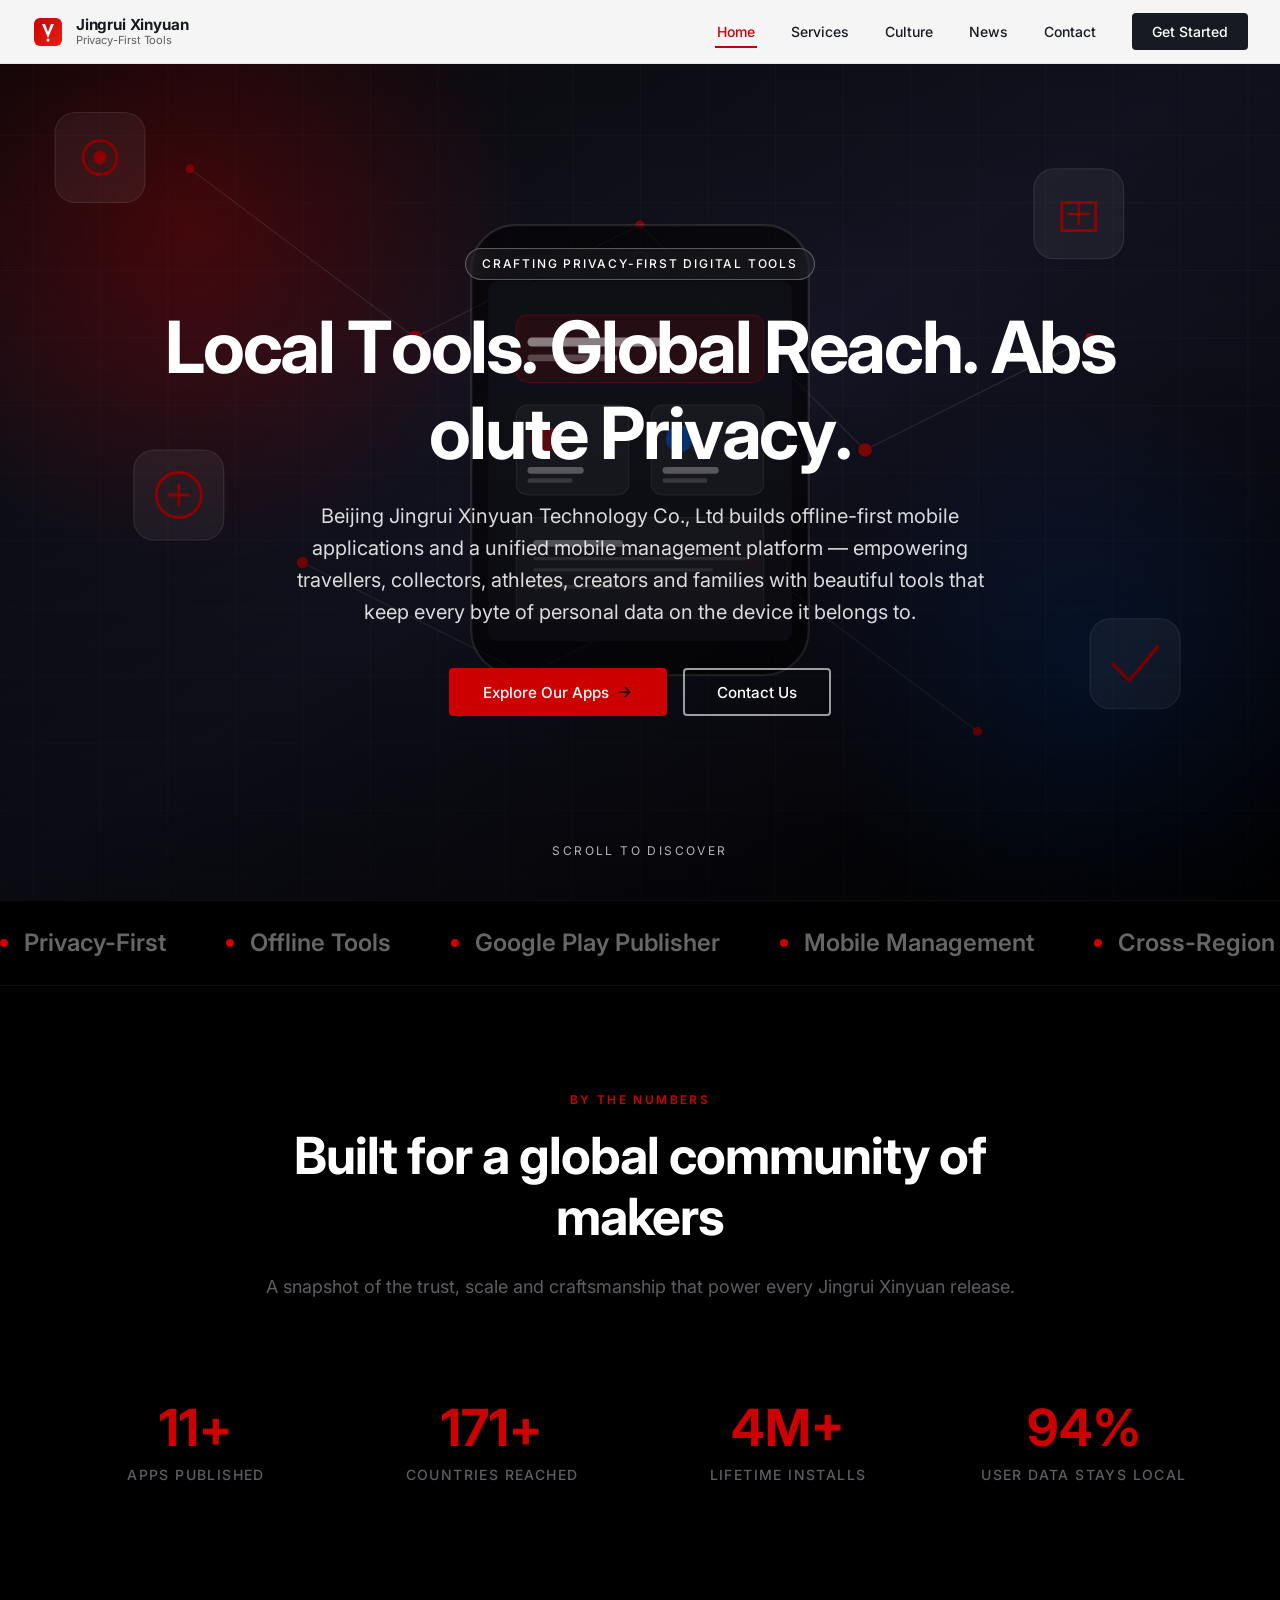
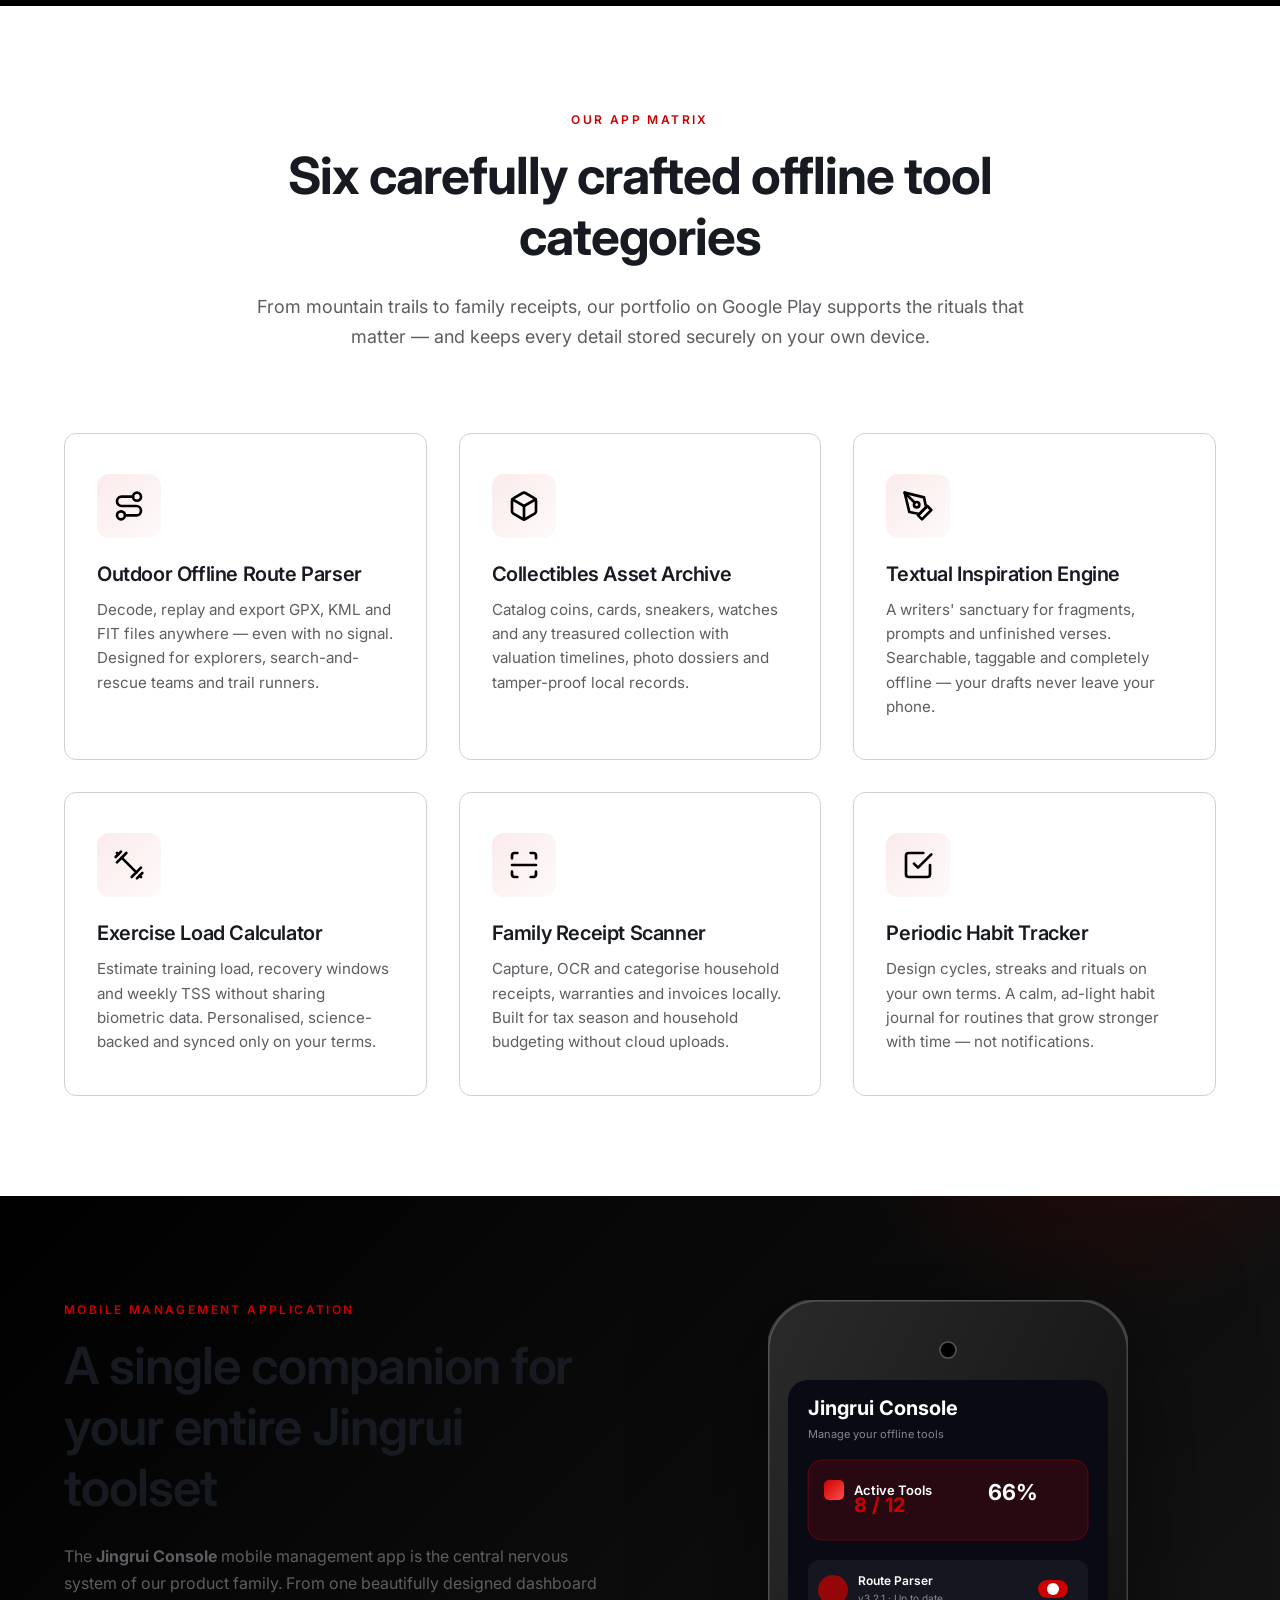
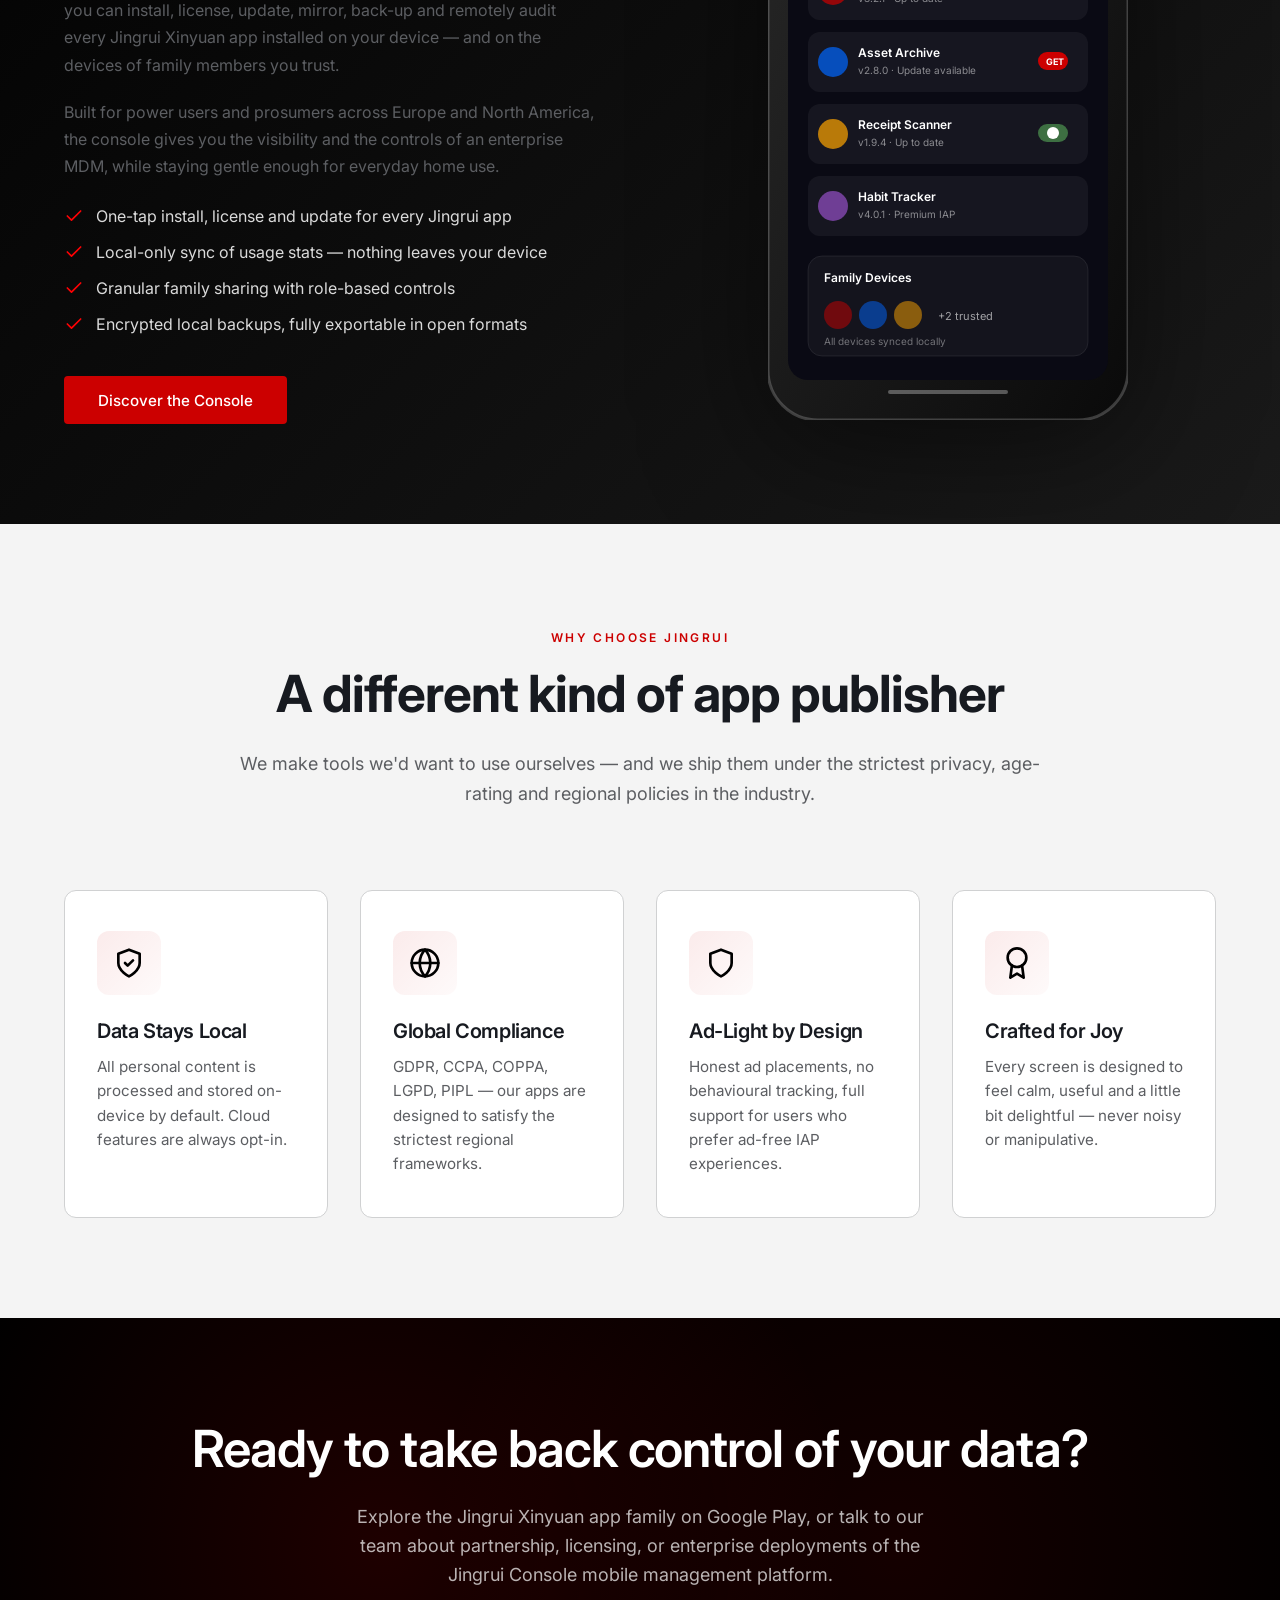
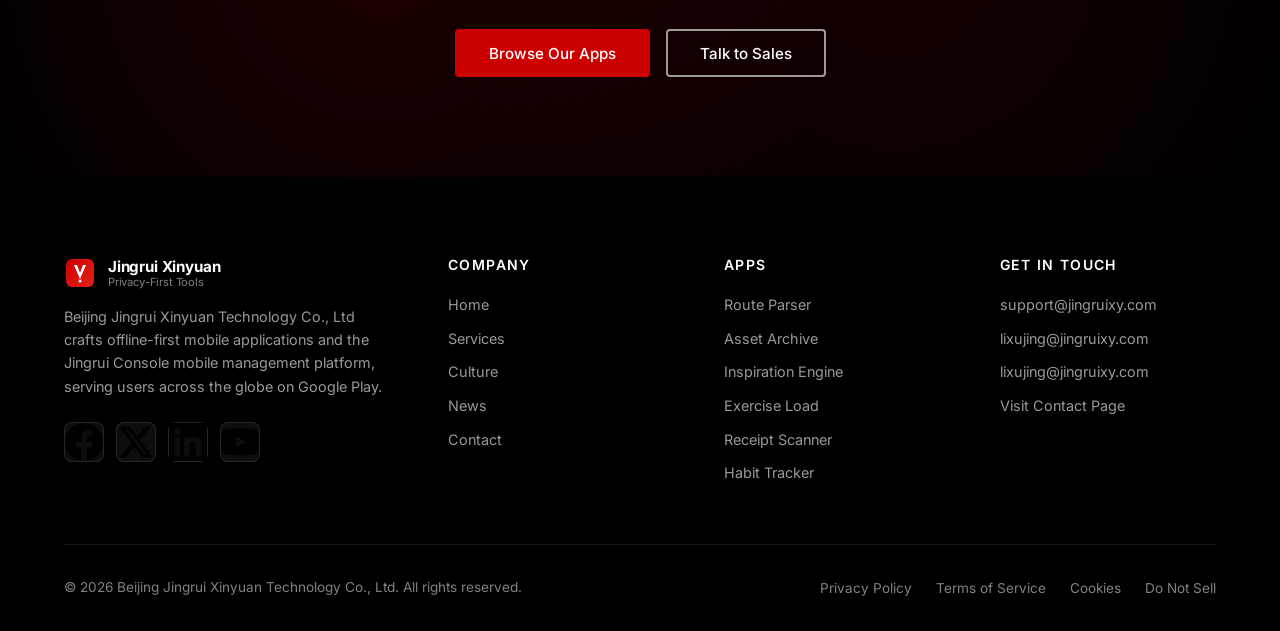
<file: index.html>
<!DOCTYPE html>
<html lang="en">
<head>
    <meta charset="UTF-8">
    <meta name="viewport" content="width=device-width, initial-scale=1.0">
    <meta http-equiv="X-UA-Compatible" content="IE=edge">

    <title>Beijing Jingrui Xinyuan Technology Co., Ltd | Privacy-First Localized Tools & Mobile Apps</title>
    <meta name="description" content="Beijing Jingrui Xinyuan Technology Co., Ltd delivers privacy-first localized tools and a portfolio of mobile apps on Google Play - outdoor route parsers, collectibles archives, fitness trackers, receipt scanners and more. Your data stays on your device.">
    <meta name="keywords" content="Jingrui Xinyuan, privacy-first apps, offline tools, mobile management, Google Play apps, localized tools, Android apps, offline route parser, collectibles asset archive, fitness tracker, receipt scanner, habit tracker">
    <meta name="author" content="Beijing Jingrui Xinyuan Technology Co., Ltd">
    <meta name="robots" content="index, follow, max-image-preview:large, max-snippet:-1, max-video-preview:-1">
    <meta name="googlebot" content="index, follow">
    <meta name="theme-color" content="#cc0000">
    <meta name="msapplication-TileColor" content="#cc0000">
    <link rel="canonical" href="https://www.jingruixy.com/">
    <link rel="alternate" hreflang="en" href="https://www.jingruixy.com/">
    <link rel="alternate" hreflang="x-default" href="https://www.jingruixy.com/">

    <!-- Open Graph / Facebook -->
    <meta property="og:type" content="website">
    <meta property="og:url" content="https://www.jingruixy.com/">
    <meta property="og:title" content="Beijing Jingrui Xinyuan Technology | Privacy-First Local Tools">
    <meta property="og:description" content="Crafting offline-first mobile tools for travel, fitness, collectibles, creativity, and family life. Data never leaves your device.">
    <meta property="og:image" content="https://www.jingruixy.com/images/hero-illustration.svg">
    <meta property="og:locale" content="en_US">
    <meta property="og:site_name" content="Jingrui Xinyuan">

    <!-- Twitter -->
    <meta name="twitter:card" content="summary_large_image">
    <meta name="twitter:url" content="https://www.jingruixy.com/">
    <meta name="twitter:title" content="Beijing Jingrui Xinyuan Technology | Privacy-First Local Tools">
    <meta name="twitter:description" content="Crafting offline-first mobile tools for travel, fitness, collectibles, creativity, and family life.">
    <meta name="twitter:image" content="https://www.jingruixy.com/images/hero-illustration.svg">

    <link rel="icon" type="image/svg+xml" href="images/favicon.svg">
    <link rel="apple-touch-icon" href="images/favicon.svg">
    <link rel="preconnect" href="https://fonts.googleapis.com">
    <link rel="preconnect" href="https://fonts.gstatic.com" crossorigin>
    <link href="https://fonts.googleapis.com/css2?family=Inter:wght@300;400;500;600;700;800;900&display=swap" rel="stylesheet">

    <link rel="stylesheet" href="css/style.css">
    <link rel="stylesheet" href="css/animations.css">
    <link rel="stylesheet" href="css/responsive.css">

    <script type="application/ld+json">
    {
        "@context": "https://schema.org",
        "@type": "Organization",
        "name": "Beijing Jingrui Xinyuan Technology Co., Ltd",
        "alternateName": "Jingrui Xinyuan",
        "url": "https://www.jingruixy.com",
        "logo": "https://www.jingruixy.com/images/logo.svg",
        "description": "Beijing Jingrui Xinyuan Technology Co., Ltd crafts privacy-first offline mobile tools and a mobile management platform, serving users across the globe on Google Play.",
        "foundingDate": "2018",
        "address": {
            "@type": "PostalAddress",
            "streetAddress": "Building 6, Courtyard 2, 60 meters west of Wanggezhuang Village, Shilibao Town",
            "addressLocality": "Miyun District, Beijing",
            "postalCode": "100000",
            "addressCountry": "CN"
        },
        "contactPoint": [
            {
                "@type": "ContactPoint",
                "contactType": "customer support",
                "email": "support@jingruixy.com",
                "availableLanguage": ["English"]
            },
            {
                "@type": "ContactPoint",
                "contactType": "business development",
                "email": "lixujing@jingruixy.com",
                "availableLanguage": ["English", "Chinese"]
            }
        ],
        "sameAs": [
            "https://play.google.com/store/apps/dev?id=jingruixy"
        ],
        "knowsAbout": ["Mobile Applications", "Privacy-First Software", "Offline Tools", "IAA Monetization", "IAP Monetization", "Google Play Publishing"]
    }
    </script>
</head>
<body>
    <!-- Loading screen -->
    <div class="loader" aria-hidden="true">
        <div class="loader-content">
            <img src="images/logo.svg" alt="Jingrui Xinyuan" class="loader-logo">
            <div class="loader-text">Loading</div>
            <div class="loader-bar"></div>
        </div>
    </div>

    <!-- Scroll Progress Bar -->
    <div class="scroll-progress" aria-hidden="true"></div>

    <!-- Header -->
    <header class="site-header" role="banner">
        <div class="header-inner">
            <a href="index.html" class="brand" aria-label="Jingrui Xinyuan Home">
                <img src="images/logo.svg" alt="" class="brand-logo" aria-hidden="true">
                <div class="brand-text">
                    <span class="brand-name">Jingrui Xinyuan</span>
                    <span class="brand-tagline">Privacy-First Tools</span>
                </div>
            </a>
            <nav class="main-nav" role="navigation" aria-label="Main Navigation">
                <ul class="nav-list">
                    <li><a href="index.html" class="nav-link">Home</a></li>
                    <li><a href="services.html" class="nav-link">Services</a></li>
                    <li><a href="culture.html" class="nav-link">Culture</a></li>
                    <li><a href="news.html" class="nav-link">News</a></li>
                    <li><a href="contact.html" class="nav-link">Contact</a></li>
                </ul>
                <a href="contact.html" class="header-cta">Get Started</a>
            </nav>
            <button class="nav-toggle" aria-label="Toggle menu" aria-expanded="false">
                <span></span>
                <span></span>
                <span></span>
            </button>
        </div>
    </header>

    <main id="main-content">
        <!-- Hero Section -->
        <section class="hero" aria-labelledby="hero-title">
            <div class="hero-bg" aria-hidden="true">
                <object data="images/hero-illustration.svg" type="image/svg+xml" aria-hidden="true" style="width:100%;height:100%;pointer-events:none;"></object>
            </div>
            <div class="particles" aria-hidden="true"></div>
            <div class="hero-content">
                <span class="hero-eyebrow">Crafting Privacy-First Digital Tools</span>
                <h1 id="hero-title" class="hero-title hero-title-anim">Local Tools. Global Reach. Absolute Privacy.</h1>
                <p class="hero-subtitle">Beijing Jingrui Xinyuan Technology Co., Ltd builds offline-first mobile applications and a unified mobile management platform — empowering travellers, collectors, athletes, creators and families with beautiful tools that keep every byte of personal data on the device it belongs to.</p>
                <div class="hero-actions">
                    <a href="services.html" class="btn btn-primary">
                        Explore Our Apps
                        <img src="images/icon-arrow-right.svg" alt="" width="16" height="16">
                    </a>
                    <a href="contact.html" class="btn btn-outline-white">Contact Us</a>
                </div>
            </div>
            <div class="hero-scroll" aria-hidden="true">Scroll to discover</div>
        </section>

        <!-- Marquee / Brands -->
        <div class="marquee" aria-hidden="true">
            <div class="marquee-content">
                <span class="marquee-item"><span class="dot"></span>Privacy-First</span>
                <span class="marquee-item"><span class="dot"></span>Offline Tools</span>
                <span class="marquee-item"><span class="dot"></span>Google Play Publisher</span>
                <span class="marquee-item"><span class="dot"></span>Mobile Management</span>
                <span class="marquee-item"><span class="dot"></span>Cross-Region Compliant</span>
                <span class="marquee-item"><span class="dot"></span>Data Never Leaves Device</span>
                <span class="marquee-item"><span class="dot"></span>Privacy-First</span>
                <span class="marquee-item"><span class="dot"></span>Offline Tools</span>
                <span class="marquee-item"><span class="dot"></span>Google Play Publisher</span>
                <span class="marquee-item"><span class="dot"></span>Mobile Management</span>
                <span class="marquee-item"><span class="dot"></span>Cross-Region Compliant</span>
                <span class="marquee-item"><span class="dot"></span>Data Never Leaves Device</span>
            </div>
        </div>

        <!-- Stats Section -->
        <section class="section section-dark stats-section" aria-labelledby="stats-title">
            <div class="container">
                <div class="section-header">
                    <span class="section-eyebrow">By the Numbers</span>
                    <h2 id="stats-title" class="section-title">Built for a global community of makers</h2>
                    <p class="section-subtitle">A snapshot of the trust, scale and craftsmanship that power every Jingrui Xinyuan release.</p>
                </div>
                <div class="stats-grid">
                    <div class="stat-item fade-in">
                        <span class="stat-number"><span class="counter" data-target="12">0</span>+</span>
                        <span class="stat-label">Apps Published</span>
                    </div>
                    <div class="stat-item fade-in">
                        <span class="stat-number"><span class="counter" data-target="180">0</span>+</span>
                        <span class="stat-label">Countries Reached</span>
                    </div>
                    <div class="stat-item fade-in">
                        <span class="stat-number"><span class="counter" data-target="5">0</span>M+</span>
                        <span class="stat-label">Lifetime Installs</span>
                    </div>
                    <div class="stat-item fade-in">
                        <span class="stat-number"><span class="counter" data-target="99">0</span>%</span>
                        <span class="stat-label">User Data Stays Local</span>
                    </div>
                </div>
            </div>
        </section>

        <!-- Services / App Matrix Section -->
        <section class="section" aria-labelledby="services-title">
            <div class="container">
                <div class="section-header">
                    <span class="section-eyebrow">Our App Matrix</span>
                    <h2 id="services-title" class="section-title">Six carefully crafted offline tool categories</h2>
                    <p class="section-subtitle">From mountain trails to family receipts, our portfolio on Google Play supports the rituals that matter — and keeps every detail stored securely on your own device.</p>
                </div>

                <div class="grid grid-3">
                    <article class="feature-card shine-effect fade-in" data-reveal>
                        <div class="feature-icon">
                            <img src="images/icon-route.svg" alt="" width="32" height="32">
                        </div>
                        <h3 class="feature-title">Outdoor Offline Route Parser</h3>
                        <p class="feature-description">Decode, replay and export GPX, KML and FIT files anywhere — even with no signal. Designed for explorers, search-and-rescue teams and trail runners.</p>
                    </article>
                    <article class="feature-card shine-effect fade-in" data-reveal>
                        <div class="feature-icon">
                            <img src="images/icon-collectibles.svg" alt="" width="32" height="32">
                        </div>
                        <h3 class="feature-title">Collectibles Asset Archive</h3>
                        <p class="feature-description">Catalog coins, cards, sneakers, watches and any treasured collection with valuation timelines, photo dossiers and tamper-proof local records.</p>
                    </article>
                    <article class="feature-card shine-effect fade-in" data-reveal>
                        <div class="feature-icon">
                            <img src="images/icon-creativity.svg" alt="" width="32" height="32">
                        </div>
                        <h3 class="feature-title">Textual Inspiration Engine</h3>
                        <p class="feature-description">A writers' sanctuary for fragments, prompts and unfinished verses. Searchable, taggable and completely offline — your drafts never leave your phone.</p>
                    </article>
                    <article class="feature-card shine-effect fade-in" data-reveal>
                        <div class="feature-icon">
                            <img src="images/icon-fitness.svg" alt="" width="32" height="32">
                        </div>
                        <h3 class="feature-title">Exercise Load Calculator</h3>
                        <p class="feature-description">Estimate training load, recovery windows and weekly TSS without sharing biometric data. Personalised, science-backed and synced only on your terms.</p>
                    </article>
                    <article class="feature-card shine-effect fade-in" data-reveal>
                        <div class="feature-icon">
                            <img src="images/icon-scanner.svg" alt="" width="32" height="32">
                        </div>
                        <h3 class="feature-title">Family Receipt Scanner</h3>
                        <p class="feature-description">Capture, OCR and categorise household receipts, warranties and invoices locally. Built for tax season and household budgeting without cloud uploads.</p>
                    </article>
                    <article class="feature-card shine-effect fade-in" data-reveal>
                        <div class="feature-icon">
                            <img src="images/icon-habit.svg" alt="" width="32" height="32">
                        </div>
                        <h3 class="feature-title">Periodic Habit Tracker</h3>
                        <p class="feature-description">Design cycles, streaks and rituals on your own terms. A calm, ad-light habit journal for routines that grow stronger with time — not notifications.</p>
                    </article>
                </div>
            </div>
        </section>

        <!-- Mobile Management Highlight Section -->
        <section class="section mobile-highlight" aria-labelledby="mobile-title">
            <div class="container">
                <div class="split">
                    <div class="split-content fade-in-left">
                        <span class="section-eyebrow">Mobile Management Application</span>
                        <h2 id="mobile-title">A single companion for your entire Jingrui toolset</h2>
                        <p>The <strong>Jingrui Console</strong> mobile management app is the central nervous system of our product family. From one beautifully designed dashboard you can install, license, update, mirror, back-up and remotely audit every Jingrui Xinyuan app installed on your device — and on the devices of family members you trust.</p>
                        <p>Built for power users and prosumers across Europe and North America, the console gives you the visibility and the controls of an enterprise MDM, while staying gentle enough for everyday home use.</p>
                        <ul style="margin: 24px 0; padding-left: 0; list-style: none;">
                            <li style="display: flex; align-items: center; gap: 12px; margin-bottom: 12px; color: rgba(255,255,255,0.85);">
                                <img src="images/icon-check.svg" width="20" height="20" alt="" style="filter: brightness(0) saturate(100%) invert(20%) sepia(95%) saturate(7460%) hue-rotate(354deg) brightness(95%) contrast(115%);">
                                <span>One-tap install, license and update for every Jingrui app</span>
                            </li>
                            <li style="display: flex; align-items: center; gap: 12px; margin-bottom: 12px; color: rgba(255,255,255,0.85);">
                                <img src="images/icon-check.svg" width="20" height="20" alt="" style="filter: brightness(0) saturate(100%) invert(20%) sepia(95%) saturate(7460%) hue-rotate(354deg) brightness(95%) contrast(115%);">
                                <span>Local-only sync of usage stats — nothing leaves your device</span>
                            </li>
                            <li style="display: flex; align-items: center; gap: 12px; margin-bottom: 12px; color: rgba(255,255,255,0.85);">
                                <img src="images/icon-check.svg" width="20" height="20" alt="" style="filter: brightness(0) saturate(100%) invert(20%) sepia(95%) saturate(7460%) hue-rotate(354deg) brightness(95%) contrast(115%);">
                                <span>Granular family sharing with role-based controls</span>
                            </li>
                            <li style="display: flex; align-items: center; gap: 12px; margin-bottom: 12px; color: rgba(255,255,255,0.85);">
                                <img src="images/icon-check.svg" width="20" height="20" alt="" style="filter: brightness(0) saturate(100%) invert(20%) sepia(95%) saturate(7460%) hue-rotate(354deg) brightness(95%) contrast(115%);">
                                <span>Encrypted local backups, fully exportable in open formats</span>
                            </li>
                        </ul>
                        <a href="services.html" class="btn btn-primary">Discover the Console</a>
                    </div>
                    <div class="mobile-mockup fade-in-right">
                        <svg viewBox="0 0 360 720" xmlns="http://www.w3.org/2000/svg" width="360" height="720" style="max-width: 100%; height: auto;">
                            <defs>
                                <linearGradient id="phoneGrad" x1="0" y1="0" x2="1" y2="1">
                                    <stop offset="0" stop-color="#2a2a2a"/>
                                    <stop offset="1" stop-color="#0a0a0a"/>
                                </linearGradient>
                                <linearGradient id="accGrad" x1="0" y1="0" x2="1" y2="1">
                                    <stop offset="0" stop-color="#cc0000"/>
                                    <stop offset="1" stop-color="#ff4d4d"/>
                                </linearGradient>
                            </defs>
                            <rect x="0" y="0" width="360" height="720" rx="50" fill="url(#phoneGrad)" stroke="rgba(255,255,255,0.2)" stroke-width="3"/>
                            <rect x="20" y="80" width="320" height="600" rx="20" fill="#0a0a14"/>
                            <circle cx="180" cy="50" r="8" fill="#000" stroke="rgba(255,255,255,0.3)" stroke-width="1.5"/>
                            <text x="40" y="115" font-family="Inter" font-size="20" font-weight="700" fill="#fff">Jingrui Console</text>
                            <text x="40" y="138" font-family="Inter" font-size="11" fill="rgba(255,255,255,0.5)">Manage your offline tools</text>

                            <rect x="40" y="160" width="280" height="80" rx="14" fill="rgba(204,0,0,0.15)" stroke="rgba(204,0,0,0.4)" stroke-width="1"/>
                            <rect x="56" y="180" width="20" height="20" rx="5" fill="url(#accGrad)"/>
                            <text x="86" y="195" font-family="Inter" font-size="13" font-weight="600" fill="#fff">Active Tools</text>
                            <text x="86" y="212" font-family="Inter" font-size="20" font-weight="700" fill="#cc0000">8 / 12</text>
                            <text x="220" y="200" font-family="Inter" font-size="22" font-weight="700" fill="#fff">66%</text>

                            <rect x="40" y="260" width="280" height="60" rx="12" fill="rgba(255,255,255,0.05)"/>
                            <circle cx="65" cy="290" r="15" fill="rgba(204,0,0,0.7)"/>
                            <text x="90" y="285" font-family="Inter" font-size="12" font-weight="600" fill="#fff">Route Parser</text>
                            <text x="90" y="302" font-family="Inter" font-size="10" fill="rgba(255,255,255,0.5)">v3.2.1 · Up to date</text>
                            <rect x="270" y="280" width="30" height="18" rx="9" fill="#cc0000"/>
                            <circle cx="285" cy="289" r="6" fill="#fff"/>

                            <rect x="40" y="332" width="280" height="60" rx="12" fill="rgba(255,255,255,0.05)"/>
                            <circle cx="65" cy="362" r="15" fill="rgba(0,102,255,0.7)"/>
                            <text x="90" y="357" font-family="Inter" font-size="12" font-weight="600" fill="#fff">Asset Archive</text>
                            <text x="90" y="374" font-family="Inter" font-size="10" fill="rgba(255,255,255,0.5)">v2.8.0 · Update available</text>
                            <rect x="270" y="352" width="30" height="18" rx="9" fill="#cc0000"/>
                            <text x="278" y="365" font-family="Inter" font-size="9" font-weight="700" fill="#fff">GET</text>

                            <rect x="40" y="404" width="280" height="60" rx="12" fill="rgba(255,255,255,0.05)"/>
                            <circle cx="65" cy="434" r="15" fill="rgba(255,165,0,0.7)"/>
                            <text x="90" y="429" font-family="Inter" font-size="12" font-weight="600" fill="#fff">Receipt Scanner</text>
                            <text x="90" y="446" font-family="Inter" font-size="10" fill="rgba(255,255,255,0.5)">v1.9.4 · Up to date</text>
                            <rect x="270" y="424" width="30" height="18" rx="9" fill="rgba(100,200,100,0.5)"/>
                            <circle cx="285" cy="433" r="6" fill="#fff"/>

                            <rect x="40" y="476" width="280" height="60" rx="12" fill="rgba(255,255,255,0.05)"/>
                            <circle cx="65" cy="506" r="15" fill="rgba(150,80,200,0.7)"/>
                            <text x="90" y="501" font-family="Inter" font-size="12" font-weight="600" fill="#fff">Habit Tracker</text>
                            <text x="90" y="518" font-family="Inter" font-size="10" fill="rgba(255,255,255,0.5)">v4.0.1 · Premium IAP</text>

                            <rect x="40" y="556" width="280" height="100" rx="14" fill="rgba(255,255,255,0.04)" stroke="rgba(255,255,255,0.08)"/>
                            <text x="56" y="582" font-family="Inter" font-size="12" font-weight="600" fill="#fff">Family Devices</text>
                            <circle cx="70" cy="615" r="14" fill="rgba(204,0,0,0.5)"/>
                            <circle cx="105" cy="615" r="14" fill="rgba(0,102,255,0.5)"/>
                            <circle cx="140" cy="615" r="14" fill="rgba(255,165,0,0.5)"/>
                            <text x="170" y="620" font-family="Inter" font-size="11" fill="rgba(255,255,255,0.6)">+2 trusted</text>
                            <text x="56" y="645" font-family="Inter" font-size="10" fill="rgba(255,255,255,0.4)">All devices synced locally</text>

                            <rect x="120" y="690" width="120" height="4" rx="2" fill="rgba(255,255,255,0.3)"/>
                        </svg>
                    </div>
                </div>
            </div>
        </section>

        <!-- Why Choose Us Section -->
        <section class="section section-gray" aria-labelledby="why-title">
            <div class="container">
                <div class="section-header">
                    <span class="section-eyebrow">Why Choose Jingrui</span>
                    <h2 id="why-title" class="section-title">A different kind of app publisher</h2>
                    <p class="section-subtitle">We make tools we'd want to use ourselves — and we ship them under the strictest privacy, age-rating and regional policies in the industry.</p>
                </div>

                <div class="grid grid-4">
                    <div class="feature-card fade-in">
                        <div class="feature-icon">
                            <img src="images/icon-privacy.svg" alt="" width="32" height="32">
                        </div>
                        <h3 class="feature-title">Data Stays Local</h3>
                        <p class="feature-description">All personal content is processed and stored on-device by default. Cloud features are always opt-in.</p>
                    </div>
                    <div class="feature-card fade-in">
                        <div class="feature-icon">
                            <img src="images/icon-globe.svg" alt="" width="32" height="32">
                        </div>
                        <h3 class="feature-title">Global Compliance</h3>
                        <p class="feature-description">GDPR, CCPA, COPPA, LGPD, PIPL — our apps are designed to satisfy the strictest regional frameworks.</p>
                    </div>
                    <div class="feature-card fade-in">
                        <div class="feature-icon">
                            <img src="images/icon-shield.svg" alt="" width="32" height="32">
                        </div>
                        <h3 class="feature-title">Ad-Light by Design</h3>
                        <p class="feature-description">Honest ad placements, no behavioural tracking, full support for users who prefer ad-free IAP experiences.</p>
                    </div>
                    <div class="feature-card fade-in">
                        <div class="feature-icon">
                            <img src="images/icon-award.svg" alt="" width="32" height="32">
                        </div>
                        <h3 class="feature-title">Crafted for Joy</h3>
                        <p class="feature-description">Every screen is designed to feel calm, useful and a little bit delightful — never noisy or manipulative.</p>
                    </div>
                </div>
            </div>
        </section>

        <!-- CTA Section -->
        <section class="cta-section" aria-labelledby="cta-title">
            <div class="container">
                <h2 id="cta-title" class="fade-in">Ready to take back control of your data?</h2>
                <p class="fade-in">Explore the Jingrui Xinyuan app family on Google Play, or talk to our team about partnership, licensing, or enterprise deployments of the Jingrui Console mobile management platform.</p>
                <div class="hero-actions fade-in">
                    <a href="services.html" class="btn btn-primary magnetic">Browse Our Apps</a>
                    <a href="contact.html" class="btn btn-outline-white magnetic">Talk to Sales</a>
                </div>
            </div>
        </section>
    </main>

    <!-- Footer -->
    <footer class="site-footer" role="contentinfo">
        <div class="container">
            <div class="footer-grid">
                <div class="footer-brand">
                    <a href="index.html" class="brand" aria-label="Jingrui Xinyuan">
                        <img src="images/logo.svg" alt="" class="brand-logo" aria-hidden="true">
                        <div class="brand-text">
                            <span class="brand-name" style="color:#fff;">Jingrui Xinyuan</span>
                            <span class="brand-tagline" style="color:rgba(255,255,255,0.5);">Privacy-First Tools</span>
                        </div>
                    </a>
                    <p>Beijing Jingrui Xinyuan Technology Co., Ltd crafts offline-first mobile applications and the Jingrui Console mobile management platform, serving users across the globe on Google Play.</p>
                    <div class="footer-social">
                        <a href="#" class="social-link" aria-label="Facebook"><img src="images/icon-facebook.svg" alt=""></a>
                        <a href="#" class="social-link" aria-label="Twitter"><img src="images/icon-twitter.svg" alt=""></a>
                        <a href="#" class="social-link" aria-label="LinkedIn"><img src="images/icon-linkedin.svg" alt=""></a>
                        <a href="#" class="social-link" aria-label="YouTube"><img src="images/icon-youtube.svg" alt=""></a>
                    </div>
                </div>
                <div>
                    <h4 class="footer-heading">Company</h4>
                    <div class="footer-links">
                        <a href="index.html">Home</a>
                        <a href="services.html">Services</a>
                        <a href="culture.html">Culture</a>
                        <a href="news.html">News</a>
                        <a href="contact.html">Contact</a>
                    </div>
                </div>
                <div>
                    <h4 class="footer-heading">Apps</h4>
                    <div class="footer-links">
                        <a href="services.html#route">Route Parser</a>
                        <a href="services.html#archive">Asset Archive</a>
                        <a href="services.html#inspiration">Inspiration Engine</a>
                        <a href="services.html#fitness">Exercise Load</a>
                        <a href="services.html#scanner">Receipt Scanner</a>
                        <a href="services.html#habit">Habit Tracker</a>
                    </div>
                </div>
                <div>
                    <h4 class="footer-heading">Get in Touch</h4>
                    <div class="footer-links">
                        <a href="mailto:support@jingruixy.com">support@jingruixy.com</a>
                        <a href="mailto:lixujing@jingruixy.com">lixujing@jingruixy.com</a>
<a href="mailto:lixujing@jingruixy.com">lixujing@jingruixy.com</a>
                        <a href="contact.html">Visit Contact Page</a>
                    </div>
                </div>
            </div>
            <div class="footer-bottom">
                <p class="footer-copyright">&copy; <span class="current-year">2026</span> Beijing Jingrui Xinyuan Technology Co., Ltd. All rights reserved.</p>
                <div class="footer-legal">
                    <a href="privacy-policy.html">Privacy Policy</a>
                    <a href="terms-of-service.html">Terms of Service</a>
                    <a href="privacy-policy.html#cookies">Cookies</a>
                    <a href="privacy-policy.html#dnt">Do Not Sell</a>
                </div>
            </div>
        </div>
    </footer>

    <a href="#" class="back-to-top" aria-label="Back to top">
        <img src="images/icon-arrow-up.svg" alt="">
    </a>

    <script src="js/main.js"></script>
    <script src="js/animations.js"></script>
</body>
</html>
</file>
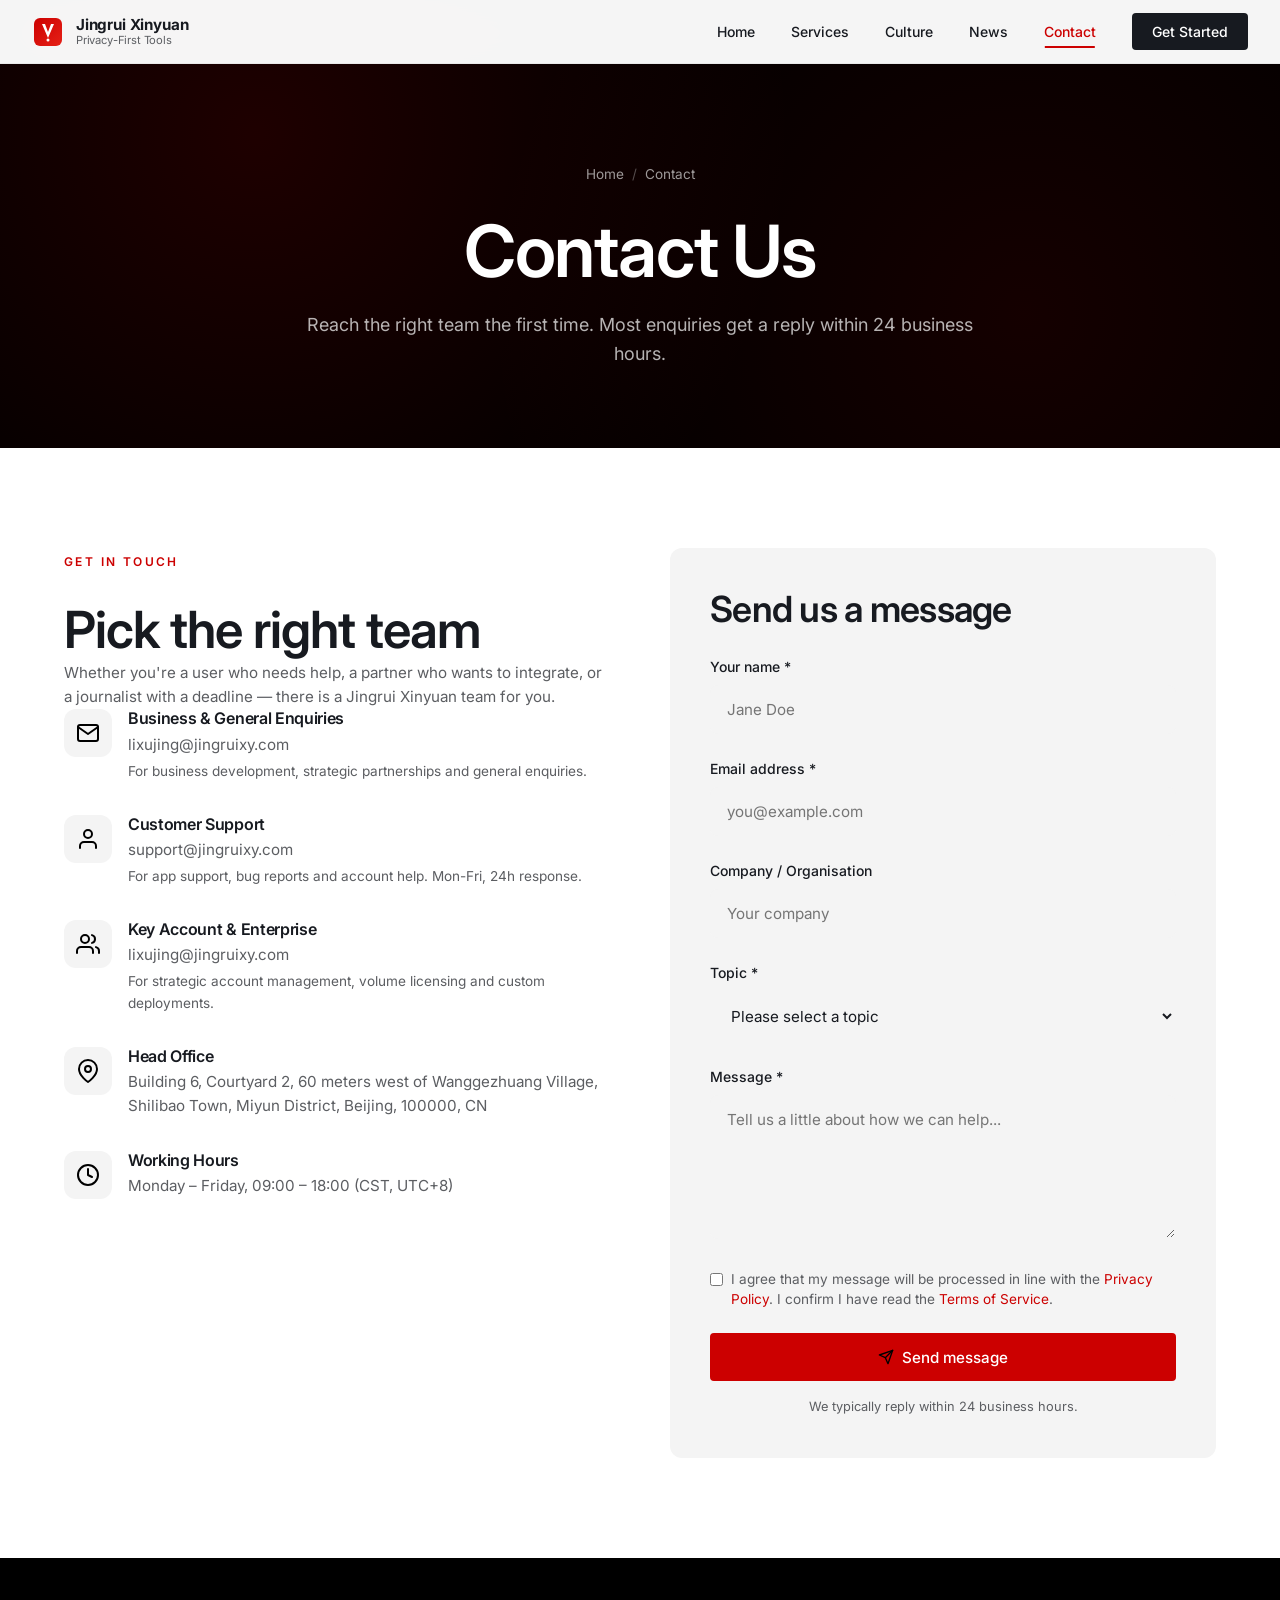
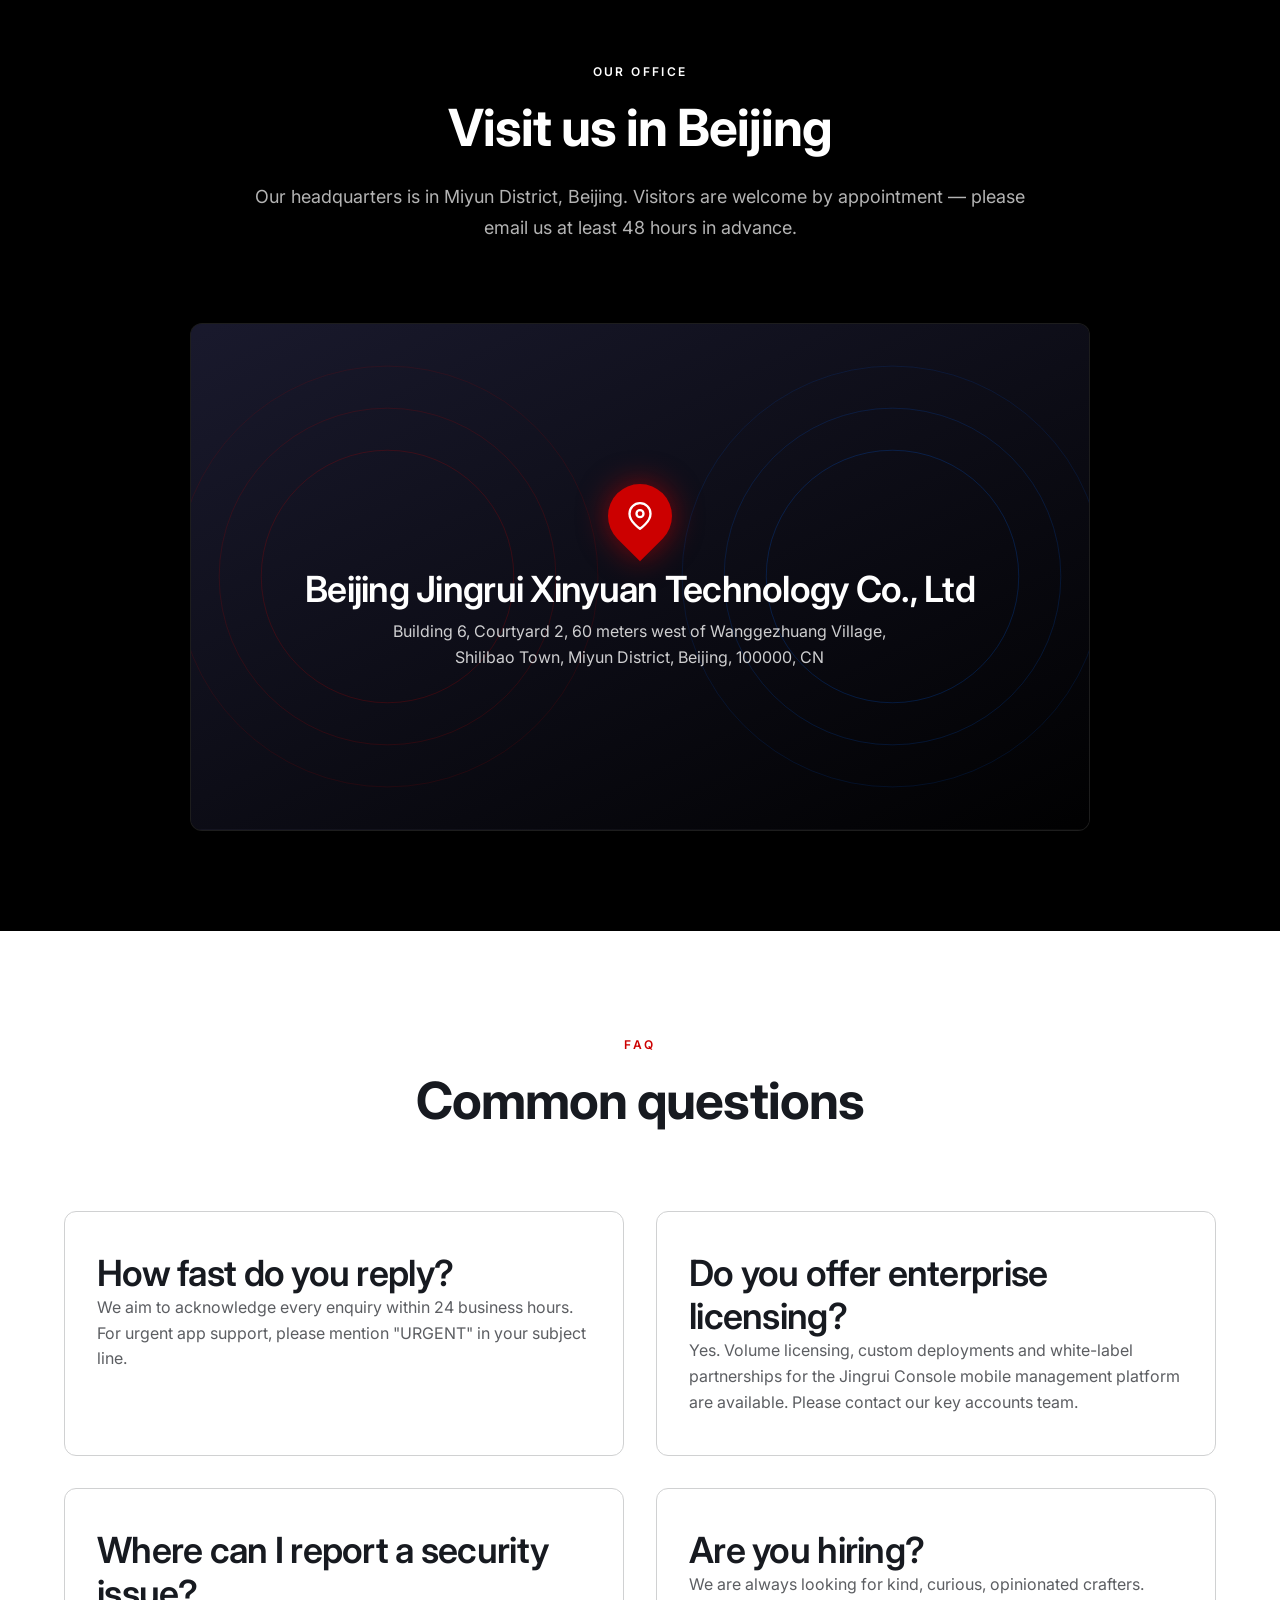
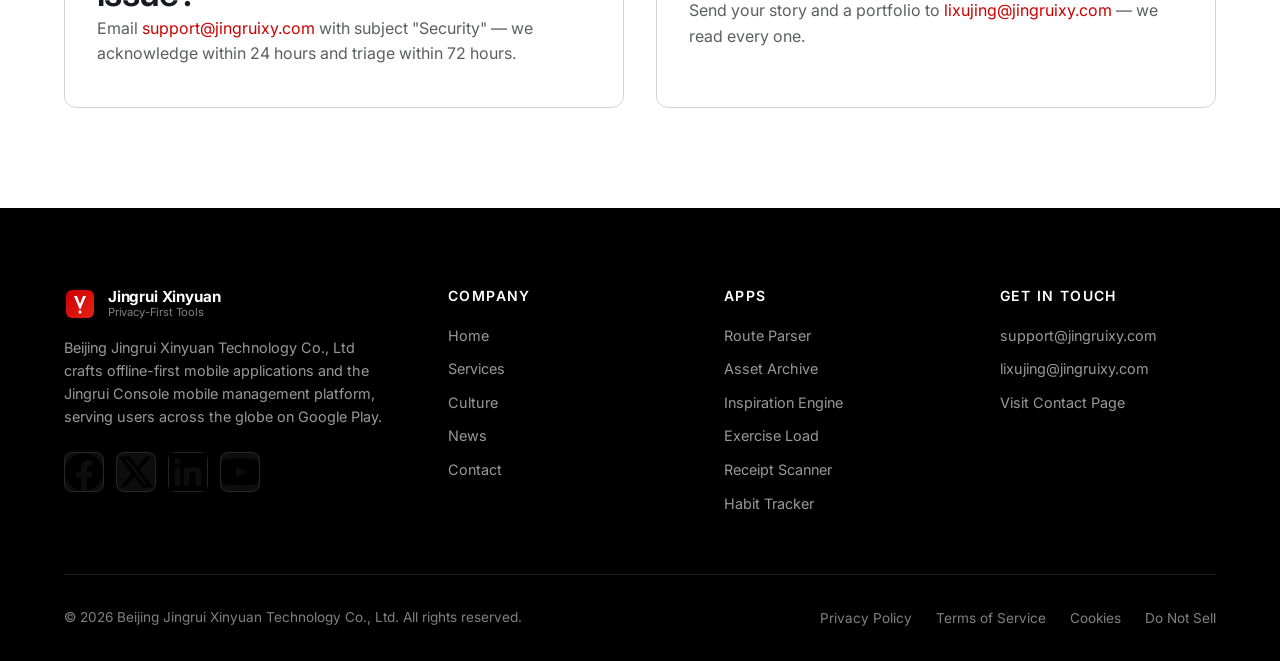
<file: contact.html>
<!DOCTYPE html>
<html lang="en">
<head>
    <meta charset="UTF-8">
    <meta name="viewport" content="width=device-width, initial-scale=1.0">
    <title>Contact Us | Beijing Jingrui Xinyuan Technology Co., Ltd</title>
    <meta name="description" content="Get in touch with the Jingrui Xinyuan team — support, sales, partnerships, press and careers. We typically reply within 24 business hours.">
    <meta name="keywords" content="Jingrui Xinyuan contact, support, sales, partnership, press, careers, Beijing Miyun office">
    <meta name="robots" content="index, follow">
    <link rel="canonical" href="https://www.jingruixy.com/contact.html">
    <link rel="icon" type="image/svg+xml" href="images/favicon.svg">
    <link rel="preconnect" href="https://fonts.googleapis.com">
    <link rel="preconnect" href="https://fonts.gstatic.com" crossorigin>
    <link href="https://fonts.googleapis.com/css2?family=Inter:wght@300;400;500;600;700;800;900&display=swap" rel="stylesheet">
    <link rel="stylesheet" href="css/style.css">
    <link rel="stylesheet" href="css/animations.css">
    <link rel="stylesheet" href="css/responsive.css">
    <meta property="og:title" content="Contact Us | Beijing Jingrui Xinyuan Technology Co., Ltd">
    <meta property="og:description" content="Reach our support, sales, partnership, press and careers teams.">
    <meta property="og:type" content="website">
    <meta property="og:url" content="https://www.jingruixy.com/contact.html">
    <script type="application/ld+json">
    {
        "@context":"https://schema.org","@type":"ContactPage",
        "name":"Contact Jingrui Xinyuan",
        "url":"https://www.jingruixy.com/contact.html",
        "publisher":{"@type":"Organization","name":"Beijing Jingrui Xinyuan Technology Co., Ltd","address":{"@type":"PostalAddress","streetAddress":"Building 6, Courtyard 2, 60 meters west of Wanggezhuang Village, Shilibao Town, Miyun District, Beijing","postalCode":"100000","addressCountry":"CN"}}
    }
    </script>
</head>
<body>
    <div class="loader" aria-hidden="true">
        <div class="loader-content">
            <img src="images/logo.svg" alt="" class="loader-logo">
            <div class="loader-text">Loading</div>
            <div class="loader-bar"></div>
        </div>
    </div>
    <div class="scroll-progress" aria-hidden="true"></div>

    <header class="site-header" role="banner">
        <div class="header-inner">
            <a href="index.html" class="brand">
                <img src="images/logo.svg" alt="" class="brand-logo">
                <div class="brand-text">
                    <span class="brand-name">Jingrui Xinyuan</span>
                    <span class="brand-tagline">Privacy-First Tools</span>
                </div>
            </a>
            <nav class="main-nav">
                <ul class="nav-list">
                    <li><a href="index.html" class="nav-link">Home</a></li>
                    <li><a href="services.html" class="nav-link">Services</a></li>
                    <li><a href="culture.html" class="nav-link">Culture</a></li>
                    <li><a href="news.html" class="nav-link">News</a></li>
                    <li><a href="contact.html" class="nav-link">Contact</a></li>
                </ul>
                <a href="contact.html" class="header-cta">Get Started</a>
            </nav>
            <button class="nav-toggle"><span></span><span></span><span></span></button>
        </div>
    </header>

    <main>
        <section class="page-header" aria-labelledby="page-title">
            <nav class="breadcrumb">
                <a href="index.html">Home</a>
                <span class="separator">/</span>
                <span>Contact</span>
            </nav>
            <h1 id="page-title">Contact Us</h1>
            <p>Reach the right team the first time. Most enquiries get a reply within 24 business hours.</p>
        </section>

        <!-- Contact Section -->
        <section class="section" aria-labelledby="contact-title">
            <div class="container">
                <h2 id="contact-title" class="visually-hidden" style="position:absolute;left:-9999px;">Send us a message</h2>
                <div class="contact-grid">
                    <div class="contact-info fade-in-left">
                        <div>
                            <span class="section-eyebrow">Get in Touch</span>
                            <h2 style="margin-top:12px;">Pick the right team</h2>
                            <p style="color:var(--color-text-light);">Whether you're a user who needs help, a partner who wants to integrate, or a journalist with a deadline — there is a Jingrui Xinyuan team for you.</p>
                        </div>

                        <div class="contact-info-item">
                            <div class="contact-icon"><img src="images/icon-mail.svg" alt="" width="24" height="24"></div>
                            <div class="contact-info">
                                <h4>Business & General Enquiries</h4>
                                <p><a href="mailto:lixujing@jingruixy.com">lixujing@jingruixy.com</a></p>
                                <p style="font-size:0.85rem;color:var(--color-text-light);margin-top:4px;">For business development, strategic partnerships and general enquiries.</p>
                            </div>
                        </div>

                        <div class="contact-info-item">
                            <div class="contact-icon"><img src="images/icon-user.svg" alt="" width="24" height="24"></div>
                            <div class="contact-info">
                                <h4>Customer Support</h4>
                                <p><a href="mailto:support@jingruixy.com">support@jingruixy.com</a></p>
                                <p style="font-size:0.85rem;color:var(--color-text-light);margin-top:4px;">For app support, bug reports and account help. Mon-Fri, 24h response.</p>
                            </div>
                        </div>

                        <div class="contact-info-item">
                            <div class="contact-icon"><img src="images/icon-team.svg" alt="" width="24" height="24"></div>
                            <div class="contact-info">
                                <h4>Key Account & Enterprise</h4>
                                <p><a href="mailto:lixujing@jingruixy.com">lixujing@jingruixy.com</a></p>
                                <p style="font-size:0.85rem;color:var(--color-text-light);margin-top:4px;">For strategic account management, volume licensing and custom deployments.</p>
                            </div>
                        </div>

                        <div class="contact-info-item">
                            <div class="contact-icon"><img src="images/icon-location.svg" alt="" width="24" height="24"></div>
                            <div class="contact-info">
                                <h4>Head Office</h4>
                                <p>Building 6, Courtyard 2, 60 meters west of Wanggezhuang Village, Shilibao Town, Miyun District, Beijing, 100000, CN</p>
                            </div>
                        </div>

                        <div class="contact-info-item">
                            <div class="contact-icon"><img src="images/icon-clock.svg" alt="" width="24" height="24"></div>
                            <div class="contact-info">
                                <h4>Working Hours</h4>
                                <p>Monday – Friday, 09:00 – 18:00 (CST, UTC+8)</p>
                            </div>
                        </div>
                    </div>

                    <div class="fade-in-right">
                        <form id="contact-form" style="background:var(--color-bg-gray);padding:40px;border-radius:12px;">
                            <h3 style="margin-bottom:24px;">Send us a message</h3>
                            <div class="form-group">
                                <label class="form-label" for="name">Your name *</label>
                                <input type="text" id="name" name="name" required class="form-control" placeholder="Jane Doe">
                            </div>
                            <div class="form-group">
                                <label class="form-label" for="email">Email address *</label>
                                <input type="email" id="email" name="email" required class="form-control" placeholder="you@example.com">
                            </div>
                            <div class="form-group">
                                <label class="form-label" for="company">Company / Organisation</label>
                                <input type="text" id="company" name="company" class="form-control" placeholder="Your company">
                            </div>
                            <div class="form-group">
                                <label class="form-label" for="topic">Topic *</label>
                                <select id="topic" name="topic" required class="form-control">
                                    <option value="">Please select a topic</option>
                                    <option>Customer support</option>
                                    <option>Sales & licensing</option>
                                    <option>Partnership enquiry</option>
                                    <option>Press & media</option>
                                    <option>Careers</option>
                                    <option>Other</option>
                                </select>
                            </div>
                            <div class="form-group">
                                <label class="form-label" for="message">Message *</label>
                                <textarea id="message" name="message" required class="form-control" rows="6" placeholder="Tell us a little about how we can help..."></textarea>
                            </div>
                            <div class="form-group" style="display:flex;gap:8px;align-items:flex-start;">
                                <input type="checkbox" id="consent" name="consent" required style="margin-top:4px;">
                                <label for="consent" style="font-size:0.85rem;color:var(--color-text-light);line-height:1.5;">I agree that my message will be processed in line with the <a href="privacy-policy.html" style="color:var(--color-accent);">Privacy Policy</a>. I confirm I have read the <a href="terms-of-service.html" style="color:var(--color-accent);">Terms of Service</a>.</label>
                            </div>
                            <button type="submit" class="btn btn-primary" style="width:100%;">
                                <img src="images/icon-send.svg" alt="" width="16" height="16"> Send message
                            </button>
                            <p style="font-size:0.8rem;color:var(--color-text-light);margin-top:16px;text-align:center;">We typically reply within 24 business hours.</p>
                        </form>
                    </div>
                </div>
            </div>
        </section>

        <!-- Map / Office Section -->
        <section class="section section-dark" aria-labelledby="office-title">
            <div class="container">
                <div class="section-header">
                    <span class="section-eyebrow" style="color:#fff;">Our Office</span>
                    <h2 id="office-title" class="section-title" style="color:#fff;">Visit us in Beijing</h2>
                    <p class="section-subtitle" style="color:rgba(255,255,255,0.7);">Our headquarters is in Miyun District, Beijing. Visitors are welcome by appointment — please email us at least 48 hours in advance.</p>
                </div>
                <div style="max-width:900px;margin:0 auto;background:rgba(255,255,255,0.04);border:1px solid rgba(255,255,255,0.08);border-radius:12px;overflow:hidden;">
                    <div style="position:relative;aspect-ratio:16/9;background:linear-gradient(135deg,#1a1a2e 0%,#0a0a0a 100%);display:flex;align-items:center;justify-content:center;padding:40px;">
                        <object data="images/contact-hero.svg" type="image/svg+xml" style="width:100%;height:100%;position:absolute;inset:0;"></object>
                        <div style="position:relative;text-align:center;color:#fff;z-index:1;">
                            <div style="width:64px;height:64px;background:#cc0000;border-radius:50% 50% 50% 0;transform:rotate(-45deg);margin:0 auto 20px;display:flex;align-items:center;justify-content:center;box-shadow:0 0 30px rgba(204,0,0,0.6);">
                                <img src="images/icon-location.svg" alt="" width="28" height="28" style="transform:rotate(45deg);filter:brightness(0) invert(1);">
                            </div>
                            <h3 style="color:#fff;margin-bottom:8px;">Beijing Jingrui Xinyuan Technology Co., Ltd</h3>
                            <p style="color:rgba(255,255,255,0.8);">Building 6, Courtyard 2, 60 meters west of Wanggezhuang Village,<br>Shilibao Town, Miyun District, Beijing, 100000, CN</p>
                        </div>
                    </div>
                </div>
            </div>
        </section>

        <!-- FAQ Section -->
        <section class="section" aria-labelledby="faq-title">
            <div class="container">
                <div class="section-header">
                    <span class="section-eyebrow">FAQ</span>
                    <h2 id="faq-title" class="section-title">Common questions</h2>
                </div>
                <div class="grid grid-2">
                    <div class="feature-card">
                        <h3>How fast do you reply?</h3>
                        <p style="color:var(--color-text-light);">We aim to acknowledge every enquiry within 24 business hours. For urgent app support, please mention "URGENT" in your subject line.</p>
                    </div>
                    <div class="feature-card">
                        <h3>Do you offer enterprise licensing?</h3>
                        <p style="color:var(--color-text-light);">Yes. Volume licensing, custom deployments and white-label partnerships for the Jingrui Console mobile management platform are available. Please contact our key accounts team.</p>
                    </div>
                    <div class="feature-card">
                        <h3>Where can I report a security issue?</h3>
                        <p style="color:var(--color-text-light);">Email <a href="mailto:support@jingruixy.com" style="color:var(--color-accent);">support@jingruixy.com</a> with subject "Security" — we acknowledge within 24 hours and triage within 72 hours.</p>
                    </div>
                    <div class="feature-card">
                        <h3>Are you hiring?</h3>
                        <p style="color:var(--color-text-light);">We are always looking for kind, curious, opinionated crafters. Send your story and a portfolio to <a href="mailto:lixujing@jingruixy.com" style="color:var(--color-accent);">lixujing@jingruixy.com</a> — we read every one.</p>
                    </div>
                </div>
            </div>
        </section>
    </main>

    <footer class="site-footer" role="contentinfo">
        <div class="container">
            <div class="footer-grid">
                <div class="footer-brand">
                    <a href="index.html" class="brand">
                        <img src="images/logo.svg" alt="" class="brand-logo">
                        <div class="brand-text">
                            <span class="brand-name" style="color:#fff;">Jingrui Xinyuan</span>
                            <span class="brand-tagline" style="color:rgba(255,255,255,0.5);">Privacy-First Tools</span>
                        </div>
                    </a>
                    <p>Beijing Jingrui Xinyuan Technology Co., Ltd crafts offline-first mobile applications and the Jingrui Console mobile management platform, serving users across the globe on Google Play.</p>
                    <div class="footer-social">
                        <a href="#" class="social-link"><img src="images/icon-facebook.svg" alt=""></a>
                        <a href="#" class="social-link"><img src="images/icon-twitter.svg" alt=""></a>
                        <a href="#" class="social-link"><img src="images/icon-linkedin.svg" alt=""></a>
                        <a href="#" class="social-link"><img src="images/icon-youtube.svg" alt=""></a>
                    </div>
                </div>
                <div>
                    <h4 class="footer-heading">Company</h4>
                    <div class="footer-links">
                        <a href="index.html">Home</a>
                        <a href="services.html">Services</a>
                        <a href="culture.html">Culture</a>
                        <a href="news.html">News</a>
                        <a href="contact.html">Contact</a>
                    </div>
                </div>
                <div>
                    <h4 class="footer-heading">Apps</h4>
                    <div class="footer-links">
                        <a href="services.html#route">Route Parser</a>
                        <a href="services.html#archive">Asset Archive</a>
                        <a href="services.html#inspiration">Inspiration Engine</a>
                        <a href="services.html#fitness">Exercise Load</a>
                        <a href="services.html#scanner">Receipt Scanner</a>
                        <a href="services.html#habit">Habit Tracker</a>
                    </div>
                </div>
                <div>
                    <h4 class="footer-heading">Get in Touch</h4>
                    <div class="footer-links">
                        <a href="mailto:support@jingruixy.com">support@jingruixy.com</a>
                        <a href="mailto:lixujing@jingruixy.com">lixujing@jingruixy.com</a>
                        <a href="contact.html">Visit Contact Page</a>
                    </div>
                </div>
            </div>
            <div class="footer-bottom">
                <p class="footer-copyright">&copy; <span class="current-year">2026</span> Beijing Jingrui Xinyuan Technology Co., Ltd. All rights reserved.</p>
                <div class="footer-legal">
                    <a href="privacy-policy.html">Privacy Policy</a>
                    <a href="terms-of-service.html">Terms of Service</a>
                    <a href="privacy-policy.html#cookies">Cookies</a>
                    <a href="privacy-policy.html#dnt">Do Not Sell</a>
                </div>
            </div>
        </div>
    </footer>

    <a href="#" class="back-to-top"><img src="images/icon-arrow-up.svg" alt=""></a>
    <script src="js/main.js"></script>
    <script src="js/animations.js"></script>
</body>
</html>
</file>
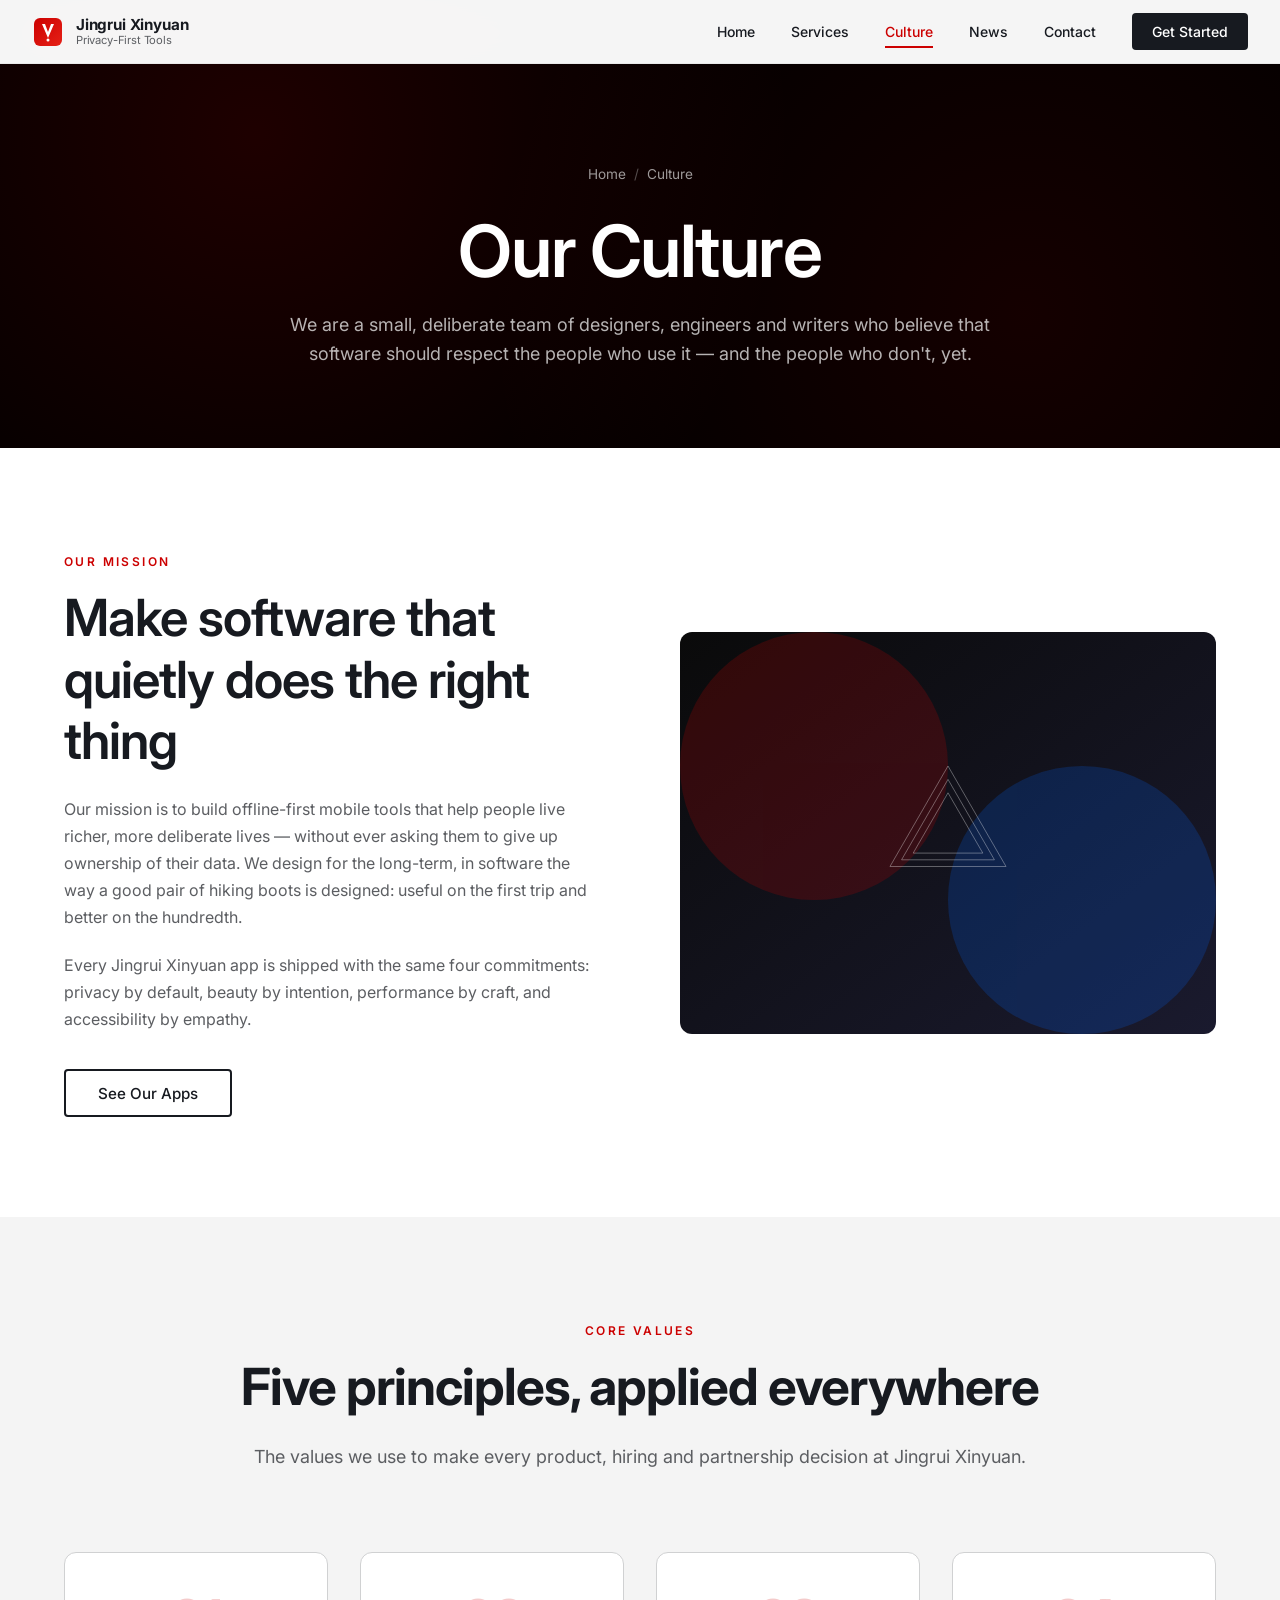
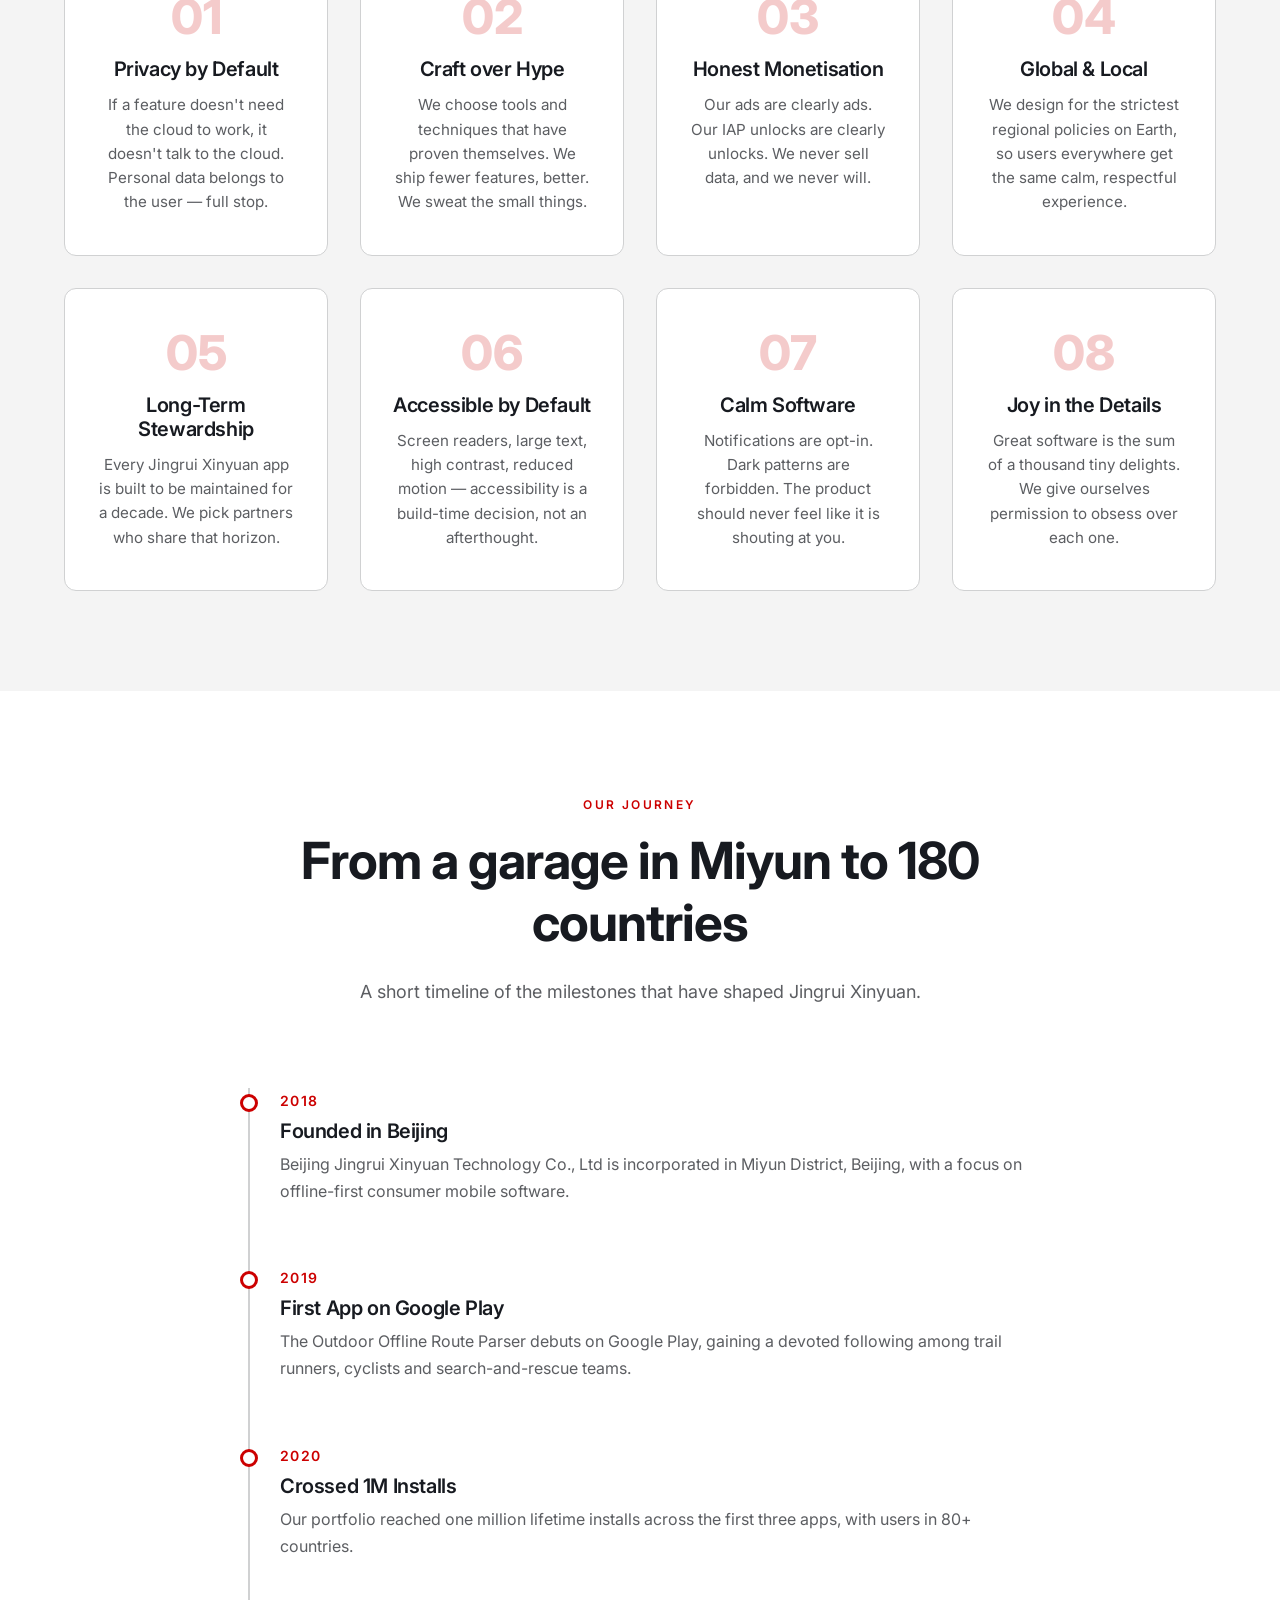
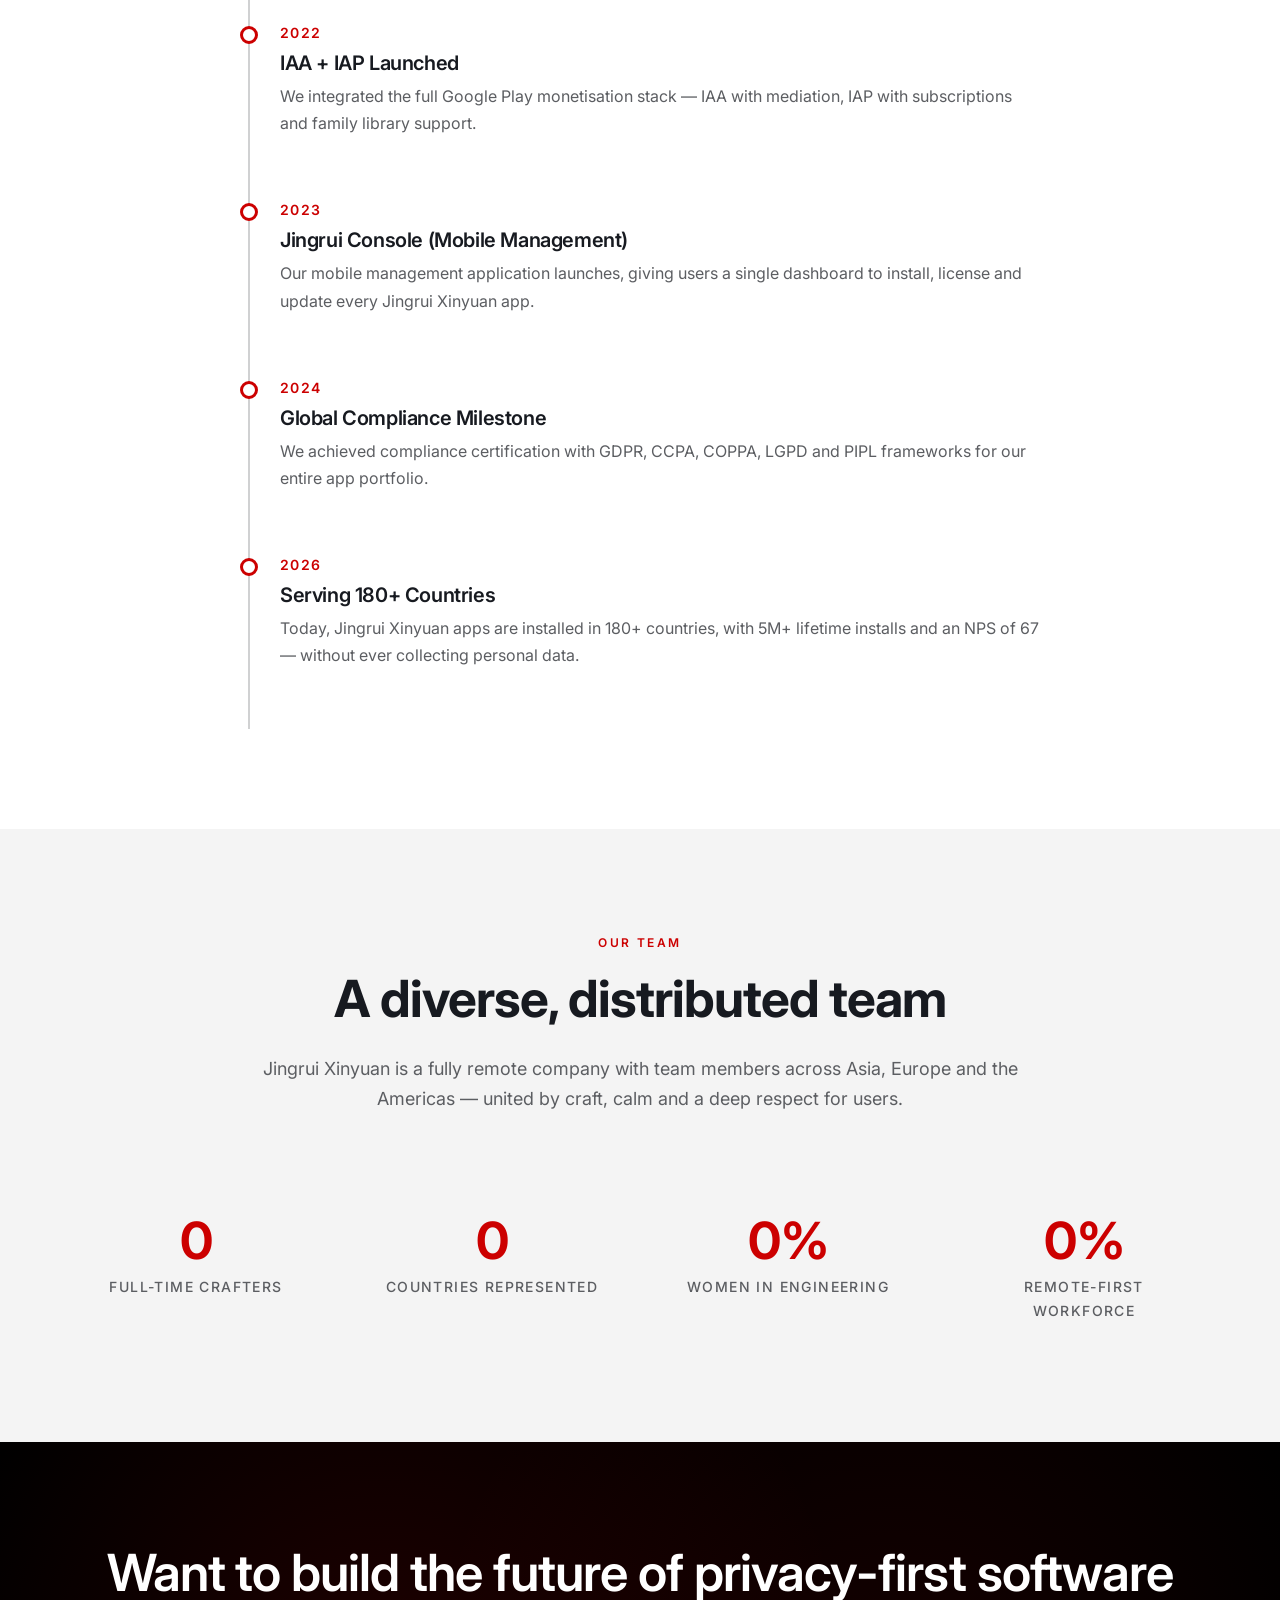
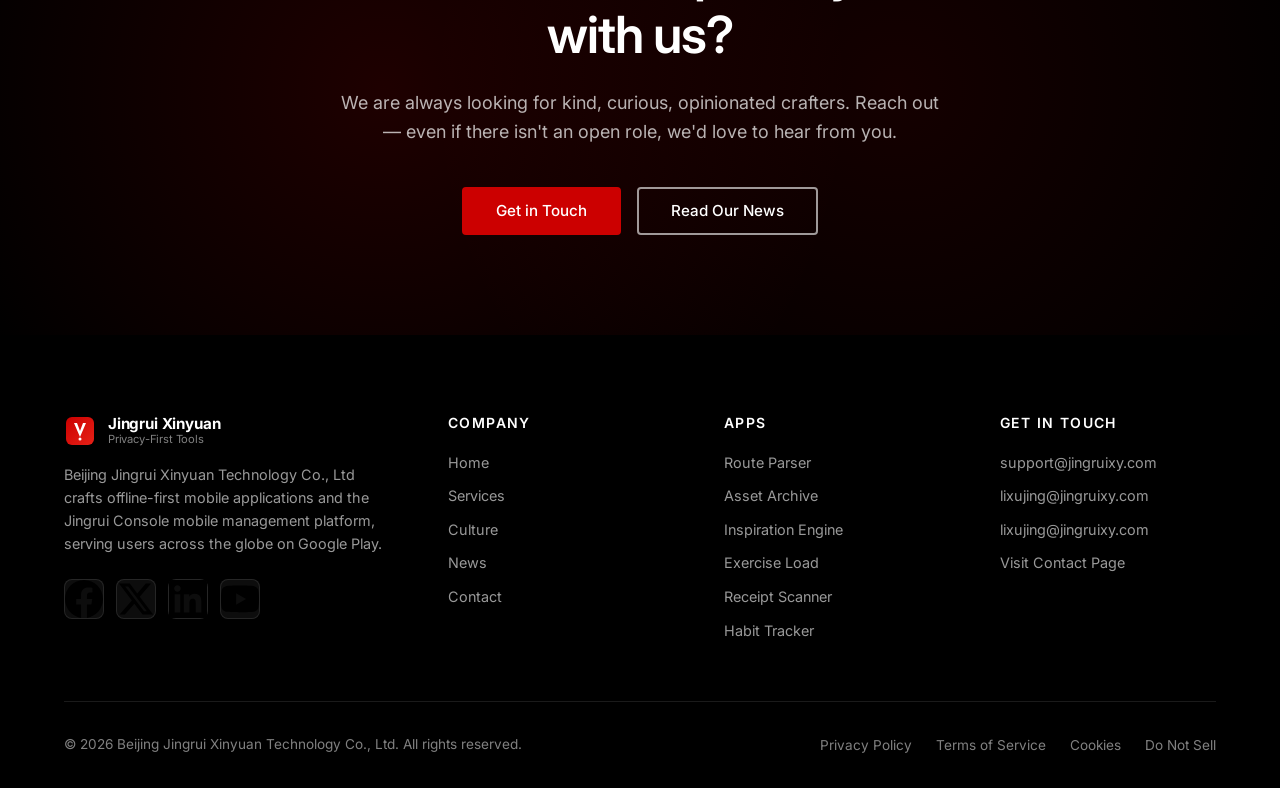
<file: culture.html>
<!DOCTYPE html>
<html lang="en">
<head>
    <meta charset="UTF-8">
    <meta name="viewport" content="width=device-width, initial-scale=1.0">
    <title>Corporate Culture | Beijing Jingrui Xinyuan Technology Co., Ltd</title>
    <meta name="description" content="The values, mission and team that drive Beijing Jingrui Xinyuan Technology Co., Ltd — privacy-first software craftsmanship, calm design, and a global community of makers.">
    <meta name="keywords" content="Jingrui Xinyuan culture, corporate values, privacy-first company, offline software craftsmanship, team">
    <meta name="robots" content="index, follow">
    <link rel="canonical" href="https://www.jingruixy.com/culture.html">
    <link rel="icon" type="image/svg+xml" href="images/favicon.svg">
    <link rel="preconnect" href="https://fonts.googleapis.com">
    <link rel="preconnect" href="https://fonts.gstatic.com" crossorigin>
    <link href="https://fonts.googleapis.com/css2?family=Inter:wght@300;400;500;600;700;800;900&display=swap" rel="stylesheet">
    <link rel="stylesheet" href="css/style.css">
    <link rel="stylesheet" href="css/animations.css">
    <link rel="stylesheet" href="css/responsive.css">
    <meta property="og:title" content="Corporate Culture | Beijing Jingrui Xinyuan Technology Co., Ltd">
    <meta property="og:description" content="The values, mission and team that drive our privacy-first software craftsmanship.">
    <meta property="og:type" content="website">
    <meta property="og:url" content="https://www.jingruixy.com/culture.html">
</head>
<body>
    <div class="loader" aria-hidden="true">
        <div class="loader-content">
            <img src="images/logo.svg" alt="Jingrui Xinyuan" class="loader-logo">
            <div class="loader-text">Loading</div>
            <div class="loader-bar"></div>
        </div>
    </div>
    <div class="scroll-progress" aria-hidden="true"></div>

    <header class="site-header" role="banner">
        <div class="header-inner">
            <a href="index.html" class="brand">
                <img src="images/logo.svg" alt="" class="brand-logo">
                <div class="brand-text">
                    <span class="brand-name">Jingrui Xinyuan</span>
                    <span class="brand-tagline">Privacy-First Tools</span>
                </div>
            </a>
            <nav class="main-nav">
                <ul class="nav-list">
                    <li><a href="index.html" class="nav-link">Home</a></li>
                    <li><a href="services.html" class="nav-link">Services</a></li>
                    <li><a href="culture.html" class="nav-link">Culture</a></li>
                    <li><a href="news.html" class="nav-link">News</a></li>
                    <li><a href="contact.html" class="nav-link">Contact</a></li>
                </ul>
                <a href="contact.html" class="header-cta">Get Started</a>
            </nav>
            <button class="nav-toggle"><span></span><span></span><span></span></button>
        </div>
    </header>

    <main>
        <section class="page-header" aria-labelledby="page-title">
            <nav class="breadcrumb">
                <a href="index.html">Home</a>
                <span class="separator">/</span>
                <span>Culture</span>
            </nav>
            <h1 id="page-title">Our Culture</h1>
            <p>We are a small, deliberate team of designers, engineers and writers who believe that software should respect the people who use it — and the people who don't, yet.</p>
        </section>

        <!-- Mission & Vision -->
        <section class="section" aria-labelledby="mission-title">
            <div class="container">
                <div class="split">
                    <div class="split-content fade-in-left">
                        <span class="section-eyebrow">Our Mission</span>
                        <h2 id="mission-title">Make software that quietly does the right thing</h2>
                        <p>Our mission is to build offline-first mobile tools that help people live richer, more deliberate lives — without ever asking them to give up ownership of their data. We design for the long-term, in software the way a good pair of hiking boots is designed: useful on the first trip and better on the hundredth.</p>
                        <p>Every Jingrui Xinyuan app is shipped with the same four commitments: privacy by default, beauty by intention, performance by craft, and accessibility by empathy.</p>
                        <a href="services.html" class="btn btn-outline">See Our Apps</a>
                    </div>
                    <div class="split-image fade-in-right" aria-hidden="true">
                        <object data="images/about-hero.svg" type="image/svg+xml" style="width:100%;height:100%;"></object>
                    </div>
                </div>
            </div>
        </section>

        <!-- Core Values -->
        <section class="section section-gray" aria-labelledby="values-title">
            <div class="container">
                <div class="section-header">
                    <span class="section-eyebrow">Core Values</span>
                    <h2 id="values-title" class="section-title">Five principles, applied everywhere</h2>
                    <p class="section-subtitle">The values we use to make every product, hiring and partnership decision at Jingrui Xinyuan.</p>
                </div>
                <div class="grid grid-4">
                    <div class="value-card">
                        <div class="value-number">01</div>
                        <h3>Privacy by Default</h3>
                        <p>If a feature doesn't need the cloud to work, it doesn't talk to the cloud. Personal data belongs to the user — full stop.</p>
                    </div>
                    <div class="value-card">
                        <div class="value-number">02</div>
                        <h3>Craft over Hype</h3>
                        <p>We choose tools and techniques that have proven themselves. We ship fewer features, better. We sweat the small things.</p>
                    </div>
                    <div class="value-card">
                        <div class="value-number">03</div>
                        <h3>Honest Monetisation</h3>
                        <p>Our ads are clearly ads. Our IAP unlocks are clearly unlocks. We never sell data, and we never will.</p>
                    </div>
                    <div class="value-card">
                        <div class="value-number">04</div>
                        <h3>Global & Local</h3>
                        <p>We design for the strictest regional policies on Earth, so users everywhere get the same calm, respectful experience.</p>
                    </div>
                    <div class="value-card">
                        <div class="value-number">05</div>
                        <h3>Long-Term Stewardship</h3>
                        <p>Every Jingrui Xinyuan app is built to be maintained for a decade. We pick partners who share that horizon.</p>
                    </div>
                    <div class="value-card">
                        <div class="value-number">06</div>
                        <h3>Accessible by Default</h3>
                        <p>Screen readers, large text, high contrast, reduced motion — accessibility is a build-time decision, not an afterthought.</p>
                    </div>
                    <div class="value-card">
                        <div class="value-number">07</div>
                        <h3>Calm Software</h3>
                        <p>Notifications are opt-in. Dark patterns are forbidden. The product should never feel like it is shouting at you.</p>
                    </div>
                    <div class="value-card">
                        <div class="value-number">08</div>
                        <h3>Joy in the Details</h3>
                        <p>Great software is the sum of a thousand tiny delights. We give ourselves permission to obsess over each one.</p>
                    </div>
                </div>
            </div>
        </section>

        <!-- Timeline / Journey -->
        <section class="section" aria-labelledby="journey-title">
            <div class="container">
                <div class="section-header">
                    <span class="section-eyebrow">Our Journey</span>
                    <h2 id="journey-title" class="section-title">From a garage in Miyun to 180 countries</h2>
                    <p class="section-subtitle">A short timeline of the milestones that have shaped Jingrui Xinyuan.</p>
                </div>
                <div class="timeline">
                    <div class="timeline-item">
                        <span class="timeline-year">2018</span>
                        <h4 class="timeline-title">Founded in Beijing</h4>
                        <p class="timeline-content">Beijing Jingrui Xinyuan Technology Co., Ltd is incorporated in Miyun District, Beijing, with a focus on offline-first consumer mobile software.</p>
                    </div>
                    <div class="timeline-item">
                        <span class="timeline-year">2019</span>
                        <h4 class="timeline-title">First App on Google Play</h4>
                        <p class="timeline-content">The Outdoor Offline Route Parser debuts on Google Play, gaining a devoted following among trail runners, cyclists and search-and-rescue teams.</p>
                    </div>
                    <div class="timeline-item">
                        <span class="timeline-year">2020</span>
                        <h4 class="timeline-title">Crossed 1M Installs</h4>
                        <p class="timeline-content">Our portfolio reached one million lifetime installs across the first three apps, with users in 80+ countries.</p>
                    </div>
                    <div class="timeline-item">
                        <span class="timeline-year">2022</span>
                        <h4 class="timeline-title">IAA + IAP Launched</h4>
                        <p class="timeline-content">We integrated the full Google Play monetisation stack — IAA with mediation, IAP with subscriptions and family library support.</p>
                    </div>
                    <div class="timeline-item">
                        <span class="timeline-year">2023</span>
                        <h4 class="timeline-title">Jingrui Console (Mobile Management)</h4>
                        <p class="timeline-content">Our mobile management application launches, giving users a single dashboard to install, license and update every Jingrui Xinyuan app.</p>
                    </div>
                    <div class="timeline-item">
                        <span class="timeline-year">2024</span>
                        <h4 class="timeline-title">Global Compliance Milestone</h4>
                        <p class="timeline-content">We achieved compliance certification with GDPR, CCPA, COPPA, LGPD and PIPL frameworks for our entire app portfolio.</p>
                    </div>
                    <div class="timeline-item">
                        <span class="timeline-year">2026</span>
                        <h4 class="timeline-title">Serving 180+ Countries</h4>
                        <p class="timeline-content">Today, Jingrui Xinyuan apps are installed in 180+ countries, with 5M+ lifetime installs and an NPS of 67 — without ever collecting personal data.</p>
                    </div>
                </div>
            </div>
        </section>

        <!-- Team -->
        <section class="section section-gray" aria-labelledby="team-title">
            <div class="container">
                <div class="section-header">
                    <span class="section-eyebrow">Our Team</span>
                    <h2 id="team-title" class="section-title">A diverse, distributed team</h2>
                    <p class="section-subtitle">Jingrui Xinyuan is a fully remote company with team members across Asia, Europe and the Americas — united by craft, calm and a deep respect for users.</p>
                </div>
                <div class="stats-grid">
                    <div class="stat-item fade-in">
                        <span class="stat-number"><span class="counter" data-target="42">0</span></span>
                        <span class="stat-label">Full-time Crafters</span>
                    </div>
                    <div class="stat-item fade-in">
                        <span class="stat-number"><span class="counter" data-target="14">0</span></span>
                        <span class="stat-label">Countries Represented</span>
                    </div>
                    <div class="stat-item fade-in">
                        <span class="stat-number"><span class="counter" data-target="36">0</span>%</span>
                        <span class="stat-label">Women in Engineering</span>
                    </div>
                    <div class="stat-item fade-in">
                        <span class="stat-number"><span class="counter" data-target="92">0</span>%</span>
                        <span class="stat-label">Remote-first Workforce</span>
                    </div>
                </div>
            </div>
        </section>

        <!-- CTA Section -->
        <section class="cta-section">
            <div class="container">
                <h2>Want to build the future of privacy-first software with us?</h2>
                <p>We are always looking for kind, curious, opinionated crafters. Reach out — even if there isn't an open role, we'd love to hear from you.</p>
                <div class="hero-actions">
                    <a href="contact.html" class="btn btn-primary magnetic">Get in Touch</a>
                    <a href="news.html" class="btn btn-outline-white magnetic">Read Our News</a>
                </div>
            </div>
        </section>
    </main>

    <footer class="site-footer" role="contentinfo">
        <div class="container">
            <div class="footer-grid">
                <div class="footer-brand">
                    <a href="index.html" class="brand">
                        <img src="images/logo.svg" alt="" class="brand-logo">
                        <div class="brand-text">
                            <span class="brand-name" style="color:#fff;">Jingrui Xinyuan</span>
                            <span class="brand-tagline" style="color:rgba(255,255,255,0.5);">Privacy-First Tools</span>
                        </div>
                    </a>
                    <p>Beijing Jingrui Xinyuan Technology Co., Ltd crafts offline-first mobile applications and the Jingrui Console mobile management platform, serving users across the globe on Google Play.</p>
                    <div class="footer-social">
                        <a href="#" class="social-link"><img src="images/icon-facebook.svg" alt=""></a>
                        <a href="#" class="social-link"><img src="images/icon-twitter.svg" alt=""></a>
                        <a href="#" class="social-link"><img src="images/icon-linkedin.svg" alt=""></a>
                        <a href="#" class="social-link"><img src="images/icon-youtube.svg" alt=""></a>
                    </div>
                </div>
                <div>
                    <h4 class="footer-heading">Company</h4>
                    <div class="footer-links">
                        <a href="index.html">Home</a>
                        <a href="services.html">Services</a>
                        <a href="culture.html">Culture</a>
                        <a href="news.html">News</a>
                        <a href="contact.html">Contact</a>
                    </div>
                </div>
                <div>
                    <h4 class="footer-heading">Apps</h4>
                    <div class="footer-links">
                        <a href="services.html#route">Route Parser</a>
                        <a href="services.html#archive">Asset Archive</a>
                        <a href="services.html#inspiration">Inspiration Engine</a>
                        <a href="services.html#fitness">Exercise Load</a>
                        <a href="services.html#scanner">Receipt Scanner</a>
                        <a href="services.html#habit">Habit Tracker</a>
                    </div>
                </div>
                <div>
                    <h4 class="footer-heading">Get in Touch</h4>
                    <div class="footer-links">
                        <a href="mailto:support@jingruixy.com">support@jingruixy.com</a>
                        <a href="mailto:lixujing@jingruixy.com">lixujing@jingruixy.com</a>
<a href="mailto:lixujing@jingruixy.com">lixujing@jingruixy.com</a>
                        <a href="contact.html">Visit Contact Page</a>
                    </div>
                </div>
            </div>
            <div class="footer-bottom">
                <p class="footer-copyright">&copy; <span class="current-year">2026</span> Beijing Jingrui Xinyuan Technology Co., Ltd. All rights reserved.</p>
                <div class="footer-legal">
                    <a href="privacy-policy.html">Privacy Policy</a>
                    <a href="terms-of-service.html">Terms of Service</a>
                    <a href="privacy-policy.html#cookies">Cookies</a>
                    <a href="privacy-policy.html#dnt">Do Not Sell</a>
                </div>
            </div>
        </div>
    </footer>

    <a href="#" class="back-to-top"><img src="images/icon-arrow-up.svg" alt=""></a>
    <script src="js/main.js"></script>
    <script src="js/animations.js"></script>
</body>
</html>
</file>
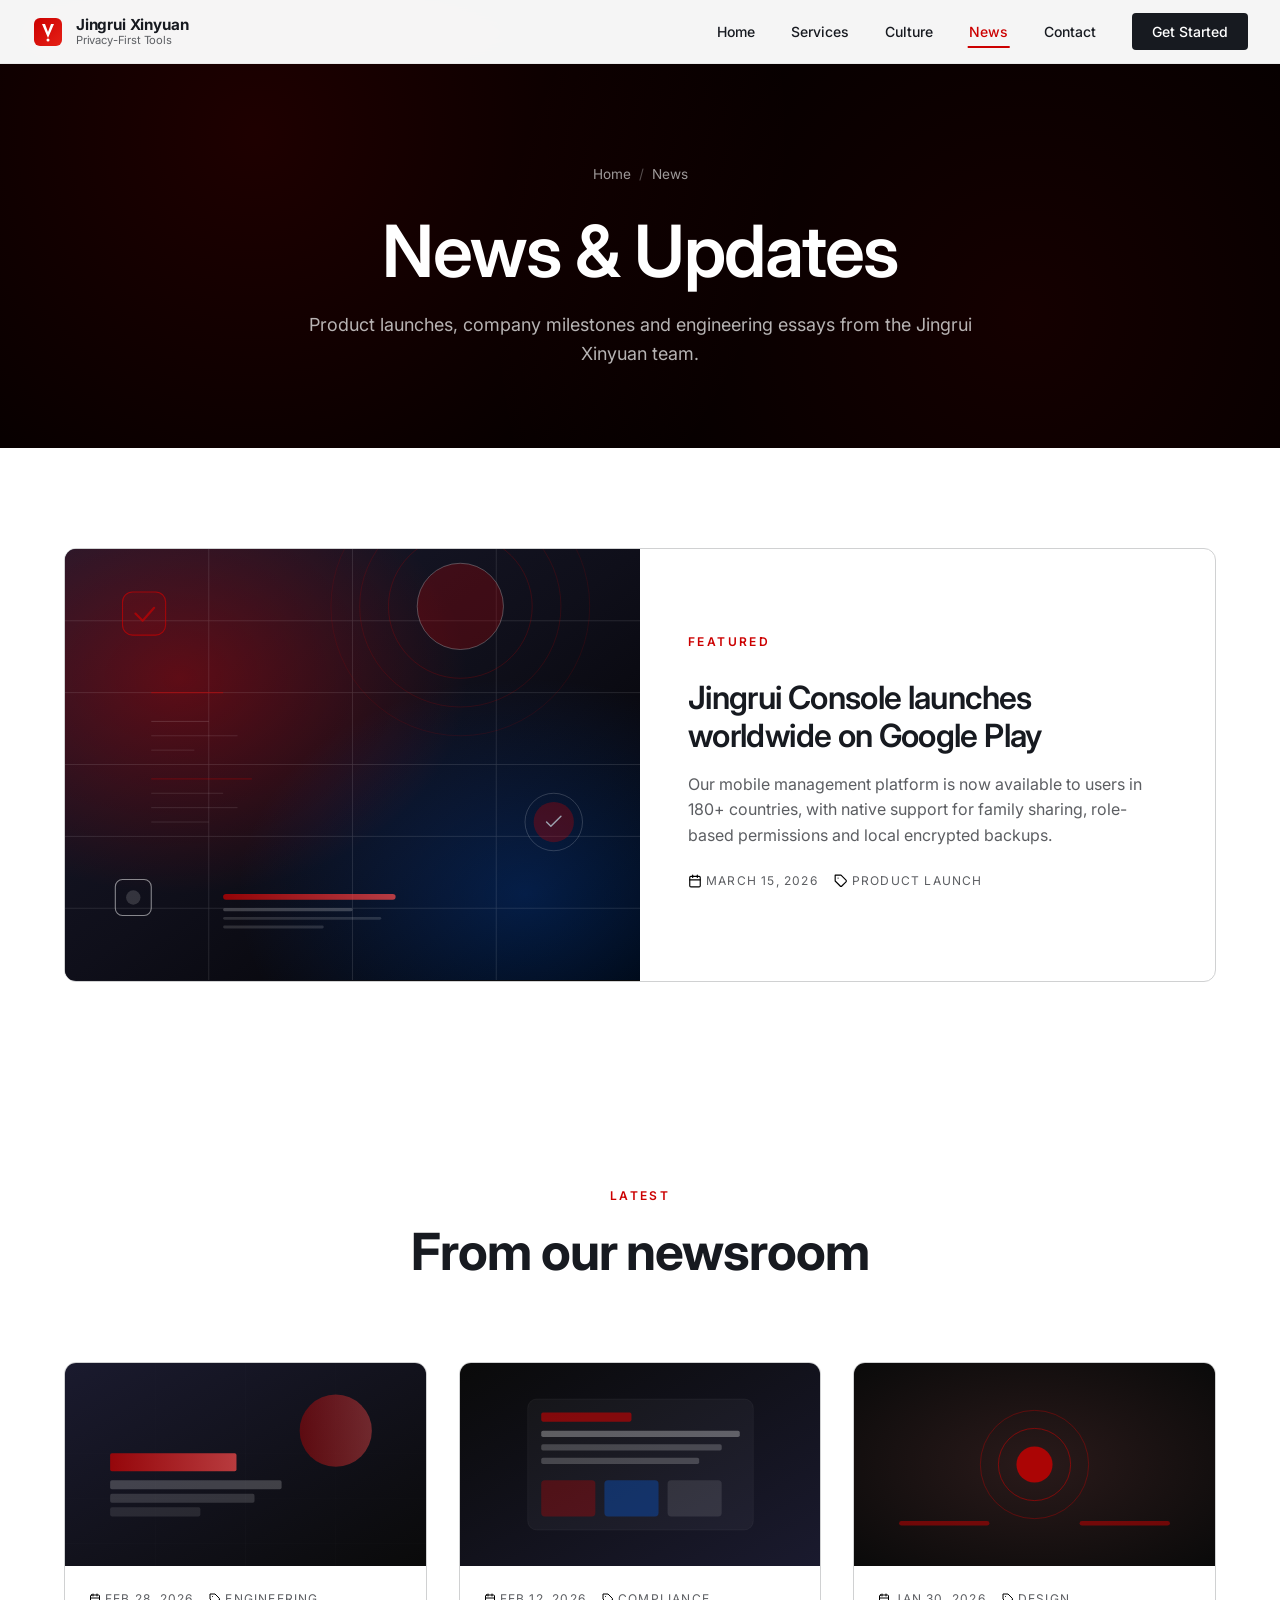
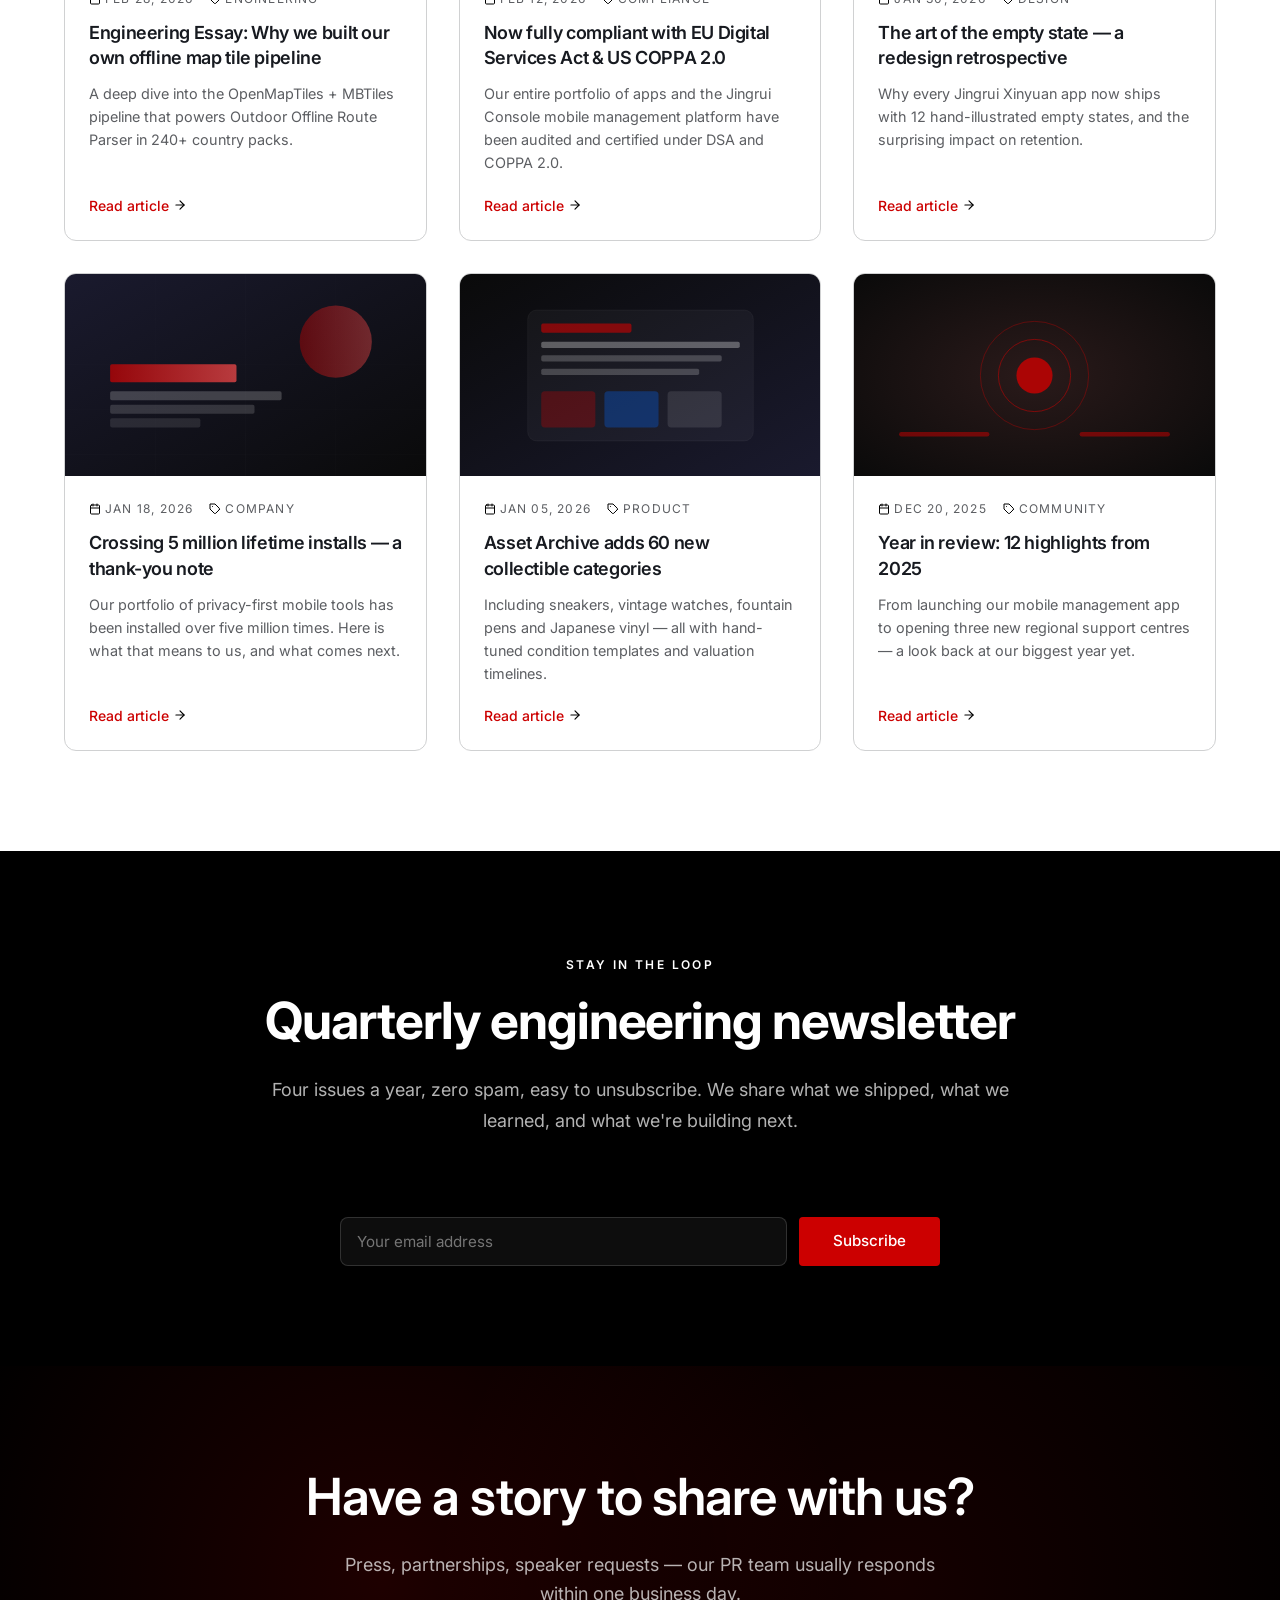
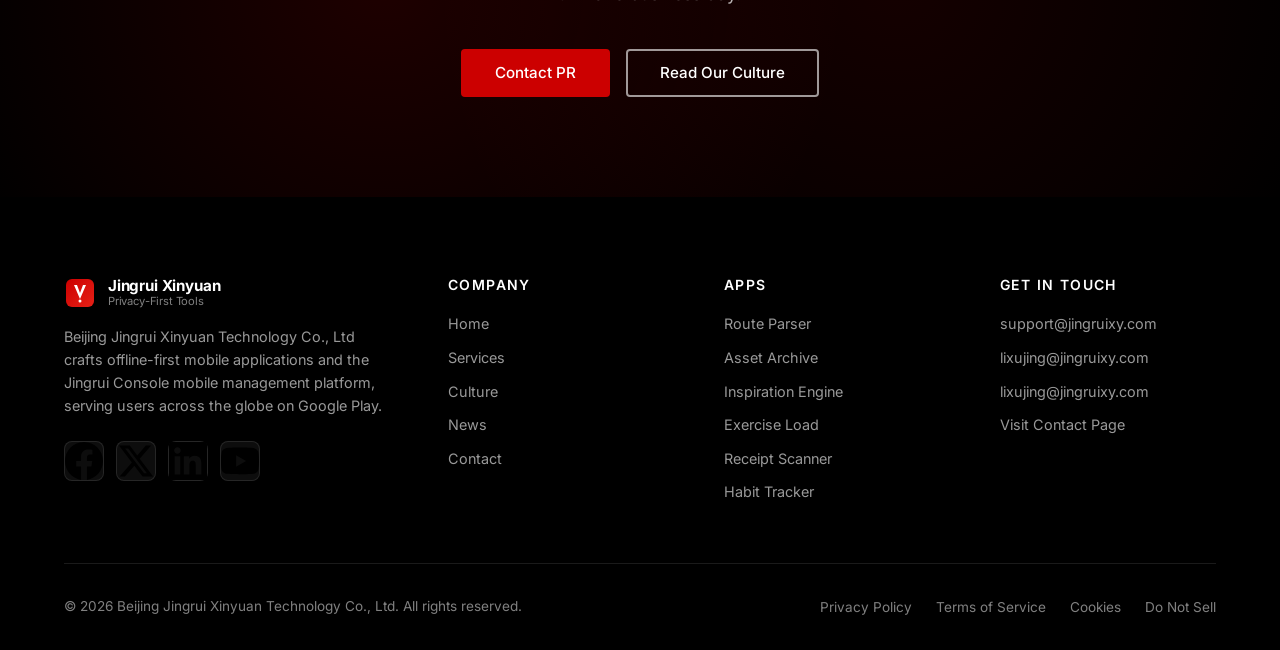
<file: news.html>
<!DOCTYPE html>
<html lang="en">
<head>
    <meta charset="UTF-8">
    <meta name="viewport" content="width=device-width, initial-scale=1.0">
    <title>News & Updates | Beijing Jingrui Xinyuan Technology Co., Ltd</title>
    <meta name="description" content="The latest product launches, company milestones and engineering essays from Beijing Jingrui Xinyuan Technology Co., Ltd.">
    <meta name="keywords" content="Jingrui Xinyuan news, product updates, app releases, company announcements, engineering blog">
    <meta name="robots" content="index, follow">
    <link rel="canonical" href="https://www.jingruixy.com/news.html">
    <link rel="icon" type="image/svg+xml" href="images/favicon.svg">
    <link rel="preconnect" href="https://fonts.googleapis.com">
    <link rel="preconnect" href="https://fonts.gstatic.com" crossorigin>
    <link href="https://fonts.googleapis.com/css2?family=Inter:wght@300;400;500;600;700;800;900&display=swap" rel="stylesheet">
    <link rel="stylesheet" href="css/style.css">
    <link rel="stylesheet" href="css/animations.css">
    <link rel="stylesheet" href="css/responsive.css">
    <meta property="og:title" content="News & Updates | Beijing Jingrui Xinyuan Technology Co., Ltd">
    <meta property="og:description" content="Product launches, company milestones and engineering essays.">
    <meta property="og:type" content="website">
    <meta property="og:url" content="https://www.jingruixy.com/news.html">
    <script type="application/ld+json">
    {
        "@context": "https://schema.org",
        "@type": "Blog",
        "name": "Jingrui Xinyuan Newsroom",
        "publisher": {"@type":"Organization","name":"Beijing Jingrui Xinyuan Technology Co., Ltd"}
    }
    </script>
</head>
<body>
    <div class="loader" aria-hidden="true">
        <div class="loader-content">
            <img src="images/logo.svg" alt="" class="loader-logo">
            <div class="loader-text">Loading</div>
            <div class="loader-bar"></div>
        </div>
    </div>
    <div class="scroll-progress" aria-hidden="true"></div>

    <header class="site-header" role="banner">
        <div class="header-inner">
            <a href="index.html" class="brand">
                <img src="images/logo.svg" alt="" class="brand-logo">
                <div class="brand-text">
                    <span class="brand-name">Jingrui Xinyuan</span>
                    <span class="brand-tagline">Privacy-First Tools</span>
                </div>
            </a>
            <nav class="main-nav">
                <ul class="nav-list">
                    <li><a href="index.html" class="nav-link">Home</a></li>
                    <li><a href="services.html" class="nav-link">Services</a></li>
                    <li><a href="culture.html" class="nav-link">Culture</a></li>
                    <li><a href="news.html" class="nav-link">News</a></li>
                    <li><a href="contact.html" class="nav-link">Contact</a></li>
                </ul>
                <a href="contact.html" class="header-cta">Get Started</a>
            </nav>
            <button class="nav-toggle"><span></span><span></span><span></span></button>
        </div>
    </header>

    <main>
        <section class="page-header" aria-labelledby="page-title">
            <nav class="breadcrumb">
                <a href="index.html">Home</a>
                <span class="separator">/</span>
                <span>News</span>
            </nav>
            <h1 id="page-title">News & Updates</h1>
            <p>Product launches, company milestones and engineering essays from the Jingrui Xinyuan team.</p>
        </section>

        <!-- Featured Story -->
        <section class="section" aria-labelledby="featured-title">
            <div class="container">
                <article class="feature-card" style="padding:0;overflow:hidden;">
                    <div style="display:grid;grid-template-columns:1fr 1fr;align-items:center;">
                        <div style="aspect-ratio:4/3;background:linear-gradient(135deg,#1a1a2e 0%,#0a0a0a 100%);display:flex;align-items:center;justify-content:center;">
                            <object data="images/news-hero.svg" type="image/svg+xml" style="width:100%;height:100%;"></object>
                        </div>
                        <div style="padding:48px;">
                            <span class="section-eyebrow" style="color:var(--color-accent);">Featured</span>
                            <h2 id="featured-title" style="font-size:2rem;margin:12px 0 16px;">Jingrui Console launches worldwide on Google Play</h2>
                            <p style="color:var(--color-text-light);">Our mobile management platform is now available to users in 180+ countries, with native support for family sharing, role-based permissions and local encrypted backups.</p>
                            <div class="news-meta" style="margin-top:24px;">
                                <span><img src="images/icon-calendar.svg" alt="" width="14" height="14"> March 15, 2026</span>
                                <span><img src="images/icon-tag.svg" alt="" width="14" height="14"> Product Launch</span>
                            </div>
                        </div>
                    </div>
                </article>
            </div>
        </section>

        <!-- News Grid -->
        <section class="section" aria-labelledby="latest-title">
            <div class="container">
                <div class="section-header">
                    <span class="section-eyebrow">Latest</span>
                    <h2 id="latest-title" class="section-title">From our newsroom</h2>
                </div>
                <div class="news-grid">
                    <article class="news-card fade-in">
                        <div class="news-image">
                            <object data="images/news-1.svg" type="image/svg+xml" style="width:100%;height:100%;"></object>
                        </div>
                        <div class="news-content">
                            <div class="news-meta">
                                <span><img src="images/icon-calendar.svg" alt="" width="12" height="12"> Feb 28, 2026</span>
                                <span><img src="images/icon-tag.svg" alt="" width="12" height="12"> Engineering</span>
                            </div>
                            <h3 class="news-title">Engineering Essay: Why we built our own offline map tile pipeline</h3>
                            <p class="news-excerpt">A deep dive into the OpenMapTiles + MBTiles pipeline that powers Outdoor Offline Route Parser in 240+ country packs.</p>
                            <a href="#" class="news-link">Read article <img src="images/icon-arrow-right.svg" alt="" width="14" height="14"></a>
                        </div>
                    </article>

                    <article class="news-card fade-in">
                        <div class="news-image">
                            <object data="images/news-2.svg" type="image/svg+xml" style="width:100%;height:100%;"></object>
                        </div>
                        <div class="news-content">
                            <div class="news-meta">
                                <span><img src="images/icon-calendar.svg" alt="" width="12" height="12"> Feb 12, 2026</span>
                                <span><img src="images/icon-tag.svg" alt="" width="12" height="12"> Compliance</span>
                            </div>
                            <h3 class="news-title">Now fully compliant with EU Digital Services Act & US COPPA 2.0</h3>
                            <p class="news-excerpt">Our entire portfolio of apps and the Jingrui Console mobile management platform have been audited and certified under DSA and COPPA 2.0.</p>
                            <a href="#" class="news-link">Read article <img src="images/icon-arrow-right.svg" alt="" width="14" height="14"></a>
                        </div>
                    </article>

                    <article class="news-card fade-in">
                        <div class="news-image">
                            <object data="images/news-3.svg" type="image/svg+xml" style="width:100%;height:100%;"></object>
                        </div>
                        <div class="news-content">
                            <div class="news-meta">
                                <span><img src="images/icon-calendar.svg" alt="" width="12" height="12"> Jan 30, 2026</span>
                                <span><img src="images/icon-tag.svg" alt="" width="12" height="12"> Design</span>
                            </div>
                            <h3 class="news-title">The art of the empty state — a redesign retrospective</h3>
                            <p class="news-excerpt">Why every Jingrui Xinyuan app now ships with 12 hand-illustrated empty states, and the surprising impact on retention.</p>
                            <a href="#" class="news-link">Read article <img src="images/icon-arrow-right.svg" alt="" width="14" height="14"></a>
                        </div>
                    </article>

                    <article class="news-card fade-in">
                        <div class="news-image">
                            <object data="images/news-1.svg" type="image/svg+xml" style="width:100%;height:100%;"></object>
                        </div>
                        <div class="news-content">
                            <div class="news-meta">
                                <span><img src="images/icon-calendar.svg" alt="" width="12" height="12"> Jan 18, 2026</span>
                                <span><img src="images/icon-tag.svg" alt="" width="12" height="12"> Company</span>
                            </div>
                            <h3 class="news-title">Crossing 5 million lifetime installs — a thank-you note</h3>
                            <p class="news-excerpt">Our portfolio of privacy-first mobile tools has been installed over five million times. Here is what that means to us, and what comes next.</p>
                            <a href="#" class="news-link">Read article <img src="images/icon-arrow-right.svg" alt="" width="14" height="14"></a>
                        </div>
                    </article>

                    <article class="news-card fade-in">
                        <div class="news-image">
                            <object data="images/news-2.svg" type="image/svg+xml" style="width:100%;height:100%;"></object>
                        </div>
                        <div class="news-content">
                            <div class="news-meta">
                                <span><img src="images/icon-calendar.svg" alt="" width="12" height="12"> Jan 05, 2026</span>
                                <span><img src="images/icon-tag.svg" alt="" width="12" height="12"> Product</span>
                            </div>
                            <h3 class="news-title">Asset Archive adds 60 new collectible categories</h3>
                            <p class="news-excerpt">Including sneakers, vintage watches, fountain pens and Japanese vinyl — all with hand-tuned condition templates and valuation timelines.</p>
                            <a href="#" class="news-link">Read article <img src="images/icon-arrow-right.svg" alt="" width="14" height="14"></a>
                        </div>
                    </article>

                    <article class="news-card fade-in">
                        <div class="news-image">
                            <object data="images/news-3.svg" type="image/svg+xml" style="width:100%;height:100%;"></object>
                        </div>
                        <div class="news-content">
                            <div class="news-meta">
                                <span><img src="images/icon-calendar.svg" alt="" width="12" height="12"> Dec 20, 2025</span>
                                <span><img src="images/icon-tag.svg" alt="" width="12" height="12"> Community</span>
                            </div>
                            <h3 class="news-title">Year in review: 12 highlights from 2025</h3>
                            <p class="news-excerpt">From launching our mobile management app to opening three new regional support centres — a look back at our biggest year yet.</p>
                            <a href="#" class="news-link">Read article <img src="images/icon-arrow-right.svg" alt="" width="14" height="14"></a>
                        </div>
                    </article>
                </div>
            </div>
        </section>

        <!-- Newsletter -->
        <section class="section section-dark" aria-labelledby="newsletter-title">
            <div class="container">
                <div class="section-header">
                    <span class="section-eyebrow" style="color:#fff;">Stay in the loop</span>
                    <h2 id="newsletter-title" class="section-title" style="color:#fff;">Quarterly engineering newsletter</h2>
                    <p class="section-subtitle" style="color:rgba(255,255,255,0.7);">Four issues a year, zero spam, easy to unsubscribe. We share what we shipped, what we learned, and what we're building next.</p>
                </div>
                <form style="max-width:600px;margin:0 auto;display:flex;gap:12px;flex-wrap:wrap;" onsubmit="event.preventDefault();alert('Thanks! You will be added to our quarterly newsletter.');">
                    <input type="email" required placeholder="Your email address" class="form-control" style="flex:1;min-width:240px;background:rgba(255,255,255,0.05);color:#fff;border:1px solid rgba(255,255,255,0.15);">
                    <button type="submit" class="btn btn-primary">Subscribe</button>
                </form>
            </div>
        </section>

        <!-- CTA Section -->
        <section class="cta-section">
            <div class="container">
                <h2>Have a story to share with us?</h2>
                <p>Press, partnerships, speaker requests — our PR team usually responds within one business day.</p>
                <div class="hero-actions">
                    <a href="contact.html" class="btn btn-primary magnetic">Contact PR</a>
                    <a href="culture.html" class="btn btn-outline-white magnetic">Read Our Culture</a>
                </div>
            </div>
        </section>
    </main>

    <footer class="site-footer" role="contentinfo">
        <div class="container">
            <div class="footer-grid">
                <div class="footer-brand">
                    <a href="index.html" class="brand">
                        <img src="images/logo.svg" alt="" class="brand-logo">
                        <div class="brand-text">
                            <span class="brand-name" style="color:#fff;">Jingrui Xinyuan</span>
                            <span class="brand-tagline" style="color:rgba(255,255,255,0.5);">Privacy-First Tools</span>
                        </div>
                    </a>
                    <p>Beijing Jingrui Xinyuan Technology Co., Ltd crafts offline-first mobile applications and the Jingrui Console mobile management platform, serving users across the globe on Google Play.</p>
                    <div class="footer-social">
                        <a href="#" class="social-link"><img src="images/icon-facebook.svg" alt=""></a>
                        <a href="#" class="social-link"><img src="images/icon-twitter.svg" alt=""></a>
                        <a href="#" class="social-link"><img src="images/icon-linkedin.svg" alt=""></a>
                        <a href="#" class="social-link"><img src="images/icon-youtube.svg" alt=""></a>
                    </div>
                </div>
                <div>
                    <h4 class="footer-heading">Company</h4>
                    <div class="footer-links">
                        <a href="index.html">Home</a>
                        <a href="services.html">Services</a>
                        <a href="culture.html">Culture</a>
                        <a href="news.html">News</a>
                        <a href="contact.html">Contact</a>
                    </div>
                </div>
                <div>
                    <h4 class="footer-heading">Apps</h4>
                    <div class="footer-links">
                        <a href="services.html#route">Route Parser</a>
                        <a href="services.html#archive">Asset Archive</a>
                        <a href="services.html#inspiration">Inspiration Engine</a>
                        <a href="services.html#fitness">Exercise Load</a>
                        <a href="services.html#scanner">Receipt Scanner</a>
                        <a href="services.html#habit">Habit Tracker</a>
                    </div>
                </div>
                <div>
                    <h4 class="footer-heading">Get in Touch</h4>
                    <div class="footer-links">
                        <a href="mailto:support@jingruixy.com">support@jingruixy.com</a>
                        <a href="mailto:lixujing@jingruixy.com">lixujing@jingruixy.com</a>
<a href="mailto:lixujing@jingruixy.com">lixujing@jingruixy.com</a>
                        <a href="contact.html">Visit Contact Page</a>
                    </div>
                </div>
            </div>
            <div class="footer-bottom">
                <p class="footer-copyright">&copy; <span class="current-year">2026</span> Beijing Jingrui Xinyuan Technology Co., Ltd. All rights reserved.</p>
                <div class="footer-legal">
                    <a href="privacy-policy.html">Privacy Policy</a>
                    <a href="terms-of-service.html">Terms of Service</a>
                    <a href="privacy-policy.html#cookies">Cookies</a>
                    <a href="privacy-policy.html#dnt">Do Not Sell</a>
                </div>
            </div>
        </div>
    </footer>

    <a href="#" class="back-to-top"><img src="images/icon-arrow-up.svg" alt=""></a>
    <script src="js/main.js"></script>
    <script src="js/animations.js"></script>
</body>
</html>
</file>
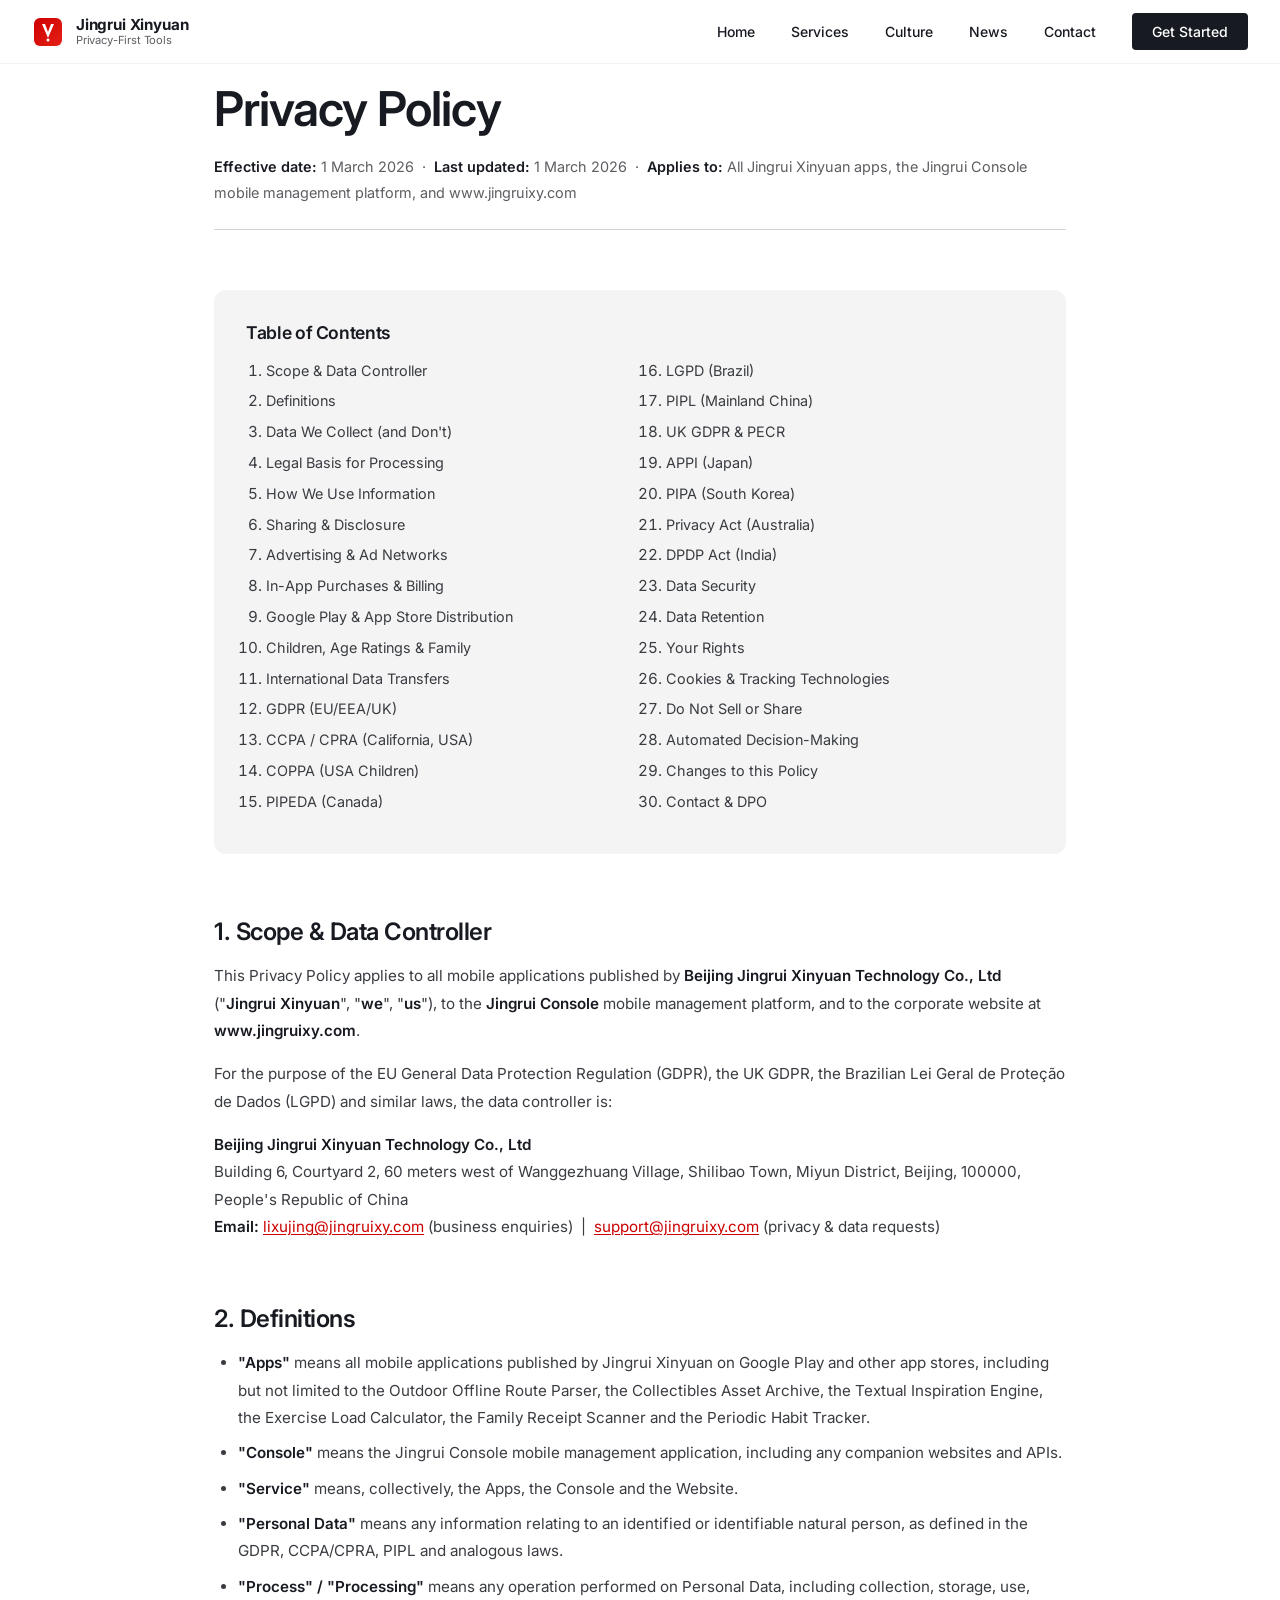
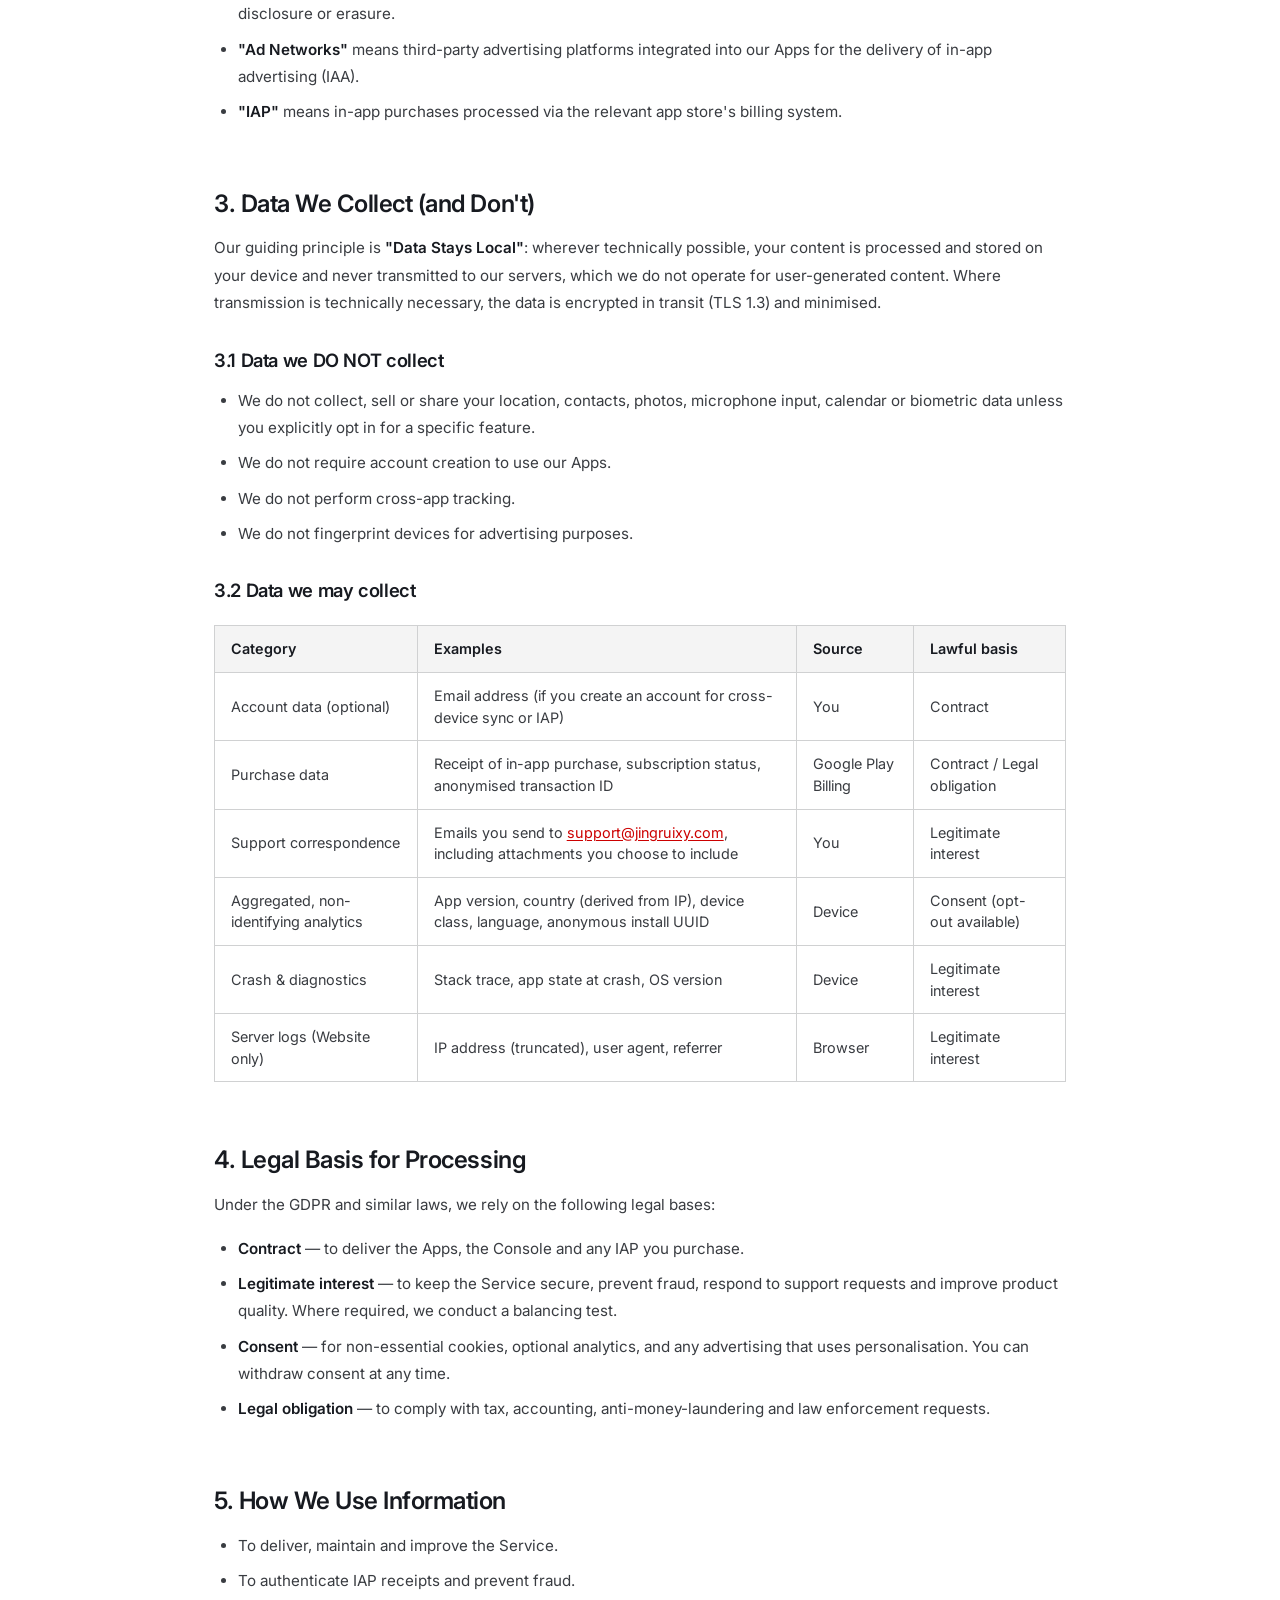
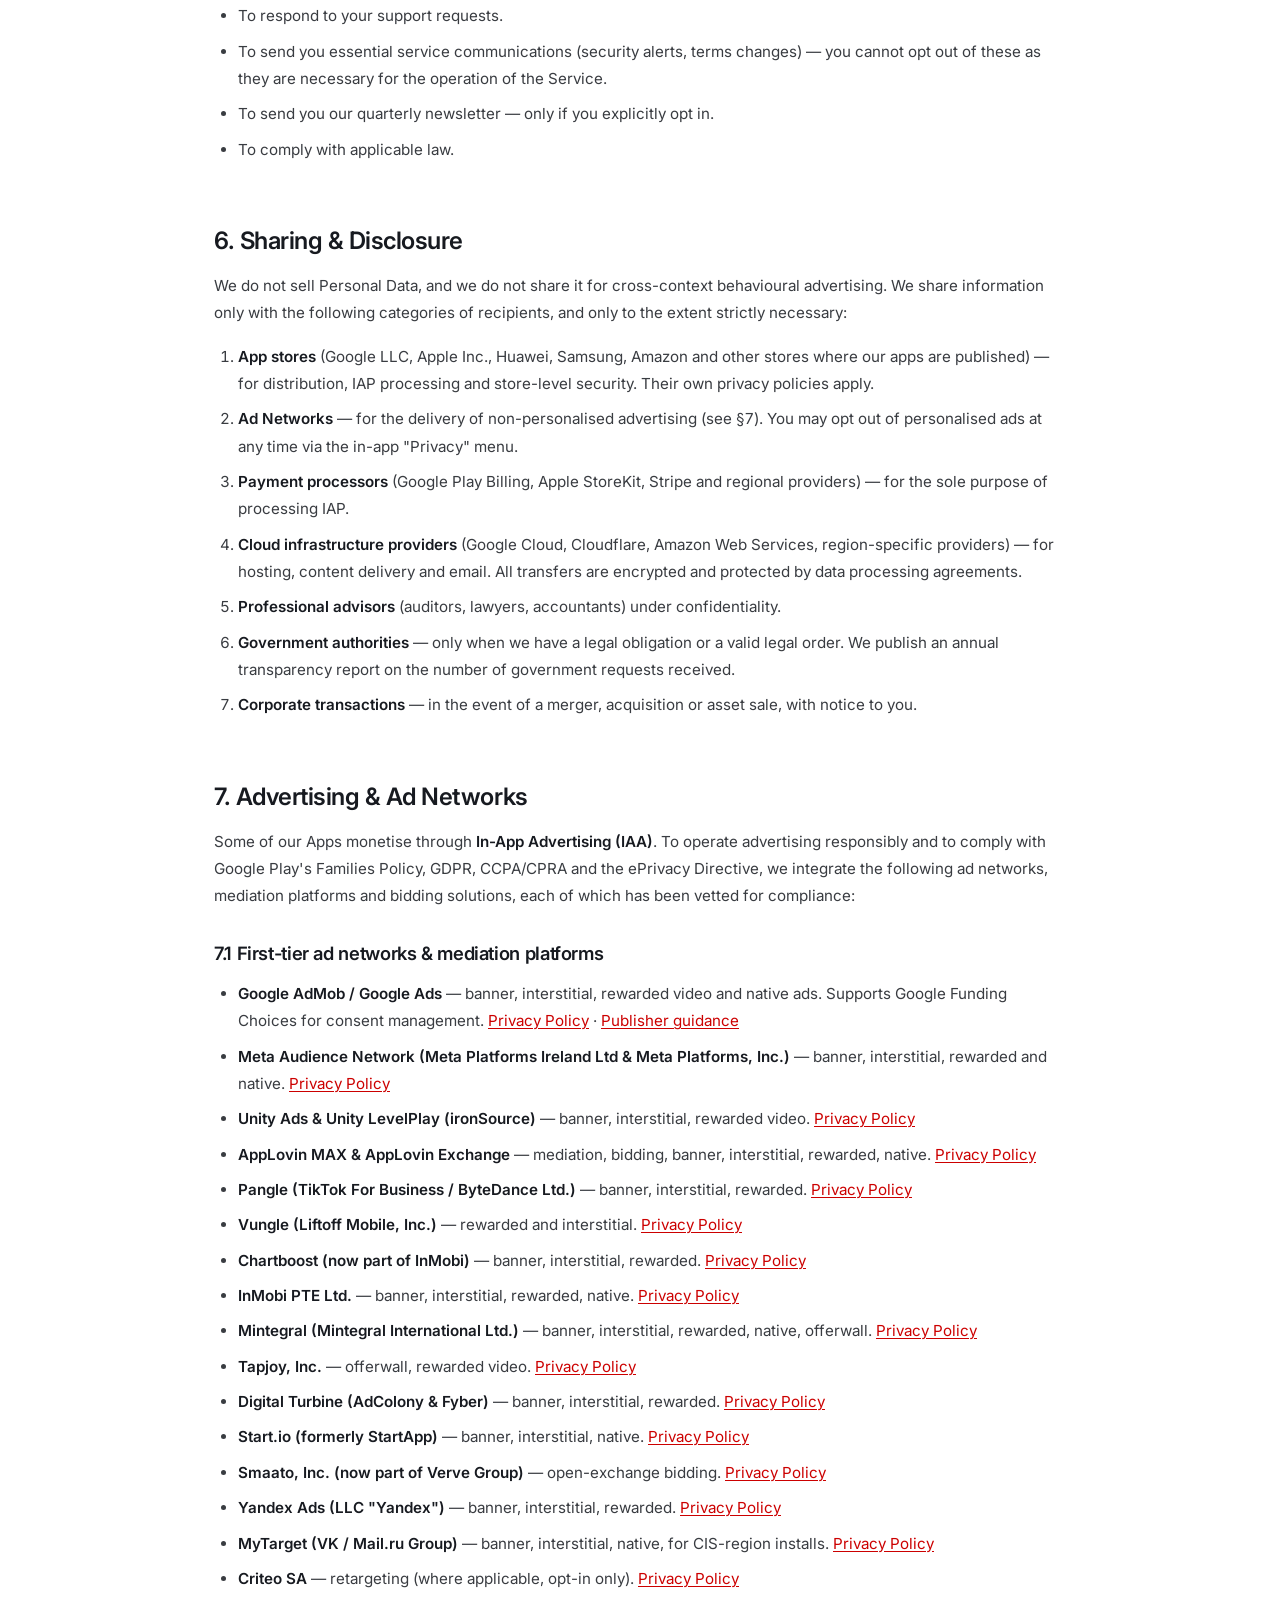
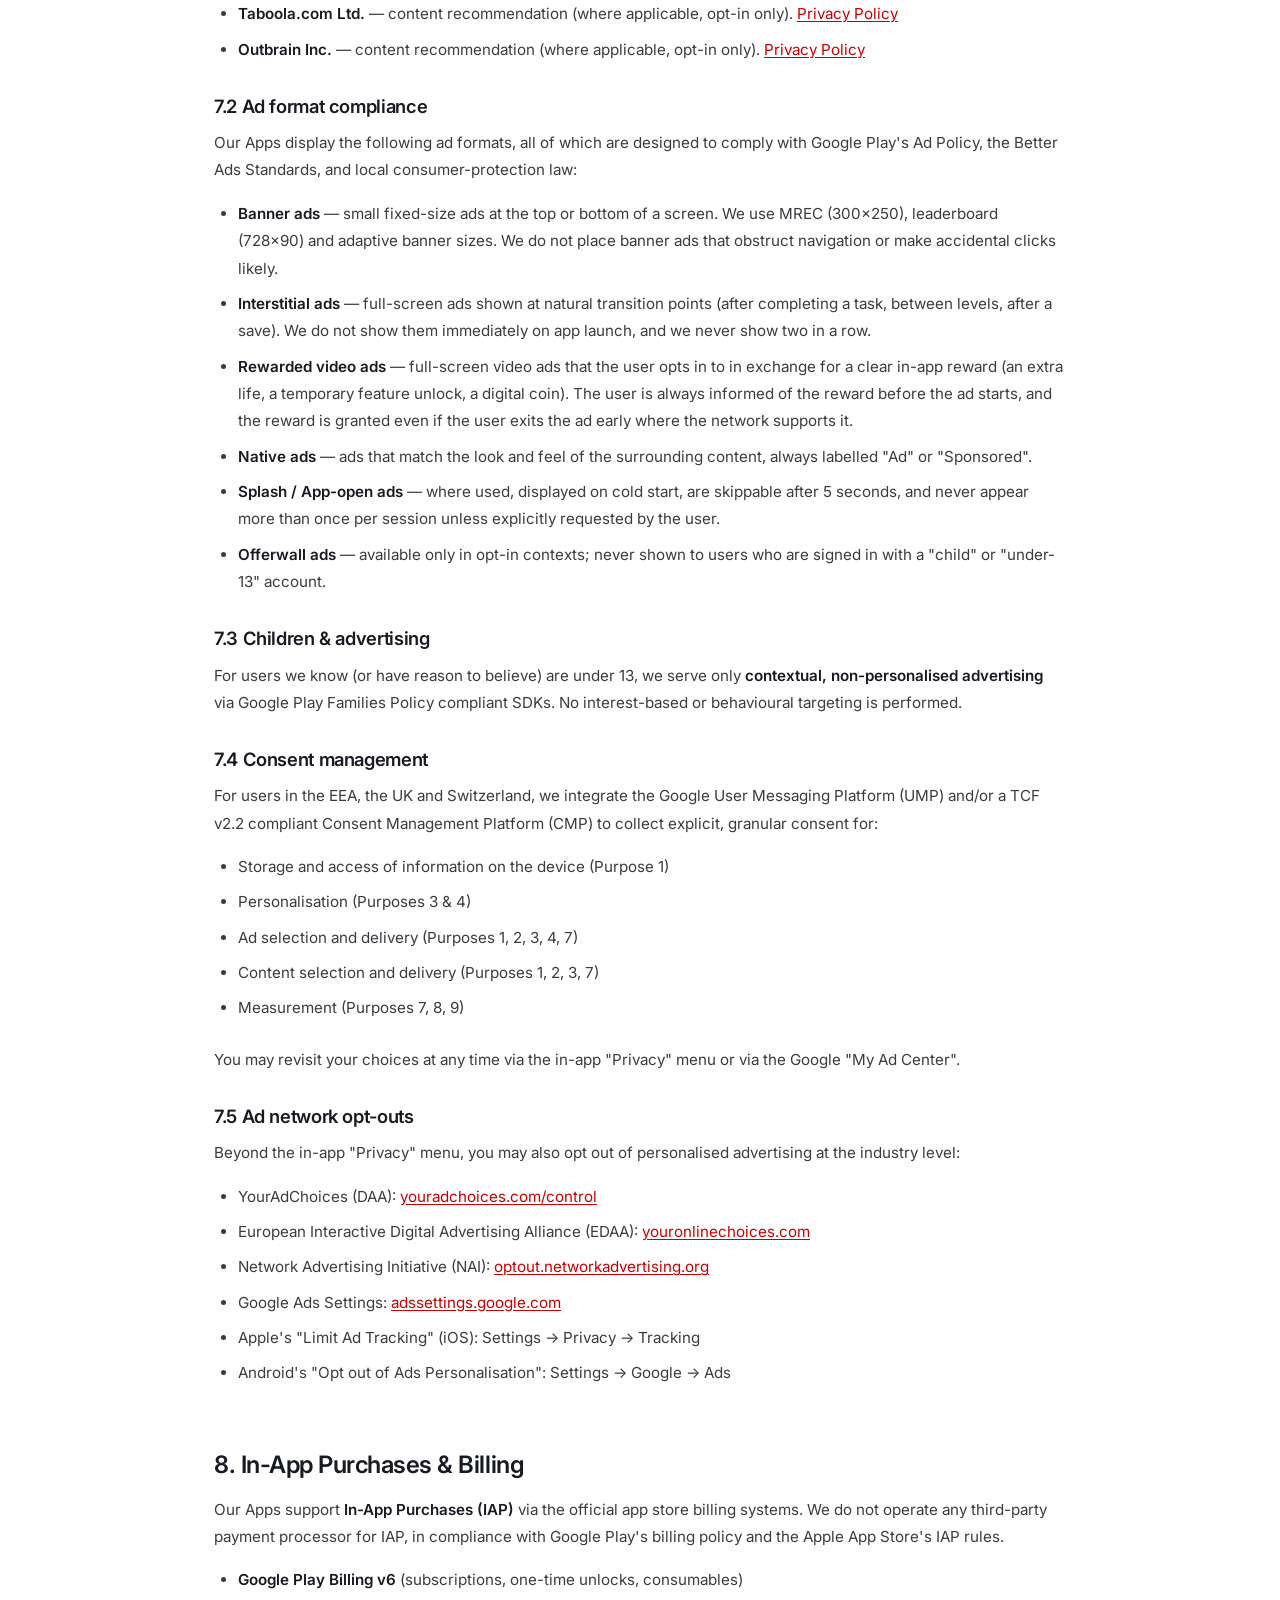
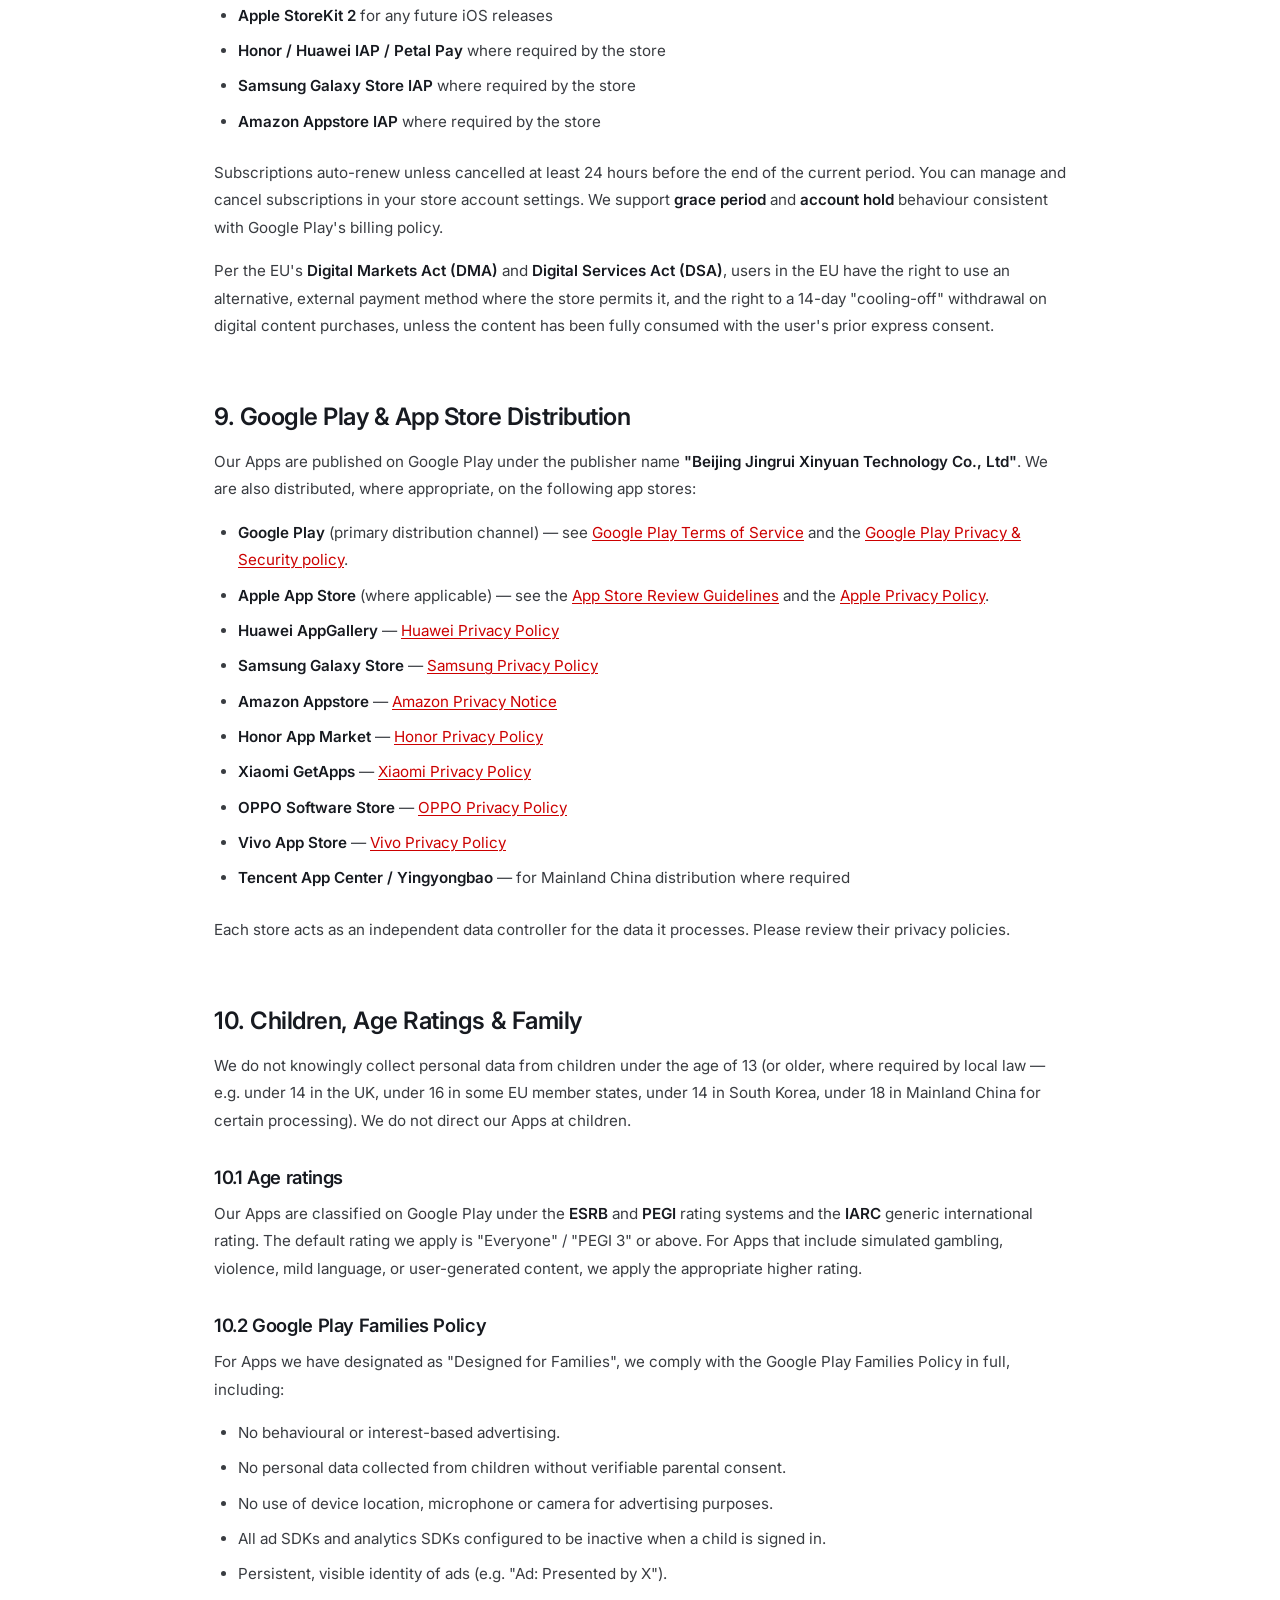
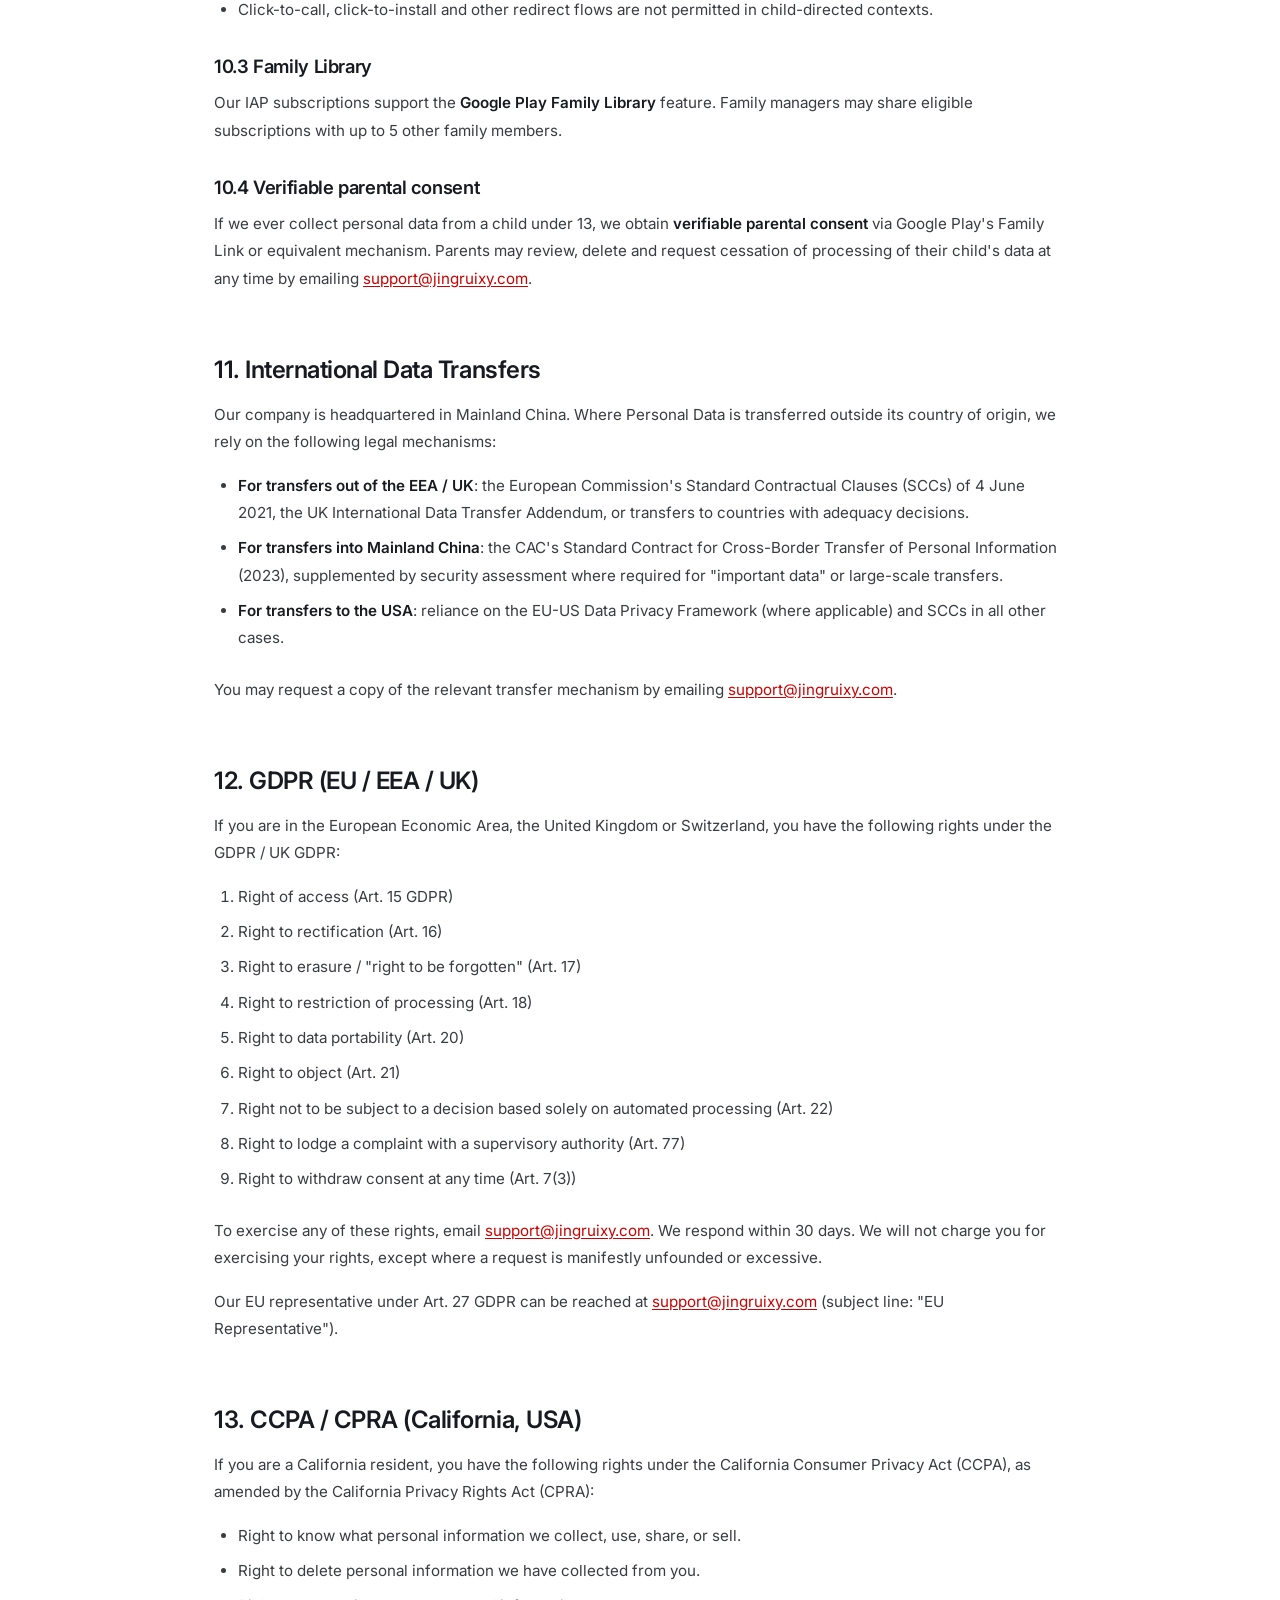
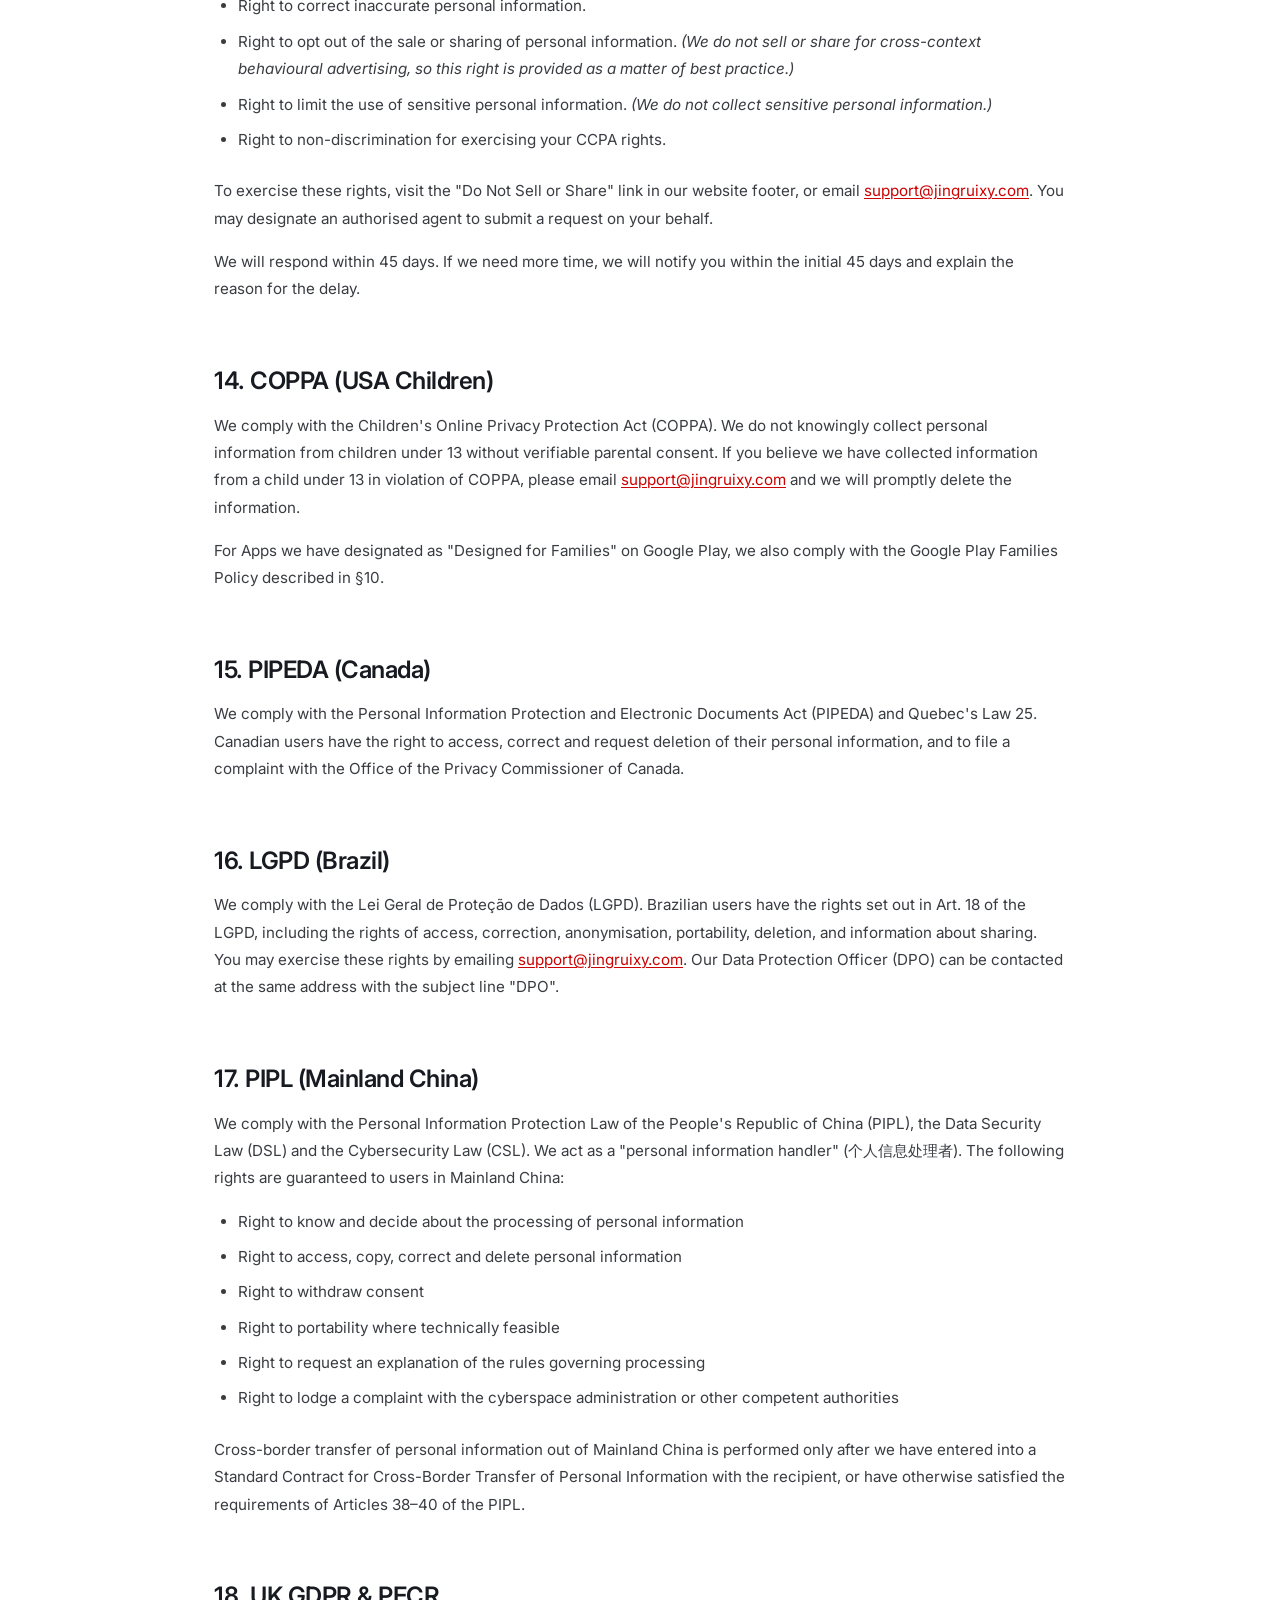
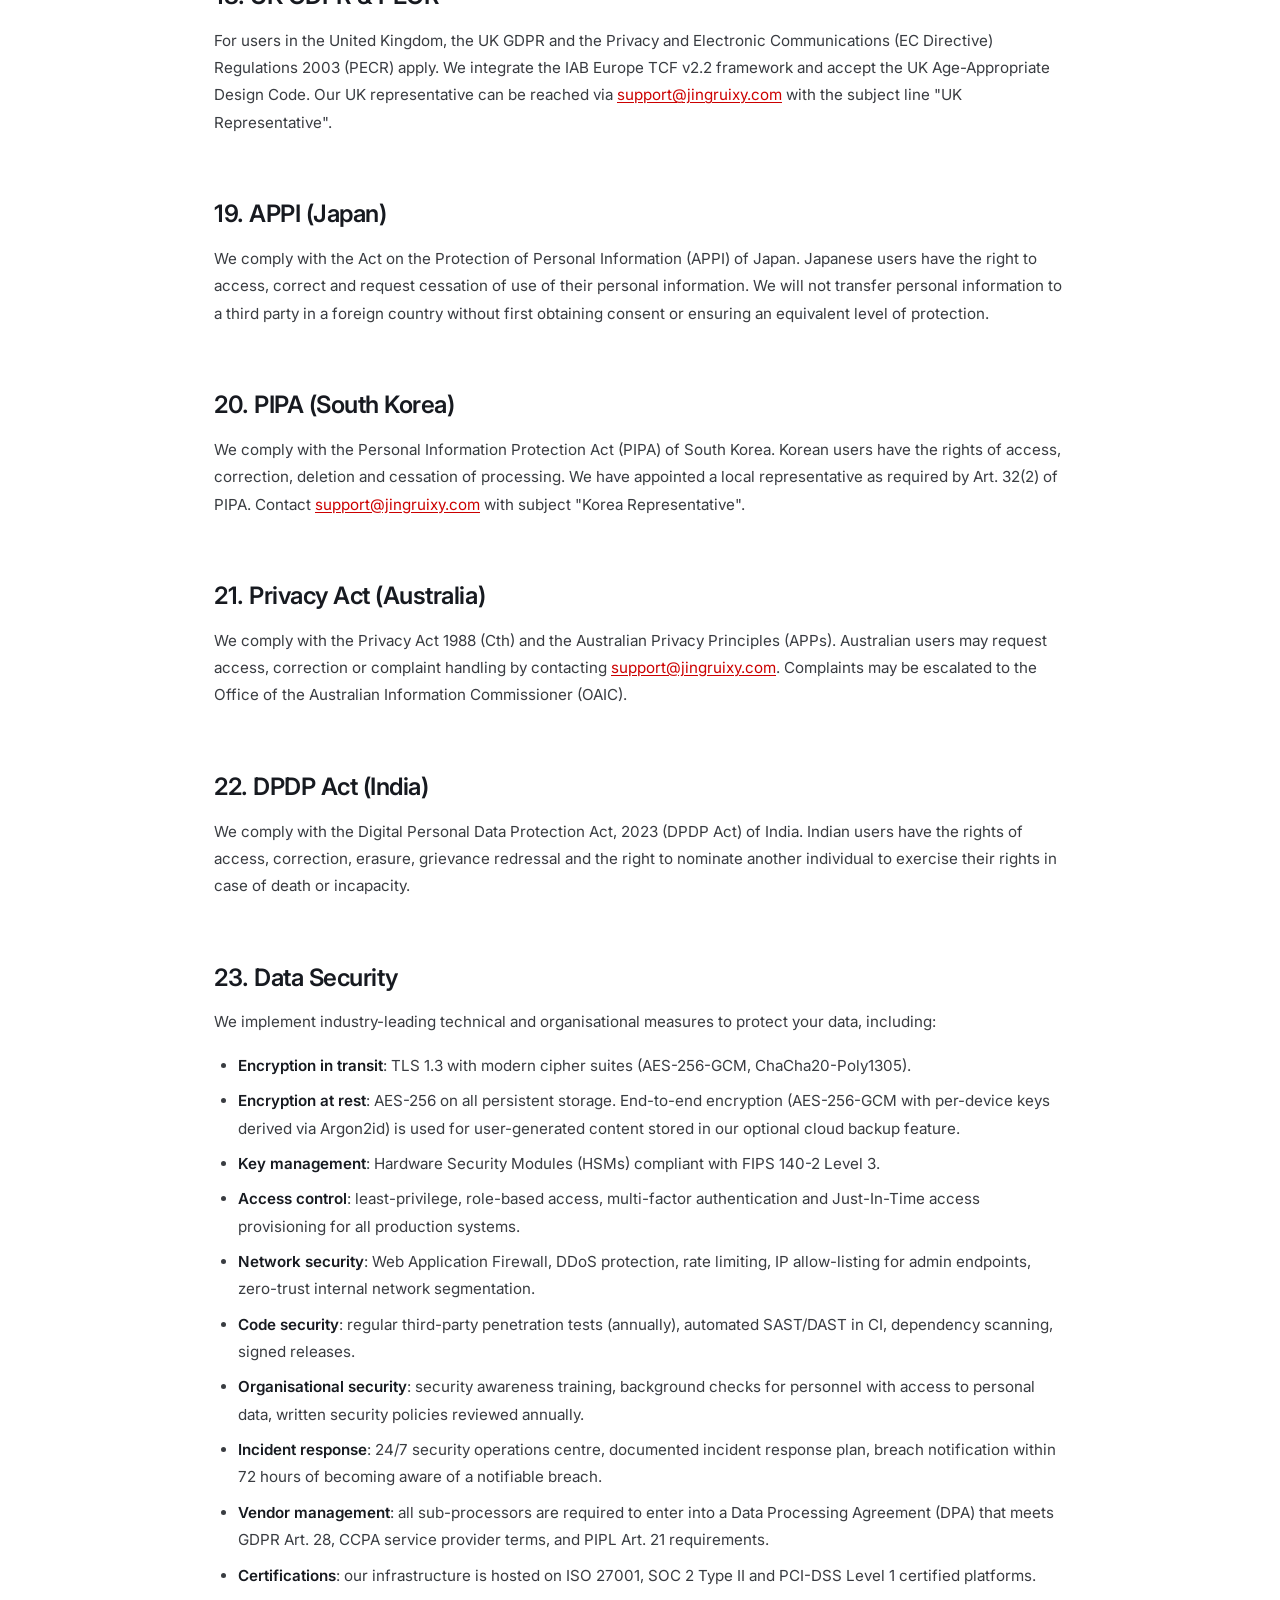
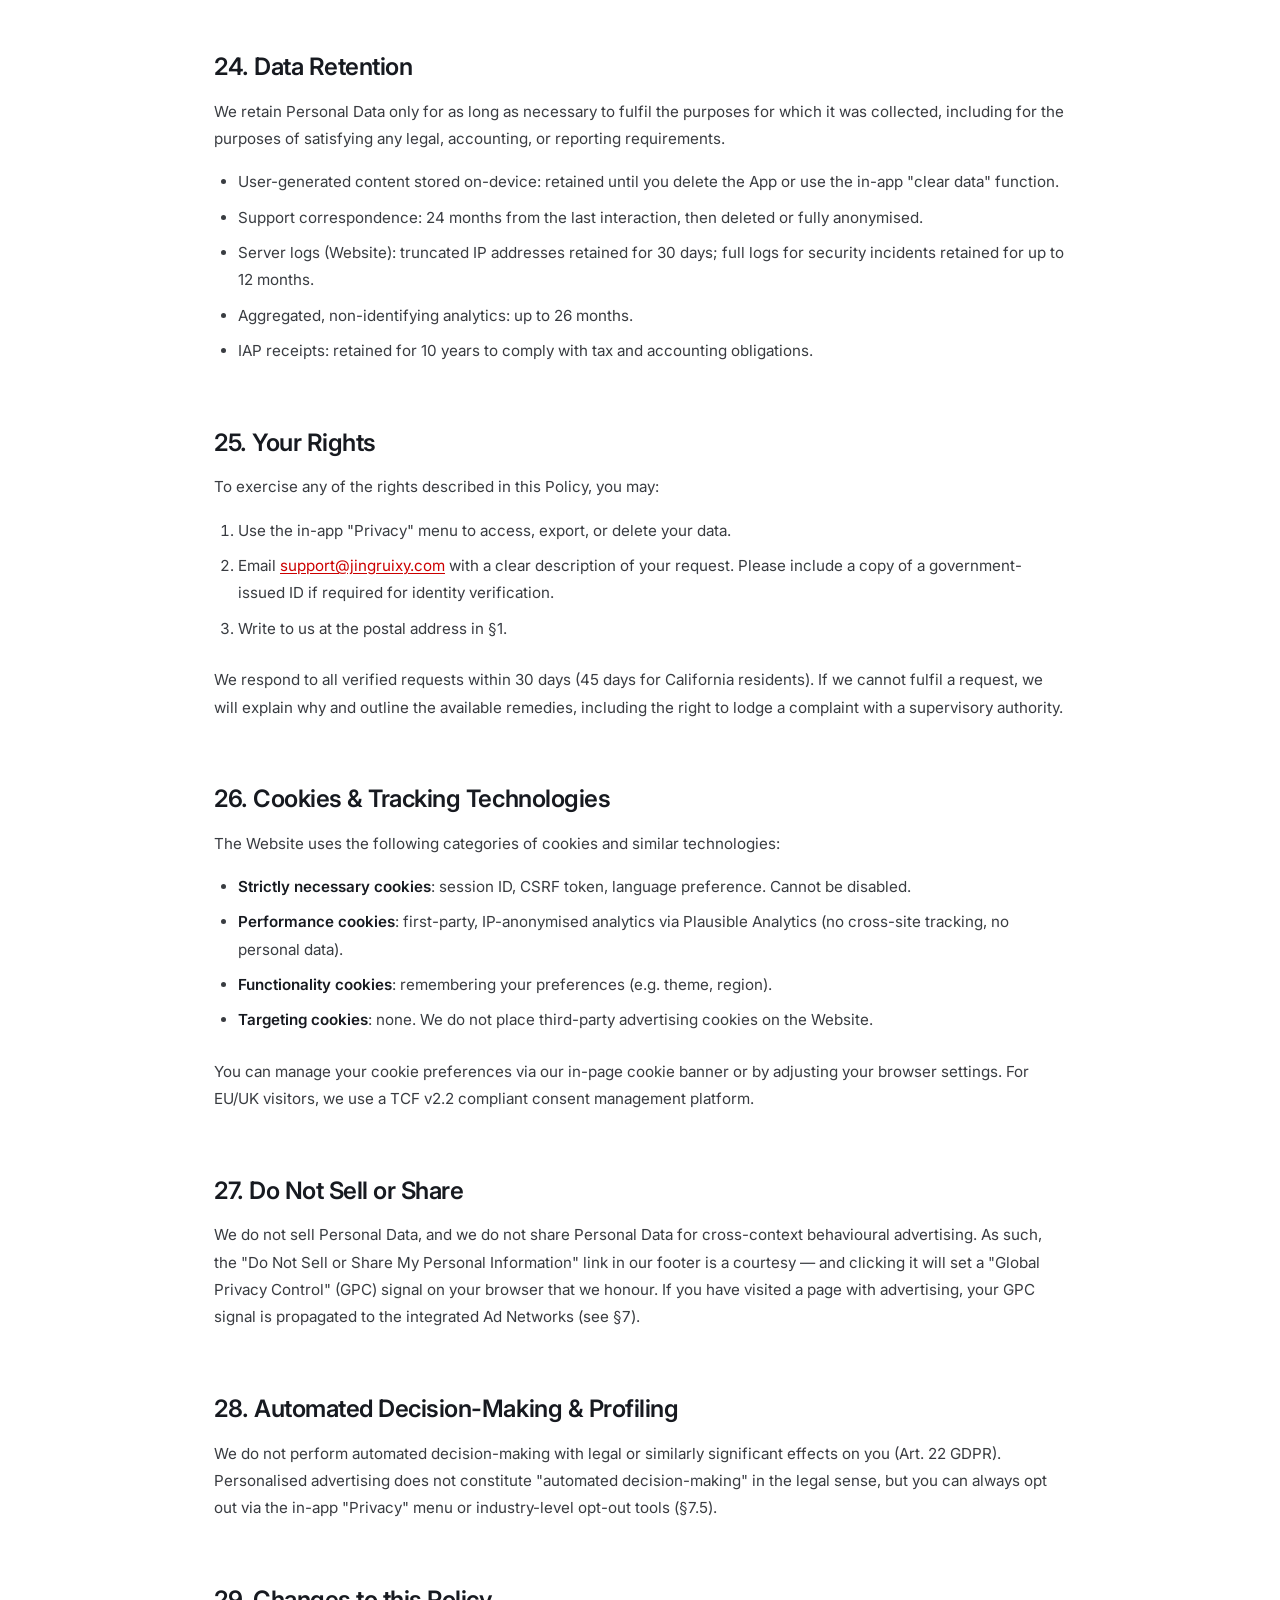
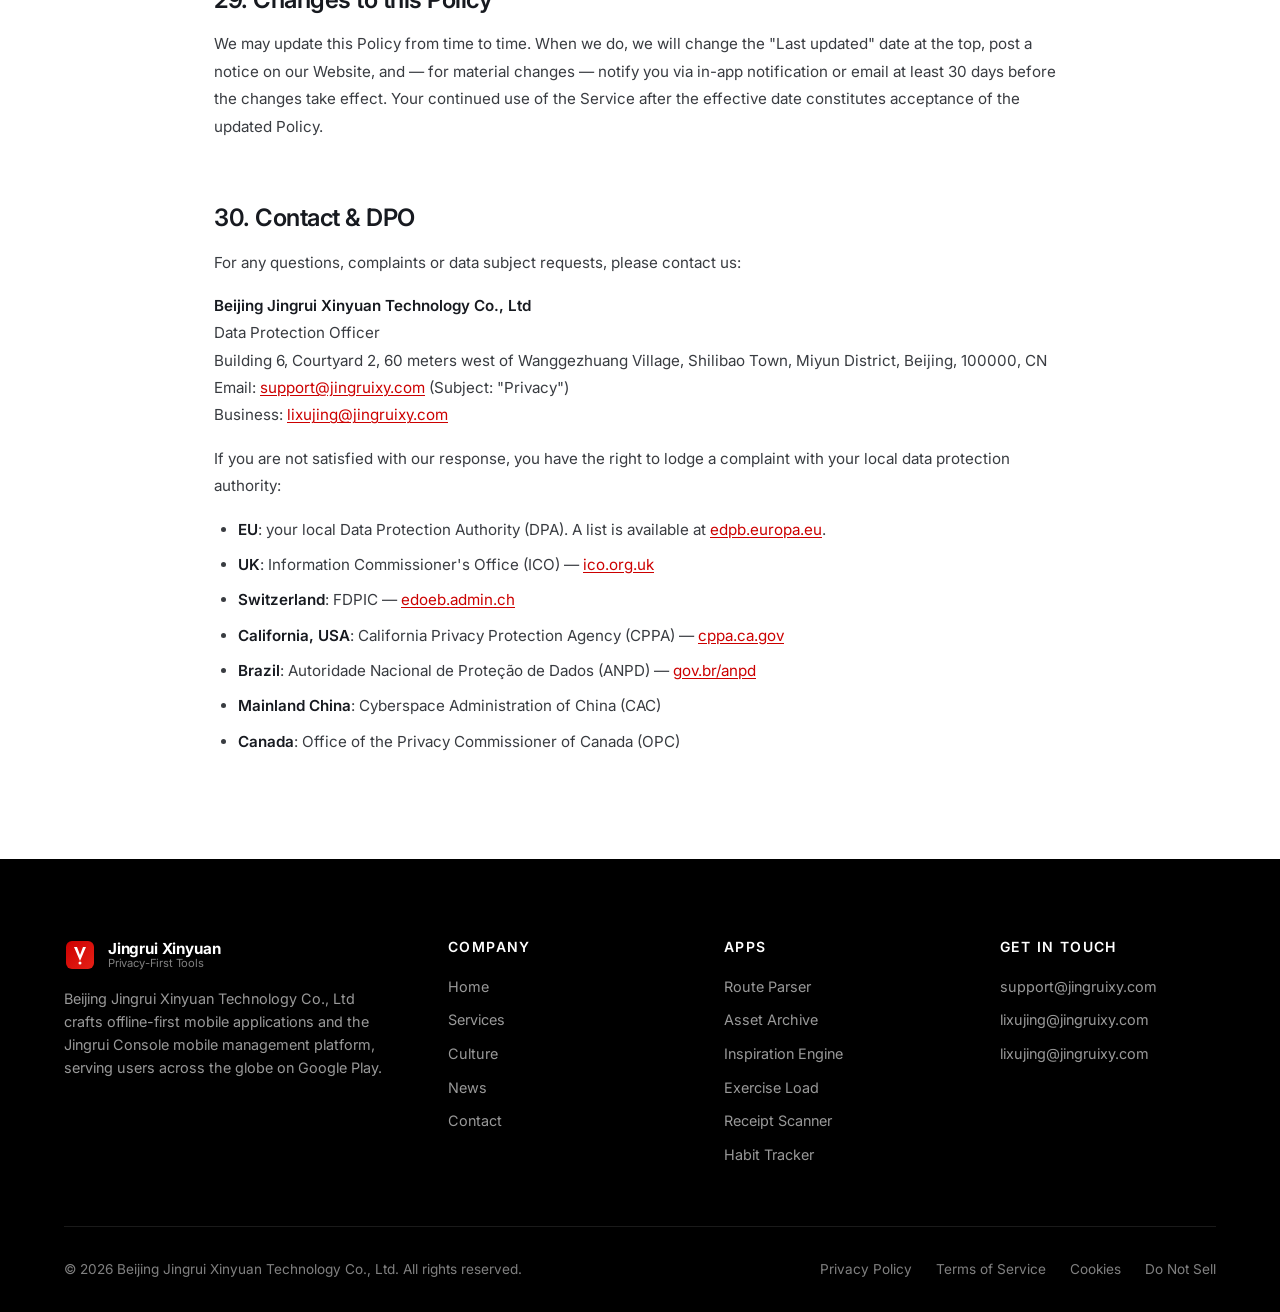
<file: privacy-policy.html>
<!DOCTYPE html>
<html lang="en">
<head>
    <meta charset="UTF-8">
    <meta name="viewport" content="width=device-width, initial-scale=1.0">
    <title>Privacy Policy | Beijing Jingrui Xinyuan Technology Co., Ltd</title>
    <meta name="description" content="The complete privacy policy for Beijing Jingrui Xinyuan Technology Co., Ltd, our apps on Google Play, and the Jingrui Console mobile management platform. Covers GDPR, CCPA, COPPA, LGPD, PIPL, ad networks and data security.">
    <meta name="robots" content="index, follow">
    <link rel="canonical" href="https://www.jingruixy.com/privacy-policy.html">
    <link rel="icon" type="image/svg+xml" href="images/favicon.svg">
    <link href="https://fonts.googleapis.com/css2?family=Inter:wght@300;400;500;600;700;800;900&display=swap" rel="stylesheet">
    <link rel="stylesheet" href="css/style.css">
    <link rel="stylesheet" href="css/animations.css">
    <link rel="stylesheet" href="css/responsive.css">
    <meta name="robots" content="index, follow, max-snippet:-1, max-image-preview:large">
</head>
<body>
    <header class="site-header" role="banner">
        <div class="header-inner">
            <a href="index.html" class="brand">
                <img src="images/logo.svg" alt="" class="brand-logo">
                <div class="brand-text">
                    <span class="brand-name">Jingrui Xinyuan</span>
                    <span class="brand-tagline">Privacy-First Tools</span>
                </div>
            </a>
            <nav class="main-nav">
                <ul class="nav-list">
                    <li><a href="index.html" class="nav-link">Home</a></li>
                    <li><a href="services.html" class="nav-link">Services</a></li>
                    <li><a href="culture.html" class="nav-link">Culture</a></li>
                    <li><a href="news.html" class="nav-link">News</a></li>
                    <li><a href="contact.html" class="nav-link">Contact</a></li>
                </ul>
                <a href="contact.html" class="header-cta">Get Started</a>
            </nav>
            <button class="nav-toggle"><span></span><span></span><span></span></button>
        </div>
    </header>

    <main>
        <div class="legal-content">
            <h1>Privacy Policy</h1>
            <p class="legal-meta">
                <strong>Effective date:</strong> 1 March 2026 &nbsp;·&nbsp;
                <strong>Last updated:</strong> 1 March 2026 &nbsp;·&nbsp;
                <strong>Applies to:</strong> All Jingrui Xinyuan apps, the Jingrui Console mobile management platform, and www.jingruixy.com
            </p>

            <div class="legal-toc">
                <h3>Table of Contents</h3>
                <ol>
                    <li><a href="#scope">Scope & Data Controller</a></li>
                    <li><a href="#definitions">Definitions</a></li>
                    <li><a href="#data-collection">Data We Collect (and Don't)</a></li>
                    <li><a href="#legal-basis">Legal Basis for Processing</a></li>
                    <li><a href="#use">How We Use Information</a></li>
                    <li><a href="#sharing">Sharing & Disclosure</a></li>
                    <li><a href="#ad-networks">Advertising & Ad Networks</a></li>
                    <li><a href="#iap-billing">In-App Purchases & Billing</a></li>
                    <li><a href="#app-store">Google Play & App Store Distribution</a></li>
                    <li><a href="#age">Children, Age Ratings & Family</a></li>
                    <li><a href="#international">International Data Transfers</a></li>
                    <li><a href="#gdpr">GDPR (EU/EEA/UK)</a></li>
                    <li><a href="#ccpa">CCPA / CPRA (California, USA)</a></li>
                    <li><a href="#coppa">COPPA (USA Children)</a></li>
                    <li><a href="#pipeda">PIPEDA (Canada)</a></li>
                    <li><a href="#lgpd">LGPD (Brazil)</a></li>
                    <li><a href="#pipl">PIPL (Mainland China)</a></li>
                    <li><a href="#uk">UK GDPR & PECR</a></li>
                    <li><a href="#japan">APPI (Japan)</a></li>
                    <li><a href="#korea">PIPA (South Korea)</a></li>
                    <li><a href="#australia">Privacy Act (Australia)</a></li>
                    <li><a href="#india">DPDP Act (India)</a></li>
                    <li><a href="#security">Data Security</a></li>
                    <li><a href="#retention">Data Retention</a></li>
                    <li><a href="#rights">Your Rights</a></li>
                    <li><a href="#cookies">Cookies & Tracking Technologies</a></li>
                    <li><a href="#dnt">Do Not Sell or Share</a></li>
                    <li><a href="#automated">Automated Decision-Making</a></li>
                    <li><a href="#changes">Changes to this Policy</a></li>
                    <li><a href="#contact">Contact & DPO</a></li>
                </ol>
            </div>

            <h2 id="scope">1. Scope & Data Controller</h2>
            <p>This Privacy Policy applies to all mobile applications published by <strong>Beijing Jingrui Xinyuan Technology Co., Ltd</strong> ("<strong>Jingrui Xinyuan</strong>", "<strong>we</strong>", "<strong>us</strong>"), to the <strong>Jingrui Console</strong> mobile management platform, and to the corporate website at <strong>www.jingruixy.com</strong>.</p>
            <p>For the purpose of the EU General Data Protection Regulation (GDPR), the UK GDPR, the Brazilian Lei Geral de Proteção de Dados (LGPD) and similar laws, the data controller is:</p>
            <p><strong>Beijing Jingrui Xinyuan Technology Co., Ltd</strong><br>
            Building 6, Courtyard 2, 60 meters west of Wanggezhuang Village, Shilibao Town, Miyun District, Beijing, 100000, People's Republic of China<br>
            <strong>Email:</strong> <a href="mailto:lixujing@jingruixy.com">lixujing@jingruixy.com</a> (business enquiries) &nbsp;|&nbsp; <a href="mailto:support@jingruixy.com">support@jingruixy.com</a> (privacy & data requests)</p>

            <h2 id="definitions">2. Definitions</h2>
            <ul>
                <li><strong>"Apps"</strong> means all mobile applications published by Jingrui Xinyuan on Google Play and other app stores, including but not limited to the Outdoor Offline Route Parser, the Collectibles Asset Archive, the Textual Inspiration Engine, the Exercise Load Calculator, the Family Receipt Scanner and the Periodic Habit Tracker.</li>
                <li><strong>"Console"</strong> means the Jingrui Console mobile management application, including any companion websites and APIs.</li>
                <li><strong>"Service"</strong> means, collectively, the Apps, the Console and the Website.</li>
                <li><strong>"Personal Data"</strong> means any information relating to an identified or identifiable natural person, as defined in the GDPR, CCPA/CPRA, PIPL and analogous laws.</li>
                <li><strong>"Process" / "Processing"</strong> means any operation performed on Personal Data, including collection, storage, use, disclosure or erasure.</li>
                <li><strong>"Ad Networks"</strong> means third-party advertising platforms integrated into our Apps for the delivery of in-app advertising (IAA).</li>
                <li><strong>"IAP"</strong> means in-app purchases processed via the relevant app store's billing system.</li>
            </ul>

            <h2 id="data-collection">3. Data We Collect (and Don't)</h2>
            <p>Our guiding principle is <strong>"Data Stays Local"</strong>: wherever technically possible, your content is processed and stored on your device and never transmitted to our servers, which we do not operate for user-generated content. Where transmission is technically necessary, the data is encrypted in transit (TLS 1.3) and minimised.</p>

            <h3>3.1 Data we DO NOT collect</h3>
            <ul>
                <li>We do not collect, sell or share your location, contacts, photos, microphone input, calendar or biometric data unless you explicitly opt in for a specific feature.</li>
                <li>We do not require account creation to use our Apps.</li>
                <li>We do not perform cross-app tracking.</li>
                <li>We do not fingerprint devices for advertising purposes.</li>
            </ul>

            <h3>3.2 Data we may collect</h3>
            <table>
                <thead>
                    <tr><th>Category</th><th>Examples</th><th>Source</th><th>Lawful basis</th></tr>
                </thead>
                <tbody>
                    <tr><td>Account data (optional)</td><td>Email address (if you create an account for cross-device sync or IAP)</td><td>You</td><td>Contract</td></tr>
                    <tr><td>Purchase data</td><td>Receipt of in-app purchase, subscription status, anonymised transaction ID</td><td>Google Play Billing</td><td>Contract / Legal obligation</td></tr>
                    <tr><td>Support correspondence</td><td>Emails you send to <a href="mailto:support@jingruixy.com">support@jingruixy.com</a>, including attachments you choose to include</td><td>You</td><td>Legitimate interest</td></tr>
                    <tr><td>Aggregated, non-identifying analytics</td><td>App version, country (derived from IP), device class, language, anonymous install UUID</td><td>Device</td><td>Consent (opt-out available)</td></tr>
                    <tr><td>Crash & diagnostics</td><td>Stack trace, app state at crash, OS version</td><td>Device</td><td>Legitimate interest</td></tr>
                    <tr><td>Server logs (Website only)</td><td>IP address (truncated), user agent, referrer</td><td>Browser</td><td>Legitimate interest</td></tr>
                </tbody>
            </table>

            <h2 id="legal-basis">4. Legal Basis for Processing</h2>
            <p>Under the GDPR and similar laws, we rely on the following legal bases:</p>
            <ul>
                <li><strong>Contract</strong> — to deliver the Apps, the Console and any IAP you purchase.</li>
                <li><strong>Legitimate interest</strong> — to keep the Service secure, prevent fraud, respond to support requests and improve product quality. Where required, we conduct a balancing test.</li>
                <li><strong>Consent</strong> — for non-essential cookies, optional analytics, and any advertising that uses personalisation. You can withdraw consent at any time.</li>
                <li><strong>Legal obligation</strong> — to comply with tax, accounting, anti-money-laundering and law enforcement requests.</li>
            </ul>

            <h2 id="use">5. How We Use Information</h2>
            <ul>
                <li>To deliver, maintain and improve the Service.</li>
                <li>To authenticate IAP receipts and prevent fraud.</li>
                <li>To respond to your support requests.</li>
                <li>To send you essential service communications (security alerts, terms changes) — you cannot opt out of these as they are necessary for the operation of the Service.</li>
                <li>To send you our quarterly newsletter — only if you explicitly opt in.</li>
                <li>To comply with applicable law.</li>
            </ul>

            <h2 id="sharing">6. Sharing & Disclosure</h2>
            <p>We do not sell Personal Data, and we do not share it for cross-context behavioural advertising. We share information only with the following categories of recipients, and only to the extent strictly necessary:</p>
            <ol>
                <li><strong>App stores</strong> (Google LLC, Apple Inc., Huawei, Samsung, Amazon and other stores where our apps are published) — for distribution, IAP processing and store-level security. Their own privacy policies apply.</li>
                <li><strong>Ad Networks</strong> — for the delivery of non-personalised advertising (see §7). You may opt out of personalised ads at any time via the in-app "Privacy" menu.</li>
                <li><strong>Payment processors</strong> (Google Play Billing, Apple StoreKit, Stripe and regional providers) — for the sole purpose of processing IAP.</li>
                <li><strong>Cloud infrastructure providers</strong> (Google Cloud, Cloudflare, Amazon Web Services, region-specific providers) — for hosting, content delivery and email. All transfers are encrypted and protected by data processing agreements.</li>
                <li><strong>Professional advisors</strong> (auditors, lawyers, accountants) under confidentiality.</li>
                <li><strong>Government authorities</strong> — only when we have a legal obligation or a valid legal order. We publish an annual transparency report on the number of government requests received.</li>
                <li><strong>Corporate transactions</strong> — in the event of a merger, acquisition or asset sale, with notice to you.</li>
            </ol>

            <h2 id="ad-networks">7. Advertising & Ad Networks</h2>
            <p>Some of our Apps monetise through <strong>In-App Advertising (IAA)</strong>. To operate advertising responsibly and to comply with Google Play's Families Policy, GDPR, CCPA/CPRA and the ePrivacy Directive, we integrate the following ad networks, mediation platforms and bidding solutions, each of which has been vetted for compliance:</p>

            <h3>7.1 First-tier ad networks & mediation platforms</h3>
            <ul>
                <li><strong>Google AdMob / Google Ads</strong> — banner, interstitial, rewarded video and native ads. Supports Google Funding Choices for consent management. <a href="https://policies.google.com/privacy" rel="noopener" target="_blank">Privacy Policy</a> · <a href="https://support.google.com/admob/answer/9012903" rel="noopener" target="_blank">Publisher guidance</a></li>
                <li><strong>Meta Audience Network (Meta Platforms Ireland Ltd & Meta Platforms, Inc.)</strong> — banner, interstitial, rewarded and native. <a href="https://www.facebook.com/policy.php" rel="noopener" target="_blank">Privacy Policy</a></li>
                <li><strong>Unity Ads & Unity LevelPlay (ironSource)</strong> — banner, interstitial, rewarded video. <a href="https://unity.com/legal/privacy-policy" rel="noopener" target="_blank">Privacy Policy</a></li>
                <li><strong>AppLovin MAX & AppLovin Exchange</strong> — mediation, bidding, banner, interstitial, rewarded, native. <a href="https://www.applovin.com/privacy/" rel="noopener" target="_blank">Privacy Policy</a></li>
                <li><strong>Pangle (TikTok For Business / ByteDance Ltd.)</strong> — banner, interstitial, rewarded. <a href="https://www.pangleglobal.com/privacy" rel="noopener" target="_blank">Privacy Policy</a></li>
                <li><strong>Vungle (Liftoff Mobile, Inc.)</strong> — rewarded and interstitial. <a href="https://vungle.com/privacy/" rel="noopener" target="_blank">Privacy Policy</a></li>
                <li><strong>Chartboost (now part of InMobi)</strong> — banner, interstitial, rewarded. <a href="https://www.inmobi.com/privacy-policy" rel="noopener" target="_blank">Privacy Policy</a></li>
                <li><strong>InMobi PTE Ltd.</strong> — banner, interstitial, rewarded, native. <a href="https://www.inmobi.com/privacy-policy" rel="noopener" target="_blank">Privacy Policy</a></li>
                <li><strong>Mintegral (Mintegral International Ltd.)</strong> — banner, interstitial, rewarded, native, offerwall. <a href="https://www.mintegral.com/en/privacy" rel="noopener" target="_blank">Privacy Policy</a></li>
                <li><strong>Tapjoy, Inc.</strong> — offerwall, rewarded video. <a href="https://www.tapjoy.com/legal/advertisers/privacy-policy" rel="noopener" target="_blank">Privacy Policy</a></li>
                <li><strong>Digital Turbine (AdColony & Fyber)</strong> — banner, interstitial, rewarded. <a href="https://www.digitalturbine.com/privacy-policy/" rel="noopener" target="_blank">Privacy Policy</a></li>
                <li><strong>Start.io (formerly StartApp)</strong> — banner, interstitial, native. <a href="https://www.start.io/policy/privacy" rel="noopener" target="_blank">Privacy Policy</a></li>
                <li><strong>Smaato, Inc. (now part of Verve Group)</strong> — open-exchange bidding. <a href="https://www.smaato.com/privacy/" rel="noopener" target="_blank">Privacy Policy</a></li>
                <li><strong>Yandex Ads (LLC "Yandex")</strong> — banner, interstitial, rewarded. <a href="https://yandex.com/legal/privacy/" rel="noopener" target="_blank">Privacy Policy</a></li>
                <li><strong>MyTarget (VK / Mail.ru Group)</strong> — banner, interstitial, native, for CIS-region installs. <a href="https://legal.my.com/us/privacy/" rel="noopener" target="_blank">Privacy Policy</a></li>
                <li><strong>Criteo SA</strong> — retargeting (where applicable, opt-in only). <a href="https://www.criteo.com/privacy/" rel="noopener" target="_blank">Privacy Policy</a></li>
                <li><strong>Taboola.com Ltd.</strong> — content recommendation (where applicable, opt-in only). <a href="https://www.taboola.com/privacy-policy" rel="noopener" target="_blank">Privacy Policy</a></li>
                <li><strong>Outbrain Inc.</strong> — content recommendation (where applicable, opt-in only). <a href="https://www.outbrain.com/legal/privacy" rel="noopener" target="_blank">Privacy Policy</a></li>
            </ul>

            <h3>7.2 Ad format compliance</h3>
            <p>Our Apps display the following ad formats, all of which are designed to comply with Google Play's Ad Policy, the Better Ads Standards, and local consumer-protection law:</p>
            <ul>
                <li><strong>Banner ads</strong> — small fixed-size ads at the top or bottom of a screen. We use MREC (300×250), leaderboard (728×90) and adaptive banner sizes. We do not place banner ads that obstruct navigation or make accidental clicks likely.</li>
                <li><strong>Interstitial ads</strong> — full-screen ads shown at natural transition points (after completing a task, between levels, after a save). We do not show them immediately on app launch, and we never show two in a row.</li>
                <li><strong>Rewarded video ads</strong> — full-screen video ads that the user opts in to in exchange for a clear in-app reward (an extra life, a temporary feature unlock, a digital coin). The user is always informed of the reward before the ad starts, and the reward is granted even if the user exits the ad early where the network supports it.</li>
                <li><strong>Native ads</strong> — ads that match the look and feel of the surrounding content, always labelled "Ad" or "Sponsored".</li>
                <li><strong>Splash / App-open ads</strong> — where used, displayed on cold start, are skippable after 5 seconds, and never appear more than once per session unless explicitly requested by the user.</li>
                <li><strong>Offerwall ads</strong> — available only in opt-in contexts; never shown to users who are signed in with a "child" or "under-13" account.</li>
            </ul>

            <h3>7.3 Children & advertising</h3>
            <p>For users we know (or have reason to believe) are under 13, we serve only <strong>contextual, non-personalised advertising</strong> via Google Play Families Policy compliant SDKs. No interest-based or behavioural targeting is performed.</p>

            <h3>7.4 Consent management</h3>
            <p>For users in the EEA, the UK and Switzerland, we integrate the Google User Messaging Platform (UMP) and/or a TCF v2.2 compliant Consent Management Platform (CMP) to collect explicit, granular consent for:</p>
            <ul>
                <li>Storage and access of information on the device (Purpose 1)</li>
                <li>Personalisation (Purposes 3 & 4)</li>
                <li>Ad selection and delivery (Purposes 1, 2, 3, 4, 7)</li>
                <li>Content selection and delivery (Purposes 1, 2, 3, 7)</li>
                <li>Measurement (Purposes 7, 8, 9)</li>
            </ul>
            <p>You may revisit your choices at any time via the in-app "Privacy" menu or via the Google "My Ad Center".</p>

            <h3>7.5 Ad network opt-outs</h3>
            <p>Beyond the in-app "Privacy" menu, you may also opt out of personalised advertising at the industry level:</p>
            <ul>
                <li>YourAdChoices (DAA): <a href="https://youradchoices.com/control" rel="noopener" target="_blank">youradchoices.com/control</a></li>
                <li>European Interactive Digital Advertising Alliance (EDAA): <a href="https://www.youronlinechoices.com/" rel="noopener" target="_blank">youronlinechoices.com</a></li>
                <li>Network Advertising Initiative (NAI): <a href="https://optout.networkadvertising.org/" rel="noopener" target="_blank">optout.networkadvertising.org</a></li>
                <li>Google Ads Settings: <a href="https://adssettings.google.com/" rel="noopener" target="_blank">adssettings.google.com</a></li>
                <li>Apple's "Limit Ad Tracking" (iOS): Settings → Privacy → Tracking</li>
                <li>Android's "Opt out of Ads Personalisation": Settings → Google → Ads</li>
            </ul>

            <h2 id="iap-billing">8. In-App Purchases & Billing</h2>
            <p>Our Apps support <strong>In-App Purchases (IAP)</strong> via the official app store billing systems. We do not operate any third-party payment processor for IAP, in compliance with Google Play's billing policy and the Apple App Store's IAP rules.</p>
            <ul>
                <li><strong>Google Play Billing v6</strong> (subscriptions, one-time unlocks, consumables)</li>
                <li><strong>Apple StoreKit 2</strong> for any future iOS releases</li>
                <li><strong>Honor / Huawei IAP / Petal Pay</strong> where required by the store</li>
                <li><strong>Samsung Galaxy Store IAP</strong> where required by the store</li>
                <li><strong>Amazon Appstore IAP</strong> where required by the store</li>
            </ul>
            <p>Subscriptions auto-renew unless cancelled at least 24 hours before the end of the current period. You can manage and cancel subscriptions in your store account settings. We support <strong>grace period</strong> and <strong>account hold</strong> behaviour consistent with Google Play's billing policy.</p>
            <p>Per the EU's <strong>Digital Markets Act (DMA)</strong> and <strong>Digital Services Act (DSA)</strong>, users in the EU have the right to use an alternative, external payment method where the store permits it, and the right to a 14-day "cooling-off" withdrawal on digital content purchases, unless the content has been fully consumed with the user's prior express consent.</p>

            <h2 id="app-store">9. Google Play & App Store Distribution</h2>
            <p>Our Apps are published on Google Play under the publisher name <strong>"Beijing Jingrui Xinyuan Technology Co., Ltd"</strong>. We are also distributed, where appropriate, on the following app stores:</p>
            <ul>
                <li><strong>Google Play</strong> (primary distribution channel) — see <a href="https://play.google.com/intl/en_us/about/play-terms.html" rel="noopener" target="_blank">Google Play Terms of Service</a> and the <a href="https://play.google.com/about/privacy-security-deception/" rel="noopener" target="_blank">Google Play Privacy & Security policy</a>.</li>
                <li><strong>Apple App Store</strong> (where applicable) — see the <a href="https://developer.apple.com/app-store/review/guidelines/" rel="noopener" target="_blank">App Store Review Guidelines</a> and the <a href="https://www.apple.com/legal/privacy/" rel="noopener" target="_blank">Apple Privacy Policy</a>.</li>
                <li><strong>Huawei AppGallery</strong> — <a href="https://consumer.huawei.com/en/privacy/privacy-policy/" rel="noopener" target="_blank">Huawei Privacy Policy</a></li>
                <li><strong>Samsung Galaxy Store</strong> — <a href="https://www.samsung.com/account/privacy-policy/" rel="noopener" target="_blank">Samsung Privacy Policy</a></li>
                <li><strong>Amazon Appstore</strong> — <a href="https://www.amazon.com/gp/help/customer/display.html?nodeId=GX7NJGSBGJSXC4ZB" rel="noopener" target="_blank">Amazon Privacy Notice</a></li>
                <li><strong>Honor App Market</strong> — <a href="https://www.hihonor.com/global/privacy/privacy-policy/" rel="noopener" target="_blank">Honor Privacy Policy</a></li>
                <li><strong>Xiaomi GetApps</strong> — <a href="https://privacy.miui.com/" rel="noopener" target="_blank">Xiaomi Privacy Policy</a></li>
                <li><strong>OPPO Software Store</strong> — <a href="https://www.oppo.com/en/privacy/" rel="noopener" target="_blank">OPPO Privacy Policy</a></li>
                <li><strong>Vivo App Store</strong> — <a href="https://www.vivo.com/en/privacy" rel="noopener" target="_blank">Vivo Privacy Policy</a></li>
                <li><strong>Tencent App Center / Yingyongbao</strong> — for Mainland China distribution where required</li>
            </ul>
            <p>Each store acts as an independent data controller for the data it processes. Please review their privacy policies.</p>

            <h2 id="age">10. Children, Age Ratings & Family</h2>
            <p>We do not knowingly collect personal data from children under the age of 13 (or older, where required by local law — e.g. under 14 in the UK, under 16 in some EU member states, under 14 in South Korea, under 18 in Mainland China for certain processing). We do not direct our Apps at children.</p>
            <h3>10.1 Age ratings</h3>
            <p>Our Apps are classified on Google Play under the <strong>ESRB</strong> and <strong>PEGI</strong> rating systems and the <strong>IARC</strong> generic international rating. The default rating we apply is "Everyone" / "PEGI 3" or above. For Apps that include simulated gambling, violence, mild language, or user-generated content, we apply the appropriate higher rating.</p>
            <h3>10.2 Google Play Families Policy</h3>
            <p>For Apps we have designated as "Designed for Families", we comply with the Google Play Families Policy in full, including:</p>
            <ul>
                <li>No behavioural or interest-based advertising.</li>
                <li>No personal data collected from children without verifiable parental consent.</li>
                <li>No use of device location, microphone or camera for advertising purposes.</li>
                <li>All ad SDKs and analytics SDKs configured to be inactive when a child is signed in.</li>
                <li>Persistent, visible identity of ads (e.g. "Ad: Presented by X").</li>
                <li>Click-to-call, click-to-install and other redirect flows are not permitted in child-directed contexts.</li>
            </ul>
            <h3>10.3 Family Library</h3>
            <p>Our IAP subscriptions support the <strong>Google Play Family Library</strong> feature. Family managers may share eligible subscriptions with up to 5 other family members.</p>
            <h3>10.4 Verifiable parental consent</h3>
            <p>If we ever collect personal data from a child under 13, we obtain <strong>verifiable parental consent</strong> via Google Play's Family Link or equivalent mechanism. Parents may review, delete and request cessation of processing of their child's data at any time by emailing <a href="mailto:support@jingruixy.com">support@jingruixy.com</a>.</p>

            <h2 id="international">11. International Data Transfers</h2>
            <p>Our company is headquartered in Mainland China. Where Personal Data is transferred outside its country of origin, we rely on the following legal mechanisms:</p>
            <ul>
                <li><strong>For transfers out of the EEA / UK</strong>: the European Commission's Standard Contractual Clauses (SCCs) of 4 June 2021, the UK International Data Transfer Addendum, or transfers to countries with adequacy decisions.</li>
                <li><strong>For transfers into Mainland China</strong>: the CAC's Standard Contract for Cross-Border Transfer of Personal Information (2023), supplemented by security assessment where required for "important data" or large-scale transfers.</li>
                <li><strong>For transfers to the USA</strong>: reliance on the EU-US Data Privacy Framework (where applicable) and SCCs in all other cases.</li>
            </ul>
            <p>You may request a copy of the relevant transfer mechanism by emailing <a href="mailto:support@jingruixy.com">support@jingruixy.com</a>.</p>

            <h2 id="gdpr">12. GDPR (EU / EEA / UK)</h2>
            <p>If you are in the European Economic Area, the United Kingdom or Switzerland, you have the following rights under the GDPR / UK GDPR:</p>
            <ol>
                <li>Right of access (Art. 15 GDPR)</li>
                <li>Right to rectification (Art. 16)</li>
                <li>Right to erasure / "right to be forgotten" (Art. 17)</li>
                <li>Right to restriction of processing (Art. 18)</li>
                <li>Right to data portability (Art. 20)</li>
                <li>Right to object (Art. 21)</li>
                <li>Right not to be subject to a decision based solely on automated processing (Art. 22)</li>
                <li>Right to lodge a complaint with a supervisory authority (Art. 77)</li>
                <li>Right to withdraw consent at any time (Art. 7(3))</li>
            </ol>
            <p>To exercise any of these rights, email <a href="mailto:support@jingruixy.com">support@jingruixy.com</a>. We respond within 30 days. We will not charge you for exercising your rights, except where a request is manifestly unfounded or excessive.</p>
            <p>Our EU representative under Art. 27 GDPR can be reached at <a href="mailto:support@jingruixy.com">support@jingruixy.com</a> (subject line: "EU Representative").</p>

            <h2 id="ccpa">13. CCPA / CPRA (California, USA)</h2>
            <p>If you are a California resident, you have the following rights under the California Consumer Privacy Act (CCPA), as amended by the California Privacy Rights Act (CPRA):</p>
            <ul>
                <li>Right to know what personal information we collect, use, share, or sell.</li>
                <li>Right to delete personal information we have collected from you.</li>
                <li>Right to correct inaccurate personal information.</li>
                <li>Right to opt out of the sale or sharing of personal information. <em>(We do not sell or share for cross-context behavioural advertising, so this right is provided as a matter of best practice.)</em></li>
                <li>Right to limit the use of sensitive personal information. <em>(We do not collect sensitive personal information.)</em></li>
                <li>Right to non-discrimination for exercising your CCPA rights.</li>
            </ul>
            <p>To exercise these rights, visit the "Do Not Sell or Share" link in our website footer, or email <a href="mailto:support@jingruixy.com">support@jingruixy.com</a>. You may designate an authorised agent to submit a request on your behalf.</p>
            <p>We will respond within 45 days. If we need more time, we will notify you within the initial 45 days and explain the reason for the delay.</p>

            <h2 id="coppa">14. COPPA (USA Children)</h2>
            <p>We comply with the Children's Online Privacy Protection Act (COPPA). We do not knowingly collect personal information from children under 13 without verifiable parental consent. If you believe we have collected information from a child under 13 in violation of COPPA, please email <a href="mailto:support@jingruixy.com">support@jingruixy.com</a> and we will promptly delete the information.</p>
            <p>For Apps we have designated as "Designed for Families" on Google Play, we also comply with the Google Play Families Policy described in §10.</p>

            <h2 id="pipeda">15. PIPEDA (Canada)</h2>
            <p>We comply with the Personal Information Protection and Electronic Documents Act (PIPEDA) and Quebec's Law 25. Canadian users have the right to access, correct and request deletion of their personal information, and to file a complaint with the Office of the Privacy Commissioner of Canada.</p>

            <h2 id="lgpd">16. LGPD (Brazil)</h2>
            <p>We comply with the Lei Geral de Proteção de Dados (LGPD). Brazilian users have the rights set out in Art. 18 of the LGPD, including the rights of access, correction, anonymisation, portability, deletion, and information about sharing. You may exercise these rights by emailing <a href="mailto:support@jingruixy.com">support@jingruixy.com</a>. Our Data Protection Officer (DPO) can be contacted at the same address with the subject line "DPO".</p>

            <h2 id="pipl">17. PIPL (Mainland China)</h2>
            <p>We comply with the Personal Information Protection Law of the People's Republic of China (PIPL), the Data Security Law (DSL) and the Cybersecurity Law (CSL). We act as a "personal information handler" (个人信息处理者). The following rights are guaranteed to users in Mainland China:</p>
            <ul>
                <li>Right to know and decide about the processing of personal information</li>
                <li>Right to access, copy, correct and delete personal information</li>
                <li>Right to withdraw consent</li>
                <li>Right to portability where technically feasible</li>
                <li>Right to request an explanation of the rules governing processing</li>
                <li>Right to lodge a complaint with the cyberspace administration or other competent authorities</li>
            </ul>
            <p>Cross-border transfer of personal information out of Mainland China is performed only after we have entered into a Standard Contract for Cross-Border Transfer of Personal Information with the recipient, or have otherwise satisfied the requirements of Articles 38–40 of the PIPL.</p>

            <h2 id="uk">18. UK GDPR & PECR</h2>
            <p>For users in the United Kingdom, the UK GDPR and the Privacy and Electronic Communications (EC Directive) Regulations 2003 (PECR) apply. We integrate the IAB Europe TCF v2.2 framework and accept the UK Age-Appropriate Design Code. Our UK representative can be reached via <a href="mailto:support@jingruixy.com">support@jingruixy.com</a> with the subject line "UK Representative".</p>

            <h2 id="japan">19. APPI (Japan)</h2>
            <p>We comply with the Act on the Protection of Personal Information (APPI) of Japan. Japanese users have the right to access, correct and request cessation of use of their personal information. We will not transfer personal information to a third party in a foreign country without first obtaining consent or ensuring an equivalent level of protection.</p>

            <h2 id="korea">20. PIPA (South Korea)</h2>
            <p>We comply with the Personal Information Protection Act (PIPA) of South Korea. Korean users have the rights of access, correction, deletion and cessation of processing. We have appointed a local representative as required by Art. 32(2) of PIPA. Contact <a href="mailto:support@jingruixy.com">support@jingruixy.com</a> with subject "Korea Representative".</p>

            <h2 id="australia">21. Privacy Act (Australia)</h2>
            <p>We comply with the Privacy Act 1988 (Cth) and the Australian Privacy Principles (APPs). Australian users may request access, correction or complaint handling by contacting <a href="mailto:support@jingruixy.com">support@jingruixy.com</a>. Complaints may be escalated to the Office of the Australian Information Commissioner (OAIC).</p>

            <h2 id="india">22. DPDP Act (India)</h2>
            <p>We comply with the Digital Personal Data Protection Act, 2023 (DPDP Act) of India. Indian users have the rights of access, correction, erasure, grievance redressal and the right to nominate another individual to exercise their rights in case of death or incapacity.</p>

            <h2 id="security">23. Data Security</h2>
            <p>We implement industry-leading technical and organisational measures to protect your data, including:</p>
            <ul>
                <li><strong>Encryption in transit</strong>: TLS 1.3 with modern cipher suites (AES-256-GCM, ChaCha20-Poly1305).</li>
                <li><strong>Encryption at rest</strong>: AES-256 on all persistent storage. End-to-end encryption (AES-256-GCM with per-device keys derived via Argon2id) is used for user-generated content stored in our optional cloud backup feature.</li>
                <li><strong>Key management</strong>: Hardware Security Modules (HSMs) compliant with FIPS 140-2 Level 3.</li>
                <li><strong>Access control</strong>: least-privilege, role-based access, multi-factor authentication and Just-In-Time access provisioning for all production systems.</li>
                <li><strong>Network security</strong>: Web Application Firewall, DDoS protection, rate limiting, IP allow-listing for admin endpoints, zero-trust internal network segmentation.</li>
                <li><strong>Code security</strong>: regular third-party penetration tests (annually), automated SAST/DAST in CI, dependency scanning, signed releases.</li>
                <li><strong>Organisational security</strong>: security awareness training, background checks for personnel with access to personal data, written security policies reviewed annually.</li>
                <li><strong>Incident response</strong>: 24/7 security operations centre, documented incident response plan, breach notification within 72 hours of becoming aware of a notifiable breach.</li>
                <li><strong>Vendor management</strong>: all sub-processors are required to enter into a Data Processing Agreement (DPA) that meets GDPR Art. 28, CCPA service provider terms, and PIPL Art. 21 requirements.</li>
                <li><strong>Certifications</strong>: our infrastructure is hosted on ISO 27001, SOC 2 Type II and PCI-DSS Level 1 certified platforms.</li>
            </ul>

            <h2 id="retention">24. Data Retention</h2>
            <p>We retain Personal Data only for as long as necessary to fulfil the purposes for which it was collected, including for the purposes of satisfying any legal, accounting, or reporting requirements.</p>
            <ul>
                <li>User-generated content stored on-device: retained until you delete the App or use the in-app "clear data" function.</li>
                <li>Support correspondence: 24 months from the last interaction, then deleted or fully anonymised.</li>
                <li>Server logs (Website): truncated IP addresses retained for 30 days; full logs for security incidents retained for up to 12 months.</li>
                <li>Aggregated, non-identifying analytics: up to 26 months.</li>
                <li>IAP receipts: retained for 10 years to comply with tax and accounting obligations.</li>
            </ul>

            <h2 id="rights">25. Your Rights</h2>
            <p>To exercise any of the rights described in this Policy, you may:</p>
            <ol>
                <li>Use the in-app "Privacy" menu to access, export, or delete your data.</li>
                <li>Email <a href="mailto:support@jingruixy.com">support@jingruixy.com</a> with a clear description of your request. Please include a copy of a government-issued ID if required for identity verification.</li>
                <li>Write to us at the postal address in §1.</li>
            </ol>
            <p>We respond to all verified requests within 30 days (45 days for California residents). If we cannot fulfil a request, we will explain why and outline the available remedies, including the right to lodge a complaint with a supervisory authority.</p>

            <h2 id="cookies">26. Cookies & Tracking Technologies</h2>
            <p>The Website uses the following categories of cookies and similar technologies:</p>
            <ul>
                <li><strong>Strictly necessary cookies</strong>: session ID, CSRF token, language preference. Cannot be disabled.</li>
                <li><strong>Performance cookies</strong>: first-party, IP-anonymised analytics via Plausible Analytics (no cross-site tracking, no personal data).</li>
                <li><strong>Functionality cookies</strong>: remembering your preferences (e.g. theme, region).</li>
                <li><strong>Targeting cookies</strong>: none. We do not place third-party advertising cookies on the Website.</li>
            </ul>
            <p>You can manage your cookie preferences via our in-page cookie banner or by adjusting your browser settings. For EU/UK visitors, we use a TCF v2.2 compliant consent management platform.</p>

            <h2 id="dnt">27. Do Not Sell or Share</h2>
            <p>We do not sell Personal Data, and we do not share Personal Data for cross-context behavioural advertising. As such, the "Do Not Sell or Share My Personal Information" link in our footer is a courtesy — and clicking it will set a "Global Privacy Control" (GPC) signal on your browser that we honour. If you have visited a page with advertising, your GPC signal is propagated to the integrated Ad Networks (see §7).</p>

            <h2 id="automated">28. Automated Decision-Making & Profiling</h2>
            <p>We do not perform automated decision-making with legal or similarly significant effects on you (Art. 22 GDPR). Personalised advertising does not constitute "automated decision-making" in the legal sense, but you can always opt out via the in-app "Privacy" menu or industry-level opt-out tools (§7.5).</p>

            <h2 id="changes">29. Changes to this Policy</h2>
            <p>We may update this Policy from time to time. When we do, we will change the "Last updated" date at the top, post a notice on our Website, and — for material changes — notify you via in-app notification or email at least 30 days before the changes take effect. Your continued use of the Service after the effective date constitutes acceptance of the updated Policy.</p>

            <h2 id="contact">30. Contact & DPO</h2>
            <p>For any questions, complaints or data subject requests, please contact us:</p>
            <p>
                <strong>Beijing Jingrui Xinyuan Technology Co., Ltd</strong><br>
                Data Protection Officer<br>
                Building 6, Courtyard 2, 60 meters west of Wanggezhuang Village, Shilibao Town, Miyun District, Beijing, 100000, CN<br>
                Email: <a href="mailto:support@jingruixy.com">support@jingruixy.com</a> (Subject: "Privacy")<br>
                Business: <a href="mailto:lixujing@jingruixy.com">lixujing@jingruixy.com</a>
            </p>
            <p>If you are not satisfied with our response, you have the right to lodge a complaint with your local data protection authority:</p>
            <ul>
                <li><strong>EU</strong>: your local Data Protection Authority (DPA). A list is available at <a href="https://edpb.europa.eu/about-edpb/about-edpb/members_en" rel="noopener" target="_blank">edpb.europa.eu</a>.</li>
                <li><strong>UK</strong>: Information Commissioner's Office (ICO) — <a href="https://ico.org.uk/" rel="noopener" target="_blank">ico.org.uk</a></li>
                <li><strong>Switzerland</strong>: FDPIC — <a href="https://www.edoeb.admin.ch/" rel="noopener" target="_blank">edoeb.admin.ch</a></li>
                <li><strong>California, USA</strong>: California Privacy Protection Agency (CPPA) — <a href="https://cppa.ca.gov/" rel="noopener" target="_blank">cppa.ca.gov</a></li>
                <li><strong>Brazil</strong>: Autoridade Nacional de Proteção de Dados (ANPD) — <a href="https://www.gov.br/anpd/" rel="noopener" target="_blank">gov.br/anpd</a></li>
                <li><strong>Mainland China</strong>: Cyberspace Administration of China (CAC)</li>
                <li><strong>Canada</strong>: Office of the Privacy Commissioner of Canada (OPC)</li>
            </ul>
        </div>
    </main>

    <footer class="site-footer" role="contentinfo">
        <div class="container">
            <div class="footer-grid">
                <div class="footer-brand">
                    <a href="index.html" class="brand">
                        <img src="images/logo.svg" alt="" class="brand-logo">
                        <div class="brand-text">
                            <span class="brand-name" style="color:#fff;">Jingrui Xinyuan</span>
                            <span class="brand-tagline" style="color:rgba(255,255,255,0.5);">Privacy-First Tools</span>
                        </div>
                    </a>
                    <p>Beijing Jingrui Xinyuan Technology Co., Ltd crafts offline-first mobile applications and the Jingrui Console mobile management platform, serving users across the globe on Google Play.</p>
                </div>
                <div>
                    <h4 class="footer-heading">Company</h4>
                    <div class="footer-links">
                        <a href="index.html">Home</a>
                        <a href="services.html">Services</a>
                        <a href="culture.html">Culture</a>
                        <a href="news.html">News</a>
                        <a href="contact.html">Contact</a>
                    </div>
                </div>
                <div>
                    <h4 class="footer-heading">Apps</h4>
                    <div class="footer-links">
                        <a href="services.html#route">Route Parser</a>
                        <a href="services.html#archive">Asset Archive</a>
                        <a href="services.html#inspiration">Inspiration Engine</a>
                        <a href="services.html#fitness">Exercise Load</a>
                        <a href="services.html#scanner">Receipt Scanner</a>
                        <a href="services.html#habit">Habit Tracker</a>
                    </div>
                </div>
                <div>
                    <h4 class="footer-heading">Get in Touch</h4>
                    <div class="footer-links">
                        <a href="mailto:support@jingruixy.com">support@jingruixy.com</a>
                        <a href="mailto:lixujing@jingruixy.com">lixujing@jingruixy.com</a>
<a href="mailto:lixujing@jingruixy.com">lixujing@jingruixy.com</a>
                    </div>
                </div>
            </div>
            <div class="footer-bottom">
                <p class="footer-copyright">&copy; <span class="current-year">2026</span> Beijing Jingrui Xinyuan Technology Co., Ltd. All rights reserved.</p>
                <div class="footer-legal">
                    <a href="privacy-policy.html">Privacy Policy</a>
                    <a href="terms-of-service.html">Terms of Service</a>
                    <a href="privacy-policy.html#cookies">Cookies</a>
                    <a href="privacy-policy.html#dnt">Do Not Sell</a>
                </div>
            </div>
        </div>
    </footer>
    <a href="#" class="back-to-top"><img src="images/icon-arrow-up.svg" alt=""></a>
    <script src="js/main.js"></script>
    <script src="js/animations.js"></script>
</body>
</html>
</file>
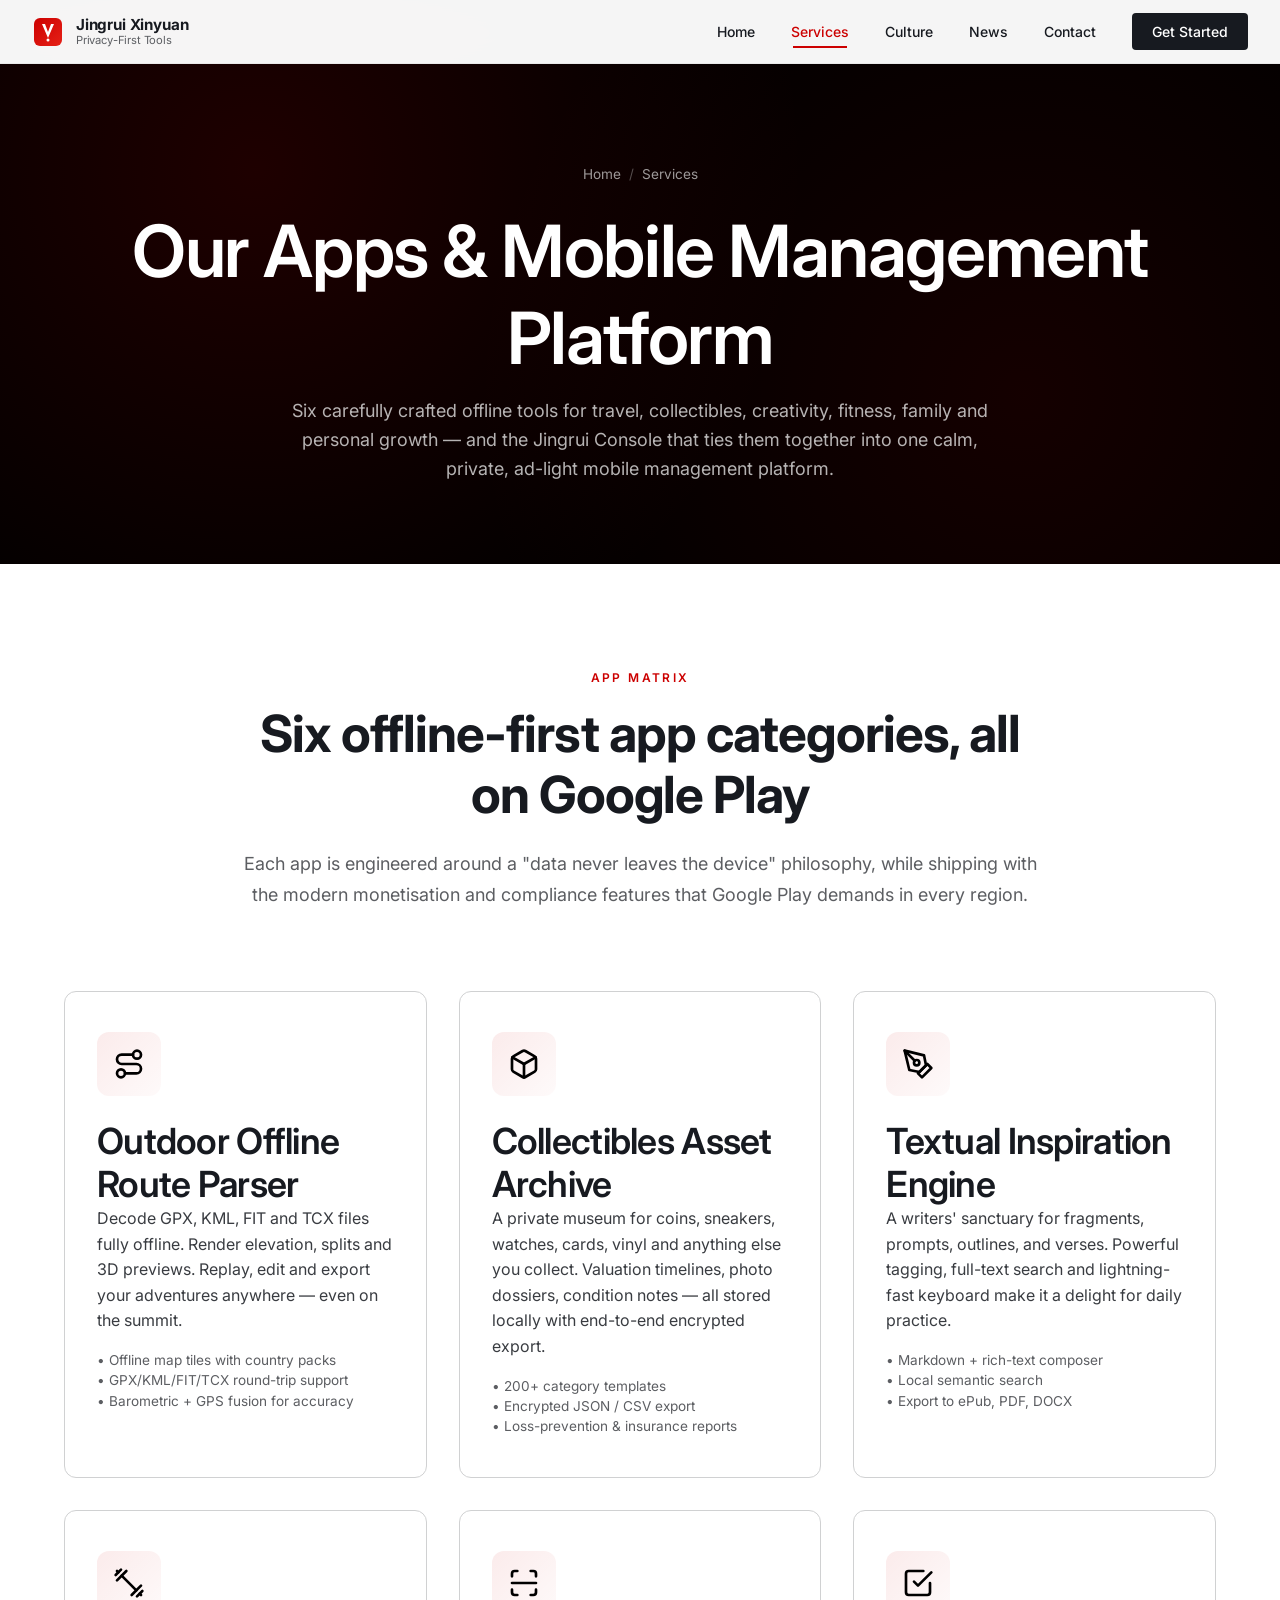
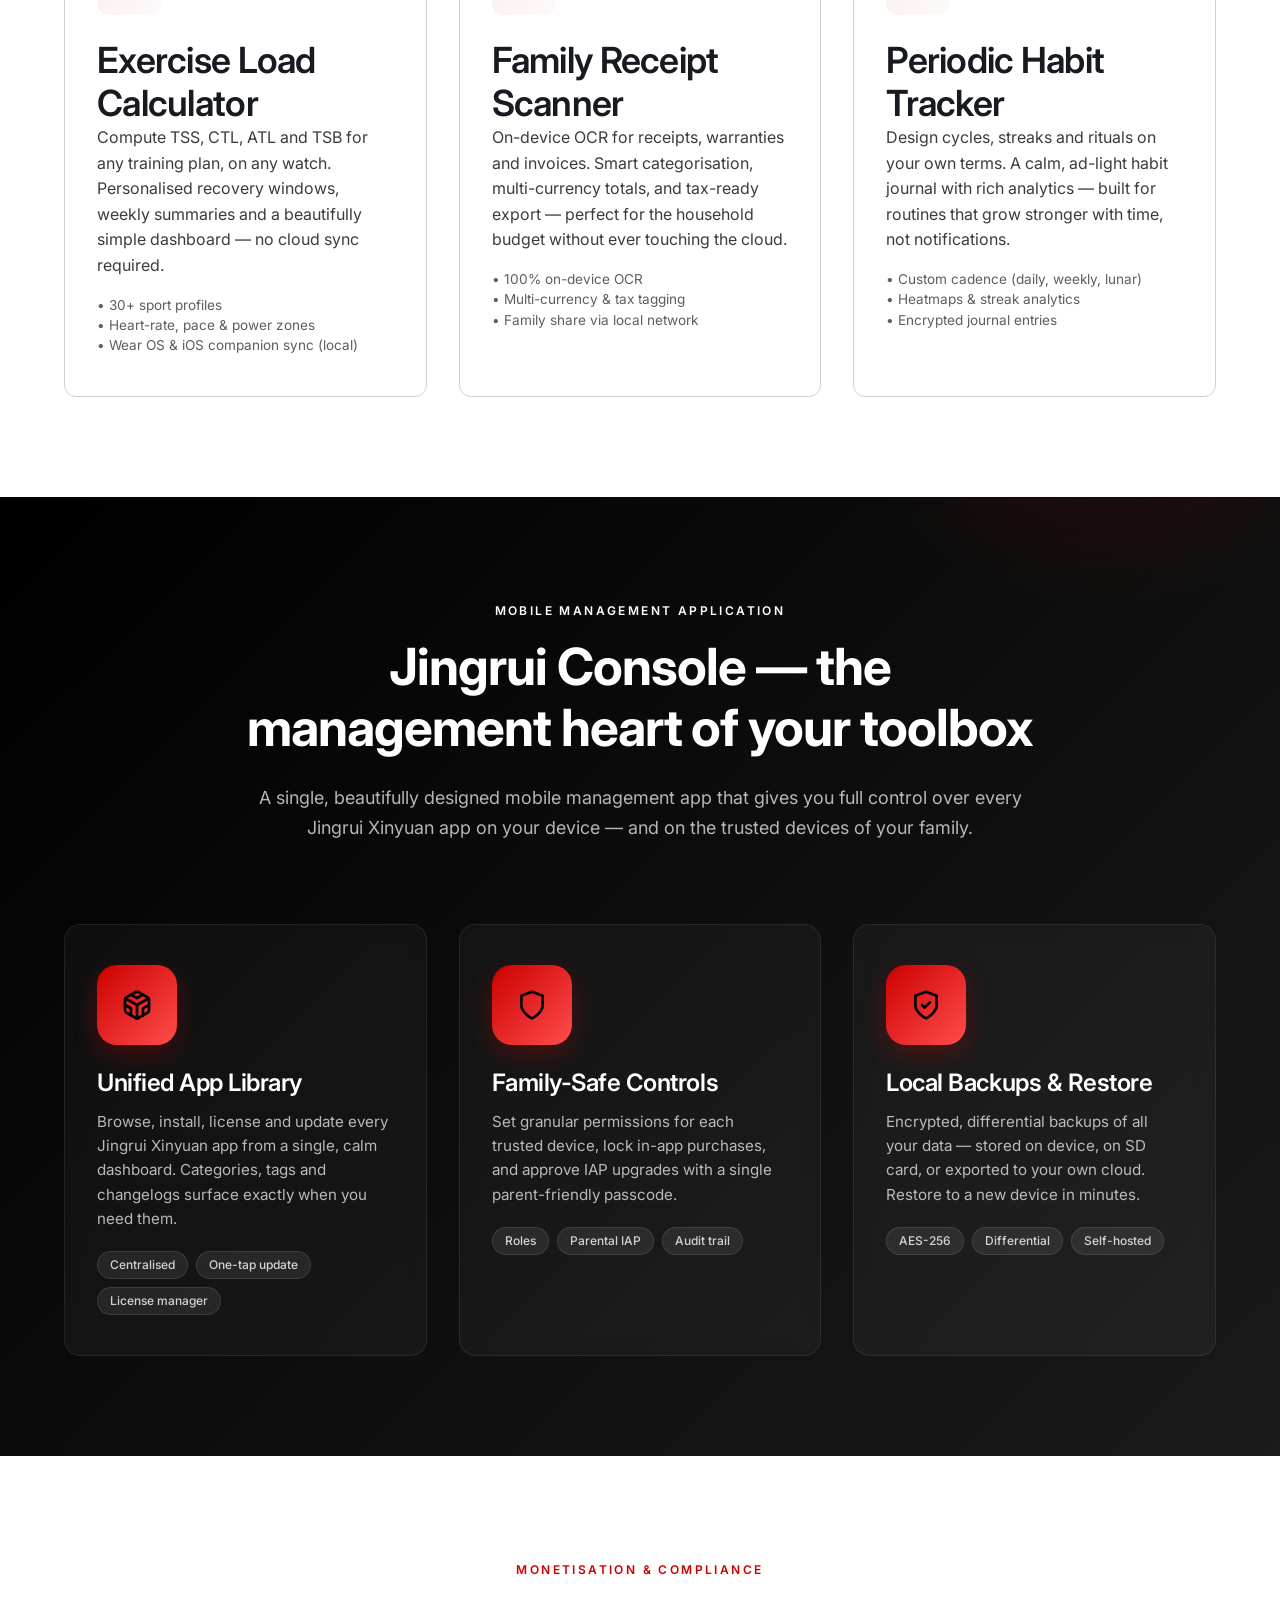
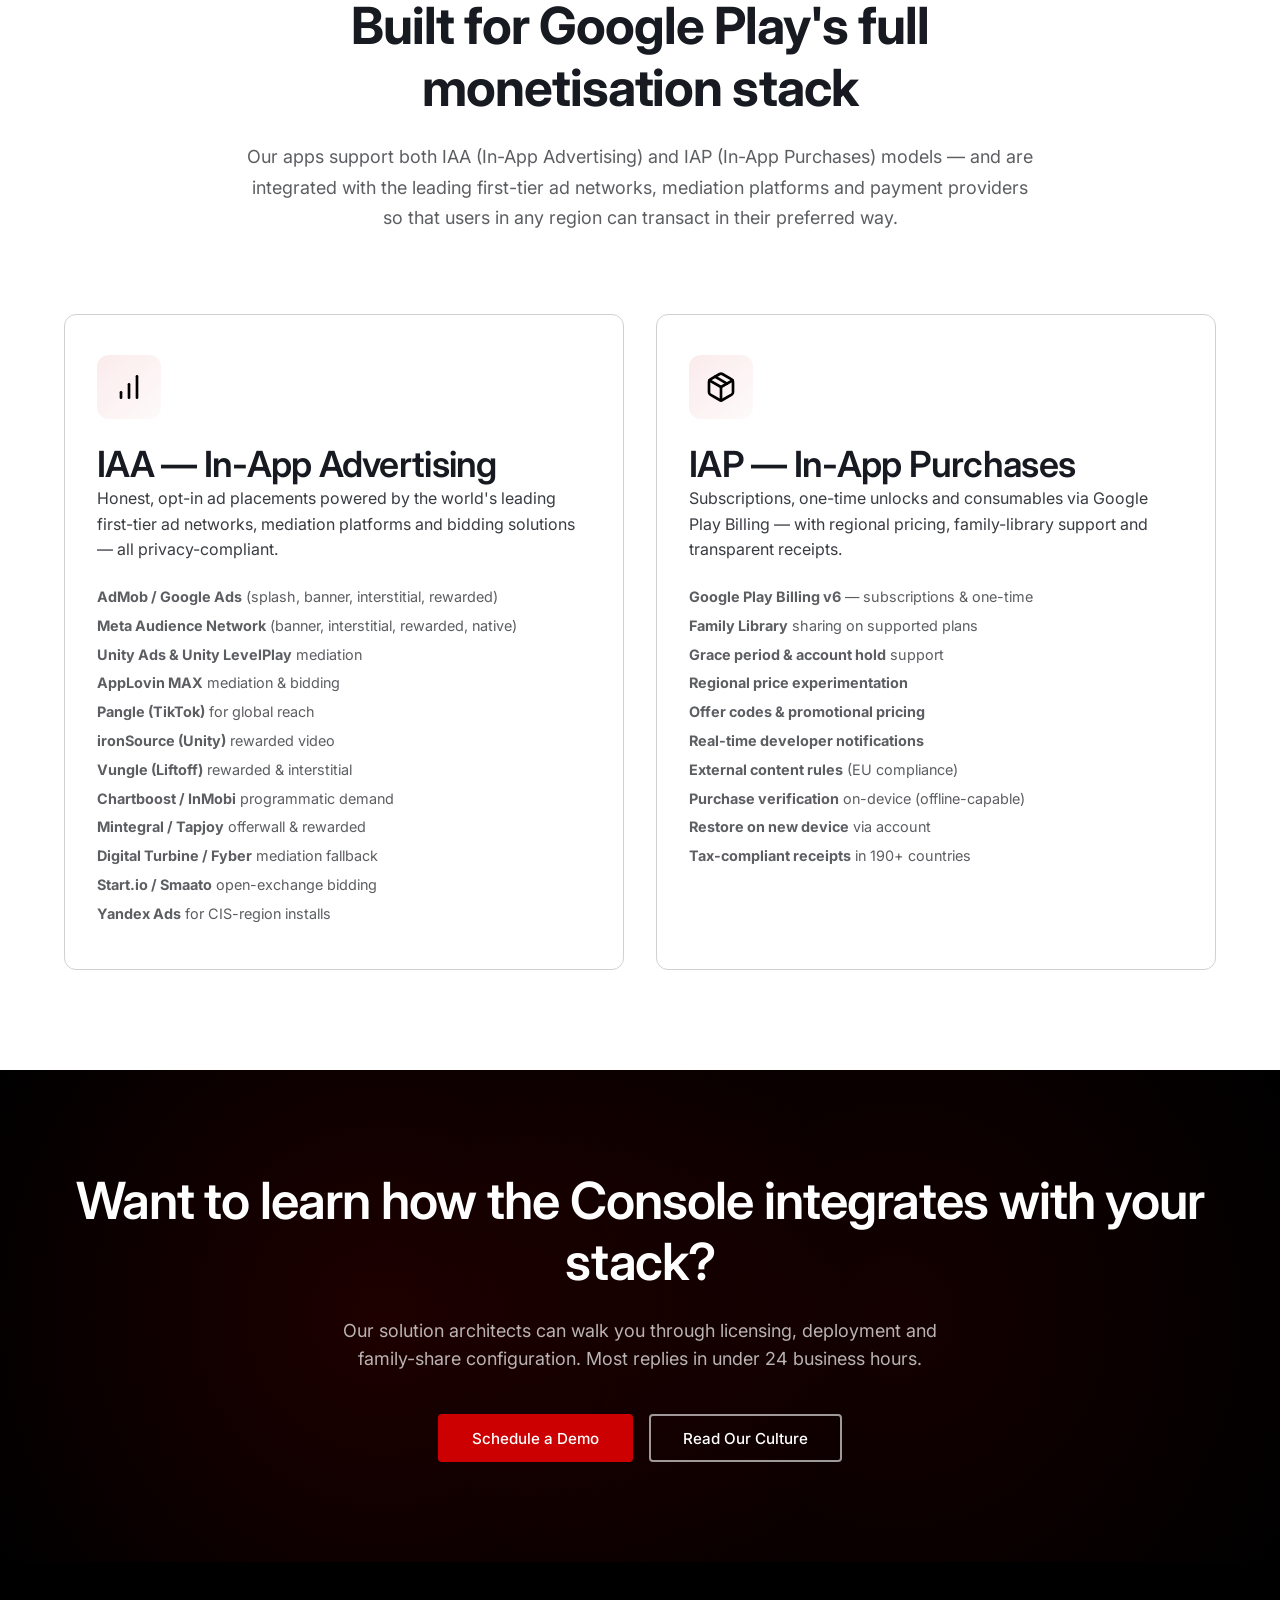
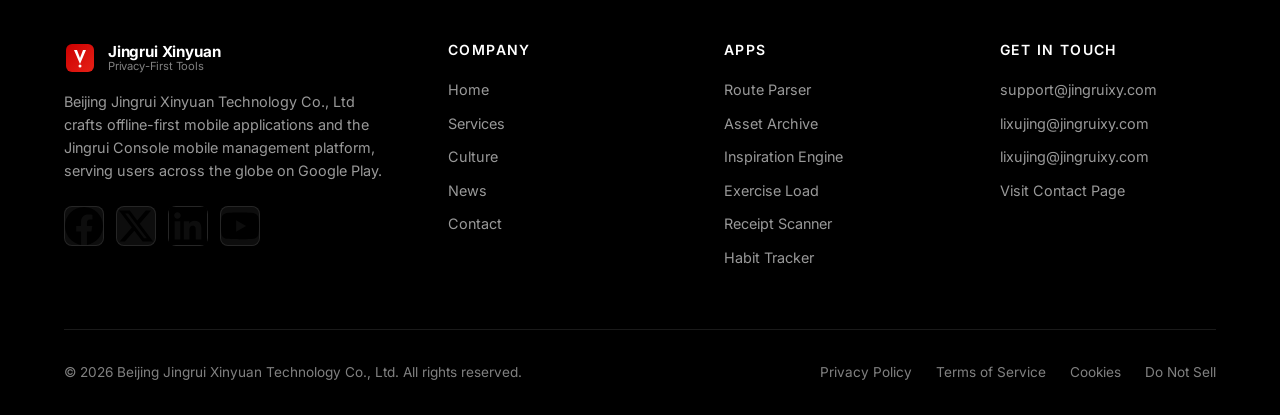
<file: services.html>
<!DOCTYPE html>
<html lang="en">
<head>
    <meta charset="UTF-8">
    <meta name="viewport" content="width=device-width, initial-scale=1.0">
    <title>Services & Apps | Beijing Jingrui Xinyuan Technology Co., Ltd</title>
    <meta name="description" content="Discover the full portfolio of Beijing Jingrui Xinyuan Technology Co., Ltd — privacy-first offline mobile applications on Google Play and the Jingrui Console mobile management platform.">
    <meta name="keywords" content="Jingrui Xinyuan services, mobile apps, offline tools, Google Play, mobile management, route parser, asset archive, fitness calculator, receipt scanner, habit tracker, IAA, IAP, AdMob, AdSense, Meta Audience Network">
    <meta name="robots" content="index, follow">
    <link rel="canonical" href="https://www.jingruixy.com/services.html">
    <link rel="alternate" hreflang="en" href="https://www.jingruixy.com/services.html">
    <link rel="icon" type="image/svg+xml" href="images/favicon.svg">
    <link rel="preconnect" href="https://fonts.googleapis.com">
    <link rel="preconnect" href="https://fonts.gstatic.com" crossorigin>
    <link href="https://fonts.googleapis.com/css2?family=Inter:wght@300;400;500;600;700;800;900&display=swap" rel="stylesheet">
    <link rel="stylesheet" href="css/style.css">
    <link rel="stylesheet" href="css/animations.css">
    <link rel="stylesheet" href="css/responsive.css">
    <meta property="og:title" content="Services & Apps | Beijing Jingrui Xinyuan Technology Co., Ltd">
    <meta property="og:description" content="Our full portfolio of privacy-first mobile applications plus the Jingrui Console mobile management platform.">
    <meta property="og:type" content="website">
    <meta property="og:url" content="https://www.jingruixy.com/services.html">
    <script type="application/ld+json">
    {
        "@context": "https://schema.org",
        "@type": "Service",
        "serviceType": "Mobile Application Development and Publishing",
        "provider": {
            "@type": "Organization",
            "name": "Beijing Jingrui Xinyuan Technology Co., Ltd"
        },
        "areaServed": "Worldwide",
        "hasOfferCatalog": {
            "@type": "OfferCatalog",
            "name": "Jingrui Xinyuan App Portfolio",
            "itemListElement": [
                {"@type":"Offer","itemOffered":{"@type":"SoftwareApplication","name":"Outdoor Offline Route Parser","applicationCategory":"MapsApplication"}},
                {"@type":"Offer","itemOffered":{"@type":"SoftwareApplication","name":"Collectibles Asset Archive","applicationCategory":"LifestyleApplication"}},
                {"@type":"Offer","itemOffered":{"@type":"SoftwareApplication","name":"Textual Inspiration Engine","applicationCategory":"ProductivityApplication"}},
                {"@type":"Offer","itemOffered":{"@type":"SoftwareApplication","name":"Exercise Load Calculator","applicationCategory":"HealthApplication"}},
                {"@type":"Offer","itemOffered":{"@type":"SoftwareApplication","name":"Family Receipt Scanner","applicationCategory":"FinanceApplication"}},
                {"@type":"Offer","itemOffered":{"@type":"SoftwareApplication","name":"Periodic Habit Tracker","applicationCategory":"ProductivityApplication"}},
                {"@type":"Offer","itemOffered":{"@type":"SoftwareApplication","name":"Jingrui Console (Mobile Management)","applicationCategory":"UtilitiesApplication"}}
            ]
        }
    }
    </script>
</head>
<body>
    <div class="loader" aria-hidden="true">
        <div class="loader-content">
            <img src="images/logo.svg" alt="Jingrui Xinyuan" class="loader-logo">
            <div class="loader-text">Loading</div>
            <div class="loader-bar"></div>
        </div>
    </div>
    <div class="scroll-progress" aria-hidden="true"></div>

    <header class="site-header" role="banner">
        <div class="header-inner">
            <a href="index.html" class="brand" aria-label="Jingrui Xinyuan Home">
                <img src="images/logo.svg" alt="" class="brand-logo" aria-hidden="true">
                <div class="brand-text">
                    <span class="brand-name">Jingrui Xinyuan</span>
                    <span class="brand-tagline">Privacy-First Tools</span>
                </div>
            </a>
            <nav class="main-nav" role="navigation" aria-label="Main Navigation">
                <ul class="nav-list">
                    <li><a href="index.html" class="nav-link">Home</a></li>
                    <li><a href="services.html" class="nav-link">Services</a></li>
                    <li><a href="culture.html" class="nav-link">Culture</a></li>
                    <li><a href="news.html" class="nav-link">News</a></li>
                    <li><a href="contact.html" class="nav-link">Contact</a></li>
                </ul>
                <a href="contact.html" class="header-cta">Get Started</a>
            </nav>
            <button class="nav-toggle" aria-label="Toggle menu"><span></span><span></span><span></span></button>
        </div>
    </header>

    <main id="main-content">
        <section class="page-header" aria-labelledby="page-title">
            <nav class="breadcrumb" aria-label="Breadcrumb">
                <a href="index.html">Home</a>
                <span class="separator">/</span>
                <span>Services</span>
            </nav>
            <h1 id="page-title">Our Apps & Mobile Management Platform</h1>
            <p>Six carefully crafted offline tools for travel, collectibles, creativity, fitness, family and personal growth — and the Jingrui Console that ties them together into one calm, private, ad-light mobile management platform.</p>
        </section>

        <!-- App Matrix Grid -->
        <section class="section" aria-labelledby="matrix-title">
            <div class="container">
                <div class="section-header">
                    <span class="section-eyebrow">App Matrix</span>
                    <h2 id="matrix-title" class="section-title">Six offline-first app categories, all on Google Play</h2>
                    <p class="section-subtitle">Each app is engineered around a "data never leaves the device" philosophy, while shipping with the modern monetisation and compliance features that Google Play demands in every region.</p>
                </div>

                <div class="grid grid-3">
                    <article id="route" class="feature-card shine-effect fade-in">
                        <div class="feature-icon"><img src="images/icon-route.svg" alt="" width="32" height="32"></div>
                        <h3>Outdoor Offline Route Parser</h3>
                        <p>Decode GPX, KML, FIT and TCX files fully offline. Render elevation, splits and 3D previews. Replay, edit and export your adventures anywhere — even on the summit.</p>
                        <ul style="margin-top:16px;font-size:.85rem;color:var(--color-text-light);">
                            <li>• Offline map tiles with country packs</li>
                            <li>• GPX/KML/FIT/TCX round-trip support</li>
                            <li>• Barometric + GPS fusion for accuracy</li>
                        </ul>
                    </article>

                    <article id="archive" class="feature-card shine-effect fade-in">
                        <div class="feature-icon"><img src="images/icon-collectibles.svg" alt="" width="32" height="32"></div>
                        <h3>Collectibles Asset Archive</h3>
                        <p>A private museum for coins, sneakers, watches, cards, vinyl and anything else you collect. Valuation timelines, photo dossiers, condition notes — all stored locally with end-to-end encrypted export.</p>
                        <ul style="margin-top:16px;font-size:.85rem;color:var(--color-text-light);">
                            <li>• 200+ category templates</li>
                            <li>• Encrypted JSON / CSV export</li>
                            <li>• Loss-prevention & insurance reports</li>
                        </ul>
                    </article>

                    <article id="inspiration" class="feature-card shine-effect fade-in">
                        <div class="feature-icon"><img src="images/icon-creativity.svg" alt="" width="32" height="32"></div>
                        <h3>Textual Inspiration Engine</h3>
                        <p>A writers' sanctuary for fragments, prompts, outlines, and verses. Powerful tagging, full-text search and lightning-fast keyboard make it a delight for daily practice.</p>
                        <ul style="margin-top:16px;font-size:.85rem;color:var(--color-text-light);">
                            <li>• Markdown + rich-text composer</li>
                            <li>• Local semantic search</li>
                            <li>• Export to ePub, PDF, DOCX</li>
                        </ul>
                    </article>

                    <article id="fitness" class="feature-card shine-effect fade-in">
                        <div class="feature-icon"><img src="images/icon-fitness.svg" alt="" width="32" height="32"></div>
                        <h3>Exercise Load Calculator</h3>
                        <p>Compute TSS, CTL, ATL and TSB for any training plan, on any watch. Personalised recovery windows, weekly summaries and a beautifully simple dashboard — no cloud sync required.</p>
                        <ul style="margin-top:16px;font-size:.85rem;color:var(--color-text-light);">
                            <li>• 30+ sport profiles</li>
                            <li>• Heart-rate, pace & power zones</li>
                            <li>• Wear OS & iOS companion sync (local)</li>
                        </ul>
                    </article>

                    <article id="scanner" class="feature-card shine-effect fade-in">
                        <div class="feature-icon"><img src="images/icon-scanner.svg" alt="" width="32" height="32"></div>
                        <h3>Family Receipt Scanner</h3>
                        <p>On-device OCR for receipts, warranties and invoices. Smart categorisation, multi-currency totals, and tax-ready export — perfect for the household budget without ever touching the cloud.</p>
                        <ul style="margin-top:16px;font-size:.85rem;color:var(--color-text-light);">
                            <li>• 100% on-device OCR</li>
                            <li>• Multi-currency & tax tagging</li>
                            <li>• Family share via local network</li>
                        </ul>
                    </article>

                    <article id="habit" class="feature-card shine-effect fade-in">
                        <div class="feature-icon"><img src="images/icon-habit.svg" alt="" width="32" height="32"></div>
                        <h3>Periodic Habit Tracker</h3>
                        <p>Design cycles, streaks and rituals on your own terms. A calm, ad-light habit journal with rich analytics — built for routines that grow stronger with time, not notifications.</p>
                        <ul style="margin-top:16px;font-size:.85rem;color:var(--color-text-light);">
                            <li>• Custom cadence (daily, weekly, lunar)</li>
                            <li>• Heatmaps & streak analytics</li>
                            <li>• Encrypted journal entries</li>
                        </ul>
                    </article>
                </div>
            </div>
        </section>

        <!-- Mobile Management Platform Section -->
        <section class="section mobile-highlight" aria-labelledby="console-title">
            <div class="container">
                <div class="section-header">
                    <span class="section-eyebrow" style="color:#fff;">Mobile Management Application</span>
                    <h2 id="console-title" class="section-title" style="color:#fff;">Jingrui Console — the management heart of your toolbox</h2>
                    <p class="section-subtitle" style="color:rgba(255,255,255,0.7);">A single, beautifully designed mobile management app that gives you full control over every Jingrui Xinyuan app on your device — and on the trusted devices of your family.</p>
                </div>
                <div class="grid grid-3">
                    <div class="app-card">
                        <div class="app-card-icon"><img src="images/icon-cube.svg" alt="" width="32" height="32"></div>
                        <h3>Unified App Library</h3>
                        <p>Browse, install, license and update every Jingrui Xinyuan app from a single, calm dashboard. Categories, tags and changelogs surface exactly when you need them.</p>
                        <div class="app-card-tags">
                            <span class="app-tag">Centralised</span>
                            <span class="app-tag">One-tap update</span>
                            <span class="app-tag">License manager</span>
                        </div>
                    </div>
                    <div class="app-card">
                        <div class="app-card-icon"><img src="images/icon-shield.svg" alt="" width="32" height="32"></div>
                        <h3>Family-Safe Controls</h3>
                        <p>Set granular permissions for each trusted device, lock in-app purchases, and approve IAP upgrades with a single parent-friendly passcode.</p>
                        <div class="app-card-tags">
                            <span class="app-tag">Roles</span>
                            <span class="app-tag">Parental IAP</span>
                            <span class="app-tag">Audit trail</span>
                        </div>
                    </div>
                    <div class="app-card">
                        <div class="app-card-icon"><img src="images/icon-privacy.svg" alt="" width="32" height="32"></div>
                        <h3>Local Backups & Restore</h3>
                        <p>Encrypted, differential backups of all your data — stored on device, on SD card, or exported to your own cloud. Restore to a new device in minutes.</p>
                        <div class="app-card-tags">
                            <span class="app-tag">AES-256</span>
                            <span class="app-tag">Differential</span>
                            <span class="app-tag">Self-hosted</span>
                        </div>
                    </div>
                </div>
            </div>
        </section>

        <!-- Monetisation & Compliance Section -->
        <section class="section" aria-labelledby="monetisation-title">
            <div class="container">
                <div class="section-header">
                    <span class="section-eyebrow">Monetisation & Compliance</span>
                    <h2 id="monetisation-title" class="section-title">Built for Google Play's full monetisation stack</h2>
                    <p class="section-subtitle">Our apps support both IAA (In-App Advertising) and IAP (In-App Purchases) models — and are integrated with the leading first-tier ad networks, mediation platforms and payment providers so that users in any region can transact in their preferred way.</p>
                </div>
                <div class="grid grid-2">
                    <div class="feature-card fade-in-left">
                        <div class="feature-icon"><img src="images/icon-chart.svg" alt="" width="32" height="32"></div>
                        <h3>IAA — In-App Advertising</h3>
                        <p>Honest, opt-in ad placements powered by the world's leading first-tier ad networks, mediation platforms and bidding solutions — all privacy-compliant.</p>
                        <ul style="margin-top:20px;font-size:.9rem;color:var(--color-text-light);line-height:2;">
                            <li><strong>AdMob / Google Ads</strong> (splash, banner, interstitial, rewarded)</li>
                            <li><strong>Meta Audience Network</strong> (banner, interstitial, rewarded, native)</li>
                            <li><strong>Unity Ads & Unity LevelPlay</strong> mediation</li>
                            <li><strong>AppLovin MAX</strong> mediation & bidding</li>
                            <li><strong>Pangle (TikTok)</strong> for global reach</li>
                            <li><strong>ironSource (Unity)</strong> rewarded video</li>
                            <li><strong>Vungle (Liftoff)</strong> rewarded & interstitial</li>
                            <li><strong>Chartboost / InMobi</strong> programmatic demand</li>
                            <li><strong>Mintegral / Tapjoy</strong> offerwall & rewarded</li>
                            <li><strong>Digital Turbine / Fyber</strong> mediation fallback</li>
                            <li><strong>Start.io / Smaato</strong> open-exchange bidding</li>
                            <li><strong>Yandex Ads</strong> for CIS-region installs</li>
                        </ul>
                    </div>
                    <div class="feature-card fade-in-right">
                        <div class="feature-icon"><img src="images/icon-package.svg" alt="" width="32" height="32"></div>
                        <h3>IAP — In-App Purchases</h3>
                        <p>Subscriptions, one-time unlocks and consumables via Google Play Billing — with regional pricing, family-library support and transparent receipts.</p>
                        <ul style="margin-top:20px;font-size:.9rem;color:var(--color-text-light);line-height:2;">
                            <li><strong>Google Play Billing v6</strong> — subscriptions & one-time</li>
                            <li><strong>Family Library</strong> sharing on supported plans</li>
                            <li><strong>Grace period & account hold</strong> support</li>
                            <li><strong>Regional price experimentation</strong></li>
                            <li><strong>Offer codes & promotional pricing</strong></li>
                            <li><strong>Real-time developer notifications</strong></li>
                            <li><strong>External content rules</strong> (EU compliance)</li>
                            <li><strong>Purchase verification</strong> on-device (offline-capable)</li>
                            <li><strong>Restore on new device</strong> via account</li>
                            <li><strong>Tax-compliant receipts</strong> in 190+ countries</li>
                        </ul>
                    </div>
                </div>
            </div>
        </section>

        <!-- CTA Section -->
        <section class="cta-section">
            <div class="container">
                <h2>Want to learn how the Console integrates with your stack?</h2>
                <p>Our solution architects can walk you through licensing, deployment and family-share configuration. Most replies in under 24 business hours.</p>
                <div class="hero-actions">
                    <a href="contact.html" class="btn btn-primary magnetic">Schedule a Demo</a>
                    <a href="culture.html" class="btn btn-outline-white magnetic">Read Our Culture</a>
                </div>
            </div>
        </section>
    </main>

    <footer class="site-footer" role="contentinfo">
        <div class="container">
            <div class="footer-grid">
                <div class="footer-brand">
                    <a href="index.html" class="brand">
                        <img src="images/logo.svg" alt="" class="brand-logo">
                        <div class="brand-text">
                            <span class="brand-name" style="color:#fff;">Jingrui Xinyuan</span>
                            <span class="brand-tagline" style="color:rgba(255,255,255,0.5);">Privacy-First Tools</span>
                        </div>
                    </a>
                    <p>Beijing Jingrui Xinyuan Technology Co., Ltd crafts offline-first mobile applications and the Jingrui Console mobile management platform, serving users across the globe on Google Play.</p>
                    <div class="footer-social">
                        <a href="#" class="social-link"><img src="images/icon-facebook.svg" alt=""></a>
                        <a href="#" class="social-link"><img src="images/icon-twitter.svg" alt=""></a>
                        <a href="#" class="social-link"><img src="images/icon-linkedin.svg" alt=""></a>
                        <a href="#" class="social-link"><img src="images/icon-youtube.svg" alt=""></a>
                    </div>
                </div>
                <div>
                    <h4 class="footer-heading">Company</h4>
                    <div class="footer-links">
                        <a href="index.html">Home</a>
                        <a href="services.html">Services</a>
                        <a href="culture.html">Culture</a>
                        <a href="news.html">News</a>
                        <a href="contact.html">Contact</a>
                    </div>
                </div>
                <div>
                    <h4 class="footer-heading">Apps</h4>
                    <div class="footer-links">
                        <a href="services.html#route">Route Parser</a>
                        <a href="services.html#archive">Asset Archive</a>
                        <a href="services.html#inspiration">Inspiration Engine</a>
                        <a href="services.html#fitness">Exercise Load</a>
                        <a href="services.html#scanner">Receipt Scanner</a>
                        <a href="services.html#habit">Habit Tracker</a>
                    </div>
                </div>
                <div>
                    <h4 class="footer-heading">Get in Touch</h4>
                    <div class="footer-links">
                        <a href="mailto:support@jingruixy.com">support@jingruixy.com</a>
                        <a href="mailto:lixujing@jingruixy.com">lixujing@jingruixy.com</a>
<a href="mailto:lixujing@jingruixy.com">lixujing@jingruixy.com</a>
                        <a href="contact.html">Visit Contact Page</a>
                    </div>
                </div>
            </div>
            <div class="footer-bottom">
                <p class="footer-copyright">&copy; <span class="current-year">2026</span> Beijing Jingrui Xinyuan Technology Co., Ltd. All rights reserved.</p>
                <div class="footer-legal">
                    <a href="privacy-policy.html">Privacy Policy</a>
                    <a href="terms-of-service.html">Terms of Service</a>
                    <a href="privacy-policy.html#cookies">Cookies</a>
                    <a href="privacy-policy.html#dnt">Do Not Sell</a>
                </div>
            </div>
        </div>
    </footer>

    <a href="#" class="back-to-top"><img src="images/icon-arrow-up.svg" alt=""></a>
    <script src="js/main.js"></script>
    <script src="js/animations.js"></script>
</body>
</html>
</file>
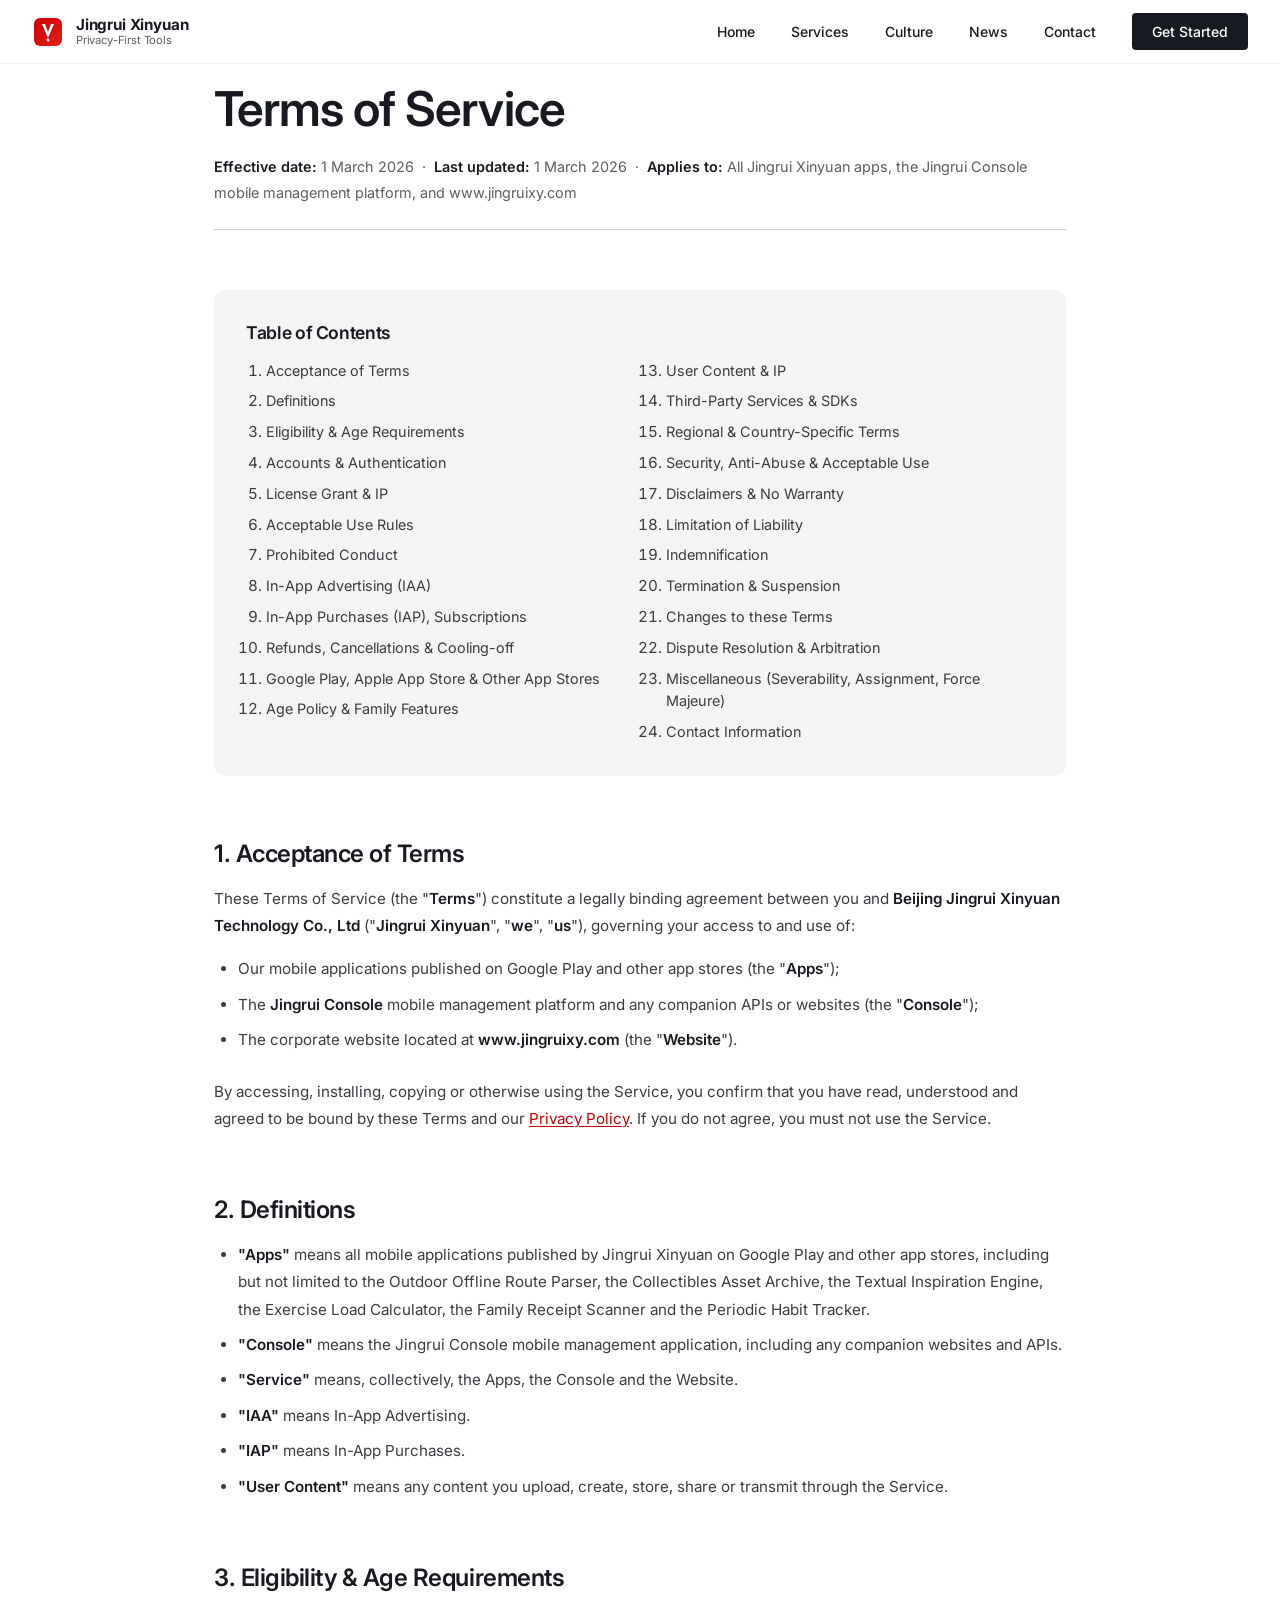
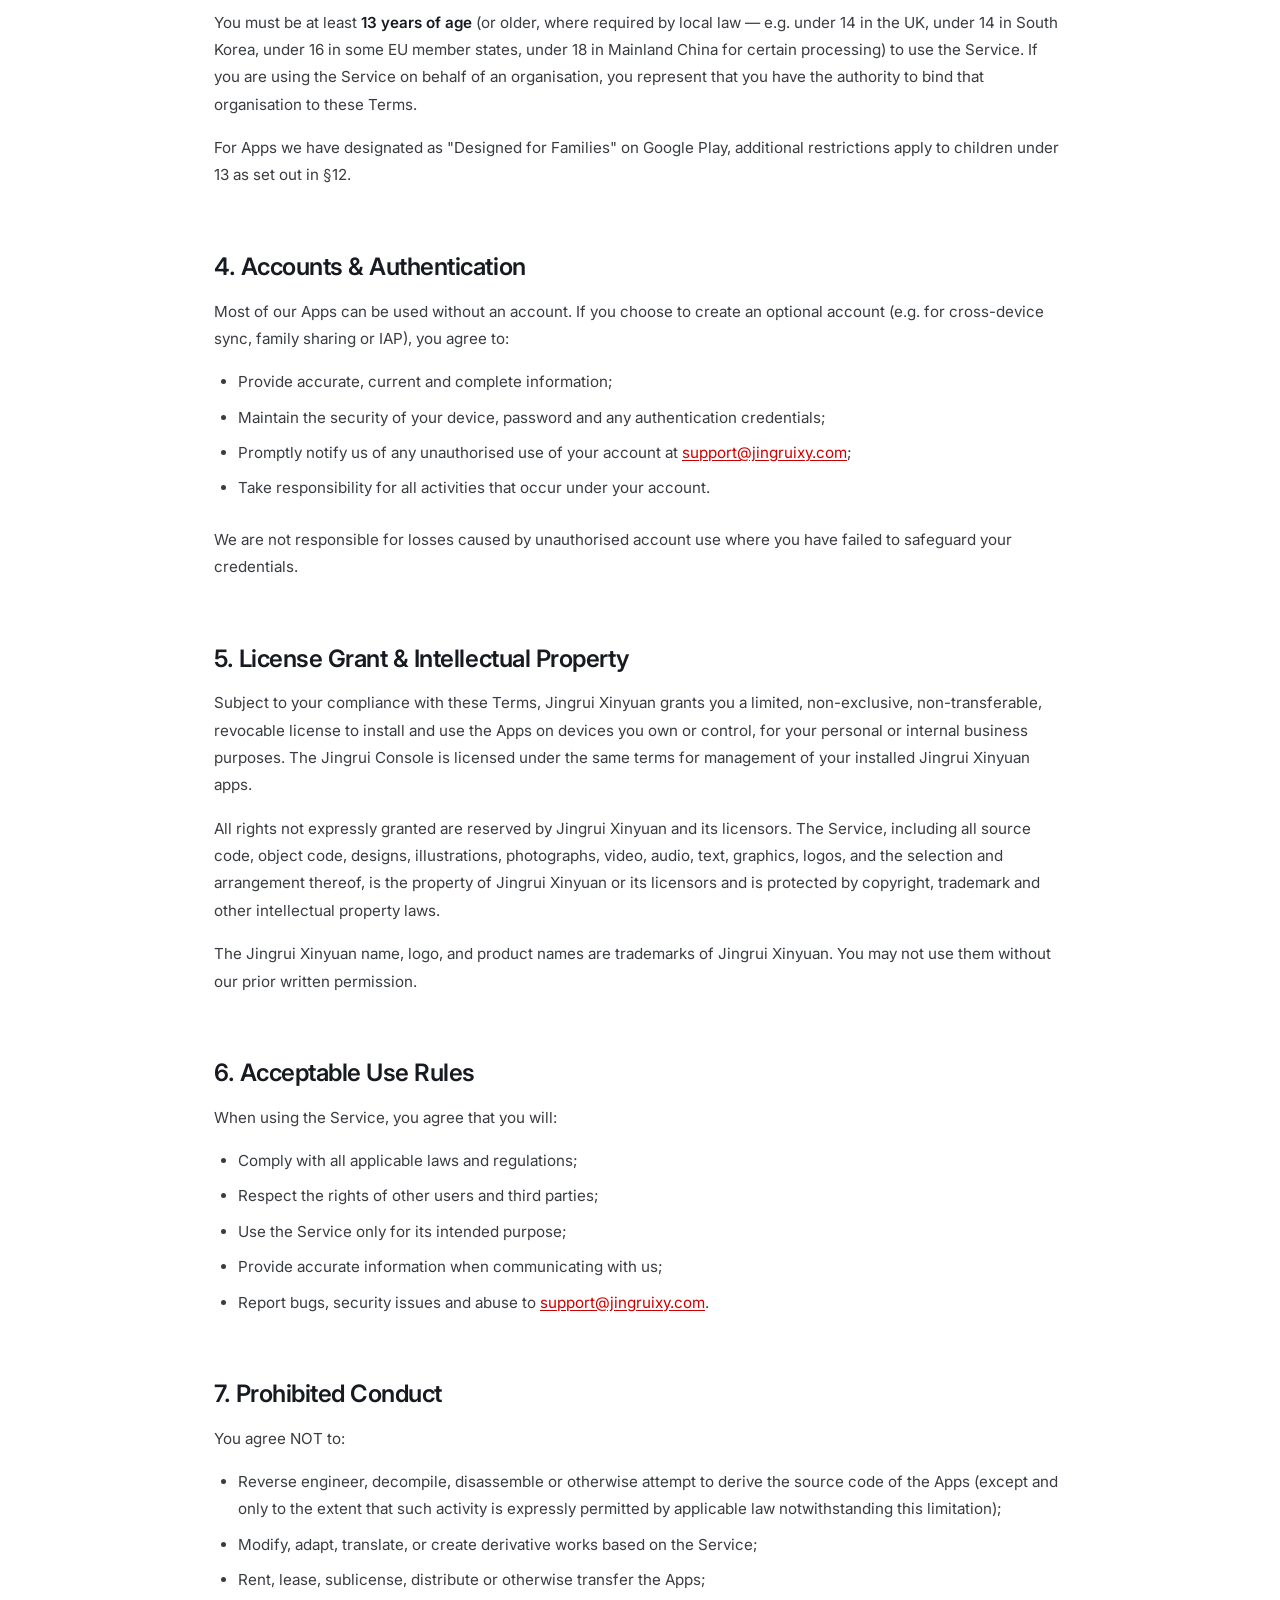
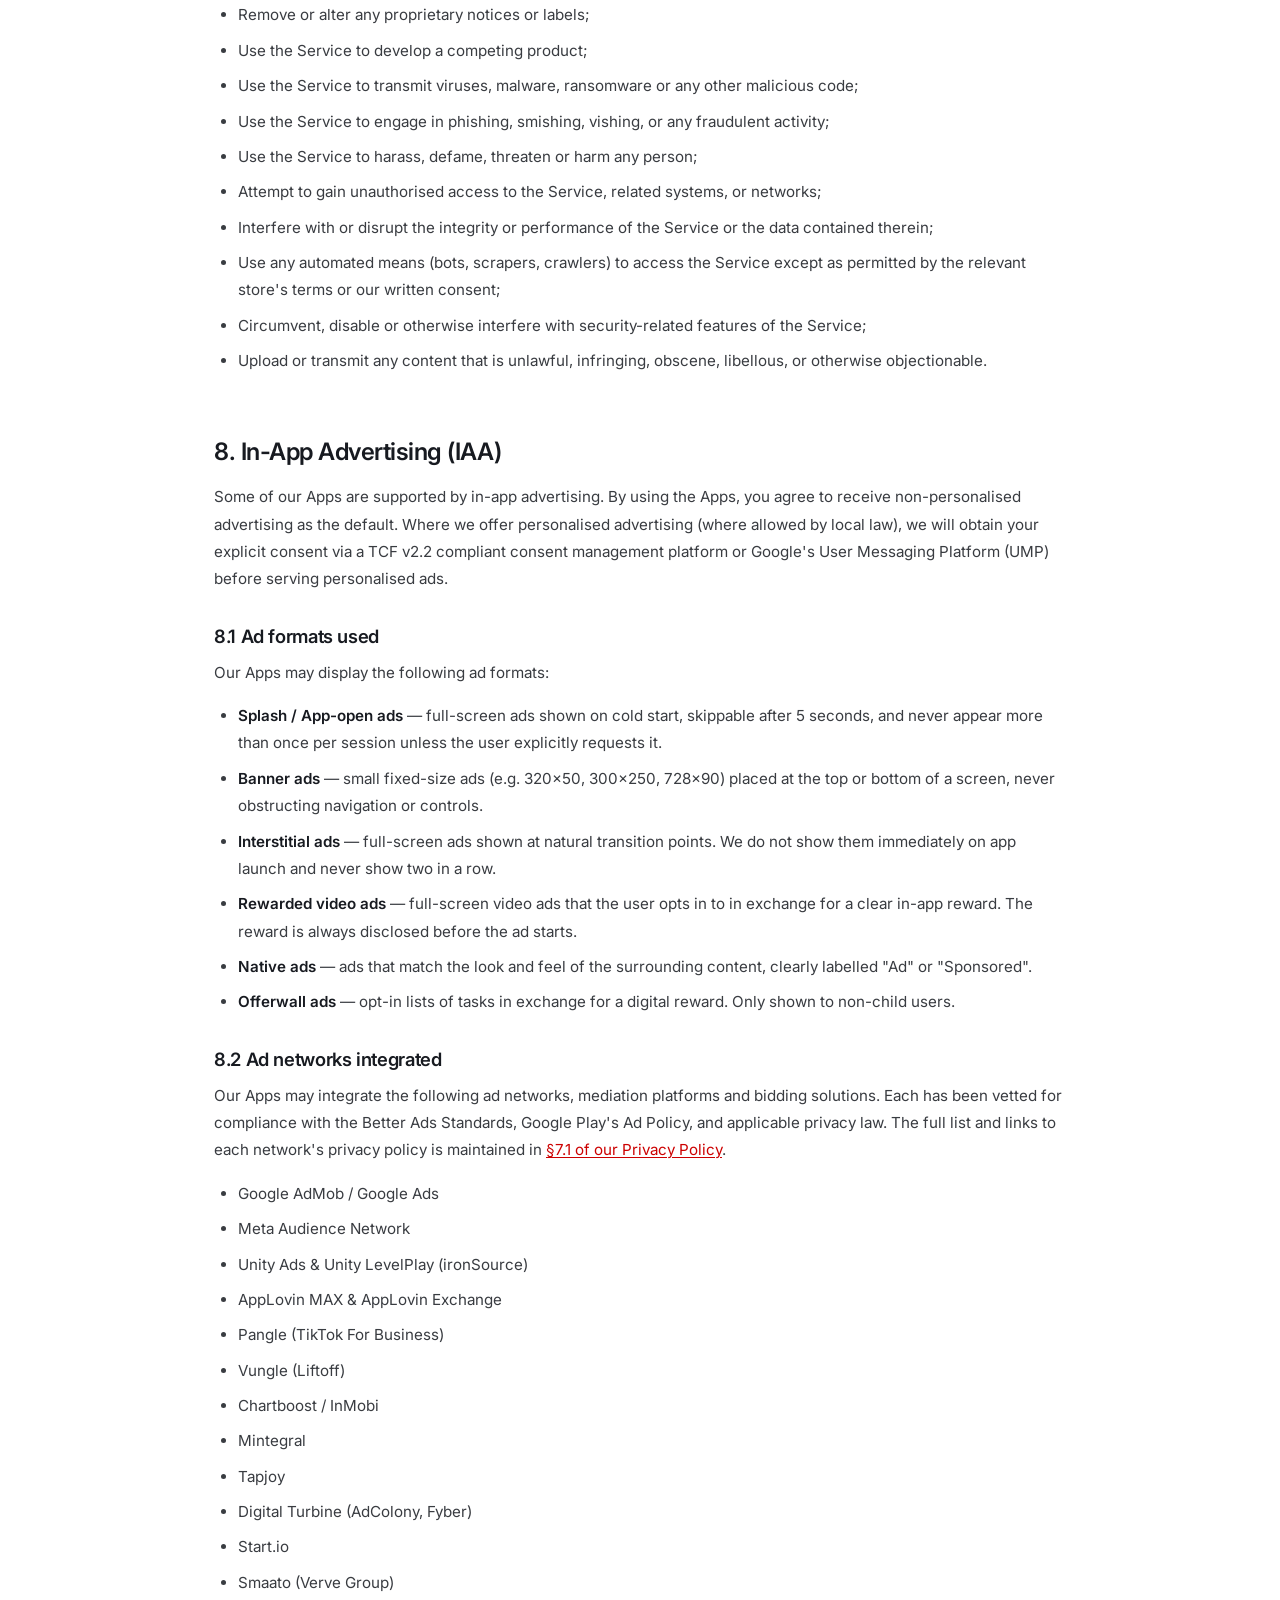
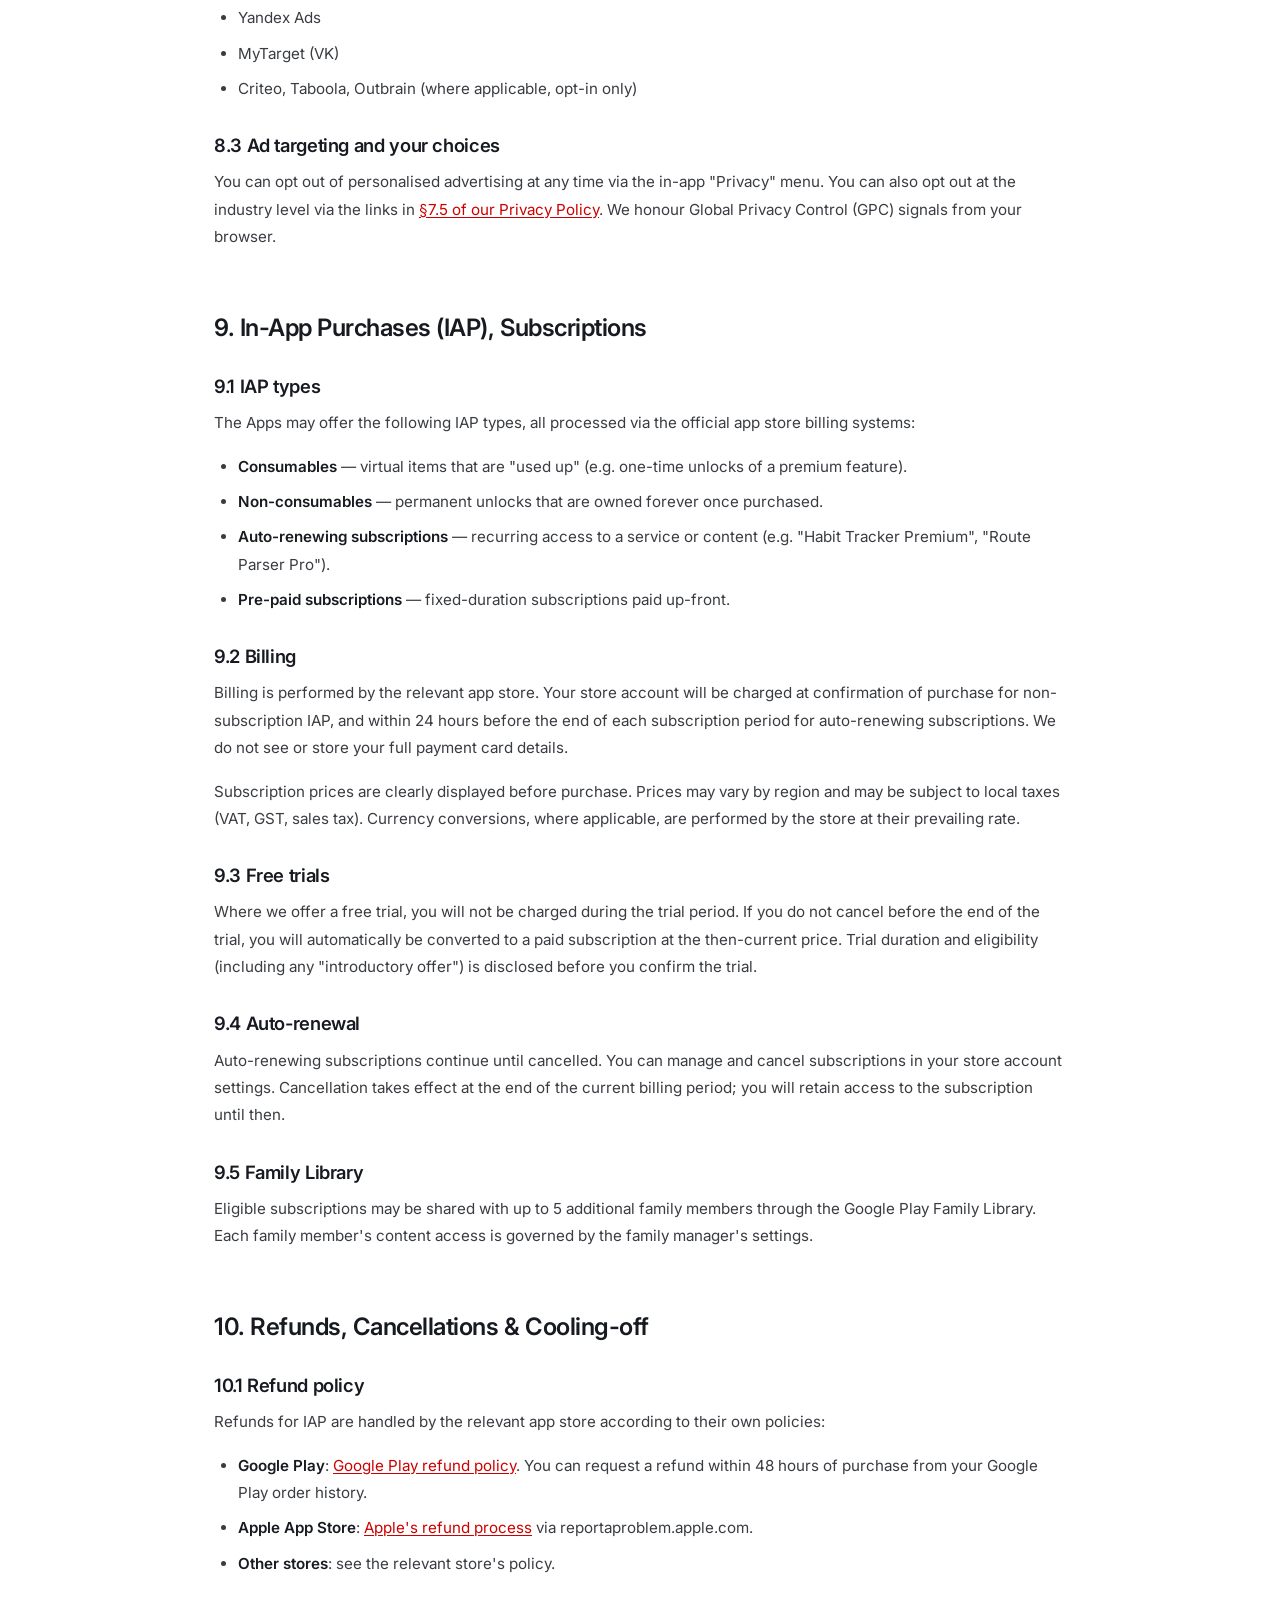
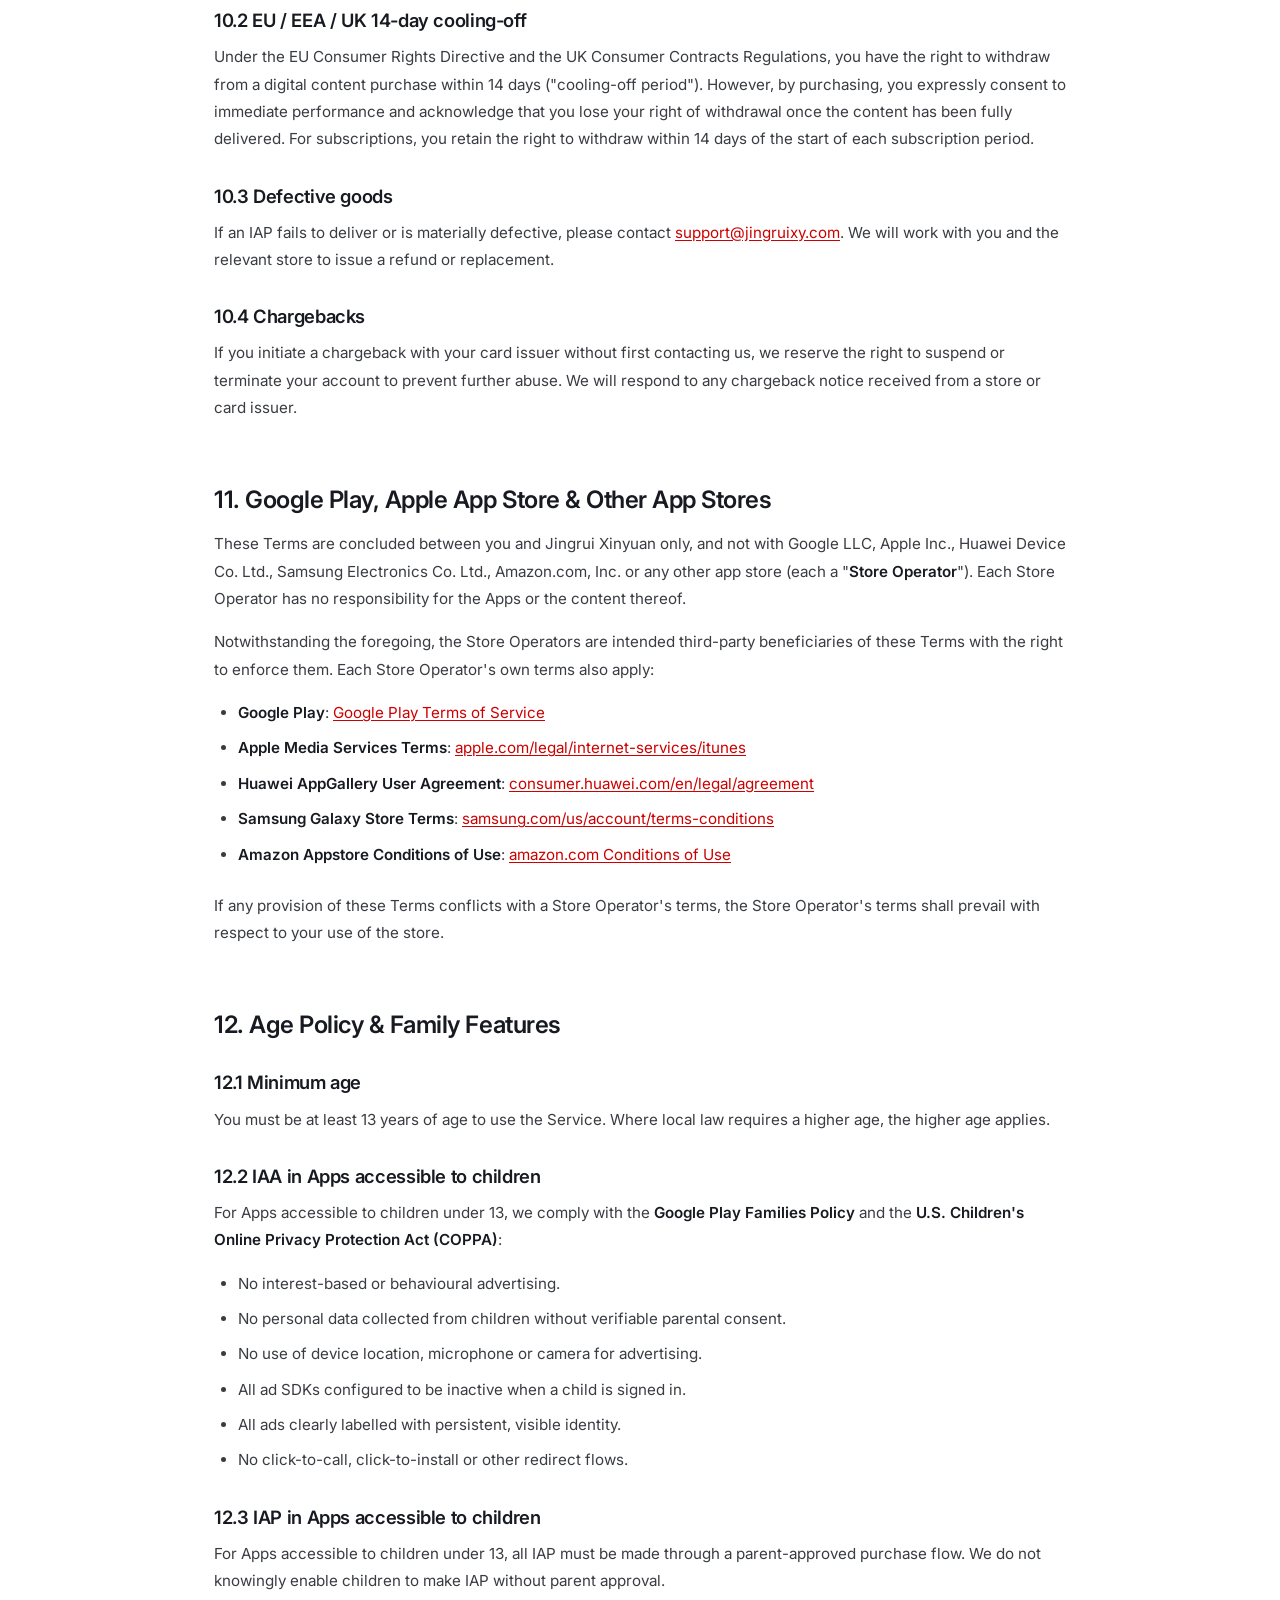
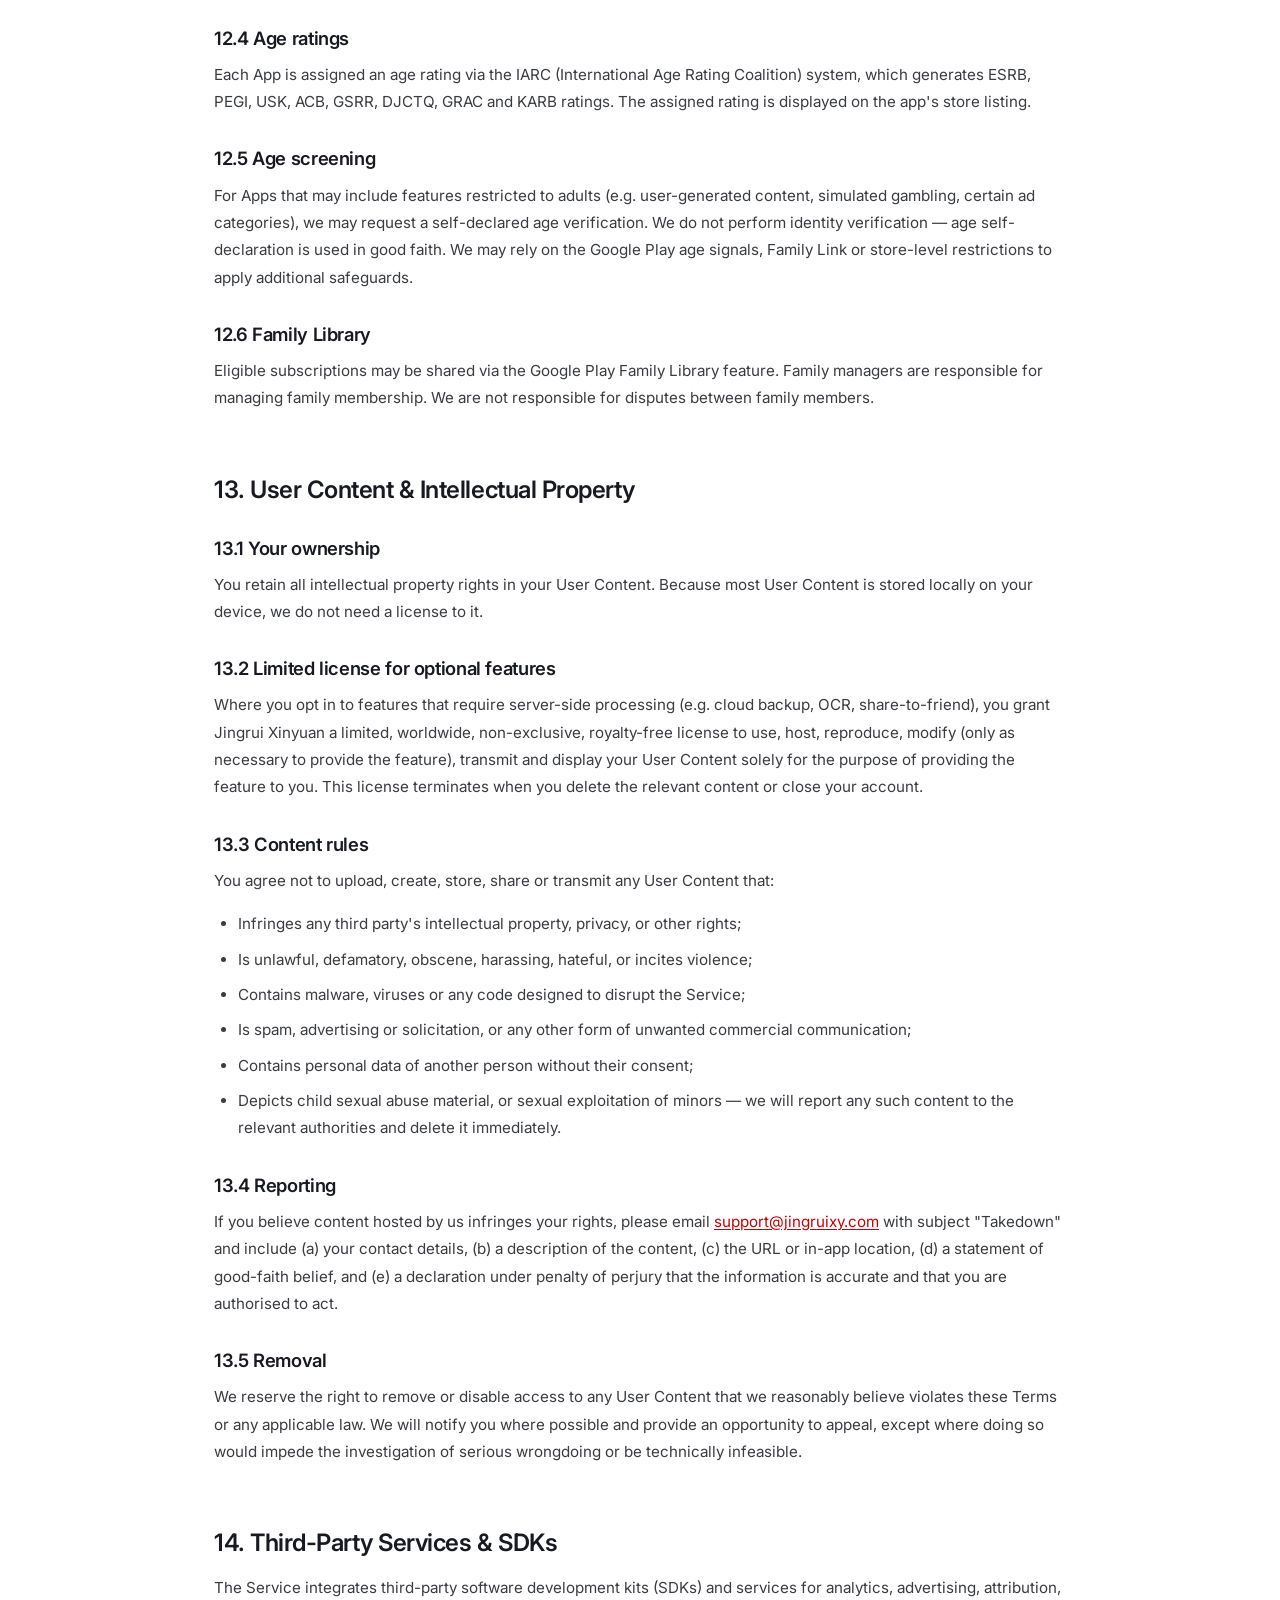
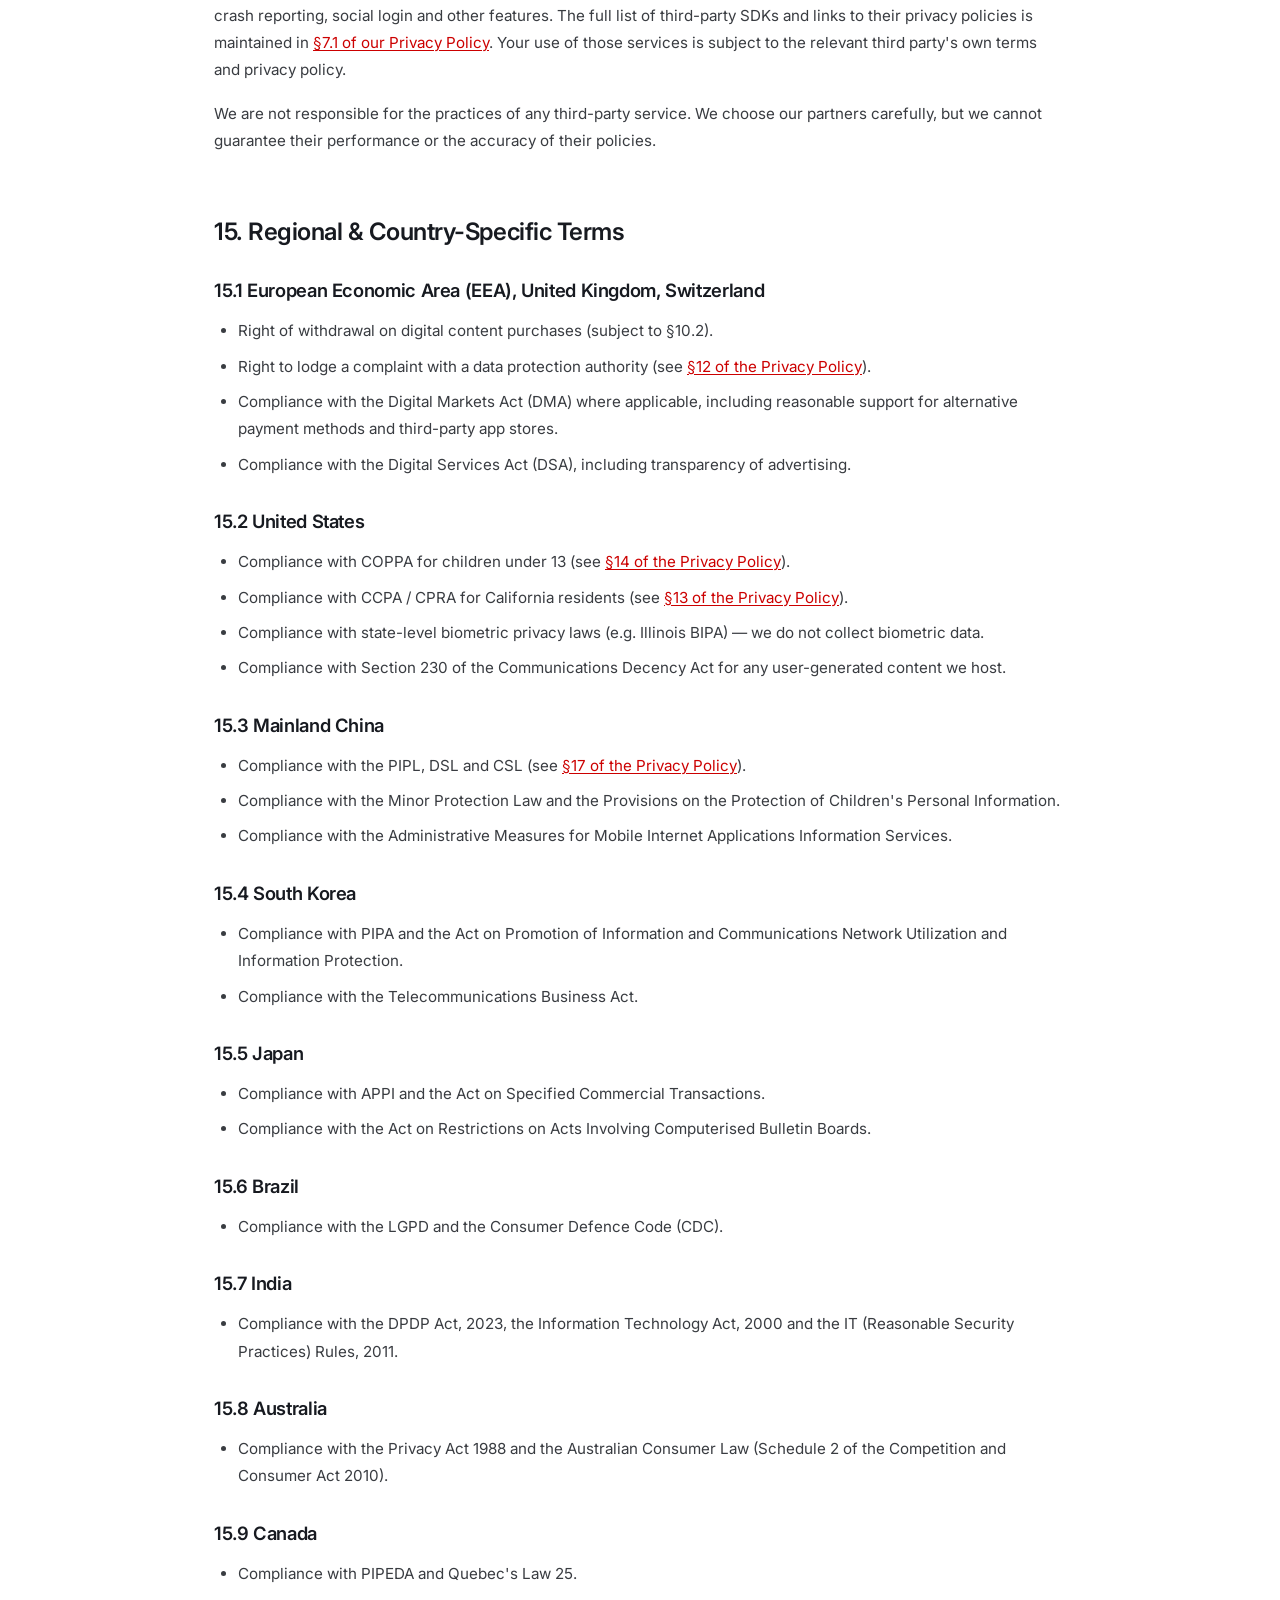
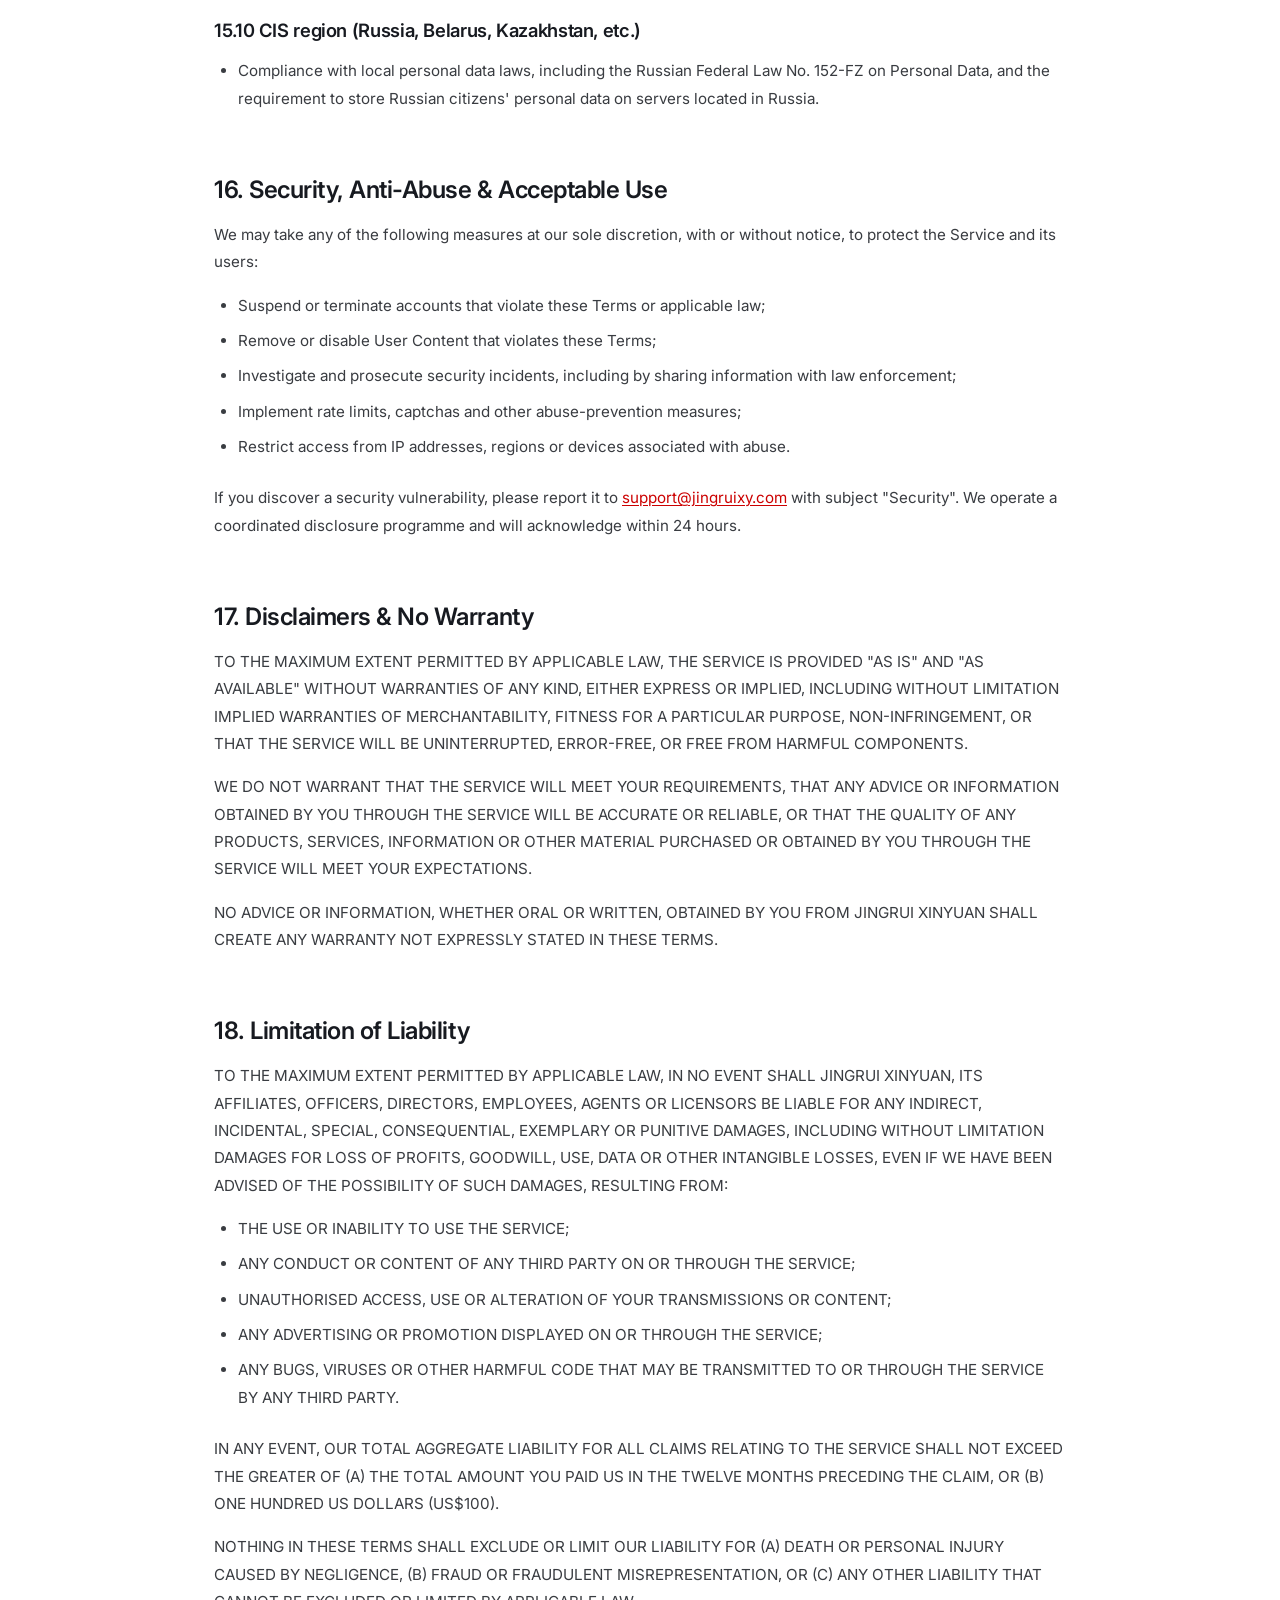
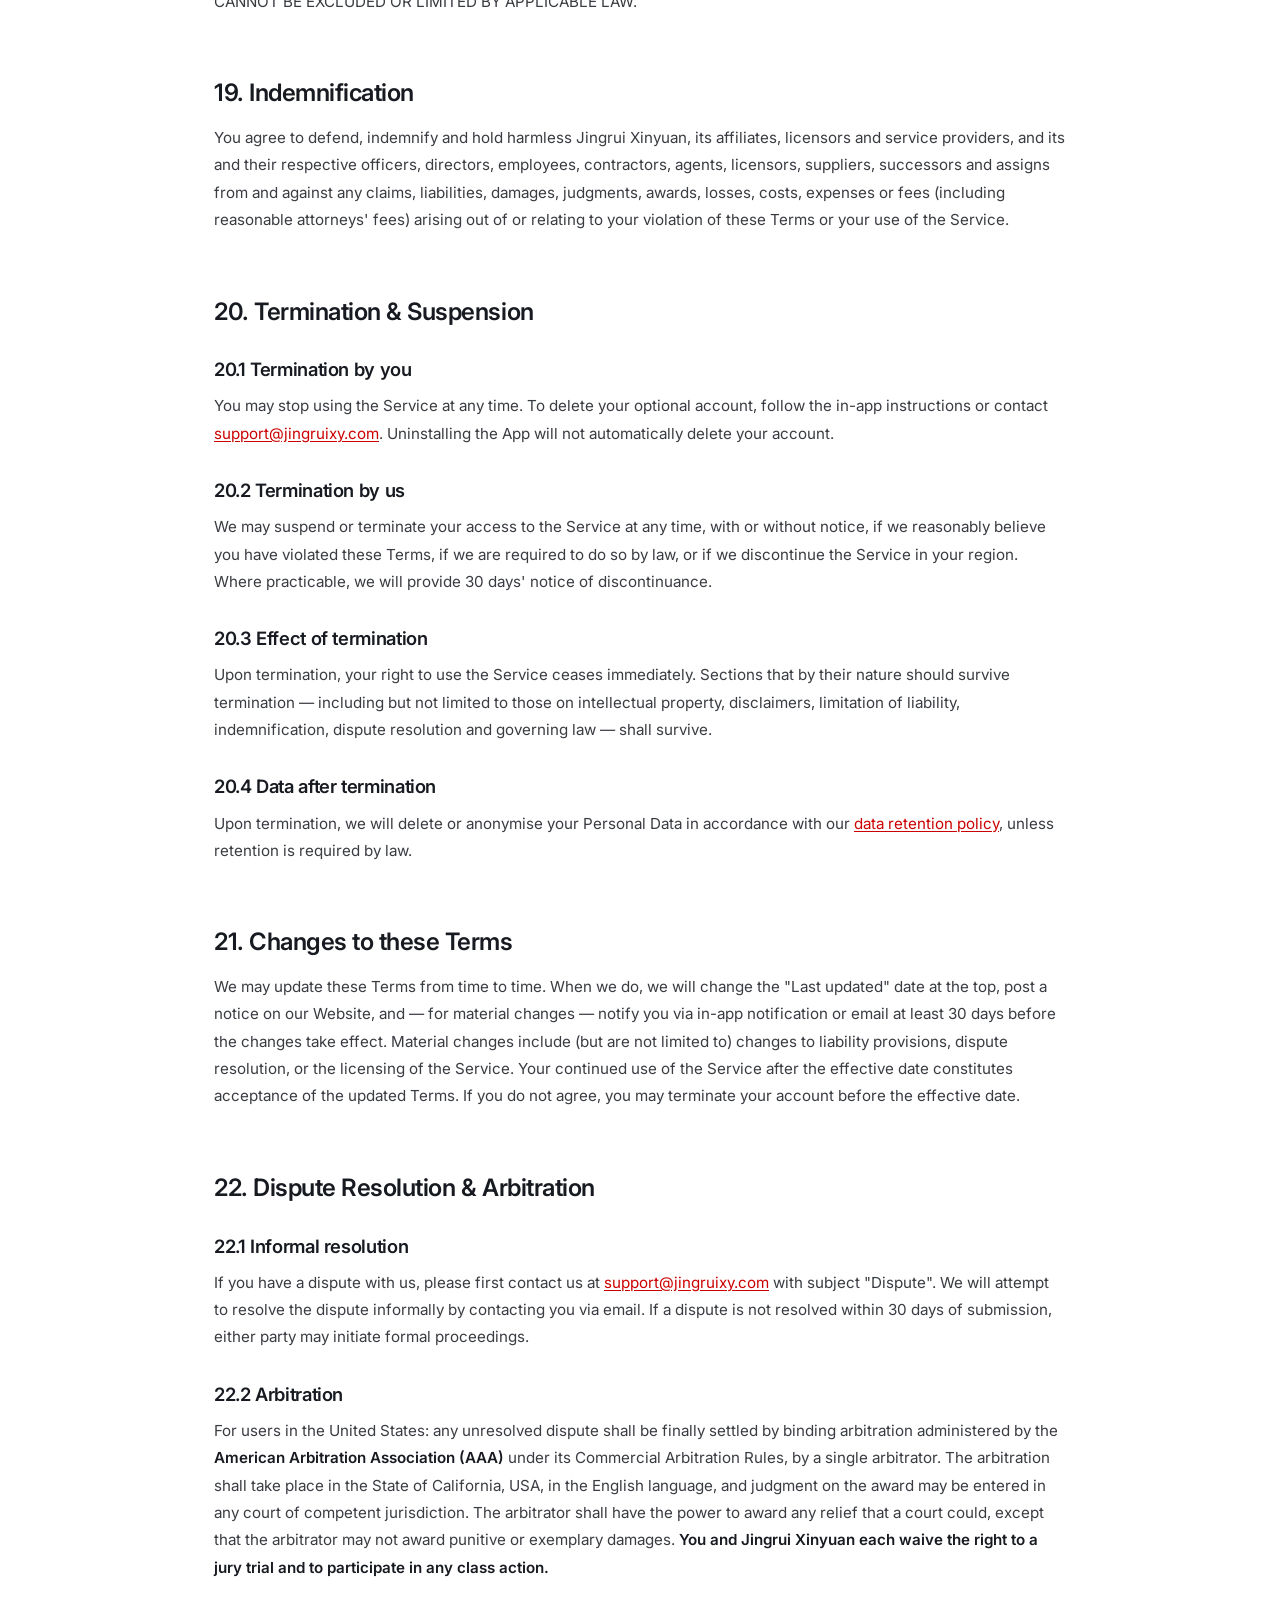
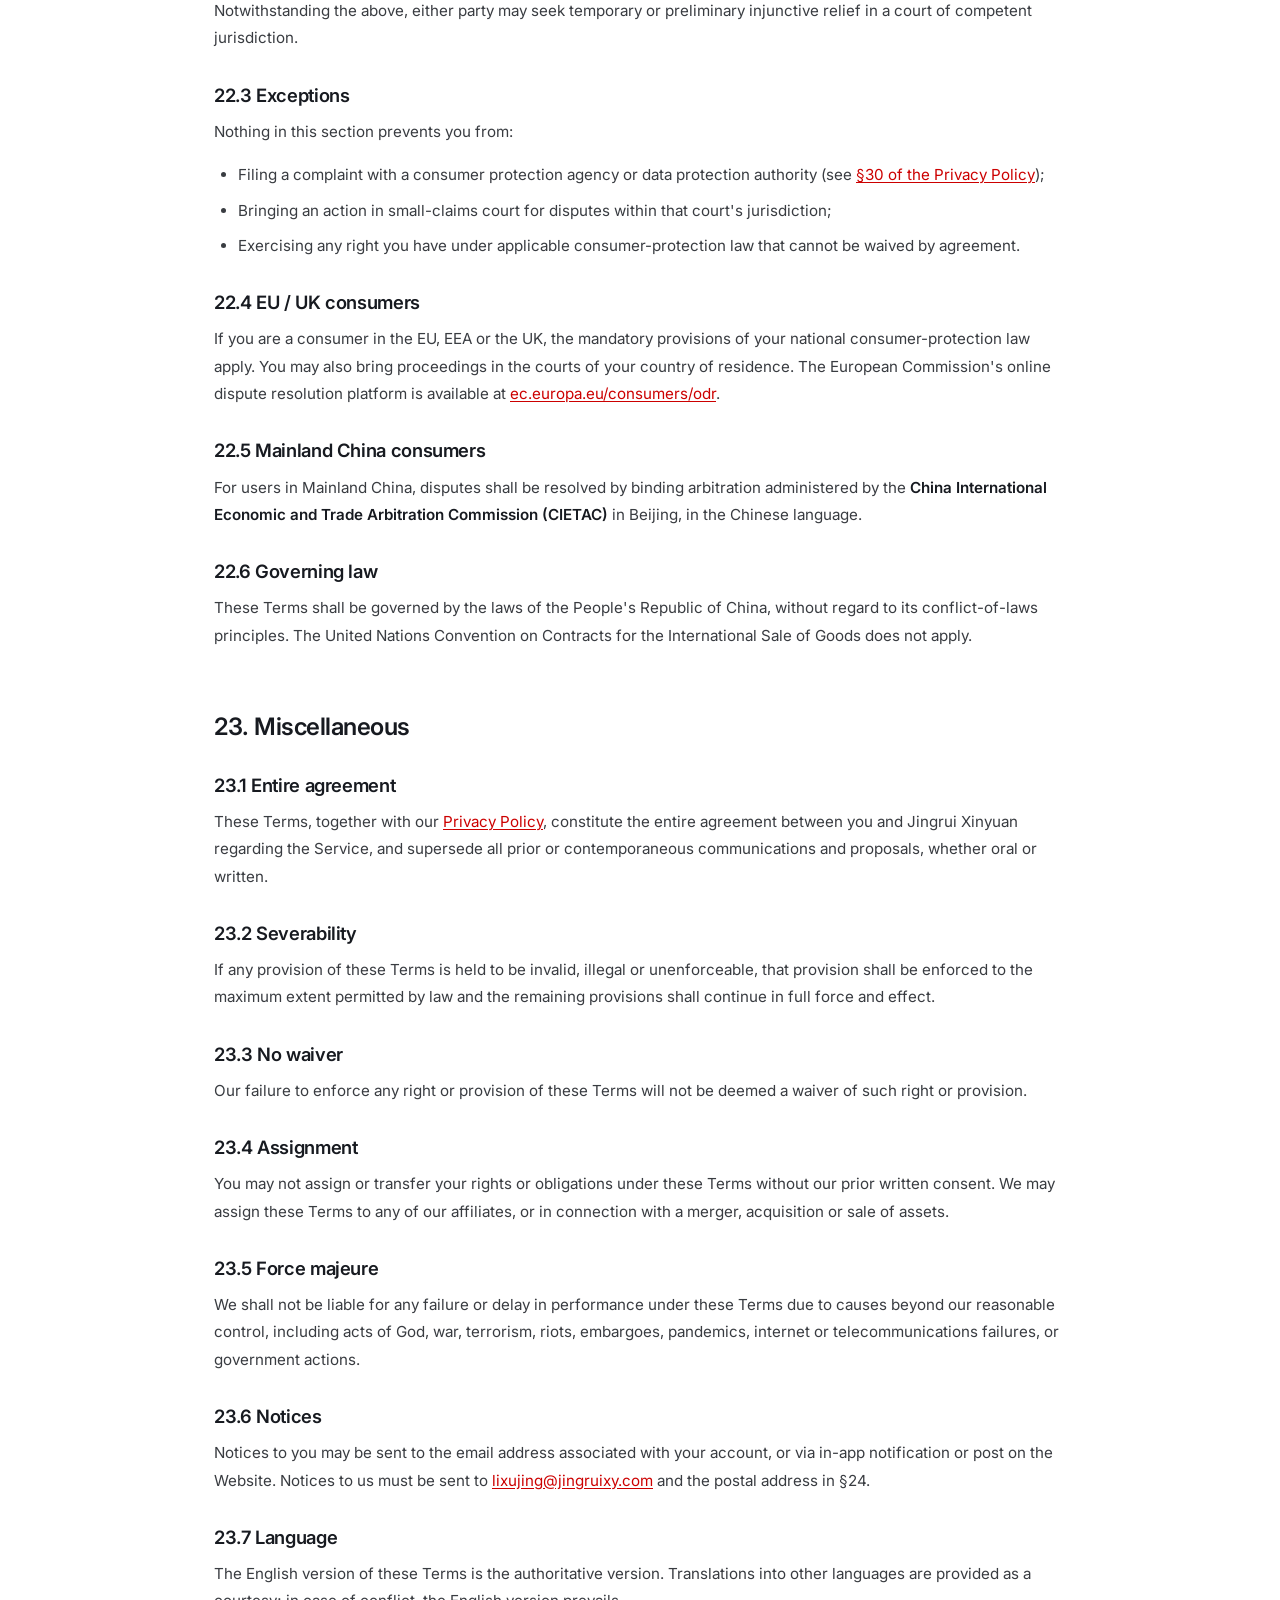
<file: terms-of-service.html>
<!DOCTYPE html>
<html lang="en">
<head>
    <meta charset="UTF-8">
    <meta name="viewport" content="width=device-width, initial-scale=1.0">
    <title>Terms of Service | Beijing Jingrui Xinyuan Technology Co., Ltd</title>
    <meta name="description" content="The complete Terms of Service for Beijing Jingrui Xinyuan Technology Co., Ltd, our apps on Google Play, and the Jingrui Console mobile management platform. Covers IAA/IAP usage, age restrictions, regional policies, liability and dispute resolution.">
    <meta name="robots" content="index, follow">
    <link rel="canonical" href="https://www.jingruixy.com/terms-of-service.html">
    <link rel="icon" type="image/svg+xml" href="images/favicon.svg">
    <link href="https://fonts.googleapis.com/css2?family=Inter:wght@300;400;500;600;700;800;900&display=swap" rel="stylesheet">
    <link rel="stylesheet" href="css/style.css">
    <link rel="stylesheet" href="css/animations.css">
    <link rel="stylesheet" href="css/responsive.css">
    <meta name="robots" content="index, follow, max-snippet:-1, max-image-preview:large">
</head>
<body>
    <header class="site-header" role="banner">
        <div class="header-inner">
            <a href="index.html" class="brand">
                <img src="images/logo.svg" alt="" class="brand-logo">
                <div class="brand-text">
                    <span class="brand-name">Jingrui Xinyuan</span>
                    <span class="brand-tagline">Privacy-First Tools</span>
                </div>
            </a>
            <nav class="main-nav">
                <ul class="nav-list">
                    <li><a href="index.html" class="nav-link">Home</a></li>
                    <li><a href="services.html" class="nav-link">Services</a></li>
                    <li><a href="culture.html" class="nav-link">Culture</a></li>
                    <li><a href="news.html" class="nav-link">News</a></li>
                    <li><a href="contact.html" class="nav-link">Contact</a></li>
                </ul>
                <a href="contact.html" class="header-cta">Get Started</a>
            </nav>
            <button class="nav-toggle"><span></span><span></span><span></span></button>
        </div>
    </header>

    <main>
        <div class="legal-content">
            <h1>Terms of Service</h1>
            <p class="legal-meta">
                <strong>Effective date:</strong> 1 March 2026 &nbsp;·&nbsp;
                <strong>Last updated:</strong> 1 March 2026 &nbsp;·&nbsp;
                <strong>Applies to:</strong> All Jingrui Xinyuan apps, the Jingrui Console mobile management platform, and www.jingruixy.com
            </p>

            <div class="legal-toc">
                <h3>Table of Contents</h3>
                <ol>
                    <li><a href="#acceptance">Acceptance of Terms</a></li>
                    <li><a href="#definitions">Definitions</a></li>
                    <li><a href="#eligibility">Eligibility & Age Requirements</a></li>
                    <li><a href="#account">Accounts & Authentication</a></li>
                    <li><a href="#license">License Grant & IP</a></li>
                    <li><a href="#use-rules">Acceptable Use Rules</a></li>
                    <li><a href="#prohibited">Prohibited Conduct</a></li>
                    <li><a href="#iaa">In-App Advertising (IAA)</a></li>
                    <li><a href="#iap">In-App Purchases (IAP), Subscriptions</a></li>
                    <li><a href="#refunds">Refunds, Cancellations & Cooling-off</a></li>
                    <li><a href="#app-stores">Google Play, Apple App Store & Other App Stores</a></li>
                    <li><a href="#age-policy">Age Policy & Family Features</a></li>
                    <li><a href="#content">User Content & IP</a></li>
                    <li><a href="#third-party">Third-Party Services & SDKs</a></li>
                    <li><a href="#region">Regional & Country-Specific Terms</a></li>
                    <li><a href="#security">Security, Anti-Abuse & Acceptable Use</a></li>
                    <li><a href="#disclaimer">Disclaimers & No Warranty</a></li>
                    <li><a href="#liability">Limitation of Liability</a></li>
                    <li><a href="#indemnification">Indemnification</a></li>
                    <li><a href="#termination">Termination & Suspension</a></li>
                    <li><a href="#changes">Changes to these Terms</a></li>
                    <li><a href="#disputes">Dispute Resolution & Arbitration</a></li>
                    <li><a href="#misc">Miscellaneous (Severability, Assignment, Force Majeure)</a></li>
                    <li><a href="#contact">Contact Information</a></li>
                </ol>
            </div>

            <h2 id="acceptance">1. Acceptance of Terms</h2>
            <p>These Terms of Service (the "<strong>Terms</strong>") constitute a legally binding agreement between you and <strong>Beijing Jingrui Xinyuan Technology Co., Ltd</strong> ("<strong>Jingrui Xinyuan</strong>", "<strong>we</strong>", "<strong>us</strong>"), governing your access to and use of:</p>
            <ul>
                <li>Our mobile applications published on Google Play and other app stores (the "<strong>Apps</strong>");</li>
                <li>The <strong>Jingrui Console</strong> mobile management platform and any companion APIs or websites (the "<strong>Console</strong>");</li>
                <li>The corporate website located at <strong>www.jingruixy.com</strong> (the "<strong>Website</strong>").</li>
            </ul>
            <p>By accessing, installing, copying or otherwise using the Service, you confirm that you have read, understood and agreed to be bound by these Terms and our <a href="privacy-policy.html">Privacy Policy</a>. If you do not agree, you must not use the Service.</p>

            <h2 id="definitions">2. Definitions</h2>
            <ul>
                <li><strong>"Apps"</strong> means all mobile applications published by Jingrui Xinyuan on Google Play and other app stores, including but not limited to the Outdoor Offline Route Parser, the Collectibles Asset Archive, the Textual Inspiration Engine, the Exercise Load Calculator, the Family Receipt Scanner and the Periodic Habit Tracker.</li>
                <li><strong>"Console"</strong> means the Jingrui Console mobile management application, including any companion websites and APIs.</li>
                <li><strong>"Service"</strong> means, collectively, the Apps, the Console and the Website.</li>
                <li><strong>"IAA"</strong> means In-App Advertising.</li>
                <li><strong>"IAP"</strong> means In-App Purchases.</li>
                <li><strong>"User Content"</strong> means any content you upload, create, store, share or transmit through the Service.</li>
            </ul>

            <h2 id="eligibility">3. Eligibility & Age Requirements</h2>
            <p>You must be at least <strong>13 years of age</strong> (or older, where required by local law — e.g. under 14 in the UK, under 14 in South Korea, under 16 in some EU member states, under 18 in Mainland China for certain processing) to use the Service. If you are using the Service on behalf of an organisation, you represent that you have the authority to bind that organisation to these Terms.</p>
            <p>For Apps we have designated as "Designed for Families" on Google Play, additional restrictions apply to children under 13 as set out in §12.</p>

            <h2 id="account">4. Accounts & Authentication</h2>
            <p>Most of our Apps can be used without an account. If you choose to create an optional account (e.g. for cross-device sync, family sharing or IAP), you agree to:</p>
            <ul>
                <li>Provide accurate, current and complete information;</li>
                <li>Maintain the security of your device, password and any authentication credentials;</li>
                <li>Promptly notify us of any unauthorised use of your account at <a href="mailto:support@jingruixy.com">support@jingruixy.com</a>;</li>
                <li>Take responsibility for all activities that occur under your account.</li>
            </ul>
            <p>We are not responsible for losses caused by unauthorised account use where you have failed to safeguard your credentials.</p>

            <h2 id="license">5. License Grant & Intellectual Property</h2>
            <p>Subject to your compliance with these Terms, Jingrui Xinyuan grants you a limited, non-exclusive, non-transferable, revocable license to install and use the Apps on devices you own or control, for your personal or internal business purposes. The Jingrui Console is licensed under the same terms for management of your installed Jingrui Xinyuan apps.</p>
            <p>All rights not expressly granted are reserved by Jingrui Xinyuan and its licensors. The Service, including all source code, object code, designs, illustrations, photographs, video, audio, text, graphics, logos, and the selection and arrangement thereof, is the property of Jingrui Xinyuan or its licensors and is protected by copyright, trademark and other intellectual property laws.</p>
            <p>The Jingrui Xinyuan name, logo, and product names are trademarks of Jingrui Xinyuan. You may not use them without our prior written permission.</p>

            <h2 id="use-rules">6. Acceptable Use Rules</h2>
            <p>When using the Service, you agree that you will:</p>
            <ul>
                <li>Comply with all applicable laws and regulations;</li>
                <li>Respect the rights of other users and third parties;</li>
                <li>Use the Service only for its intended purpose;</li>
                <li>Provide accurate information when communicating with us;</li>
                <li>Report bugs, security issues and abuse to <a href="mailto:support@jingruixy.com">support@jingruixy.com</a>.</li>
            </ul>

            <h2 id="prohibited">7. Prohibited Conduct</h2>
            <p>You agree NOT to:</p>
            <ul>
                <li>Reverse engineer, decompile, disassemble or otherwise attempt to derive the source code of the Apps (except and only to the extent that such activity is expressly permitted by applicable law notwithstanding this limitation);</li>
                <li>Modify, adapt, translate, or create derivative works based on the Service;</li>
                <li>Rent, lease, sublicense, distribute or otherwise transfer the Apps;</li>
                <li>Remove or alter any proprietary notices or labels;</li>
                <li>Use the Service to develop a competing product;</li>
                <li>Use the Service to transmit viruses, malware, ransomware or any other malicious code;</li>
                <li>Use the Service to engage in phishing, smishing, vishing, or any fraudulent activity;</li>
                <li>Use the Service to harass, defame, threaten or harm any person;</li>
                <li>Attempt to gain unauthorised access to the Service, related systems, or networks;</li>
                <li>Interfere with or disrupt the integrity or performance of the Service or the data contained therein;</li>
                <li>Use any automated means (bots, scrapers, crawlers) to access the Service except as permitted by the relevant store's terms or our written consent;</li>
                <li>Circumvent, disable or otherwise interfere with security-related features of the Service;</li>
                <li>Upload or transmit any content that is unlawful, infringing, obscene, libellous, or otherwise objectionable.</li>
            </ul>

            <h2 id="iaa">8. In-App Advertising (IAA)</h2>
            <p>Some of our Apps are supported by in-app advertising. By using the Apps, you agree to receive non-personalised advertising as the default. Where we offer personalised advertising (where allowed by local law), we will obtain your explicit consent via a TCF v2.2 compliant consent management platform or Google's User Messaging Platform (UMP) before serving personalised ads.</p>

            <h3>8.1 Ad formats used</h3>
            <p>Our Apps may display the following ad formats:</p>
            <ul>
                <li><strong>Splash / App-open ads</strong> — full-screen ads shown on cold start, skippable after 5 seconds, and never appear more than once per session unless the user explicitly requests it.</li>
                <li><strong>Banner ads</strong> — small fixed-size ads (e.g. 320×50, 300×250, 728×90) placed at the top or bottom of a screen, never obstructing navigation or controls.</li>
                <li><strong>Interstitial ads</strong> — full-screen ads shown at natural transition points. We do not show them immediately on app launch and never show two in a row.</li>
                <li><strong>Rewarded video ads</strong> — full-screen video ads that the user opts in to in exchange for a clear in-app reward. The reward is always disclosed before the ad starts.</li>
                <li><strong>Native ads</strong> — ads that match the look and feel of the surrounding content, clearly labelled "Ad" or "Sponsored".</li>
                <li><strong>Offerwall ads</strong> — opt-in lists of tasks in exchange for a digital reward. Only shown to non-child users.</li>
            </ul>

            <h3>8.2 Ad networks integrated</h3>
            <p>Our Apps may integrate the following ad networks, mediation platforms and bidding solutions. Each has been vetted for compliance with the Better Ads Standards, Google Play's Ad Policy, and applicable privacy law. The full list and links to each network's privacy policy is maintained in <a href="privacy-policy.html#ad-networks">§7.1 of our Privacy Policy</a>.</p>
            <ul>
                <li>Google AdMob / Google Ads</li>
                <li>Meta Audience Network</li>
                <li>Unity Ads & Unity LevelPlay (ironSource)</li>
                <li>AppLovin MAX & AppLovin Exchange</li>
                <li>Pangle (TikTok For Business)</li>
                <li>Vungle (Liftoff)</li>
                <li>Chartboost / InMobi</li>
                <li>Mintegral</li>
                <li>Tapjoy</li>
                <li>Digital Turbine (AdColony, Fyber)</li>
                <li>Start.io</li>
                <li>Smaato (Verve Group)</li>
                <li>Yandex Ads</li>
                <li>MyTarget (VK)</li>
                <li>Criteo, Taboola, Outbrain (where applicable, opt-in only)</li>
            </ul>

            <h3>8.3 Ad targeting and your choices</h3>
            <p>You can opt out of personalised advertising at any time via the in-app "Privacy" menu. You can also opt out at the industry level via the links in <a href="privacy-policy.html#dnt">§7.5 of our Privacy Policy</a>. We honour Global Privacy Control (GPC) signals from your browser.</p>

            <h2 id="iap">9. In-App Purchases (IAP), Subscriptions</h2>
            <h3>9.1 IAP types</h3>
            <p>The Apps may offer the following IAP types, all processed via the official app store billing systems:</p>
            <ul>
                <li><strong>Consumables</strong> — virtual items that are "used up" (e.g. one-time unlocks of a premium feature).</li>
                <li><strong>Non-consumables</strong> — permanent unlocks that are owned forever once purchased.</li>
                <li><strong>Auto-renewing subscriptions</strong> — recurring access to a service or content (e.g. "Habit Tracker Premium", "Route Parser Pro").</li>
                <li><strong>Pre-paid subscriptions</strong> — fixed-duration subscriptions paid up-front.</li>
            </ul>

            <h3>9.2 Billing</h3>
            <p>Billing is performed by the relevant app store. Your store account will be charged at confirmation of purchase for non-subscription IAP, and within 24 hours before the end of each subscription period for auto-renewing subscriptions. We do not see or store your full payment card details.</p>
            <p>Subscription prices are clearly displayed before purchase. Prices may vary by region and may be subject to local taxes (VAT, GST, sales tax). Currency conversions, where applicable, are performed by the store at their prevailing rate.</p>

            <h3>9.3 Free trials</h3>
            <p>Where we offer a free trial, you will not be charged during the trial period. If you do not cancel before the end of the trial, you will automatically be converted to a paid subscription at the then-current price. Trial duration and eligibility (including any "introductory offer") is disclosed before you confirm the trial.</p>

            <h3>9.4 Auto-renewal</h3>
            <p>Auto-renewing subscriptions continue until cancelled. You can manage and cancel subscriptions in your store account settings. Cancellation takes effect at the end of the current billing period; you will retain access to the subscription until then.</p>

            <h3>9.5 Family Library</h3>
            <p>Eligible subscriptions may be shared with up to 5 additional family members through the Google Play Family Library. Each family member's content access is governed by the family manager's settings.</p>

            <h2 id="refunds">10. Refunds, Cancellations & Cooling-off</h2>
            <h3>10.1 Refund policy</h3>
            <p>Refunds for IAP are handled by the relevant app store according to their own policies:</p>
            <ul>
                <li><strong>Google Play</strong>: <a href="https://support.google.com/googleplay/answer/134009" rel="noopener" target="_blank">Google Play refund policy</a>. You can request a refund within 48 hours of purchase from your Google Play order history.</li>
                <li><strong>Apple App Store</strong>: <a href="https://support.apple.com/en-us/HT204084" rel="noopener" target="_blank">Apple's refund process</a> via reportaproblem.apple.com.</li>
                <li><strong>Other stores</strong>: see the relevant store's policy.</li>
            </ul>

            <h3>10.2 EU / EEA / UK 14-day cooling-off</h3>
            <p>Under the EU Consumer Rights Directive and the UK Consumer Contracts Regulations, you have the right to withdraw from a digital content purchase within 14 days ("cooling-off period"). However, by purchasing, you expressly consent to immediate performance and acknowledge that you lose your right of withdrawal once the content has been fully delivered. For subscriptions, you retain the right to withdraw within 14 days of the start of each subscription period.</p>

            <h3>10.3 Defective goods</h3>
            <p>If an IAP fails to deliver or is materially defective, please contact <a href="mailto:support@jingruixy.com">support@jingruixy.com</a>. We will work with you and the relevant store to issue a refund or replacement.</p>

            <h3>10.4 Chargebacks</h3>
            <p>If you initiate a chargeback with your card issuer without first contacting us, we reserve the right to suspend or terminate your account to prevent further abuse. We will respond to any chargeback notice received from a store or card issuer.</p>

            <h2 id="app-stores">11. Google Play, Apple App Store & Other App Stores</h2>
            <p>These Terms are concluded between you and Jingrui Xinyuan only, and not with Google LLC, Apple Inc., Huawei Device Co. Ltd., Samsung Electronics Co. Ltd., Amazon.com, Inc. or any other app store (each a "<strong>Store Operator</strong>"). Each Store Operator has no responsibility for the Apps or the content thereof.</p>
            <p>Notwithstanding the foregoing, the Store Operators are intended third-party beneficiaries of these Terms with the right to enforce them. Each Store Operator's own terms also apply:</p>
            <ul>
                <li><strong>Google Play</strong>: <a href="https://play.google.com/intl/en_us/about/play-terms.html" rel="noopener" target="_blank">Google Play Terms of Service</a></li>
                <li><strong>Apple Media Services Terms</strong>: <a href="https://www.apple.com/legal/internet-services/itunes/" rel="noopener" target="_blank">apple.com/legal/internet-services/itunes</a></li>
                <li><strong>Huawei AppGallery User Agreement</strong>: <a href="https://consumer.huawei.com/en/legal/agreement/" rel="noopener" target="_blank">consumer.huawei.com/en/legal/agreement</a></li>
                <li><strong>Samsung Galaxy Store Terms</strong>: <a href="https://www.samsung.com/us/account/terms-conditions/" rel="noopener" target="_blank">samsung.com/us/account/terms-conditions</a></li>
                <li><strong>Amazon Appstore Conditions of Use</strong>: <a href="https://www.amazon.com/gp/help/customer/display.html?nodeId=G8TBDCSM4924QJHE" rel="noopener" target="_blank">amazon.com Conditions of Use</a></li>
            </ul>
            <p>If any provision of these Terms conflicts with a Store Operator's terms, the Store Operator's terms shall prevail with respect to your use of the store.</p>

            <h2 id="age-policy">12. Age Policy & Family Features</h2>
            <h3>12.1 Minimum age</h3>
            <p>You must be at least 13 years of age to use the Service. Where local law requires a higher age, the higher age applies.</p>
            <h3>12.2 IAA in Apps accessible to children</h3>
            <p>For Apps accessible to children under 13, we comply with the <strong>Google Play Families Policy</strong> and the <strong>U.S. Children's Online Privacy Protection Act (COPPA)</strong>:</p>
            <ul>
                <li>No interest-based or behavioural advertising.</li>
                <li>No personal data collected from children without verifiable parental consent.</li>
                <li>No use of device location, microphone or camera for advertising.</li>
                <li>All ad SDKs configured to be inactive when a child is signed in.</li>
                <li>All ads clearly labelled with persistent, visible identity.</li>
                <li>No click-to-call, click-to-install or other redirect flows.</li>
            </ul>
            <h3>12.3 IAP in Apps accessible to children</h3>
            <p>For Apps accessible to children under 13, all IAP must be made through a parent-approved purchase flow. We do not knowingly enable children to make IAP without parent approval.</p>
            <h3>12.4 Age ratings</h3>
            <p>Each App is assigned an age rating via the IARC (International Age Rating Coalition) system, which generates ESRB, PEGI, USK, ACB, GSRR, DJCTQ, GRAC and KARB ratings. The assigned rating is displayed on the app's store listing.</p>
            <h3>12.5 Age screening</h3>
            <p>For Apps that may include features restricted to adults (e.g. user-generated content, simulated gambling, certain ad categories), we may request a self-declared age verification. We do not perform identity verification — age self-declaration is used in good faith. We may rely on the Google Play age signals, Family Link or store-level restrictions to apply additional safeguards.</p>
            <h3>12.6 Family Library</h3>
            <p>Eligible subscriptions may be shared via the Google Play Family Library feature. Family managers are responsible for managing family membership. We are not responsible for disputes between family members.</p>

            <h2 id="content">13. User Content & Intellectual Property</h2>
            <h3>13.1 Your ownership</h3>
            <p>You retain all intellectual property rights in your User Content. Because most User Content is stored locally on your device, we do not need a license to it.</p>
            <h3>13.2 Limited license for optional features</h3>
            <p>Where you opt in to features that require server-side processing (e.g. cloud backup, OCR, share-to-friend), you grant Jingrui Xinyuan a limited, worldwide, non-exclusive, royalty-free license to use, host, reproduce, modify (only as necessary to provide the feature), transmit and display your User Content solely for the purpose of providing the feature to you. This license terminates when you delete the relevant content or close your account.</p>
            <h3>13.3 Content rules</h3>
            <p>You agree not to upload, create, store, share or transmit any User Content that:</p>
            <ul>
                <li>Infringes any third party's intellectual property, privacy, or other rights;</li>
                <li>Is unlawful, defamatory, obscene, harassing, hateful, or incites violence;</li>
                <li>Contains malware, viruses or any code designed to disrupt the Service;</li>
                <li>Is spam, advertising or solicitation, or any other form of unwanted commercial communication;</li>
                <li>Contains personal data of another person without their consent;</li>
                <li>Depicts child sexual abuse material, or sexual exploitation of minors — we will report any such content to the relevant authorities and delete it immediately.</li>
            </ul>
            <h3>13.4 Reporting</h3>
            <p>If you believe content hosted by us infringes your rights, please email <a href="mailto:support@jingruixy.com">support@jingruixy.com</a> with subject "Takedown" and include (a) your contact details, (b) a description of the content, (c) the URL or in-app location, (d) a statement of good-faith belief, and (e) a declaration under penalty of perjury that the information is accurate and that you are authorised to act.</p>
            <h3>13.5 Removal</h3>
            <p>We reserve the right to remove or disable access to any User Content that we reasonably believe violates these Terms or any applicable law. We will notify you where possible and provide an opportunity to appeal, except where doing so would impede the investigation of serious wrongdoing or be technically infeasible.</p>

            <h2 id="third-party">14. Third-Party Services & SDKs</h2>
            <p>The Service integrates third-party software development kits (SDKs) and services for analytics, advertising, attribution, crash reporting, social login and other features. The full list of third-party SDKs and links to their privacy policies is maintained in <a href="privacy-policy.html#ad-networks">§7.1 of our Privacy Policy</a>. Your use of those services is subject to the relevant third party's own terms and privacy policy.</p>
            <p>We are not responsible for the practices of any third-party service. We choose our partners carefully, but we cannot guarantee their performance or the accuracy of their policies.</p>

            <h2 id="region">15. Regional & Country-Specific Terms</h2>

            <h3>15.1 European Economic Area (EEA), United Kingdom, Switzerland</h3>
            <ul>
                <li>Right of withdrawal on digital content purchases (subject to §10.2).</li>
                <li>Right to lodge a complaint with a data protection authority (see <a href="privacy-policy.html#gdpr">§12 of the Privacy Policy</a>).</li>
                <li>Compliance with the Digital Markets Act (DMA) where applicable, including reasonable support for alternative payment methods and third-party app stores.</li>
                <li>Compliance with the Digital Services Act (DSA), including transparency of advertising.</li>
            </ul>

            <h3>15.2 United States</h3>
            <ul>
                <li>Compliance with COPPA for children under 13 (see <a href="privacy-policy.html#coppa">§14 of the Privacy Policy</a>).</li>
                <li>Compliance with CCPA / CPRA for California residents (see <a href="privacy-policy.html#ccpa">§13 of the Privacy Policy</a>).</li>
                <li>Compliance with state-level biometric privacy laws (e.g. Illinois BIPA) — we do not collect biometric data.</li>
                <li>Compliance with Section 230 of the Communications Decency Act for any user-generated content we host.</li>
            </ul>

            <h3>15.3 Mainland China</h3>
            <ul>
                <li>Compliance with the PIPL, DSL and CSL (see <a href="privacy-policy.html#pipl">§17 of the Privacy Policy</a>).</li>
                <li>Compliance with the Minor Protection Law and the Provisions on the Protection of Children's Personal Information.</li>
                <li>Compliance with the Administrative Measures for Mobile Internet Applications Information Services.</li>
            </ul>

            <h3>15.4 South Korea</h3>
            <ul>
                <li>Compliance with PIPA and the Act on Promotion of Information and Communications Network Utilization and Information Protection.</li>
                <li>Compliance with the Telecommunications Business Act.</li>
            </ul>

            <h3>15.5 Japan</h3>
            <ul>
                <li>Compliance with APPI and the Act on Specified Commercial Transactions.</li>
                <li>Compliance with the Act on Restrictions on Acts Involving Computerised Bulletin Boards.</li>
            </ul>

            <h3>15.6 Brazil</h3>
            <ul>
                <li>Compliance with the LGPD and the Consumer Defence Code (CDC).</li>
            </ul>

            <h3>15.7 India</h3>
            <ul>
                <li>Compliance with the DPDP Act, 2023, the Information Technology Act, 2000 and the IT (Reasonable Security Practices) Rules, 2011.</li>
            </ul>

            <h3>15.8 Australia</h3>
            <ul>
                <li>Compliance with the Privacy Act 1988 and the Australian Consumer Law (Schedule 2 of the Competition and Consumer Act 2010).</li>
            </ul>

            <h3>15.9 Canada</h3>
            <ul>
                <li>Compliance with PIPEDA and Quebec's Law 25.</li>
            </ul>

            <h3>15.10 CIS region (Russia, Belarus, Kazakhstan, etc.)</h3>
            <ul>
                <li>Compliance with local personal data laws, including the Russian Federal Law No. 152-FZ on Personal Data, and the requirement to store Russian citizens' personal data on servers located in Russia.</li>
            </ul>

            <h2 id="security">16. Security, Anti-Abuse & Acceptable Use</h2>
            <p>We may take any of the following measures at our sole discretion, with or without notice, to protect the Service and its users:</p>
            <ul>
                <li>Suspend or terminate accounts that violate these Terms or applicable law;</li>
                <li>Remove or disable User Content that violates these Terms;</li>
                <li>Investigate and prosecute security incidents, including by sharing information with law enforcement;</li>
                <li>Implement rate limits, captchas and other abuse-prevention measures;</li>
                <li>Restrict access from IP addresses, regions or devices associated with abuse.</li>
            </ul>
            <p>If you discover a security vulnerability, please report it to <a href="mailto:support@jingruixy.com">support@jingruixy.com</a> with subject "Security". We operate a coordinated disclosure programme and will acknowledge within 24 hours.</p>

            <h2 id="disclaimer">17. Disclaimers & No Warranty</h2>
            <p>TO THE MAXIMUM EXTENT PERMITTED BY APPLICABLE LAW, THE SERVICE IS PROVIDED "AS IS" AND "AS AVAILABLE" WITHOUT WARRANTIES OF ANY KIND, EITHER EXPRESS OR IMPLIED, INCLUDING WITHOUT LIMITATION IMPLIED WARRANTIES OF MERCHANTABILITY, FITNESS FOR A PARTICULAR PURPOSE, NON-INFRINGEMENT, OR THAT THE SERVICE WILL BE UNINTERRUPTED, ERROR-FREE, OR FREE FROM HARMFUL COMPONENTS.</p>
            <p>WE DO NOT WARRANT THAT THE SERVICE WILL MEET YOUR REQUIREMENTS, THAT ANY ADVICE OR INFORMATION OBTAINED BY YOU THROUGH THE SERVICE WILL BE ACCURATE OR RELIABLE, OR THAT THE QUALITY OF ANY PRODUCTS, SERVICES, INFORMATION OR OTHER MATERIAL PURCHASED OR OBTAINED BY YOU THROUGH THE SERVICE WILL MEET YOUR EXPECTATIONS.</p>
            <p>NO ADVICE OR INFORMATION, WHETHER ORAL OR WRITTEN, OBTAINED BY YOU FROM JINGRUI XINYUAN SHALL CREATE ANY WARRANTY NOT EXPRESSLY STATED IN THESE TERMS.</p>

            <h2 id="liability">18. Limitation of Liability</h2>
            <p>TO THE MAXIMUM EXTENT PERMITTED BY APPLICABLE LAW, IN NO EVENT SHALL JINGRUI XINYUAN, ITS AFFILIATES, OFFICERS, DIRECTORS, EMPLOYEES, AGENTS OR LICENSORS BE LIABLE FOR ANY INDIRECT, INCIDENTAL, SPECIAL, CONSEQUENTIAL, EXEMPLARY OR PUNITIVE DAMAGES, INCLUDING WITHOUT LIMITATION DAMAGES FOR LOSS OF PROFITS, GOODWILL, USE, DATA OR OTHER INTANGIBLE LOSSES, EVEN IF WE HAVE BEEN ADVISED OF THE POSSIBILITY OF SUCH DAMAGES, RESULTING FROM:</p>
            <ul>
                <li>THE USE OR INABILITY TO USE THE SERVICE;</li>
                <li>ANY CONDUCT OR CONTENT OF ANY THIRD PARTY ON OR THROUGH THE SERVICE;</li>
                <li>UNAUTHORISED ACCESS, USE OR ALTERATION OF YOUR TRANSMISSIONS OR CONTENT;</li>
                <li>ANY ADVERTISING OR PROMOTION DISPLAYED ON OR THROUGH THE SERVICE;</li>
                <li>ANY BUGS, VIRUSES OR OTHER HARMFUL CODE THAT MAY BE TRANSMITTED TO OR THROUGH THE SERVICE BY ANY THIRD PARTY.</li>
            </ul>
            <p>IN ANY EVENT, OUR TOTAL AGGREGATE LIABILITY FOR ALL CLAIMS RELATING TO THE SERVICE SHALL NOT EXCEED THE GREATER OF (A) THE TOTAL AMOUNT YOU PAID US IN THE TWELVE MONTHS PRECEDING THE CLAIM, OR (B) ONE HUNDRED US DOLLARS (US$100).</p>
            <p>NOTHING IN THESE TERMS SHALL EXCLUDE OR LIMIT OUR LIABILITY FOR (A) DEATH OR PERSONAL INJURY CAUSED BY NEGLIGENCE, (B) FRAUD OR FRAUDULENT MISREPRESENTATION, OR (C) ANY OTHER LIABILITY THAT CANNOT BE EXCLUDED OR LIMITED BY APPLICABLE LAW.</p>

            <h2 id="indemnification">19. Indemnification</h2>
            <p>You agree to defend, indemnify and hold harmless Jingrui Xinyuan, its affiliates, licensors and service providers, and its and their respective officers, directors, employees, contractors, agents, licensors, suppliers, successors and assigns from and against any claims, liabilities, damages, judgments, awards, losses, costs, expenses or fees (including reasonable attorneys' fees) arising out of or relating to your violation of these Terms or your use of the Service.</p>

            <h2 id="termination">20. Termination & Suspension</h2>
            <h3>20.1 Termination by you</h3>
            <p>You may stop using the Service at any time. To delete your optional account, follow the in-app instructions or contact <a href="mailto:support@jingruixy.com">support@jingruixy.com</a>. Uninstalling the App will not automatically delete your account.</p>
            <h3>20.2 Termination by us</h3>
            <p>We may suspend or terminate your access to the Service at any time, with or without notice, if we reasonably believe you have violated these Terms, if we are required to do so by law, or if we discontinue the Service in your region. Where practicable, we will provide 30 days' notice of discontinuance.</p>
            <h3>20.3 Effect of termination</h3>
            <p>Upon termination, your right to use the Service ceases immediately. Sections that by their nature should survive termination — including but not limited to those on intellectual property, disclaimers, limitation of liability, indemnification, dispute resolution and governing law — shall survive.</p>
            <h3>20.4 Data after termination</h3>
            <p>Upon termination, we will delete or anonymise your Personal Data in accordance with our <a href="privacy-policy.html#retention">data retention policy</a>, unless retention is required by law.</p>

            <h2 id="changes">21. Changes to these Terms</h2>
            <p>We may update these Terms from time to time. When we do, we will change the "Last updated" date at the top, post a notice on our Website, and — for material changes — notify you via in-app notification or email at least 30 days before the changes take effect. Material changes include (but are not limited to) changes to liability provisions, dispute resolution, or the licensing of the Service. Your continued use of the Service after the effective date constitutes acceptance of the updated Terms. If you do not agree, you may terminate your account before the effective date.</p>

            <h2 id="disputes">22. Dispute Resolution & Arbitration</h2>
            <h3>22.1 Informal resolution</h3>
            <p>If you have a dispute with us, please first contact us at <a href="mailto:support@jingruixy.com">support@jingruixy.com</a> with subject "Dispute". We will attempt to resolve the dispute informally by contacting you via email. If a dispute is not resolved within 30 days of submission, either party may initiate formal proceedings.</p>
            <h3>22.2 Arbitration</h3>
            <p>For users in the United States: any unresolved dispute shall be finally settled by binding arbitration administered by the <strong>American Arbitration Association (AAA)</strong> under its Commercial Arbitration Rules, by a single arbitrator. The arbitration shall take place in the State of California, USA, in the English language, and judgment on the award may be entered in any court of competent jurisdiction. The arbitrator shall have the power to award any relief that a court could, except that the arbitrator may not award punitive or exemplary damages. <strong>You and Jingrui Xinyuan each waive the right to a jury trial and to participate in any class action.</strong></p>
            <p>Notwithstanding the above, either party may seek temporary or preliminary injunctive relief in a court of competent jurisdiction.</p>
            <h3>22.3 Exceptions</h3>
            <p>Nothing in this section prevents you from:</p>
            <ul>
                <li>Filing a complaint with a consumer protection agency or data protection authority (see <a href="privacy-policy.html#contact">§30 of the Privacy Policy</a>);</li>
                <li>Bringing an action in small-claims court for disputes within that court's jurisdiction;</li>
                <li>Exercising any right you have under applicable consumer-protection law that cannot be waived by agreement.</li>
            </ul>
            <h3>22.4 EU / UK consumers</h3>
            <p>If you are a consumer in the EU, EEA or the UK, the mandatory provisions of your national consumer-protection law apply. You may also bring proceedings in the courts of your country of residence. The European Commission's online dispute resolution platform is available at <a href="https://ec.europa.eu/consumers/odr" rel="noopener" target="_blank">ec.europa.eu/consumers/odr</a>.</p>
            <h3>22.5 Mainland China consumers</h3>
            <p>For users in Mainland China, disputes shall be resolved by binding arbitration administered by the <strong>China International Economic and Trade Arbitration Commission (CIETAC)</strong> in Beijing, in the Chinese language.</p>
            <h3>22.6 Governing law</h3>
            <p>These Terms shall be governed by the laws of the People's Republic of China, without regard to its conflict-of-laws principles. The United Nations Convention on Contracts for the International Sale of Goods does not apply.</p>

            <h2 id="misc">23. Miscellaneous</h2>
            <h3>23.1 Entire agreement</h3>
            <p>These Terms, together with our <a href="privacy-policy.html">Privacy Policy</a>, constitute the entire agreement between you and Jingrui Xinyuan regarding the Service, and supersede all prior or contemporaneous communications and proposals, whether oral or written.</p>
            <h3>23.2 Severability</h3>
            <p>If any provision of these Terms is held to be invalid, illegal or unenforceable, that provision shall be enforced to the maximum extent permitted by law and the remaining provisions shall continue in full force and effect.</p>
            <h3>23.3 No waiver</h3>
            <p>Our failure to enforce any right or provision of these Terms will not be deemed a waiver of such right or provision.</p>
            <h3>23.4 Assignment</h3>
            <p>You may not assign or transfer your rights or obligations under these Terms without our prior written consent. We may assign these Terms to any of our affiliates, or in connection with a merger, acquisition or sale of assets.</p>
            <h3>23.5 Force majeure</h3>
            <p>We shall not be liable for any failure or delay in performance under these Terms due to causes beyond our reasonable control, including acts of God, war, terrorism, riots, embargoes, pandemics, internet or telecommunications failures, or government actions.</p>
            <h3>23.6 Notices</h3>
            <p>Notices to you may be sent to the email address associated with your account, or via in-app notification or post on the Website. Notices to us must be sent to <a href="mailto:lixujing@jingruixy.com">lixujing@jingruixy.com</a> and the postal address in §24.</p>
            <h3>23.7 Language</h3>
            <p>The English version of these Terms is the authoritative version. Translations into other languages are provided as a courtesy; in case of conflict, the English version prevails.</p>
            <h3>23.8 Third-party beneficiaries</h3>
            <p>Store Operators (§11) are intended third-party beneficiaries of these Terms and may enforce them directly against you.</p>

            <h2 id="contact">24. Contact Information</h2>
            <p>If you have any questions about these Terms, please contact us:</p>
            <p>
                <strong>Beijing Jingrui Xinyuan Technology Co., Ltd</strong><br>
                Legal & Compliance<br>
                Building 6, Courtyard 2, 60 meters west of Wanggezhuang Village, Shilibao Town, Miyun District, Beijing, 100000, People's Republic of China<br>
                Email: <a href="mailto:support@jingruixy.com">support@jingruixy.com</a> (Subject: "Legal")<br>
                Business: <a href="mailto:lixujing@jingruixy.com">lixujing@jingruixy.com</a>
            </p>
        </div>
    </main>

    <footer class="site-footer" role="contentinfo">
        <div class="container">
            <div class="footer-grid">
                <div class="footer-brand">
                    <a href="index.html" class="brand">
                        <img src="images/logo.svg" alt="" class="brand-logo">
                        <div class="brand-text">
                            <span class="brand-name" style="color:#fff;">Jingrui Xinyuan</span>
                            <span class="brand-tagline" style="color:rgba(255,255,255,0.5);">Privacy-First Tools</span>
                        </div>
                    </a>
                    <p>Beijing Jingrui Xinyuan Technology Co., Ltd crafts offline-first mobile applications and the Jingrui Console mobile management platform, serving users across the globe on Google Play.</p>
                </div>
                <div>
                    <h4 class="footer-heading">Company</h4>
                    <div class="footer-links">
                        <a href="index.html">Home</a>
                        <a href="services.html">Services</a>
                        <a href="culture.html">Culture</a>
                        <a href="news.html">News</a>
                        <a href="contact.html">Contact</a>
                    </div>
                </div>
                <div>
                    <h4 class="footer-heading">Apps</h4>
                    <div class="footer-links">
                        <a href="services.html#route">Route Parser</a>
                        <a href="services.html#archive">Asset Archive</a>
                        <a href="services.html#inspiration">Inspiration Engine</a>
                        <a href="services.html#fitness">Exercise Load</a>
                        <a href="services.html#scanner">Receipt Scanner</a>
                        <a href="services.html#habit">Habit Tracker</a>
                    </div>
                </div>
                <div>
                    <h4 class="footer-heading">Get in Touch</h4>
                    <div class="footer-links">
                        <a href="mailto:support@jingruixy.com">support@jingruixy.com</a>
                        <a href="mailto:lixujing@jingruixy.com">lixujing@jingruixy.com</a>
<a href="mailto:lixujing@jingruixy.com">lixujing@jingruixy.com</a>
                    </div>
                </div>
            </div>
            <div class="footer-bottom">
                <p class="footer-copyright">&copy; <span class="current-year">2026</span> Beijing Jingrui Xinyuan Technology Co., Ltd. All rights reserved.</p>
                <div class="footer-legal">
                    <a href="privacy-policy.html">Privacy Policy</a>
                    <a href="terms-of-service.html">Terms of Service</a>
                    <a href="privacy-policy.html#cookies">Cookies</a>
                    <a href="privacy-policy.html#dnt">Do Not Sell</a>
                </div>
            </div>
        </div>
    </footer>
    <a href="#" class="back-to-top"><img src="images/icon-arrow-up.svg" alt=""></a>
    <script src="js/main.js"></script>
    <script src="js/animations.js"></script>
</body>
</html>
</file>
<file: css/style.css>
/* =============================================
   Beijing Jingrui Xinyuan Technology Co., Ltd
   Main Stylesheet - Tesla Inspired Design
   ============================================= */

/* CSS Reset & Base Styles */
*,
*::before,
*::after {
    margin: 0;
    padding: 0;
    box-sizing: border-box;
}

:root {
    --color-primary: #ffffff;
    --color-secondary: #171a20;
    --color-accent: #cc0000;
    --color-accent-hover: #e62117;
    --color-text: #393c41;
    --color-text-light: #5c5e62;
    --color-bg: #ffffff;
    --color-bg-dark: #000000;
    --color-bg-gray: #f4f4f4;
    --color-border: #d0d1d2;
    --color-overlay: rgba(0, 0, 0, 0.5);

    --font-primary: 'Inter', -apple-system, BlinkMacSystemFont, 'Segoe UI', Roboto, sans-serif;
    --font-display: 'Inter', -apple-system, BlinkMacSystemFont, 'Segoe UI', Roboto, sans-serif;

    --transition-fast: 0.2s cubic-bezier(0.4, 0, 0.2, 1);
    --transition-base: 0.4s cubic-bezier(0.4, 0, 0.2, 1);
    --transition-slow: 0.8s cubic-bezier(0.4, 0, 0.2, 1);

    --max-width: 1200px;
    --header-height: 64px;

    --shadow-sm: 0 1px 3px rgba(0, 0, 0, 0.08);
    --shadow-md: 0 4px 16px rgba(0, 0, 0, 0.12);
    --shadow-lg: 0 16px 48px rgba(0, 0, 0, 0.16);
}

html {
    font-size: 16px;
    scroll-behavior: smooth;
    -webkit-font-smoothing: antialiased;
    -moz-osx-font-smoothing: grayscale;
}

body {
    font-family: var(--font-primary);
    color: var(--color-text);
    background: var(--color-bg);
    line-height: 1.5;
    overflow-x: hidden;
    min-height: 100vh;
}

img,
svg {
    max-width: 100%;
    height: auto;
    display: block;
}

a {
    color: inherit;
    text-decoration: none;
    transition: color var(--transition-fast);
}

button {
    background: none;
    border: none;
    cursor: pointer;
    font-family: inherit;
}

ul,
ol {
    list-style: none;
}

/* Typography */
h1, h2, h3, h4, h5, h6 {
    font-family: var(--font-display);
    font-weight: 600;
    line-height: 1.2;
    color: var(--color-secondary);
    letter-spacing: -0.02em;
}

h1 { font-size: clamp(2.5rem, 6vw, 4.5rem); }
h2 { font-size: clamp(2rem, 4vw, 3.5rem); }
h3 { font-size: clamp(1.5rem, 3vw, 2.25rem); }
h4 { font-size: clamp(1.25rem, 2vw, 1.75rem); }
h5 { font-size: 1.25rem; }
h6 { font-size: 1rem; }

p {
    font-size: 1rem;
    line-height: 1.6;
    color: var(--color-text);
}

.text-center { text-align: center; }
.text-uppercase { text-transform: uppercase; }

/* Layout */
.container {
    width: 100%;
    max-width: var(--max-width);
    margin: 0 auto;
    padding: 0 24px;
}

.section {
    padding: 100px 0;
    position: relative;
}

.section-sm {
    padding: 60px 0;
}

.section-lg {
    padding: 140px 0;
}

.section-dark {
    background: var(--color-bg-dark);
    color: var(--color-primary);
}

.section-dark h1,
.section-dark h2,
.section-dark h3,
.section-dark h4 {
    color: var(--color-primary);
}

.section-gray {
    background: var(--color-bg-gray);
}

.grid {
    display: grid;
    gap: 32px;
}

.grid-2 { grid-template-columns: repeat(2, 1fr); }
.grid-3 { grid-template-columns: repeat(3, 1fr); }
.grid-4 { grid-template-columns: repeat(4, 1fr); }

@media (max-width: 992px) {
    .grid-2,
    .grid-3,
    .grid-4 { grid-template-columns: 1fr; }
}

/* Header / Navigation */
.site-header {
    position: fixed;
    top: 0;
    left: 0;
    right: 0;
    height: var(--header-height);
    background: rgba(255, 255, 255, 0.96);
    backdrop-filter: saturate(180%) blur(20px);
    -webkit-backdrop-filter: saturate(180%) blur(20px);
    border-bottom: 1px solid rgba(0, 0, 0, 0.05);
    z-index: 1000;
    transition: all var(--transition-base);
}

.site-header.scrolled {
    background: rgba(255, 255, 255, 0.98);
    box-shadow: var(--shadow-sm);
}

.header-inner {
    display: flex;
    align-items: center;
    justify-content: space-between;
    height: 100%;
    max-width: 1400px;
    margin: 0 auto;
    padding: 0 32px;
}

.brand {
    display: flex;
    align-items: center;
    gap: 12px;
    font-weight: 600;
    font-size: 1.1rem;
    color: var(--color-secondary);
    letter-spacing: -0.01em;
}

.brand-logo {
    width: 32px;
    height: 32px;
    transition: transform var(--transition-base);
}

.brand:hover .brand-logo {
    transform: rotate(180deg);
}

.brand-text {
    display: flex;
    flex-direction: column;
    line-height: 1.1;
}

.brand-name {
    font-size: 0.95rem;
    font-weight: 700;
}

.brand-tagline {
    font-size: 0.7rem;
    color: var(--color-text-light);
    font-weight: 400;
}

.main-nav {
    display: flex;
    align-items: center;
    gap: 4px;
}

.nav-list {
    display: flex;
    gap: 4px;
}

.nav-link {
    display: inline-block;
    padding: 8px 16px;
    font-size: 0.875rem;
    font-weight: 500;
    color: var(--color-secondary);
    border-radius: 4px;
    transition: all var(--transition-fast);
    position: relative;
}

.nav-link::after {
    content: '';
    position: absolute;
    left: 50%;
    bottom: 2px;
    width: 0;
    height: 2px;
    background: var(--color-accent);
    transition: all var(--transition-base);
    transform: translateX(-50%);
}

.nav-link:hover::after,
.nav-link.active::after {
    width: 60%;
}

.nav-link:hover,
.nav-link.active {
    color: var(--color-accent);
}

.header-cta {
    margin-left: 16px;
    padding: 8px 20px;
    background: var(--color-secondary);
    color: var(--color-primary);
    font-size: 0.875rem;
    font-weight: 500;
    border-radius: 4px;
    transition: all var(--transition-fast);
}

.header-cta:hover {
    background: var(--color-accent);
    transform: translateY(-1px);
}

.nav-toggle {
    display: none;
    width: 32px;
    height: 32px;
    flex-direction: column;
    justify-content: center;
    align-items: center;
    gap: 5px;
}

.nav-toggle span {
    width: 22px;
    height: 2px;
    background: var(--color-secondary);
    transition: all var(--transition-base);
    border-radius: 2px;
}

.nav-toggle.active span:nth-child(1) {
    transform: translateY(7px) rotate(45deg);
}

.nav-toggle.active span:nth-child(2) {
    opacity: 0;
}

.nav-toggle.active span:nth-child(3) {
    transform: translateY(-7px) rotate(-45deg);
}

@media (max-width: 992px) {
    .nav-toggle { display: flex; }
    .main-nav {
        position: fixed;
        top: var(--header-height);
        left: 0;
        right: 0;
        flex-direction: column;
        background: var(--color-primary);
        padding: 24px;
        gap: 0;
        transform: translateY(-150%);
        transition: transform var(--transition-base);
        box-shadow: var(--shadow-md);
        align-items: stretch;
    }
    .main-nav.active { transform: translateY(0); }
    .nav-list {
        flex-direction: column;
        gap: 0;
    }
    .nav-link {
        display: block;
        padding: 16px 8px;
        font-size: 1rem;
        border-bottom: 1px solid var(--color-border);
    }
    .nav-link::after { display: none; }
    .header-cta {
        margin: 16px 0 0;
        text-align: center;
    }
}

/* Buttons */
.btn {
    display: inline-flex;
    align-items: center;
    justify-content: center;
    gap: 8px;
    padding: 14px 32px;
    font-size: 0.95rem;
    font-weight: 500;
    border-radius: 4px;
    cursor: pointer;
    transition: all var(--transition-fast);
    text-align: center;
    line-height: 1;
    border: 2px solid transparent;
    min-height: 48px;
}

.btn-primary {
    background: var(--color-accent);
    color: var(--color-primary);
    border-color: var(--color-accent);
}

.btn-primary:hover {
    background: var(--color-accent-hover);
    border-color: var(--color-accent-hover);
    transform: translateY(-2px);
    box-shadow: 0 8px 20px rgba(204, 0, 0, 0.3);
}

.btn-secondary {
    background: var(--color-secondary);
    color: var(--color-primary);
    border-color: var(--color-secondary);
}

.btn-secondary:hover {
    background: transparent;
    color: var(--color-secondary);
    transform: translateY(-2px);
}

.btn-outline {
    background: transparent;
    color: var(--color-secondary);
    border-color: var(--color-secondary);
}

.btn-outline:hover {
    background: var(--color-secondary);
    color: var(--color-primary);
    transform: translateY(-2px);
}

.btn-outline-white {
    background: transparent;
    color: var(--color-primary);
    border-color: rgba(255, 255, 255, 0.6);
}

.btn-outline-white:hover {
    background: var(--color-primary);
    color: var(--color-secondary);
}

.btn-arrow {
    display: inline-flex;
    align-items: center;
    gap: 6px;
    padding: 10px 0;
    font-size: 0.95rem;
    font-weight: 500;
    color: var(--color-secondary);
    border-bottom: 1px solid var(--color-secondary);
    transition: all var(--transition-fast);
}

.btn-arrow:hover {
    color: var(--color-accent);
    border-color: var(--color-accent);
    gap: 12px;
}

/* Hero Section */
.hero {
    position: relative;
    min-height: 100vh;
    display: flex;
    align-items: center;
    justify-content: center;
    text-align: center;
    color: var(--color-primary);
    background: var(--color-bg-dark);
    overflow: hidden;
    padding-top: var(--header-height);
}

.hero-bg {
    position: absolute;
    inset: 0;
    z-index: 0;
}

.hero-bg svg,
.hero-bg img {
    width: 100%;
    height: 100%;
    object-fit: cover;
}

.hero-bg::after {
    content: '';
    position: absolute;
    inset: 0;
    background: linear-gradient(180deg,
        rgba(0,0,0,0.4) 0%,
        rgba(0,0,0,0.2) 40%,
        rgba(0,0,0,0.6) 100%);
}

.hero-content {
    position: relative;
    z-index: 2;
    max-width: 1000px;
    padding: 0 24px;
    animation: heroFadeIn 1.2s ease-out;
}

.hero-eyebrow {
    display: inline-block;
    padding: 6px 16px;
    margin-bottom: 24px;
    border: 1px solid rgba(255, 255, 255, 0.3);
    border-radius: 100px;
    font-size: 0.75rem;
    font-weight: 500;
    text-transform: uppercase;
    letter-spacing: 0.15em;
    color: var(--color-primary);
    background: rgba(255, 255, 255, 0.05);
    backdrop-filter: blur(10px);
}

.hero-title {
    color: var(--color-primary);
    margin-bottom: 24px;
    font-weight: 700;
    letter-spacing: -0.03em;
}

.hero-subtitle {
    font-size: clamp(1rem, 1.6vw, 1.25rem);
    color: rgba(255, 255, 255, 0.85);
    max-width: 720px;
    margin: 0 auto 40px;
    line-height: 1.6;
}

.hero-actions {
    display: flex;
    gap: 16px;
    justify-content: center;
    flex-wrap: wrap;
}

.hero-scroll {
    position: absolute;
    bottom: 40px;
    left: 50%;
    transform: translateX(-50%);
    z-index: 2;
    color: var(--color-primary);
    font-size: 0.75rem;
    text-transform: uppercase;
    letter-spacing: 0.2em;
    opacity: 0.7;
    animation: bounce 2s ease-in-out infinite;
}

@keyframes heroFadeIn {
    from {
        opacity: 0;
        transform: translateY(30px);
    }
    to {
        opacity: 1;
        transform: translateY(0);
    }
}

@keyframes bounce {
    0%, 100% { transform: translateX(-50%) translateY(0); }
    50% { transform: translateX(-50%) translateY(-10px); }
}

/* Section Headers */
.section-header {
    text-align: center;
    max-width: 800px;
    margin: 0 auto 80px;
}

.section-eyebrow {
    display: inline-block;
    font-size: 0.75rem;
    font-weight: 600;
    text-transform: uppercase;
    letter-spacing: 0.2em;
    color: var(--color-accent);
    margin-bottom: 16px;
}

.section-title {
    margin-bottom: 24px;
    font-weight: 700;
}

.section-subtitle {
    font-size: 1.125rem;
    color: var(--color-text-light);
    line-height: 1.7;
}

/* Feature Cards */
.feature-card {
    background: var(--color-primary);
    padding: 40px 32px;
    border-radius: 12px;
    border: 1px solid var(--color-border);
    transition: all var(--transition-base);
    position: relative;
    overflow: hidden;
}

.feature-card::before {
    content: '';
    position: absolute;
    top: 0;
    left: 0;
    width: 100%;
    height: 3px;
    background: linear-gradient(90deg, var(--color-accent), transparent);
    transform: scaleX(0);
    transform-origin: left;
    transition: transform var(--transition-base);
}

.feature-card:hover {
    transform: translateY(-8px);
    box-shadow: var(--shadow-lg);
    border-color: transparent;
}

.feature-card:hover::before {
    transform: scaleX(1);
}

.feature-icon {
    width: 64px;
    height: 64px;
    margin-bottom: 24px;
    display: flex;
    align-items: center;
    justify-content: center;
    background: linear-gradient(135deg, rgba(204, 0, 0, 0.08), rgba(204, 0, 0, 0.02));
    border-radius: 12px;
    transition: all var(--transition-base);
}

.feature-card:hover .feature-icon {
    background: linear-gradient(135deg, var(--color-accent), var(--color-accent-hover));
    transform: scale(1.1) rotate(-5deg);
}

.feature-icon svg {
    width: 32px;
    height: 32px;
    color: var(--color-accent);
    transition: color var(--transition-base);
}

.feature-card:hover .feature-icon svg {
    color: var(--color-primary);
}

.feature-title {
    margin-bottom: 12px;
    font-size: 1.25rem;
    font-weight: 600;
}

.feature-description {
    color: var(--color-text-light);
    font-size: 0.95rem;
    line-height: 1.6;
}

/* App Showcase */
.apps-showcase {
    background: var(--color-bg-dark);
    color: var(--color-primary);
}

.app-card {
    background: rgba(255, 255, 255, 0.04);
    backdrop-filter: blur(10px);
    border: 1px solid rgba(255, 255, 255, 0.08);
    border-radius: 16px;
    padding: 40px 32px;
    text-align: left;
    transition: all var(--transition-base);
    position: relative;
    overflow: hidden;
}

.app-card:hover {
    background: rgba(255, 255, 255, 0.06);
    border-color: rgba(255, 255, 255, 0.15);
    transform: translateY(-4px);
}

.app-card-icon {
    width: 80px;
    height: 80px;
    margin-bottom: 24px;
    display: flex;
    align-items: center;
    justify-content: center;
    background: linear-gradient(135deg, var(--color-accent), #ff4d4d);
    border-radius: 20px;
    box-shadow: 0 8px 24px rgba(204, 0, 0, 0.3);
}

.app-card-icon svg {
    width: 40px;
    height: 40px;
    color: var(--color-primary);
}

.app-card h3 {
    color: var(--color-primary);
    margin-bottom: 12px;
    font-size: 1.5rem;
}

.app-card p {
    color: rgba(255, 255, 255, 0.7);
    font-size: 0.95rem;
    margin-bottom: 20px;
}

.app-card-tags {
    display: flex;
    flex-wrap: wrap;
    gap: 8px;
    margin-top: 20px;
}

.app-tag {
    padding: 4px 12px;
    background: rgba(255, 255, 255, 0.08);
    border: 1px solid rgba(255, 255, 255, 0.1);
    border-radius: 100px;
    font-size: 0.75rem;
    color: rgba(255, 255, 255, 0.8);
    font-weight: 500;
}

/* Stats */
.stats-grid {
    display: grid;
    grid-template-columns: repeat(4, 1fr);
    gap: 32px;
    text-align: center;
}

.stat-item {
    padding: 20px;
}

.stat-number {
    font-size: clamp(2.5rem, 4vw, 3.5rem);
    font-weight: 700;
    color: var(--color-accent);
    line-height: 1;
    margin-bottom: 8px;
    display: block;
}

.stat-label {
    font-size: 0.875rem;
    color: var(--color-text-light);
    text-transform: uppercase;
    letter-spacing: 0.1em;
    font-weight: 500;
}

@media (max-width: 768px) {
    .stats-grid { grid-template-columns: repeat(2, 1fr); }
}

/* Split Section (Image + Content) */
.split {
    display: grid;
    grid-template-columns: 1fr 1fr;
    align-items: center;
    gap: 80px;
}

.split-image {
    position: relative;
    border-radius: 12px;
    overflow: hidden;
    aspect-ratio: 4 / 3;
}

.split-image img,
.split-image svg {
    width: 100%;
    height: 100%;
    object-fit: cover;
}

.split-content h2 {
    margin-bottom: 24px;
}

.split-content p {
    margin-bottom: 20px;
    color: var(--color-text-light);
    line-height: 1.7;
}

.split-content .btn {
    margin-top: 16px;
}

@media (max-width: 992px) {
    .split {
        grid-template-columns: 1fr;
        gap: 40px;
    }
    .split.reverse .split-image {
        order: -1;
    }
}

/* Timeline */
.timeline {
    position: relative;
    max-width: 800px;
    margin: 0 auto;
    padding-left: 40px;
}

.timeline::before {
    content: '';
    position: absolute;
    left: 8px;
    top: 0;
    bottom: 0;
    width: 2px;
    background: var(--color-border);
}

.timeline-item {
    position: relative;
    padding-bottom: 60px;
}

.timeline-item::before {
    content: '';
    position: absolute;
    left: -40px;
    top: 6px;
    width: 18px;
    height: 18px;
    border-radius: 50%;
    background: var(--color-primary);
    border: 3px solid var(--color-accent);
    z-index: 1;
}

.timeline-year {
    display: inline-block;
    font-size: 0.875rem;
    font-weight: 600;
    color: var(--color-accent);
    text-transform: uppercase;
    letter-spacing: 0.1em;
    margin-bottom: 8px;
}

.timeline-title {
    font-size: 1.25rem;
    margin-bottom: 8px;
    color: var(--color-secondary);
}

.timeline-content {
    color: var(--color-text-light);
    line-height: 1.7;
}

/* News */
.news-grid {
    display: grid;
    grid-template-columns: repeat(3, 1fr);
    gap: 32px;
}

.news-card {
    background: var(--color-primary);
    border-radius: 12px;
    overflow: hidden;
    border: 1px solid var(--color-border);
    transition: all var(--transition-base);
    display: flex;
    flex-direction: column;
}

.news-card:hover {
    transform: translateY(-4px);
    box-shadow: var(--shadow-md);
    border-color: transparent;
}

.news-image {
    width: 100%;
    aspect-ratio: 16 / 9;
    background: var(--color-bg-gray);
    overflow: hidden;
    position: relative;
}

.news-image svg,
.news-image img {
    width: 100%;
    height: 100%;
    object-fit: cover;
    transition: transform 0.6s ease;
}

.news-card:hover .news-image svg,
.news-card:hover .news-image img {
    transform: scale(1.05);
}

.news-content {
    padding: 24px;
    flex: 1;
    display: flex;
    flex-direction: column;
}

.news-meta {
    display: flex;
    gap: 16px;
    margin-bottom: 12px;
    font-size: 0.75rem;
    color: var(--color-text-light);
    text-transform: uppercase;
    letter-spacing: 0.1em;
}

.news-meta span {
    display: inline-flex;
    align-items: center;
    gap: 4px;
}

.news-title {
    font-size: 1.125rem;
    margin-bottom: 12px;
    font-weight: 600;
    line-height: 1.4;
    color: var(--color-secondary);
}

.news-excerpt {
    color: var(--color-text-light);
    font-size: 0.9rem;
    line-height: 1.6;
    margin-bottom: 20px;
    flex: 1;
}

.news-link {
    color: var(--color-accent);
    font-weight: 500;
    font-size: 0.875rem;
    display: inline-flex;
    align-items: center;
    gap: 4px;
    transition: gap var(--transition-fast);
}

.news-link:hover {
    gap: 8px;
}

@media (max-width: 992px) {
    .news-grid { grid-template-columns: 1fr; }
}

/* Contact Form */
.contact-grid {
    display: grid;
    grid-template-columns: 1fr 1fr;
    gap: 60px;
}

.contact-info-item {
    display: flex;
    gap: 16px;
    margin-bottom: 32px;
}

.contact-icon {
    width: 48px;
    height: 48px;
    flex-shrink: 0;
    background: var(--color-bg-gray);
    border-radius: 12px;
    display: flex;
    align-items: center;
    justify-content: center;
    transition: all var(--transition-base);
}

.contact-icon svg {
    width: 24px;
    height: 24px;
    color: var(--color-accent);
}

.contact-info-item:hover .contact-icon {
    background: var(--color-accent);
}

.contact-info-item:hover .contact-icon svg {
    color: var(--color-primary);
}

.contact-info h4 {
    font-size: 1rem;
    margin-bottom: 4px;
    font-weight: 600;
}

.contact-info p,
.contact-info a {
    color: var(--color-text-light);
    font-size: 0.95rem;
    line-height: 1.6;
}

.contact-info a:hover {
    color: var(--color-accent);
}

.form-group {
    margin-bottom: 24px;
}

.form-label {
    display: block;
    font-size: 0.875rem;
    font-weight: 500;
    color: var(--color-secondary);
    margin-bottom: 8px;
}

.form-control {
    width: 100%;
    padding: 14px 16px;
    font-size: 0.95rem;
    font-family: inherit;
    background: var(--color-bg-gray);
    border: 1px solid transparent;
    border-radius: 8px;
    color: var(--color-secondary);
    transition: all var(--transition-fast);
}

.form-control:focus {
    outline: none;
    background: var(--color-primary);
    border-color: var(--color-accent);
    box-shadow: 0 0 0 3px rgba(204, 0, 0, 0.1);
}

textarea.form-control {
    resize: vertical;
    min-height: 120px;
}

@media (max-width: 992px) {
    .contact-grid { grid-template-columns: 1fr; gap: 40px; }
}

/* Footer */
.site-footer {
    background: var(--color-bg-dark);
    color: var(--color-primary);
    padding: 80px 0 32px;
}

.footer-grid {
    display: grid;
    grid-template-columns: 1.5fr 1fr 1fr 1fr;
    gap: 60px;
    margin-bottom: 60px;
}

.footer-brand {
    max-width: 320px;
}

.footer-brand p {
    color: rgba(255, 255, 255, 0.6);
    font-size: 0.9rem;
    margin-top: 16px;
    line-height: 1.6;
}

.footer-heading {
    font-size: 0.875rem;
    font-weight: 600;
    color: var(--color-primary);
    margin-bottom: 20px;
    text-transform: uppercase;
    letter-spacing: 0.1em;
}

.footer-links {
    display: flex;
    flex-direction: column;
    gap: 12px;
}

.footer-links a {
    color: rgba(255, 255, 255, 0.6);
    font-size: 0.9rem;
    transition: color var(--transition-fast);
}

.footer-links a:hover {
    color: var(--color-primary);
}

.footer-bottom {
    border-top: 1px solid rgba(255, 255, 255, 0.1);
    padding-top: 32px;
    display: flex;
    justify-content: space-between;
    align-items: center;
    flex-wrap: wrap;
    gap: 16px;
}

.footer-copyright {
    color: rgba(255, 255, 255, 0.5);
    font-size: 0.85rem;
}

.footer-legal {
    display: flex;
    gap: 24px;
    flex-wrap: wrap;
}

.footer-legal a {
    color: rgba(255, 255, 255, 0.5);
    font-size: 0.85rem;
    transition: color var(--transition-fast);
}

.footer-legal a:hover {
    color: var(--color-primary);
}

.footer-social {
    display: flex;
    gap: 12px;
    margin-top: 24px;
}

.social-link {
    width: 40px;
    height: 40px;
    display: flex;
    align-items: center;
    justify-content: center;
    background: rgba(255, 255, 255, 0.05);
    border: 1px solid rgba(255, 255, 255, 0.1);
    border-radius: 8px;
    color: rgba(255, 255, 255, 0.7);
    transition: all var(--transition-fast);
}

.social-link:hover {
    background: var(--color-accent);
    border-color: var(--color-accent);
    color: var(--color-primary);
    transform: translateY(-2px);
}

.social-link svg {
    width: 18px;
    height: 18px;
}

@media (max-width: 992px) {
    .footer-grid {
        grid-template-columns: 1fr 1fr;
        gap: 40px;
    }
}

@media (max-width: 600px) {
    .footer-grid { grid-template-columns: 1fr; }
}

/* Page Header (Sub-pages) */
.page-header {
    padding: calc(var(--header-height) + 100px) 0 80px;
    background: var(--color-bg-dark);
    color: var(--color-primary);
    text-align: center;
    position: relative;
    overflow: hidden;
}

.page-header::before {
    content: '';
    position: absolute;
    inset: 0;
    background:
        radial-gradient(circle at 20% 30%, rgba(204, 0, 0, 0.15), transparent 50%),
        radial-gradient(circle at 80% 70%, rgba(204, 0, 0, 0.1), transparent 50%);
    z-index: 0;
}

.page-header > * {
    position: relative;
    z-index: 1;
}

.page-header h1 {
    color: var(--color-primary);
    margin-bottom: 16px;
}

.page-header p {
    color: rgba(255, 255, 255, 0.7);
    font-size: 1.125rem;
    max-width: 700px;
    margin: 0 auto;
}

.breadcrumb {
    display: flex;
    justify-content: center;
    gap: 8px;
    margin-bottom: 24px;
    font-size: 0.85rem;
    color: rgba(255, 255, 255, 0.6);
}

.breadcrumb a {
    color: rgba(255, 255, 255, 0.6);
    transition: color var(--transition-fast);
}

.breadcrumb a:hover {
    color: var(--color-primary);
}

.breadcrumb .separator {
    color: rgba(255, 255, 255, 0.3);
}

/* Legal Pages */
.legal-content {
    max-width: 900px;
    margin: 0 auto;
    padding: 80px 24px;
}

.legal-content h1 {
    font-size: clamp(2rem, 4vw, 3rem);
    margin-bottom: 16px;
    color: var(--color-secondary);
}

.legal-content .legal-meta {
    color: var(--color-text-light);
    font-size: 0.9rem;
    margin-bottom: 60px;
    padding-bottom: 24px;
    border-bottom: 1px solid var(--color-border);
}

.legal-content h2 {
    font-size: 1.5rem;
    margin-top: 48px;
    margin-bottom: 16px;
    color: var(--color-secondary);
    font-weight: 600;
    padding-top: 16px;
}

.legal-content h3 {
    font-size: 1.15rem;
    margin-top: 32px;
    margin-bottom: 12px;
    color: var(--color-secondary);
    font-weight: 600;
}

.legal-content h4 {
    font-size: 1rem;
    margin-top: 20px;
    margin-bottom: 8px;
    color: var(--color-secondary);
    font-weight: 600;
}

.legal-content p {
    color: var(--color-text);
    line-height: 1.8;
    margin-bottom: 16px;
    font-size: 0.95rem;
}

.legal-content ul,
.legal-content ol {
    margin: 16px 0 24px 24px;
}

.legal-content ul li,
.legal-content ol li {
    color: var(--color-text);
    line-height: 1.8;
    margin-bottom: 8px;
    font-size: 0.95rem;
}

.legal-content ul { list-style: disc; }
.legal-content ol { list-style: decimal; }

.legal-content strong {
    color: var(--color-secondary);
    font-weight: 600;
}

.legal-content table {
    width: 100%;
    border-collapse: collapse;
    margin: 24px 0;
    font-size: 0.9rem;
}

.legal-content table th,
.legal-content table td {
    padding: 12px 16px;
    text-align: left;
    border: 1px solid var(--color-border);
}

.legal-content table th {
    background: var(--color-bg-gray);
    font-weight: 600;
    color: var(--color-secondary);
}

.legal-content a {
    color: var(--color-accent);
    text-decoration: underline;
    text-underline-offset: 2px;
}

.legal-content a:hover {
    color: var(--color-accent-hover);
}

.legal-toc {
    background: var(--color-bg-gray);
    border-radius: 12px;
    padding: 32px;
    margin-bottom: 48px;
}

.legal-toc h3 {
    margin-top: 0;
    margin-bottom: 16px;
    font-size: 1.1rem;
}

.legal-toc ol {
    margin: 0;
    padding-left: 20px;
    columns: 2;
    column-gap: 32px;
}

.legal-toc ol li {
    margin-bottom: 8px;
    break-inside: avoid;
    line-height: 1.5;
}

.legal-toc ol li a {
    color: var(--color-text);
    text-decoration: none;
    font-size: 0.9rem;
}

.legal-toc ol li a:hover {
    color: var(--color-accent);
}

@media (max-width: 600px) {
    .legal-toc ol { columns: 1; }
}

/* Culture Values */
.value-card {
    background: var(--color-primary);
    padding: 40px 32px;
    border-radius: 12px;
    border: 1px solid var(--color-border);
    transition: all var(--transition-base);
    text-align: center;
    position: relative;
}

.value-card:hover {
    transform: translateY(-6px);
    box-shadow: var(--shadow-lg);
    border-color: var(--color-accent);
}

.value-number {
    font-size: 3rem;
    font-weight: 800;
    color: var(--color-accent);
    line-height: 1;
    margin-bottom: 16px;
    opacity: 0.2;
    transition: opacity var(--transition-base);
}

.value-card:hover .value-number {
    opacity: 1;
}

.value-card h3 {
    margin-bottom: 12px;
    font-size: 1.25rem;
}

.value-card p {
    color: var(--color-text-light);
    font-size: 0.95rem;
    line-height: 1.6;
}

/* Mobile Management Section Highlight */
.mobile-highlight {
    background: linear-gradient(135deg, #000 0%, #1a1a1a 100%);
    color: var(--color-primary);
    position: relative;
    overflow: hidden;
}

.mobile-highlight::before {
    content: '';
    position: absolute;
    top: -50%;
    right: -10%;
    width: 600px;
    height: 600px;
    background: radial-gradient(circle, rgba(204, 0, 0, 0.2) 0%, transparent 70%);
    border-radius: 50%;
}

.mobile-mockup {
    position: relative;
    z-index: 1;
    display: flex;
    justify-content: center;
    align-items: center;
}

.mobile-mockup svg {
    max-width: 100%;
    height: auto;
    filter: drop-shadow(0 20px 60px rgba(0, 0, 0, 0.5));
}

/* Marquee */
.marquee {
    overflow: hidden;
    background: var(--color-bg-dark);
    color: var(--color-primary);
    padding: 24px 0;
    border-top: 1px solid rgba(255, 255, 255, 0.05);
    border-bottom: 1px solid rgba(255, 255, 255, 0.05);
}

.marquee-content {
    display: flex;
    gap: 60px;
    animation: marquee 30s linear infinite;
    white-space: nowrap;
}

.marquee-item {
    font-size: 1.5rem;
    font-weight: 600;
    color: rgba(255, 255, 255, 0.4);
    display: flex;
    align-items: center;
    gap: 16px;
}

.marquee-item .dot {
    width: 8px;
    height: 8px;
    background: var(--color-accent);
    border-radius: 50%;
}

@keyframes marquee {
    0% { transform: translateX(0); }
    100% { transform: translateX(-50%); }
}

/* CTA Section */
.cta-section {
    background: var(--color-bg-dark);
    color: var(--color-primary);
    padding: 100px 0;
    text-align: center;
    position: relative;
    overflow: hidden;
}

.cta-section::before {
    content: '';
    position: absolute;
    inset: 0;
    background:
        radial-gradient(circle at 30% 50%, rgba(204, 0, 0, 0.15) 0%, transparent 50%),
        radial-gradient(circle at 70% 50%, rgba(204, 0, 0, 0.1) 0%, transparent 50%);
}

.cta-section > * {
    position: relative;
    z-index: 1;
}

.cta-section h2 {
    color: var(--color-primary);
    margin-bottom: 24px;
}

.cta-section p {
    color: rgba(255, 255, 255, 0.7);
    font-size: 1.125rem;
    max-width: 600px;
    margin: 0 auto 40px;
}

/* Animations */
.fade-in {
    opacity: 0;
    transform: translateY(30px);
    transition: opacity 0.8s ease, transform 0.8s ease;
}

.fade-in.visible {
    opacity: 1;
    transform: translateY(0);
}

.fade-in-left {
    opacity: 0;
    transform: translateX(-30px);
    transition: opacity 0.8s ease, transform 0.8s ease;
}

.fade-in-left.visible {
    opacity: 1;
    transform: translateX(0);
}

.fade-in-right {
    opacity: 0;
    transform: translateX(30px);
    transition: opacity 0.8s ease, transform 0.8s ease;
}

.fade-in-right.visible {
    opacity: 1;
    transform: translateX(0);
}

.scale-in {
    opacity: 0;
    transform: scale(0.95);
    transition: opacity 0.8s ease, transform 0.8s ease;
}

.scale-in.visible {
    opacity: 1;
    transform: scale(1);
}

/* Scroll Progress Bar */
.scroll-progress {
    position: fixed;
    top: 0;
    left: 0;
    height: 3px;
    background: var(--color-accent);
    z-index: 9999;
    transition: width 0.1s linear;
}

/* Back to top button */
.back-to-top {
    position: fixed;
    bottom: 32px;
    right: 32px;
    width: 48px;
    height: 48px;
    background: var(--color-accent);
    color: var(--color-primary);
    border-radius: 50%;
    display: flex;
    align-items: center;
    justify-content: center;
    box-shadow: var(--shadow-md);
    opacity: 0;
    visibility: hidden;
    transform: translateY(20px);
    transition: all var(--transition-base);
    z-index: 999;
}

.back-to-top.visible {
    opacity: 1;
    visibility: visible;
    transform: translateY(0);
}

.back-to-top:hover {
    background: var(--color-accent-hover);
    transform: translateY(-4px);
}

.back-to-top svg {
    width: 20px;
    height: 20px;
}

/* Loading screen */
.loader {
    position: fixed;
    inset: 0;
    background: var(--color-bg-dark);
    display: flex;
    align-items: center;
    justify-content: center;
    z-index: 99999;
    transition: opacity 0.6s ease, visibility 0.6s ease;
}

.loader.hidden {
    opacity: 0;
    visibility: hidden;
}

.loader-content {
    text-align: center;
}

.loader-logo {
    width: 64px;
    height: 64px;
    margin: 0 auto 24px;
    animation: pulse 1.5s ease-in-out infinite;
}

@keyframes pulse {
    0%, 100% { transform: scale(1); opacity: 1; }
    50% { transform: scale(0.9); opacity: 0.5; }
}

.loader-text {
    color: var(--color-primary);
    font-size: 0.875rem;
    letter-spacing: 0.2em;
    text-transform: uppercase;
    margin-bottom: 16px;
}

.loader-bar {
    width: 200px;
    height: 2px;
    background: rgba(255, 255, 255, 0.1);
    margin: 0 auto;
    position: relative;
    overflow: hidden;
}

.loader-bar::after {
    content: '';
    position: absolute;
    top: 0;
    left: -50%;
    width: 50%;
    height: 100%;
    background: var(--color-accent);
    animation: loading 1.5s ease-in-out infinite;
}

@keyframes loading {
    0% { left: -50%; }
    100% { left: 100%; }
}
</file>
<file: css/animations.css>
/* =============================================
   Animation Library
   ============================================= */

/* Floating animation */
@keyframes float {
    0%, 100% { transform: translateY(0); }
    50% { transform: translateY(-20px); }
}

.float { animation: float 6s ease-in-out infinite; }
.float-delay-1 { animation: float 6s ease-in-out infinite; animation-delay: 1s; }
.float-delay-2 { animation: float 6s ease-in-out infinite; animation-delay: 2s; }

/* Rotate animation */
@keyframes rotate {
    from { transform: rotate(0deg); }
    to { transform: rotate(360deg); }
}

.rotate-slow { animation: rotate 20s linear infinite; }
.rotate-reverse { animation: rotate 30s linear infinite reverse; }

/* Pulse animation */
@keyframes pulseGlow {
    0%, 100% {
        box-shadow: 0 0 0 0 rgba(204, 0, 0, 0.4);
    }
    50% {
        box-shadow: 0 0 0 20px rgba(204, 0, 0, 0);
    }
}

.pulse-glow { animation: pulseGlow 2s ease-in-out infinite; }

/* Slide animations */
@keyframes slideInLeft {
    from { transform: translateX(-100%); opacity: 0; }
    to { transform: translateX(0); opacity: 1; }
}

@keyframes slideInRight {
    from { transform: translateX(100%); opacity: 0; }
    to { transform: translateX(0); opacity: 1; }
}

@keyframes slideInUp {
    from { transform: translateY(100%); opacity: 0; }
    to { transform: translateY(0); opacity: 1; }
}

@keyframes slideInDown {
    from { transform: translateY(-100%); opacity: 0; }
    to { transform: translateY(0); opacity: 1; }
}

.slide-in-left { animation: slideInLeft 0.8s ease-out forwards; }
.slide-in-right { animation: slideInRight 0.8s ease-out forwards; }
.slide-in-up { animation: slideInUp 0.8s ease-out forwards; }
.slide-in-down { animation: slideInDown 0.8s ease-out forwards; }

/* Fade animations */
@keyframes fadeIn {
    from { opacity: 0; }
    to { opacity: 1; }
}

.fade-in-anim { animation: fadeIn 1s ease forwards; }

/* Scale animations */
@keyframes scaleUp {
    from { transform: scale(0.8); opacity: 0; }
    to { transform: scale(1); opacity: 1; }
}

.scale-up { animation: scaleUp 0.8s ease-out forwards; }

/* Reveal text */
.reveal-text {
    position: relative;
    overflow: hidden;
}

.reveal-text::after {
    content: '';
    position: absolute;
    top: 0;
    left: 0;
    width: 100%;
    height: 100%;
    background: var(--color-bg-dark);
    transform: translateX(-100%);
    animation: revealText 1.2s cubic-bezier(0.77, 0, 0.175, 1) forwards;
}

@keyframes revealText {
    0% { transform: translateX(-100%); }
    50% { transform: translateX(0); }
    100% { transform: translateX(100%); }
}

/* Glow border animation */
@keyframes glowBorder {
    0%, 100% { border-color: rgba(204, 0, 0, 0.3); }
    50% { border-color: rgba(204, 0, 0, 1); }
}

.glow-border { animation: glowBorder 2s ease-in-out infinite; }

/* Wave animation */
@keyframes wave {
    0%, 100% { transform: translateY(0) rotate(0deg); }
    25% { transform: translateY(-5px) rotate(2deg); }
    75% { transform: translateY(5px) rotate(-2deg); }
}

.wave { animation: wave 3s ease-in-out infinite; }

/* Shimmer effect */
@keyframes shimmer {
    0% { background-position: -200% 0; }
    100% { background-position: 200% 0; }
}

.shimmer {
    background: linear-gradient(90deg,
        transparent 0%,
        rgba(255, 255, 255, 0.1) 50%,
        transparent 100%);
    background-size: 200% 100%;
    animation: shimmer 2s linear infinite;
}

/* Particle background */
.particles {
    position: absolute;
    inset: 0;
    overflow: hidden;
    pointer-events: none;
}

.particle {
    position: absolute;
    background: var(--color-accent);
    border-radius: 50%;
    opacity: 0.3;
    animation: particleFloat 15s linear infinite;
}

@keyframes particleFloat {
    0% {
        transform: translateY(100vh) translateX(0);
        opacity: 0;
    }
    10% { opacity: 0.3; }
    90% { opacity: 0.3; }
    100% {
        transform: translateY(-100px) translateX(100px);
        opacity: 0;
    }
}

/* Gradient text */
.gradient-text {
    background: linear-gradient(135deg, var(--color-accent) 0%, #ff4d4d 50%, var(--color-accent) 100%);
    background-size: 200% auto;
    -webkit-background-clip: text;
    -webkit-text-fill-color: transparent;
    background-clip: text;
    animation: gradientShift 3s linear infinite;
}

@keyframes gradientShift {
    0% { background-position: 0% 50%; }
    100% { background-position: 200% 50%; }
}

/* Magnetic hover effect */
.magnetic {
    transition: transform 0.3s ease;
}

/* Number counter animation */
.counter {
    display: inline-block;
    transition: transform 0.3s ease;
}

.counter.animating {
    animation: countUp 0.6s ease-out;
}

@keyframes countUp {
    0% { transform: translateY(20px); opacity: 0; }
    100% { transform: translateY(0); opacity: 1; }
}

/* Glitch effect */
@keyframes glitch {
    0%, 100% { transform: translate(0); }
    20% { transform: translate(-2px, 2px); }
    40% { transform: translate(-2px, -2px); }
    60% { transform: translate(2px, 2px); }
    80% { transform: translate(2px, -2px); }
}

.glitch { animation: glitch 0.3s ease-in-out infinite; }

/* Typewriter effect */
.typewriter {
    overflow: hidden;
    border-right: 2px solid var(--color-accent);
    white-space: nowrap;
    animation: typing 3.5s steps(40, end), blink-caret 0.75s step-end infinite;
}

@keyframes typing {
    from { width: 0; }
    to { width: 100%; }
}

@keyframes blink-caret {
    from, to { border-color: transparent; }
    50% { border-color: var(--color-accent); }
}

/* Hero text reveal */
@keyframes heroReveal {
    from {
        clip-path: inset(0 100% 0 0);
    }
    to {
        clip-path: inset(0 0 0 0);
    }
}

.hero-reveal {
    animation: heroReveal 1.2s cubic-bezier(0.77, 0, 0.175, 1) forwards;
}

/* Smooth scale on scroll */
.scale-on-scroll {
    transition: transform 0.6s ease;
    will-change: transform;
}

/* Stagger animations */
.stagger-item {
    opacity: 0;
    transform: translateY(20px);
    animation: staggerIn 0.6s ease-out forwards;
}

.stagger-item:nth-child(1) { animation-delay: 0.1s; }
.stagger-item:nth-child(2) { animation-delay: 0.2s; }
.stagger-item:nth-child(3) { animation-delay: 0.3s; }
.stagger-item:nth-child(4) { animation-delay: 0.4s; }
.stagger-item:nth-child(5) { animation-delay: 0.5s; }
.stagger-item:nth-child(6) { animation-delay: 0.6s; }

@keyframes staggerIn {
    to { opacity: 1; transform: translateY(0); }
}

/* Hover lift effect */
.hover-lift {
    transition: transform 0.3s ease, box-shadow 0.3s ease;
}

.hover-lift:hover {
    transform: translateY(-6px);
    box-shadow: 0 20px 40px rgba(0, 0, 0, 0.15);
}

/* Card shine effect */
.shine-effect {
    position: relative;
    overflow: hidden;
}

.shine-effect::after {
    content: '';
    position: absolute;
    top: -50%;
    left: -50%;
    width: 200%;
    height: 200%;
    background: linear-gradient(
        45deg,
        transparent 30%,
        rgba(255, 255, 255, 0.1) 50%,
        transparent 70%
    );
    transform: rotate(45deg) translateX(-100%);
    transition: transform 0.6s ease;
    pointer-events: none;
}

.shine-effect:hover::after {
    transform: rotate(45deg) translateX(100%);
}
</file>
<file: css/responsive.css>
/* =============================================
   Responsive Design
   ============================================= */

@media (max-width: 1200px) {
    .container { padding: 0 32px; }
}

@media (max-width: 992px) {
    .section { padding: 80px 0; }
    .section-lg { padding: 100px 0; }
    h1 { font-size: clamp(2rem, 5vw, 3rem); }
    h2 { font-size: clamp(1.75rem, 4vw, 2.5rem); }
    h3 { font-size: clamp(1.25rem, 3vw, 1.75rem); }

    .header-inner { padding: 0 24px; }
    .footer-grid {
        grid-template-columns: 1fr 1fr;
        gap: 40px;
    }
    .split { gap: 60px; }
    .legal-content { padding: 60px 24px; }
}

@media (max-width: 768px) {
    :root { --header-height: 60px; }
    .container { padding: 0 20px; }
    .section { padding: 60px 0; }
    .section-lg { padding: 80px 0; }
    .section-header { margin-bottom: 60px; }
    .feature-card, .app-card, .value-card { padding: 32px 24px; }
    .split { grid-template-columns: 1fr; gap: 40px; }
    .split-image { aspect-ratio: 16/10; }
    .contact-grid { grid-template-columns: 1fr; gap: 40px; }
    .footer-grid { grid-template-columns: 1fr; gap: 40px; }
    .footer-bottom { flex-direction: column; text-align: center; }
    .footer-legal { justify-content: center; }
    .news-grid { grid-template-columns: 1fr; }
    .stats-grid { grid-template-columns: repeat(2, 1fr); }
    .hero { min-height: 90vh; }
    .hero-actions { flex-direction: column; align-items: stretch; max-width: 300px; margin: 0 auto; }
    .hero-actions .btn { width: 100%; }
    .legal-toc { padding: 24px; }
    .legal-toc ol { columns: 1; }
    .page-header { padding: calc(var(--header-height) + 60px) 0 60px; }
}

@media (max-width: 480px) {
    h1 { font-size: 2rem; }
    h2 { font-size: 1.5rem; }
    .container { padding: 0 16px; }
    .header-inner { padding: 0 16px; }
    .brand-text { display: none; }
    .footer { padding: 60px 0 24px; }
    .stats-grid { gap: 16px; }
    .stat-number { font-size: 2rem; }
    .marquee-item { font-size: 1.1rem; }
    .back-to-top {
        bottom: 20px;
        right: 20px;
        width: 40px;
        height: 40px;
    }
}

/* High-resolution displays */
@media (-webkit-min-device-pixel-ratio: 2), (min-resolution: 192dpi) {
    .hero-bg img {
        image-rendering: -webkit-optimize-contrast;
    }
}

/* Reduced motion */
@media (prefers-reduced-motion: reduce) {
    *,
    *::before,
    *::after {
        animation-duration: 0.01ms !important;
        animation-iteration-count: 1 !important;
        transition-duration: 0.01ms !important;
        scroll-behavior: auto !important;
    }
}

/* Print styles */
@media print {
    .site-header,
    .site-footer,
    .back-to-top,
    .scroll-progress,
    .loader { display: none; }
    body { color: #000; background: #fff; }
    .legal-content { padding: 0; max-width: 100%; }
}

/* Dark mode support (optional, but Tesla-style is typically light/dark sections) */
@media (prefers-color-scheme: dark) {
    :root {
        --color-bg: #ffffff;
        --color-bg-gray: #f4f4f4;
    }
}
</file>
